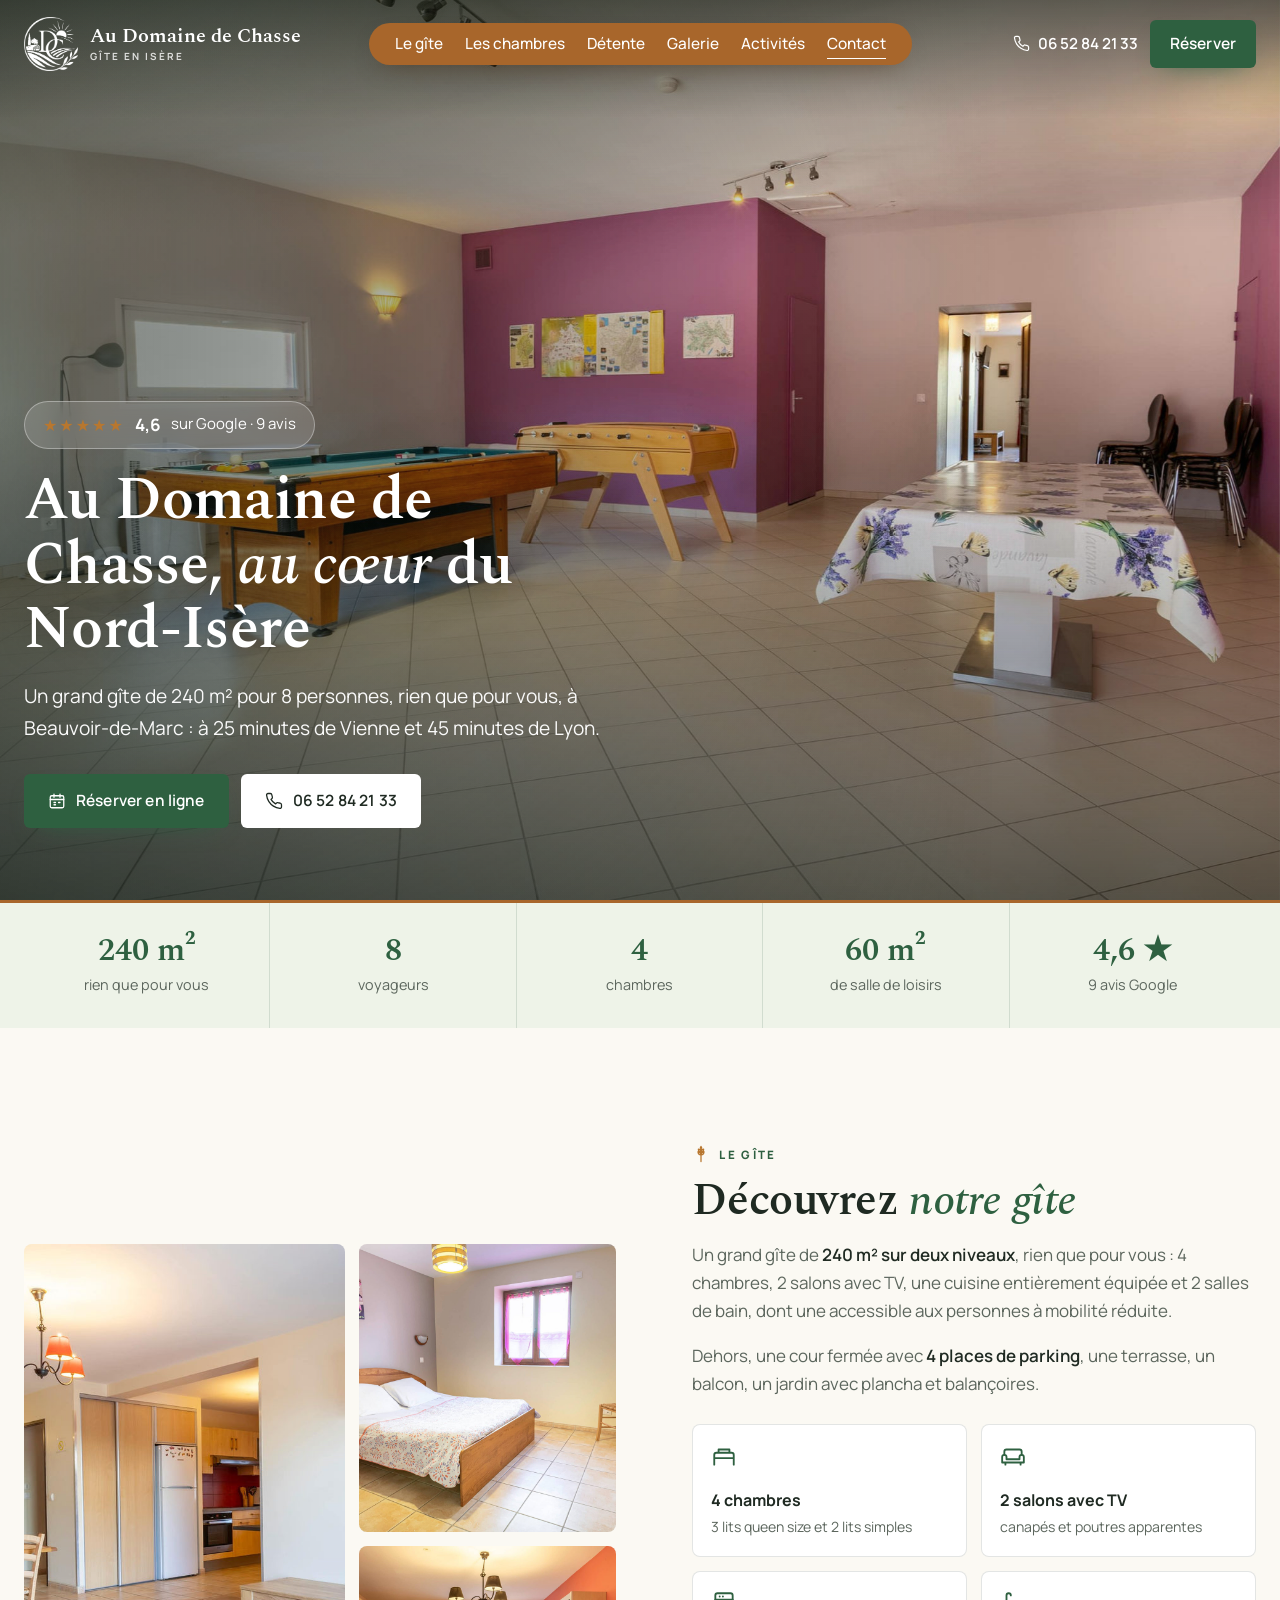
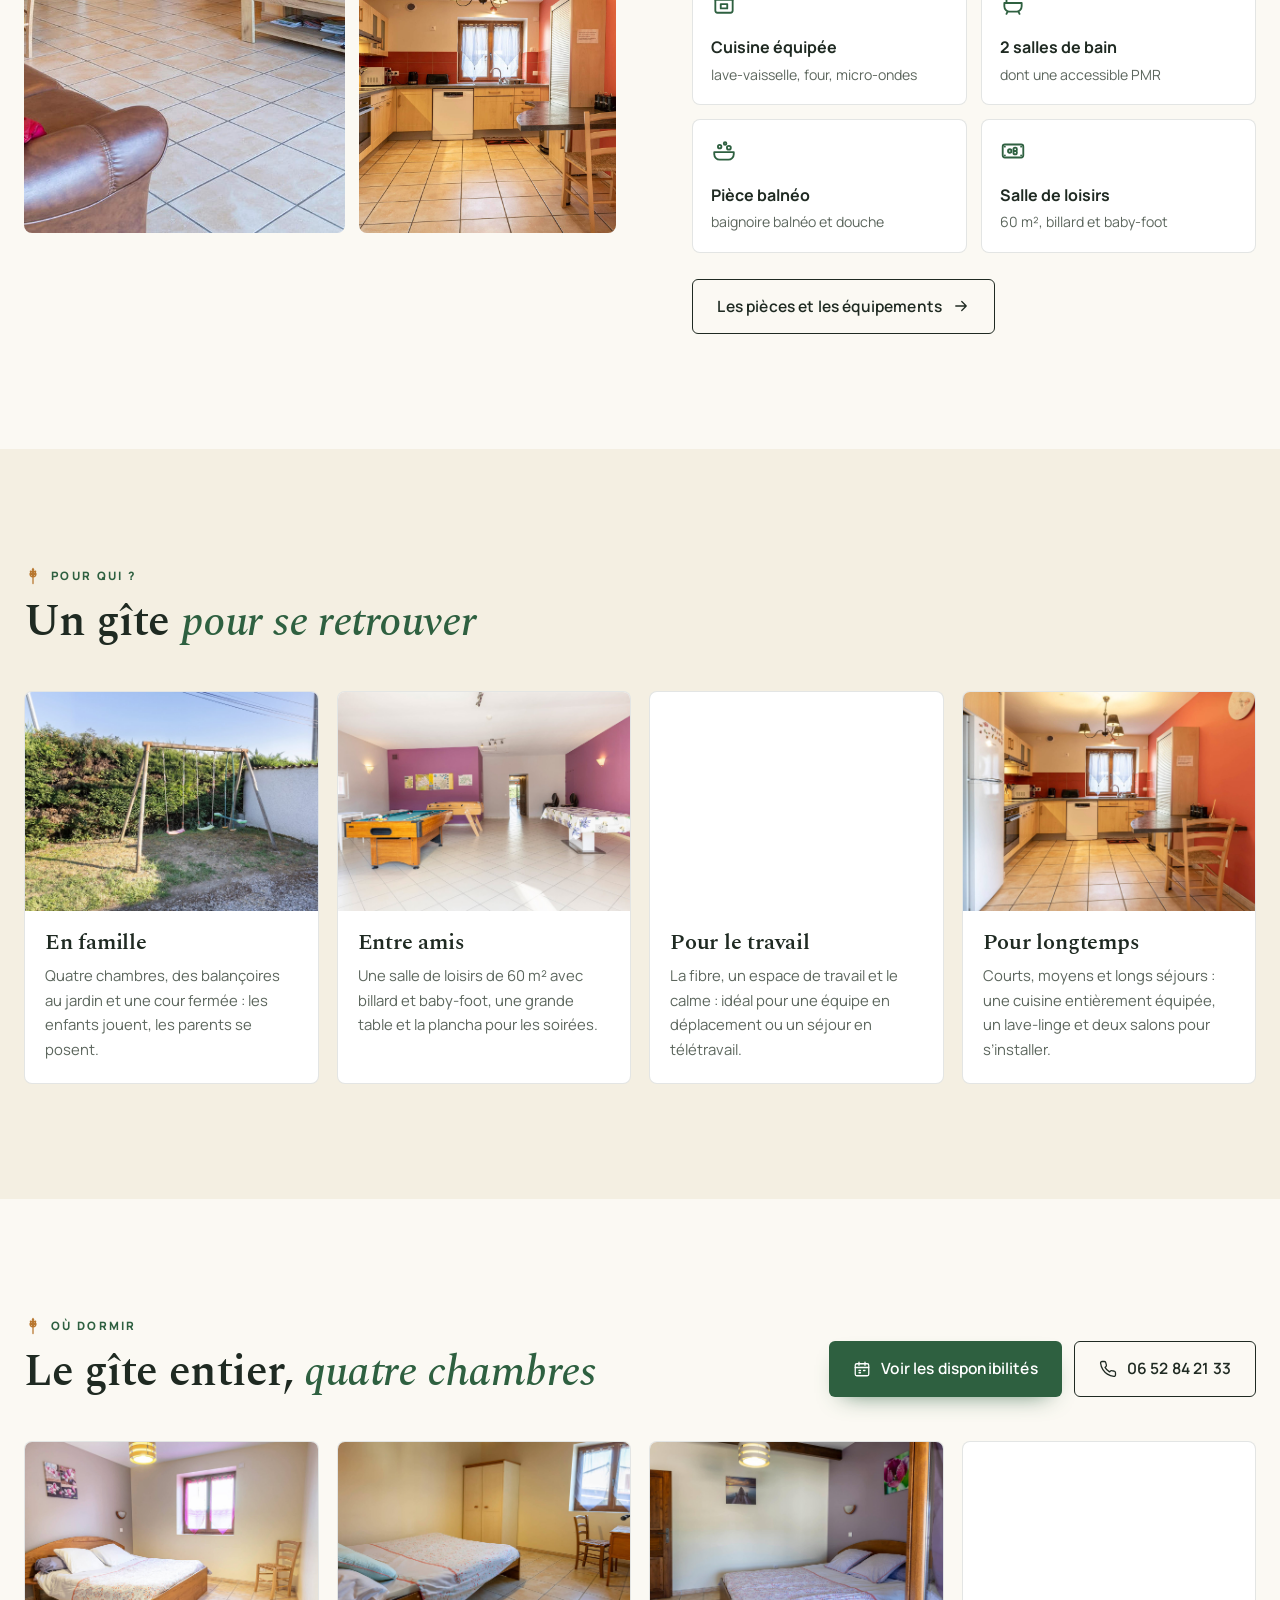
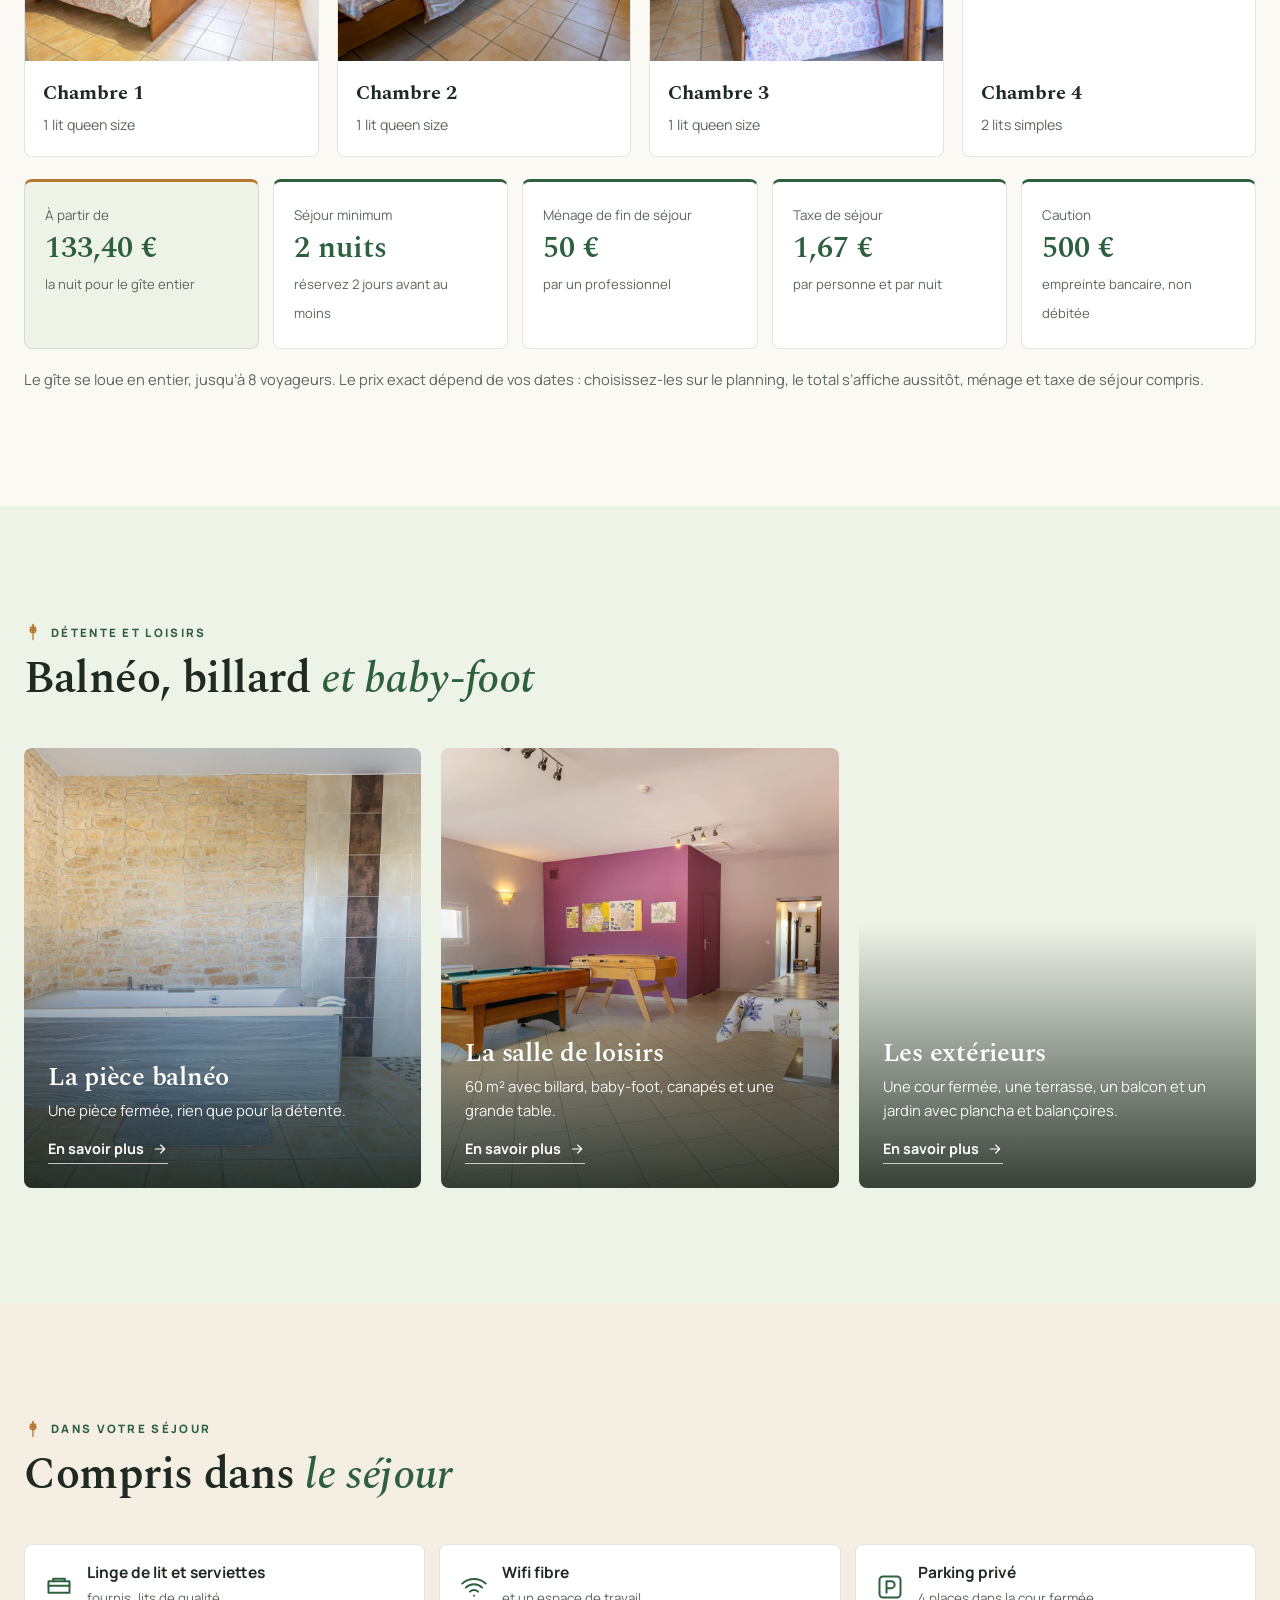
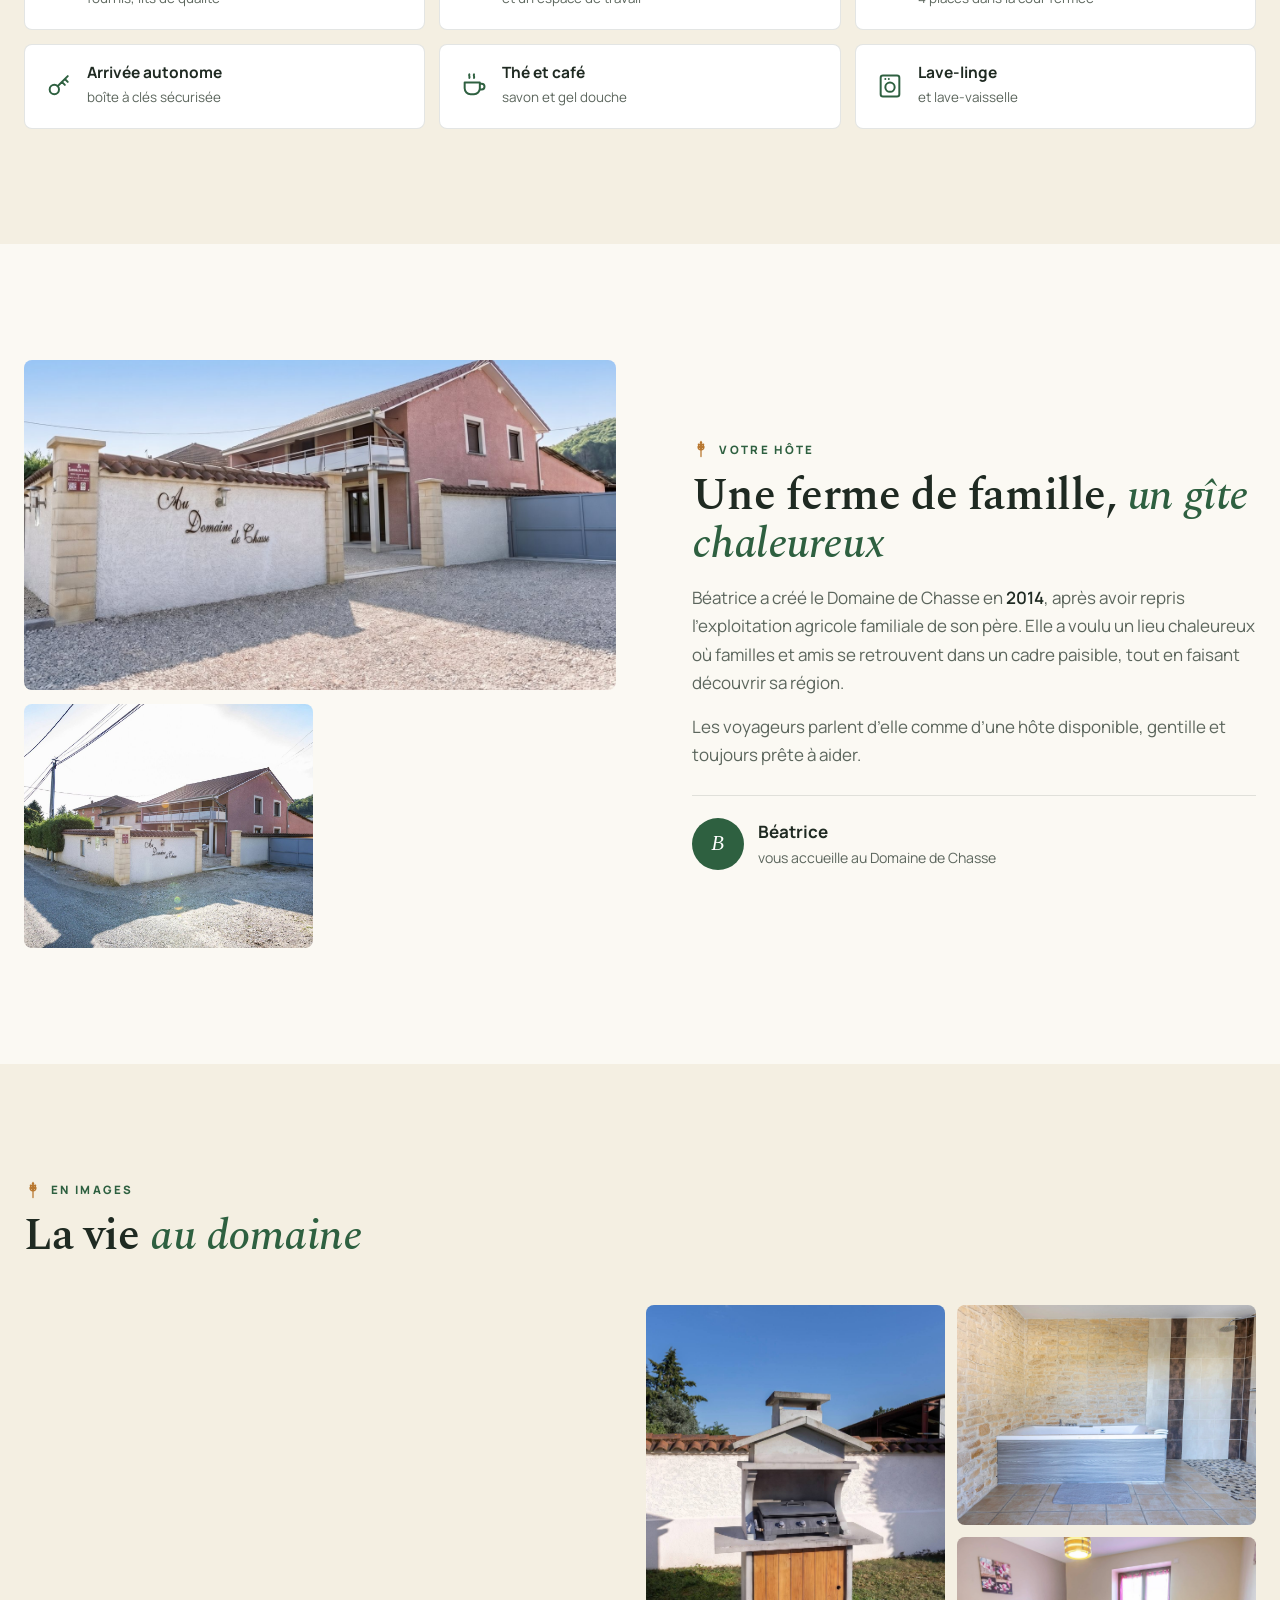
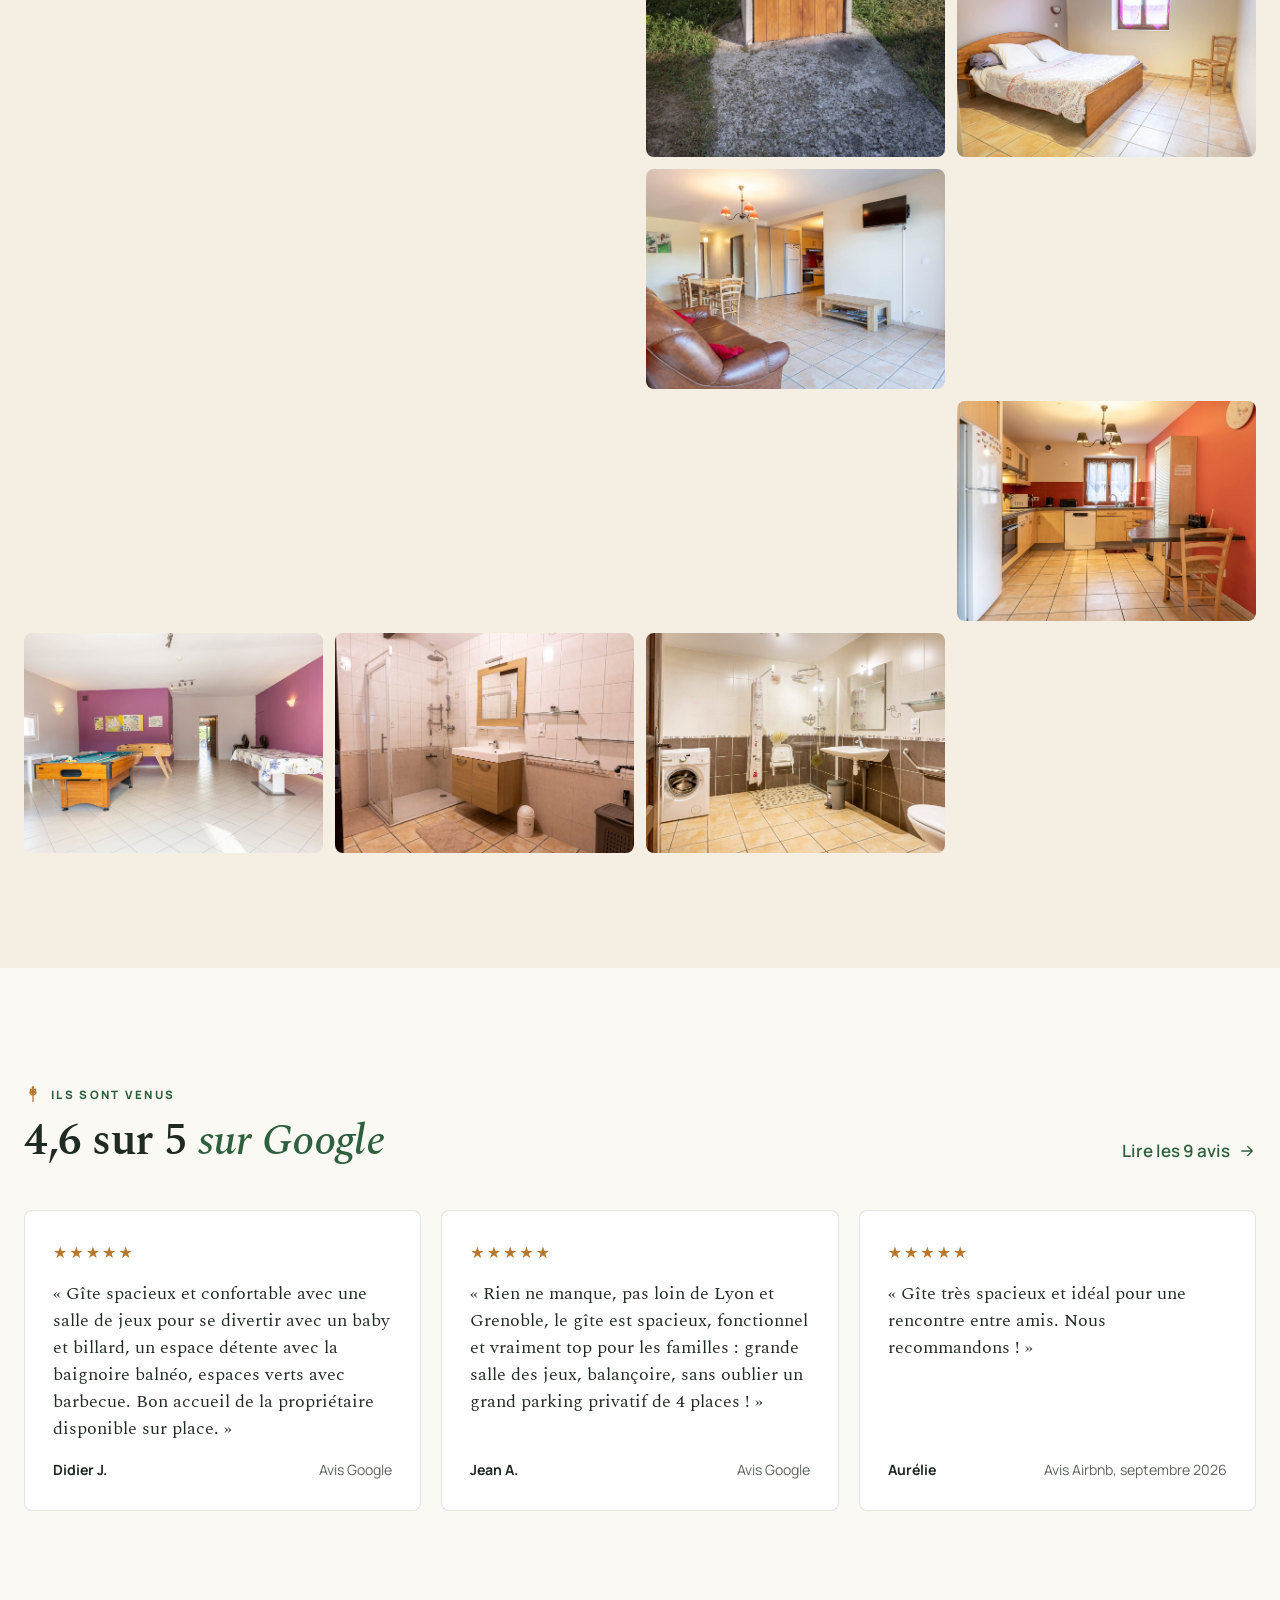
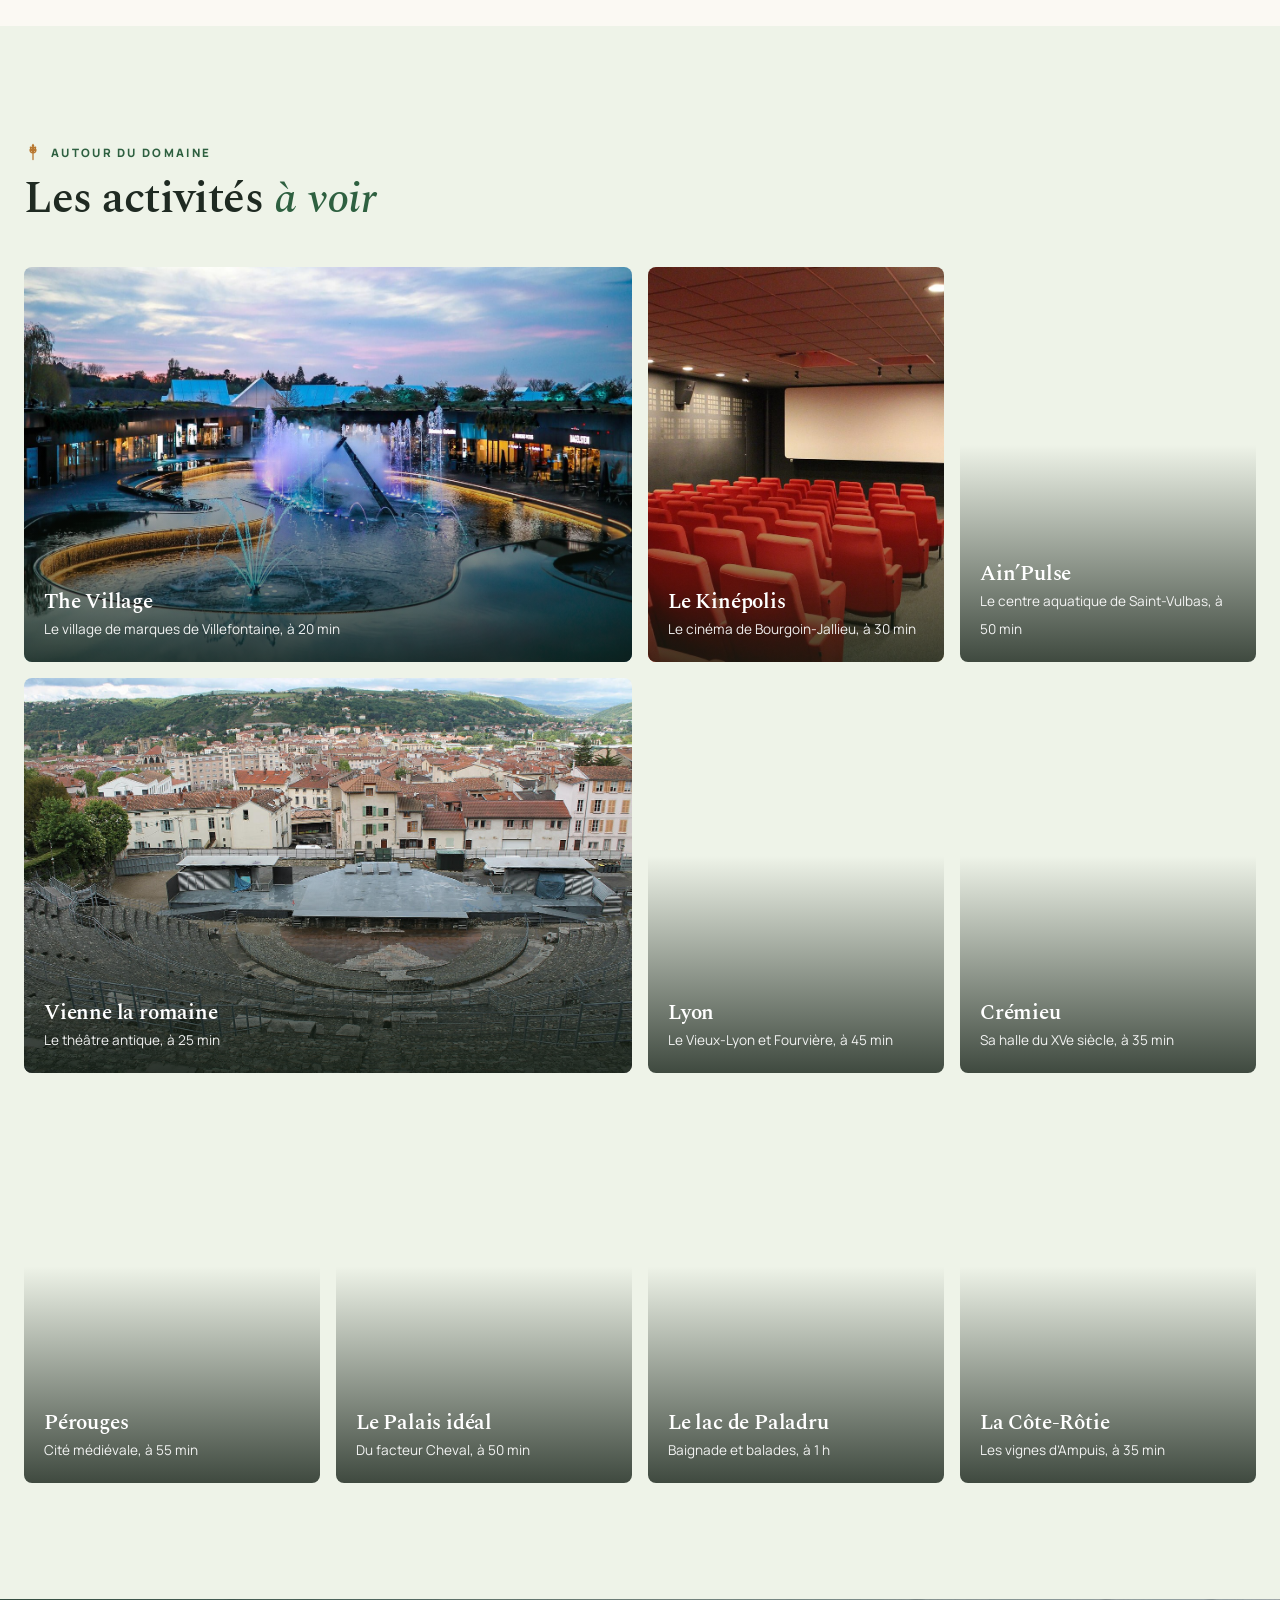
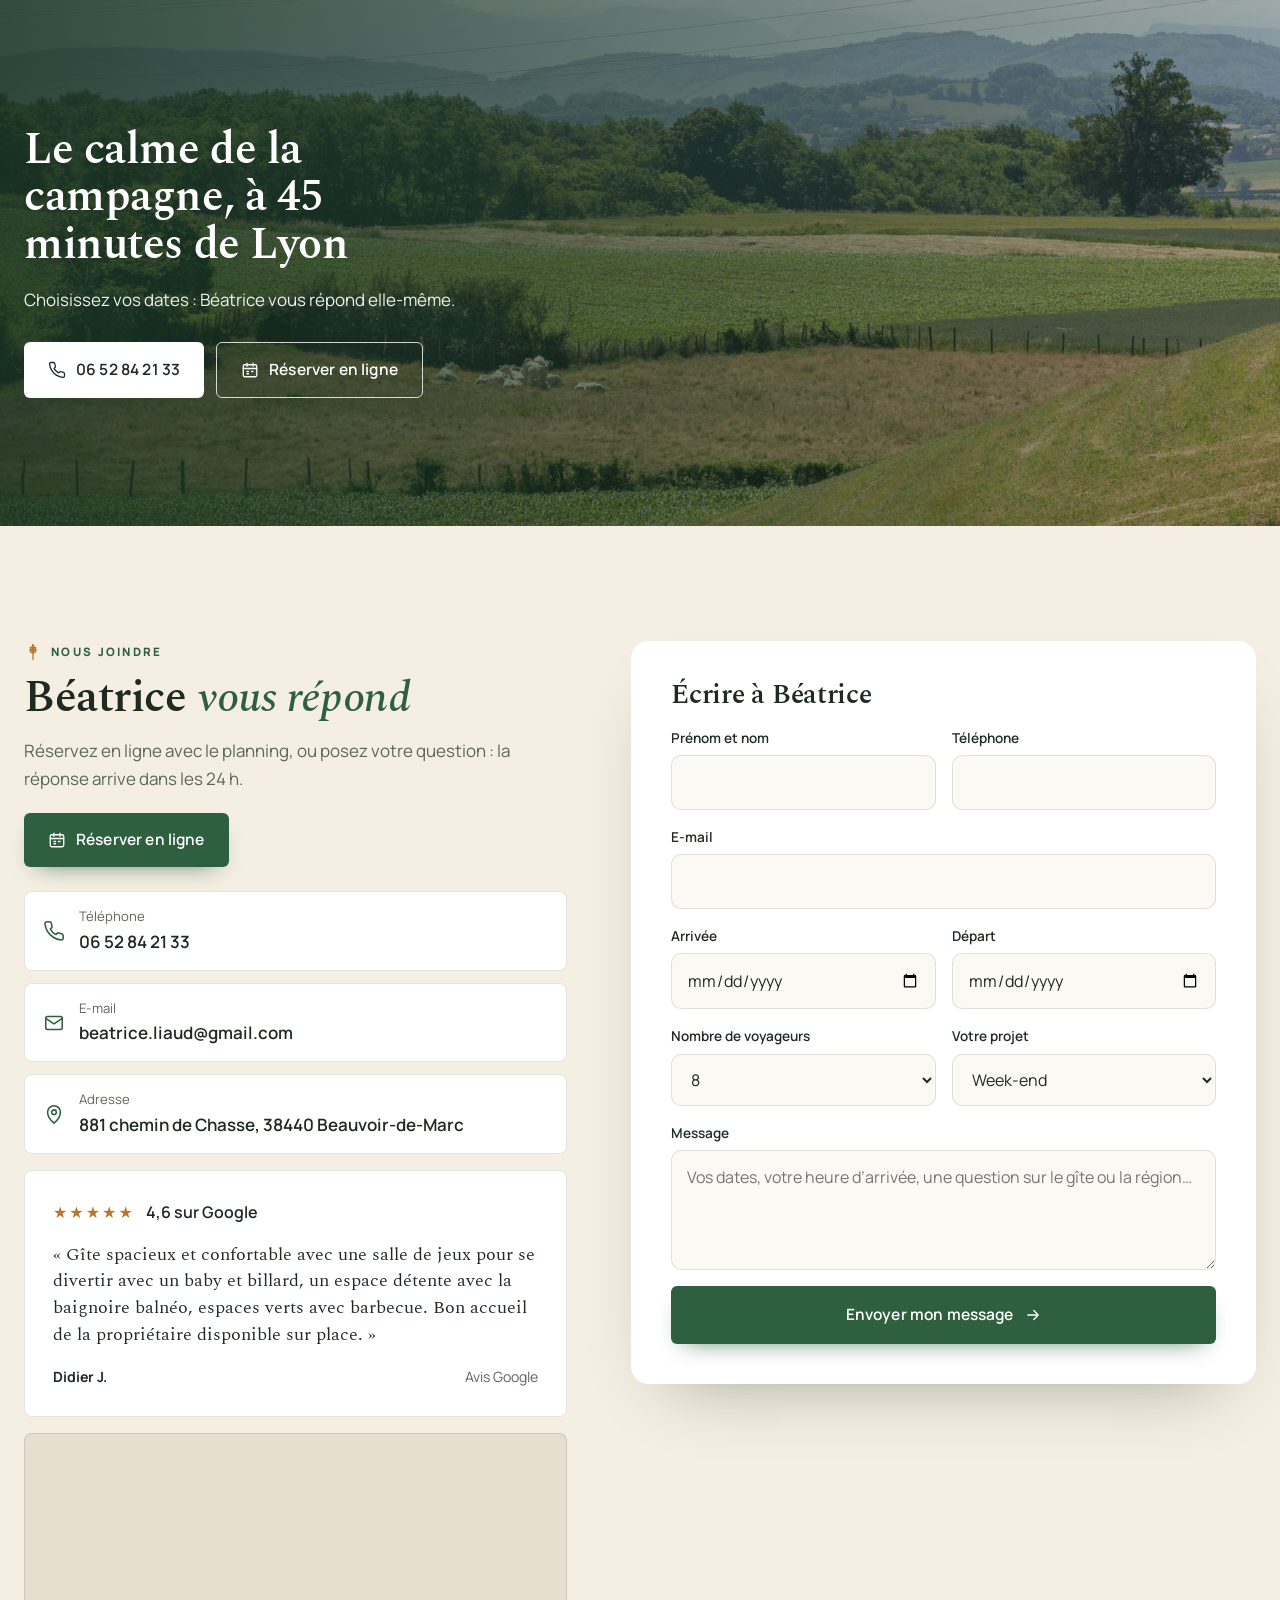
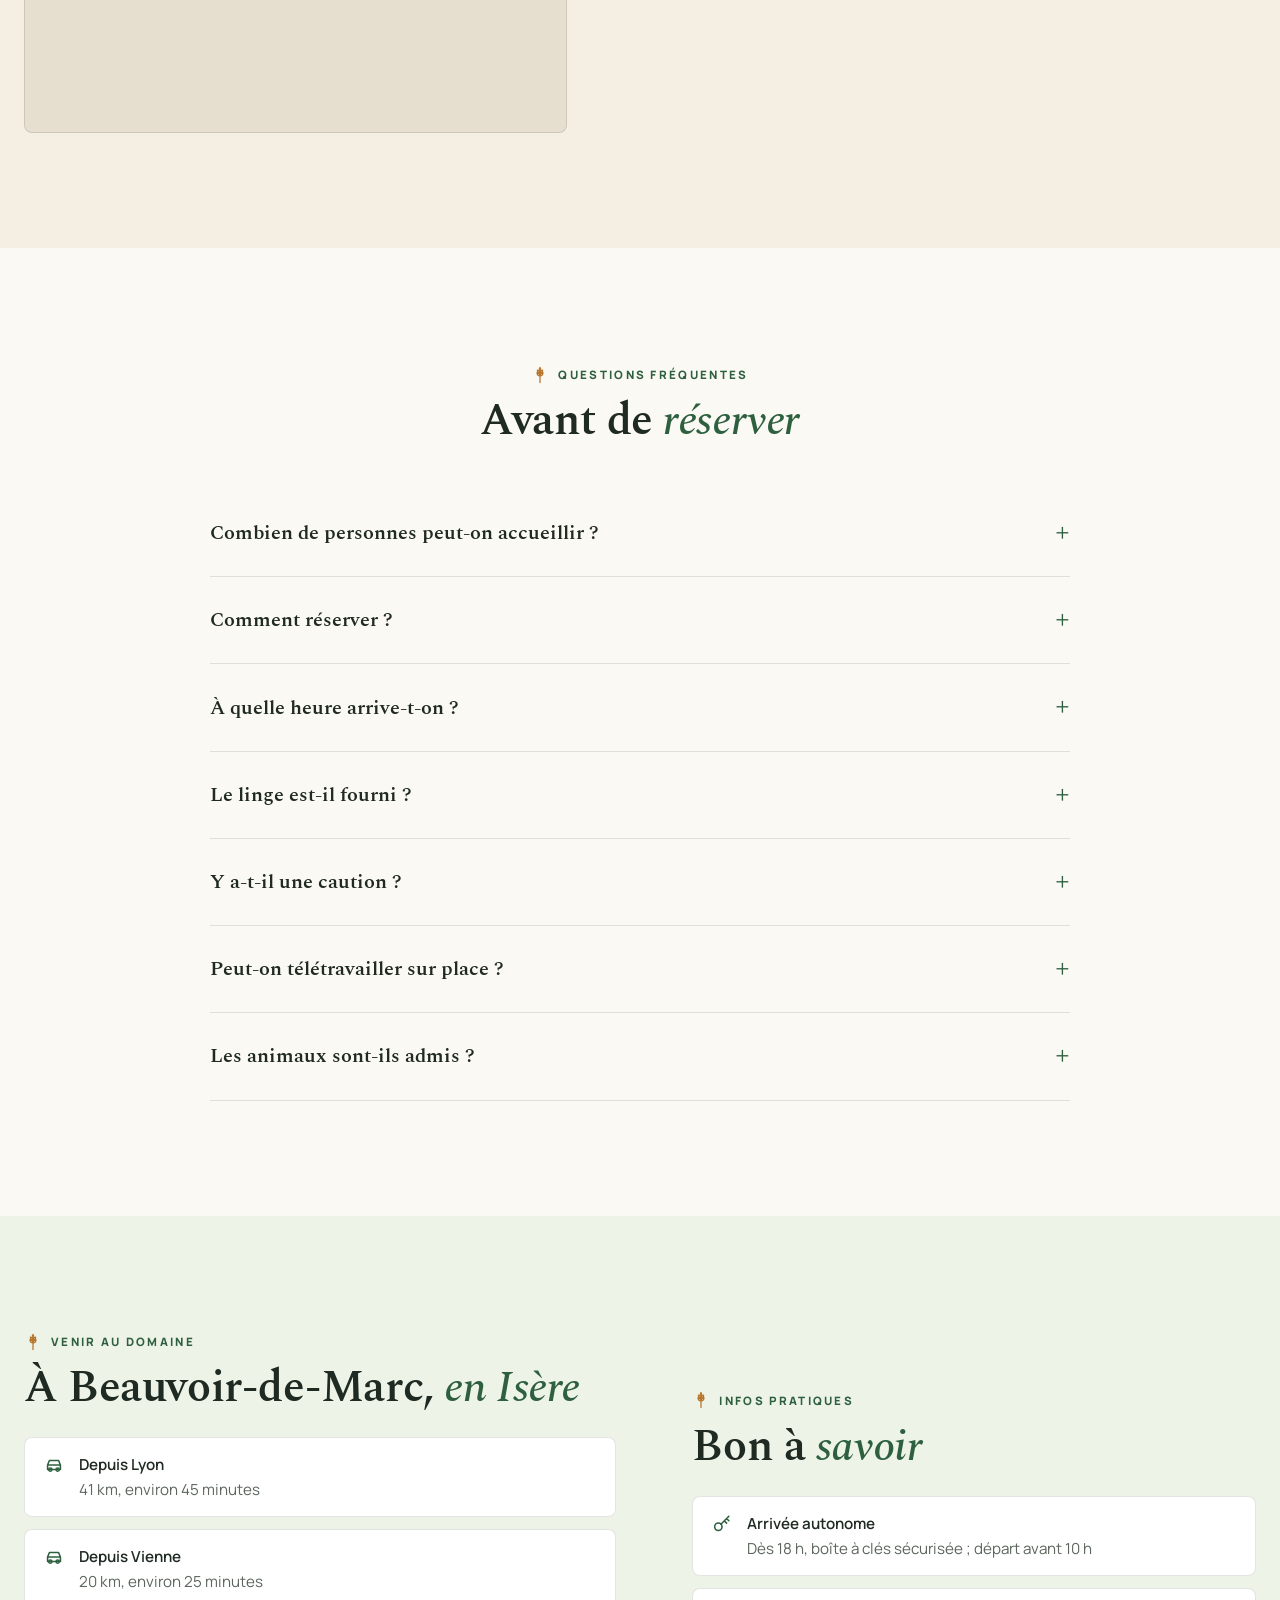
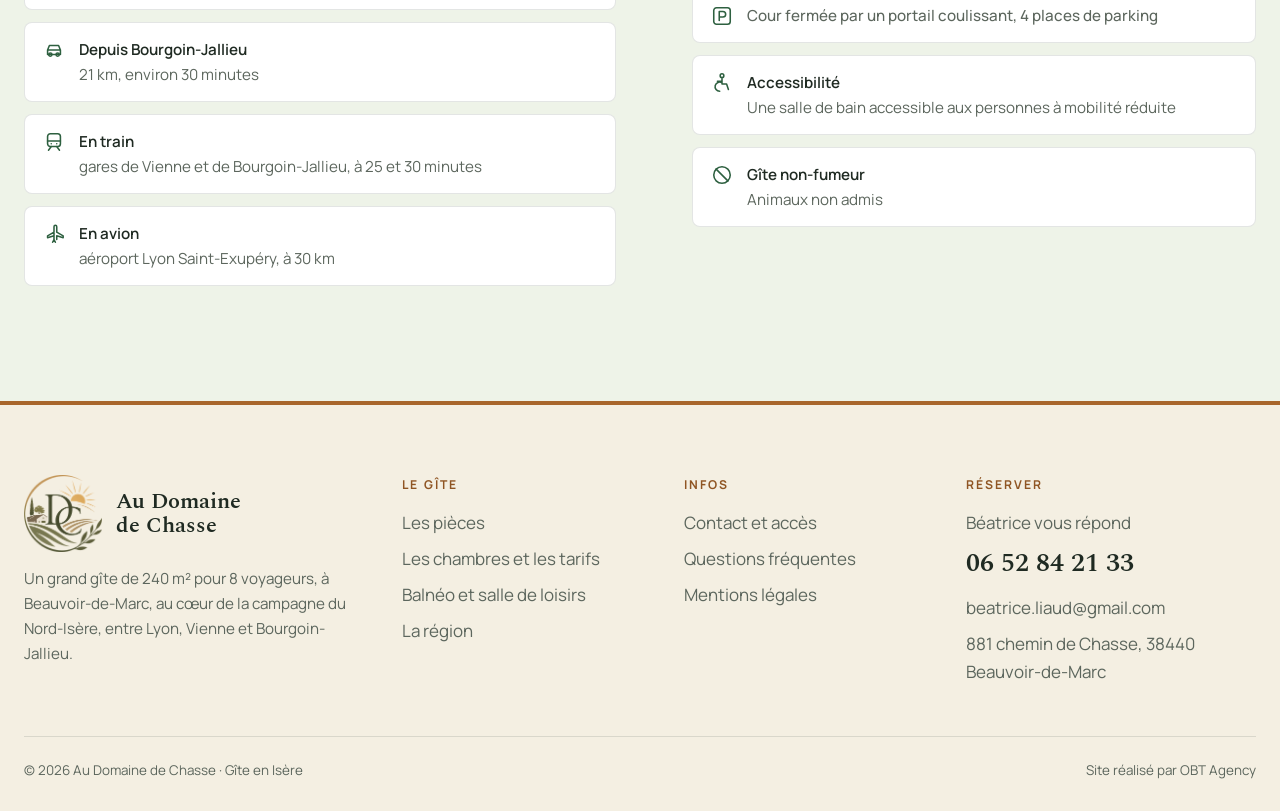
<file: index.html>
<!doctype html>
<html lang="fr">
<head>
<meta charset="utf-8">
<meta name="viewport" content="width=device-width, initial-scale=1">
<meta name="robots" content="noindex, nofollow">
<title>Au Domaine de Chasse · Grand gîte pour 8 en Isère</title>
<meta name="description" content="Au Domaine de Chasse : grand gîte de 240 m² pour 8 voyageurs à Beauvoir-de-Marc, avec balnéo, billard et baby-foot, entre Lyon, Vienne et Bourgoin-Jallieu.">
<link rel="icon" href="images/logo-couleur.png">
<link rel="preconnect" href="https://fonts.googleapis.com">
<link rel="preconnect" href="https://fonts.gstatic.com" crossorigin>
<link href="https://fonts.googleapis.com/css2?family=Manrope:wght@400;500;600;700;800&family=Spectral:ital,wght@0,500;0,600;1,500&display=swap" rel="stylesheet">
<link rel="stylesheet" href="css/style.css">
</head>
<body data-page="accueil">
<div class="loader" aria-hidden="true">
  <img class="fond" src="images/region/campagne.jpg" alt="">
  <img class="logo-entree" src="images/logo-blanc.png" alt="">
</div>
<header class="entete">
  <div class="conteneur barre">
    <a class="logo" href="#top" aria-label="Au Domaine de Chasse, accueil"><span class="monogramme"><img class="blanc" src="images/logo-blanc.png" alt="" width="640" height="629"><img class="sombre" src="images/logo-couleur.png" alt="" width="640" height="629"></span><span class="nom">Au Domaine de Chasse<small>Gîte en Isère</small></span></a>
    <ul class="menu">
      <li><a href="#gite">Le gîte</a></li><li><a href="#chambres">Les chambres</a></li><li><a href="#detente">Détente</a></li><li><a href="#galerie">Galerie</a></li><li><a href="#activites">Activités</a></li><li><a href="#contact">Contact</a></li>
    </ul>
    <div class="actions">
      <a class="tel-entete" href="tel:+33652842133"><svg viewBox="0 0 24 24" fill="none" stroke="currentColor" stroke-width="1.7" stroke-linecap="round" stroke-linejoin="round" aria-hidden="true"><path d="M22 16.9v3a2 2 0 0 1-2.2 2 19.8 19.8 0 0 1-8.6-3.1 19.5 19.5 0 0 1-6-6A19.8 19.8 0 0 1 2.1 4.2 2 2 0 0 1 4.1 2h3a2 2 0 0 1 2 1.7c.1 1 .4 1.9.7 2.8a2 2 0 0 1-.5 2.1L8 9.9a16 16 0 0 0 6 6l1.3-1.3a2 2 0 0 1 2.1-.4c.9.3 1.8.6 2.8.7a2 2 0 0 1 1.7 2z"/></svg><span>06 52 84 21 33</span></a>
      <a class="btn btn-plein" href="#contact" data-obt-reserve>Réserver</a>
      <button class="burger" aria-label="Menu" aria-expanded="false"><span></span></button>
    </div>
  </div>
</header>
<main>
<section class="hero" id="top">
  <div class="diapos">
    <img class="fond actif" src="images/gite/salle-loisirs.jpg" alt="La salle de loisirs avec billard et baby-foot">
    <img class="fond" src="images/gite/balneo.jpg" alt="La pièce balnéo et sa baignoire">
    <img class="fond" src="images/gite/salon.jpg" alt="Le salon aux poutres apparentes">
  </div>
  <div class="contenu">
    <a class="note-heros" href="https://www.google.com/maps/place/Au+Domaine+de+Chasse/@45.5311019,5.0796868,15z/data=!4m6!3m5!1s0x47f4d68433895723:0x71ac029676679ae7!8m2!3d45.5311019!4d5.0796868" target="_blank" rel="noopener"><span class="etoiles" role="img" aria-label="4,6 étoiles sur 5">★★★★★</span><strong>4,6</strong><span>sur Google · 9 avis</span></a>
    <h1>Au Domaine de Chasse, <em>au cœur</em> du Nord-Isère</h1>
    <p class="sous">Un grand gîte de 240 m² pour 8 personnes, rien que pour vous, à Beauvoir-de-Marc : à 25 minutes de Vienne et 45 minutes de Lyon.</p>
    <div class="boutons">
      <a class="btn btn-plein" href="#contact" data-obt-reserve="le-domaine"><svg viewBox="0 0 24 24" fill="none" stroke="currentColor" stroke-width="1.7" stroke-linecap="round" stroke-linejoin="round" aria-hidden="true"><rect x="3" y="5" width="18" height="16" rx="2"/><path d="M3 10h18M8 3v4M16 3v4M8 14h2M14 14h2M8 17h2"/></svg> Réserver en ligne</a>
      <a class="btn btn-blanc" href="tel:+33652842133"><svg viewBox="0 0 24 24" fill="none" stroke="currentColor" stroke-width="1.7" stroke-linecap="round" stroke-linejoin="round" aria-hidden="true"><path d="M22 16.9v3a2 2 0 0 1-2.2 2 19.8 19.8 0 0 1-8.6-3.1 19.5 19.5 0 0 1-6-6A19.8 19.8 0 0 1 2.1 4.2 2 2 0 0 1 4.1 2h3a2 2 0 0 1 2 1.7c.1 1 .4 1.9.7 2.8a2 2 0 0 1-.5 2.1L8 9.9a16 16 0 0 0 6 6l1.3-1.3a2 2 0 0 1 2.1-.4c.9.3 1.8.6 2.8.7a2 2 0 0 1 1.7 2z"/></svg> 06 52 84 21 33</a>
    </div>
  </div>
</section>

<section class="chiffres">
  <div class="conteneur grille">
    <div class="item"><strong>240 m²</strong><span>rien que pour vous</span></div>
    <div class="item"><strong>8</strong><span>voyageurs</span></div>
    <div class="item"><strong>4</strong><span>chambres</span></div>
    <div class="item"><strong>60 m²</strong><span>de salle de loisirs</span></div>
    <div class="item"><strong>4,6 ★</strong><span>9 avis Google</span></div>
  </div>
</section>

<section class="section" id="gite">
  <div class="conteneur duo">
    <div class="duo-photos" data-reveal><img src="images/gite/sejour.jpg" alt="Le séjour et la cuisine" loading="lazy" decoding="async"><img src="images/gite/chambre-1.jpg" alt="Une chambre avec lit queen size" loading="lazy" decoding="async"><img src="images/gite/cuisine.jpg" alt="La cuisine équipée" loading="lazy" decoding="async"></div>
    <div class="duo-texte" data-reveal>
      <span class="surtitre"><svg viewBox="0 0 24 24" fill="none" stroke="currentColor" stroke-width="1.7" stroke-linecap="round" stroke-linejoin="round" aria-hidden="true"><path d="M12 22V9"/><path d="M12 13c-2.5 0-4-1.6-4-4 2.5 0 4 1.6 4 4zM12 13c2.5 0 4-1.6 4-4-2.5 0-4 1.6-4 4zM12 9c-2.2 0-3.5-1.4-3.5-3.5C10.7 5.5 12 6.9 12 9zM12 9c2.2 0 3.5-1.4 3.5-3.5C13.3 5.5 12 6.9 12 9zM12 5.5c-1-1-1-2.5 0-3.5 1 1 1 2.5 0 3.5z"/></svg>Le gîte</span>
      <h2>Découvrez <em class="it">notre gîte</em></h2>
      <p>Un grand gîte de <strong>240 m² sur deux niveaux</strong>, rien que pour vous : 4 chambres, 2 salons avec TV, une cuisine entièrement équipée et 2 salles de bain, dont une accessible aux personnes à mobilité réduite.</p>
      <p>Dehors, une cour fermée avec <strong>4 places de parking</strong>, une terrasse, un balcon, un jardin avec plancha et balançoires.</p>
      <div class="pieces"><div class="piece"><svg viewBox="0 0 24 24" fill="none" stroke="currentColor" stroke-width="1.7" stroke-linecap="round" stroke-linejoin="round" aria-hidden="true"><path d="M3 18v-7a2 2 0 0 1 2-2h14a2 2 0 0 1 2 2v7M3 14h18M3 18v2M21 18v2M7 9V6h10v3"/></svg><strong>4 chambres</strong><small>3 lits queen size et 2 lits simples</small></div><div class="piece"><svg viewBox="0 0 24 24" fill="none" stroke="currentColor" stroke-width="1.7" stroke-linecap="round" stroke-linejoin="round" aria-hidden="true"><path d="M4 11V8a2 2 0 0 1 2-2h12a2 2 0 0 1 2 2v3"/><path d="M2 13a2 2 0 0 1 4 0v2h12v-2a2 2 0 0 1 4 0v5H2zM5 18v2M19 18v2"/></svg><strong>2 salons avec TV</strong><small>canapés et poutres apparentes</small></div><div class="piece"><svg viewBox="0 0 24 24" fill="none" stroke="currentColor" stroke-width="1.7" stroke-linecap="round" stroke-linejoin="round" aria-hidden="true"><rect x="4" y="3" width="16" height="18" rx="2"/><path d="M4 9h16M8 6h.01M11 6h.01M9 13h6v4H9z"/></svg><strong>Cuisine équipée</strong><small>lave-vaisselle, four, micro-ondes</small></div><div class="piece"><svg viewBox="0 0 24 24" fill="none" stroke="currentColor" stroke-width="1.7" stroke-linecap="round" stroke-linejoin="round" aria-hidden="true"><path d="M4 12h16v3a5 5 0 0 1-5 5H9a5 5 0 0 1-5-5zM6 12V5a2 2 0 0 1 4 0M7 20l-1 2M17 20l1 2"/></svg><strong>2 salles de bain</strong><small>dont une accessible PMR</small></div><div class="piece"><svg viewBox="0 0 24 24" fill="none" stroke="currentColor" stroke-width="1.7" stroke-linecap="round" stroke-linejoin="round" aria-hidden="true"><path d="M3 13h18v2a5 5 0 0 1-5 5H8a5 5 0 0 1-5-5z"/><circle cx="8" cy="8" r="1.6"/><circle cx="13" cy="5" r="1.2"/><circle cx="16.5" cy="9" r="1.8"/></svg><strong>Pièce balnéo</strong><small>baignoire balnéo et douche</small></div><div class="piece"><svg viewBox="0 0 24 24" fill="none" stroke="currentColor" stroke-width="1.7" stroke-linecap="round" stroke-linejoin="round" aria-hidden="true"><rect x="2.5" y="6" width="19" height="12" rx="2"/><circle cx="9" cy="12" r="1.6"/><circle cx="14" cy="10.5" r="1.6"/><circle cx="14" cy="13.5" r="1.6"/><path d="M4.5 8h.01M19.5 8h.01M4.5 16h.01M19.5 16h.01"/></svg><strong>Salle de loisirs</strong><small>60 m², billard et baby-foot</small></div></div>
      <button class="btn btn-contour" data-modale="m-equipements">Les pièces et les équipements <svg viewBox="0 0 24 24" fill="none" stroke="currentColor" stroke-width="1.7" stroke-linecap="round" stroke-linejoin="round" aria-hidden="true"><path d="M5 12h14M13 6l6 6-6 6"/></svg></button>
    </div>
  </div>
</section>

<section class="section creme">
  <div class="conteneur">
    <div class="entete-section"><div><span class="surtitre"><svg viewBox="0 0 24 24" fill="none" stroke="currentColor" stroke-width="1.7" stroke-linecap="round" stroke-linejoin="round" aria-hidden="true"><path d="M12 22V9"/><path d="M12 13c-2.5 0-4-1.6-4-4 2.5 0 4 1.6 4 4zM12 13c2.5 0 4-1.6 4-4-2.5 0-4 1.6-4 4zM12 9c-2.2 0-3.5-1.4-3.5-3.5C10.7 5.5 12 6.9 12 9zM12 9c2.2 0 3.5-1.4 3.5-3.5C13.3 5.5 12 6.9 12 9zM12 5.5c-1-1-1-2.5 0-3.5 1 1 1 2.5 0 3.5z"/></svg>Pour qui ?</span><h2>Un gîte <em class="it">pour se retrouver</em></h2></div></div>
    <div class="pour-qui"><article data-reveal><img src="images/gite/balancoires.jpg" alt="En famille" loading="lazy" decoding="async"><div class="corps"><h3>En famille</h3><p>Quatre chambres, des balançoires au jardin et une cour fermée : les enfants jouent, les parents se posent.</p></div></article><article data-reveal><img src="images/gite/billard-baby.jpg" alt="Entre amis" loading="lazy" decoding="async"><div class="corps"><h3>Entre amis</h3><p>Une salle de loisirs de 60 m² avec billard et baby-foot, une grande table et la plancha pour les soirées.</p></div></article><article data-reveal><img src="images/gite/bureau.jpg" alt="Pour le travail" loading="lazy" decoding="async"><div class="corps"><h3>Pour le travail</h3><p>La fibre, un espace de travail et le calme : idéal pour une équipe en déplacement ou un séjour en télétravail.</p></div></article><article data-reveal><img src="images/gite/cuisine.jpg" alt="Pour longtemps" loading="lazy" decoding="async"><div class="corps"><h3>Pour longtemps</h3><p>Courts, moyens et longs séjours : une cuisine entièrement équipée, un lave-linge et deux salons pour s’installer.</p></div></article></div>
  </div>
</section>

<section class="section" id="chambres">
  <div class="conteneur">
    <div class="entete-section"><div><span class="surtitre"><svg viewBox="0 0 24 24" fill="none" stroke="currentColor" stroke-width="1.7" stroke-linecap="round" stroke-linejoin="round" aria-hidden="true"><path d="M12 22V9"/><path d="M12 13c-2.5 0-4-1.6-4-4 2.5 0 4 1.6 4 4zM12 13c2.5 0 4-1.6 4-4-2.5 0-4 1.6-4 4zM12 9c-2.2 0-3.5-1.4-3.5-3.5C10.7 5.5 12 6.9 12 9zM12 9c2.2 0 3.5-1.4 3.5-3.5C13.3 5.5 12 6.9 12 9zM12 5.5c-1-1-1-2.5 0-3.5 1 1 1 2.5 0 3.5z"/></svg>Où dormir</span><h2>Le gîte entier, <em class="it">quatre chambres</em></h2></div><div class="boutons"><a class="btn btn-plein" href="#contact" data-obt-reserve="le-domaine"><svg viewBox="0 0 24 24" fill="none" stroke="currentColor" stroke-width="1.7" stroke-linecap="round" stroke-linejoin="round" aria-hidden="true"><rect x="3" y="5" width="18" height="16" rx="2"/><path d="M3 10h18M8 3v4M16 3v4M8 14h2M14 14h2M8 17h2"/></svg> Voir les disponibilités</a><a class="btn btn-contour" href="tel:+33652842133"><svg viewBox="0 0 24 24" fill="none" stroke="currentColor" stroke-width="1.7" stroke-linecap="round" stroke-linejoin="round" aria-hidden="true"><path d="M22 16.9v3a2 2 0 0 1-2.2 2 19.8 19.8 0 0 1-8.6-3.1 19.5 19.5 0 0 1-6-6A19.8 19.8 0 0 1 2.1 4.2 2 2 0 0 1 4.1 2h3a2 2 0 0 1 2 1.7c.1 1 .4 1.9.7 2.8a2 2 0 0 1-.5 2.1L8 9.9a16 16 0 0 0 6 6l1.3-1.3a2 2 0 0 1 2.1-.4c.9.3 1.8.6 2.8.7a2 2 0 0 1 1.7 2z"/></svg> 06 52 84 21 33</a></div></div>
    <div class="chambres"><article class="chambre" data-reveal><button data-galerie="images/gite/chambre-1.jpg" data-legende="Chambre 1, 1 lit queen size" aria-label="Agrandir : Chambre 1"><img src="images/gite/chambre-1.jpg" alt="Chambre 1, 1 lit queen size" loading="lazy" decoding="async"></button><div class="corps"><strong>Chambre 1</strong><small>1 lit queen size</small></div></article><article class="chambre" data-reveal><button data-galerie="images/gite/chambre-2.jpg" data-legende="Chambre 2, 1 lit queen size" aria-label="Agrandir : Chambre 2"><img src="images/gite/chambre-2.jpg" alt="Chambre 2, 1 lit queen size" loading="lazy" decoding="async"></button><div class="corps"><strong>Chambre 2</strong><small>1 lit queen size</small></div></article><article class="chambre" data-reveal><button data-galerie="images/gite/chambre-3.jpg" data-legende="Chambre 3, 1 lit queen size" aria-label="Agrandir : Chambre 3"><img src="images/gite/chambre-3.jpg" alt="Chambre 3, 1 lit queen size" loading="lazy" decoding="async"></button><div class="corps"><strong>Chambre 3</strong><small>1 lit queen size</small></div></article><article class="chambre" data-reveal><button data-galerie="images/gite/chambre-4.jpg" data-legende="Chambre 4, 2 lits simples" aria-label="Agrandir : Chambre 4"><img src="images/gite/chambre-4.jpg" alt="Chambre 4, 2 lits simples" loading="lazy" decoding="async"></button><div class="corps"><strong>Chambre 4</strong><small>2 lits simples</small></div></article></div>
    <div class="reperes" data-reveal><div class="cle"><span>À partir de</span><strong>133,40 €</strong><small>la nuit pour le gîte entier</small></div><div><span>Séjour minimum</span><strong>2 nuits</strong><small>réservez 2 jours avant au moins</small></div><div><span>Ménage de fin de séjour</span><strong>50 €</strong><small>par un professionnel</small></div><div><span>Taxe de séjour</span><strong>1,67 €</strong><small>par personne et par nuit</small></div><div><span>Caution</span><strong>500 €</strong><small>empreinte bancaire, non débitée</small></div></div>
    <p class="note-prix">Le gîte se loue en entier, jusqu’à 8 voyageurs. Le prix exact dépend de vos dates : choisissez-les sur le planning, le total s’affiche aussitôt, ménage et taxe de séjour compris.</p>
  </div>
</section>

<section class="section glacier" id="detente">
  <div class="conteneur">
    <div class="entete-section"><div><span class="surtitre"><svg viewBox="0 0 24 24" fill="none" stroke="currentColor" stroke-width="1.7" stroke-linecap="round" stroke-linejoin="round" aria-hidden="true"><path d="M12 22V9"/><path d="M12 13c-2.5 0-4-1.6-4-4 2.5 0 4 1.6 4 4zM12 13c2.5 0 4-1.6 4-4-2.5 0-4 1.6-4 4zM12 9c-2.2 0-3.5-1.4-3.5-3.5C10.7 5.5 12 6.9 12 9zM12 9c2.2 0 3.5-1.4 3.5-3.5C13.3 5.5 12 6.9 12 9zM12 5.5c-1-1-1-2.5 0-3.5 1 1 1 2.5 0 3.5z"/></svg>Détente et loisirs</span><h2>Balnéo, billard <em class="it">et baby-foot</em></h2></div></div>
    <div class="espaces"><button class="espace carte-cliquable" data-modale="m-balneo" data-reveal><img src="images/gite/balneo.jpg" alt="La pièce balnéo" loading="lazy" decoding="async"><div class="txt"><h3>La pièce balnéo</h3><p>Une pièce fermée, rien que pour la détente.</p><span class="voir">En savoir plus <svg viewBox="0 0 24 24" fill="none" stroke="currentColor" stroke-width="1.7" stroke-linecap="round" stroke-linejoin="round" aria-hidden="true"><path d="M5 12h14M13 6l6 6-6 6"/></svg></span></div></button><button class="espace carte-cliquable" data-modale="m-loisirs" data-reveal><img src="images/gite/salle-loisirs.jpg" alt="La salle de loisirs" loading="lazy" decoding="async"><div class="txt"><h3>La salle de loisirs</h3><p>60 m² avec billard, baby-foot, canapés et une grande table.</p><span class="voir">En savoir plus <svg viewBox="0 0 24 24" fill="none" stroke="currentColor" stroke-width="1.7" stroke-linecap="round" stroke-linejoin="round" aria-hidden="true"><path d="M5 12h14M13 6l6 6-6 6"/></svg></span></div></button><button class="espace carte-cliquable" data-modale="m-dehors" data-reveal><img src="images/gite/jardin-barbecue.jpg" alt="Les extérieurs" loading="lazy" decoding="async"><div class="txt"><h3>Les extérieurs</h3><p>Une cour fermée, une terrasse, un balcon et un jardin avec plancha et balançoires.</p><span class="voir">En savoir plus <svg viewBox="0 0 24 24" fill="none" stroke="currentColor" stroke-width="1.7" stroke-linecap="round" stroke-linejoin="round" aria-hidden="true"><path d="M5 12h14M13 6l6 6-6 6"/></svg></span></div></button></div>
  </div>
</section>

<section class="section creme">
  <div class="conteneur">
    <div class="entete-section"><div><span class="surtitre"><svg viewBox="0 0 24 24" fill="none" stroke="currentColor" stroke-width="1.7" stroke-linecap="round" stroke-linejoin="round" aria-hidden="true"><path d="M12 22V9"/><path d="M12 13c-2.5 0-4-1.6-4-4 2.5 0 4 1.6 4 4zM12 13c2.5 0 4-1.6 4-4-2.5 0-4 1.6-4 4zM12 9c-2.2 0-3.5-1.4-3.5-3.5C10.7 5.5 12 6.9 12 9zM12 9c2.2 0 3.5-1.4 3.5-3.5C13.3 5.5 12 6.9 12 9zM12 5.5c-1-1-1-2.5 0-3.5 1 1 1 2.5 0 3.5z"/></svg>Dans votre séjour</span><h2>Compris dans <em class="it">le séjour</em></h2></div></div>
    <div class="compris"><div class="bloc" data-reveal><svg viewBox="0 0 24 24" fill="none" stroke="currentColor" stroke-width="1.7" stroke-linecap="round" stroke-linejoin="round" aria-hidden="true"><path d="M3 7h18v10H3z"/><path d="M3 11h18M7 7V5h10v2"/></svg><div><strong>Linge de lit et serviettes</strong><small>fournis, lits de qualité</small></div></div><div class="bloc" data-reveal><svg viewBox="0 0 24 24" fill="none" stroke="currentColor" stroke-width="1.7" stroke-linecap="round" stroke-linejoin="round" aria-hidden="true"><path d="M5 12.5a10 10 0 0 1 14 0M8.5 16a5 5 0 0 1 7 0M2 9a15 15 0 0 1 20 0M12 19.5h.01"/></svg><div><strong>Wifi fibre</strong><small>et un espace de travail</small></div></div><div class="bloc" data-reveal><svg viewBox="0 0 24 24" fill="none" stroke="currentColor" stroke-width="1.7" stroke-linecap="round" stroke-linejoin="round" aria-hidden="true"><rect x="3" y="3" width="18" height="18" rx="3"/><path d="M9 17V7h4a3 3 0 0 1 0 6H9"/></svg><div><strong>Parking privé</strong><small>4 places dans la cour fermée</small></div></div><div class="bloc" data-reveal><svg viewBox="0 0 24 24" fill="none" stroke="currentColor" stroke-width="1.7" stroke-linecap="round" stroke-linejoin="round" aria-hidden="true"><circle cx="8" cy="15" r="4"/><path d="m10.8 12.2 8.7-8.7M17 6l2.5 2.5M14.5 8.5 17 11"/></svg><div><strong>Arrivée autonome</strong><small>boîte à clés sécurisée</small></div></div><div class="bloc" data-reveal><svg viewBox="0 0 24 24" fill="none" stroke="currentColor" stroke-width="1.7" stroke-linecap="round" stroke-linejoin="round" aria-hidden="true"><path d="M4 9h13v5a5 5 0 0 1-5 5H9a5 5 0 0 1-5-5zM17 10h1.5a2.5 2.5 0 0 1 0 5H17M8 2c-.7 1 .7 2 0 3M12 2c-.7 1 .7 2 0 3"/></svg><div><strong>Thé et café</strong><small>savon et gel douche</small></div></div><div class="bloc" data-reveal><svg viewBox="0 0 24 24" fill="none" stroke="currentColor" stroke-width="1.7" stroke-linecap="round" stroke-linejoin="round" aria-hidden="true"><rect x="4" y="3" width="16" height="18" rx="2"/><circle cx="12" cy="13" r="4"/><path d="M8 6h.01M11 6h.01"/></svg><div><strong>Lave-linge</strong><small>et lave-vaisselle</small></div></div></div>
  </div>
</section>

<section class="section">
  <div class="conteneur duo">
    <div class="duo-photos paysage" data-reveal><img src="images/gite/entree-cour.jpg" alt="L’entrée du Domaine de Chasse" loading="lazy" decoding="async"><img src="images/gite/arrivee.jpg" alt="L’arrivée par le chemin de Chasse" loading="lazy" decoding="async"><img src="images/gite/entree-mur.jpg" alt="Le mur d’entrée et sa plaque Gîtes de France" loading="lazy" decoding="async"></div>
    <div class="duo-texte" data-reveal>
      <span class="surtitre"><svg viewBox="0 0 24 24" fill="none" stroke="currentColor" stroke-width="1.7" stroke-linecap="round" stroke-linejoin="round" aria-hidden="true"><path d="M12 22V9"/><path d="M12 13c-2.5 0-4-1.6-4-4 2.5 0 4 1.6 4 4zM12 13c2.5 0 4-1.6 4-4-2.5 0-4 1.6-4 4zM12 9c-2.2 0-3.5-1.4-3.5-3.5C10.7 5.5 12 6.9 12 9zM12 9c2.2 0 3.5-1.4 3.5-3.5C13.3 5.5 12 6.9 12 9zM12 5.5c-1-1-1-2.5 0-3.5 1 1 1 2.5 0 3.5z"/></svg>Votre hôte</span>
      <h2>Une ferme de famille, <em class="it">un gîte chaleureux</em></h2>
      <p>Béatrice a créé le Domaine de Chasse en <strong>2014</strong>, après avoir repris l’exploitation agricole familiale de son père. Elle a voulu un lieu chaleureux où familles et amis se retrouvent dans un cadre paisible, tout en faisant découvrir sa région.</p>
      <p>Les voyageurs parlent d’elle comme d’une hôte disponible, gentille et toujours prête à aider.</p>
      <div class="signature"><span class="rond">B</span><div><strong>Béatrice</strong><small>vous accueille au Domaine de Chasse</small></div></div>
    </div>
  </div>
</section>

<section class="section creme" id="galerie">
  <div class="conteneur">
    <div class="entete-section"><div><span class="surtitre"><svg viewBox="0 0 24 24" fill="none" stroke="currentColor" stroke-width="1.7" stroke-linecap="round" stroke-linejoin="round" aria-hidden="true"><path d="M12 22V9"/><path d="M12 13c-2.5 0-4-1.6-4-4 2.5 0 4 1.6 4 4zM12 13c2.5 0 4-1.6 4-4-2.5 0-4 1.6-4 4zM12 9c-2.2 0-3.5-1.4-3.5-3.5C10.7 5.5 12 6.9 12 9zM12 9c2.2 0 3.5-1.4 3.5-3.5C13.3 5.5 12 6.9 12 9zM12 5.5c-1-1-1-2.5 0-3.5 1 1 1 2.5 0 3.5z"/></svg>En images</span><h2>La vie <em class="it">au domaine</em></h2></div></div>
    <div class="mosaique" data-reveal><button class="grand" data-galerie="images/gite/grande-table.jpg" data-legende="La grande table de la salle de loisirs" aria-label="Agrandir : La grande table de la salle de loisirs"><img src="images/gite/grande-table.jpg" alt="La grande table de la salle de loisirs" loading="lazy" decoding="async"><span>La grande table de la salle de loisirs</span></button><button class="haut" data-galerie="images/gite/plancha.jpg" data-legende="La plancha au jardin" aria-label="Agrandir : La plancha au jardin"><img src="images/gite/plancha.jpg" alt="La plancha au jardin" loading="lazy" decoding="async"><span>La plancha au jardin</span></button><button class="" data-galerie="images/gite/balneo.jpg" data-legende="La baignoire balnéo" aria-label="Agrandir : La baignoire balnéo"><img src="images/gite/balneo.jpg" alt="La baignoire balnéo" loading="lazy" decoding="async"><span>La baignoire balnéo</span></button><button class="" data-galerie="images/gite/chambre-1.jpg" data-legende="Une chambre avec lit queen size" aria-label="Agrandir : Une chambre avec lit queen size"><img src="images/gite/chambre-1.jpg" alt="Une chambre avec lit queen size" loading="lazy" decoding="async"><span>Une chambre avec lit queen size</span></button><button class="haut" data-galerie="images/gite/bureau.jpg" data-legende="Le bureau" aria-label="Agrandir : Le bureau"><img src="images/gite/bureau.jpg" alt="Le bureau" loading="lazy" decoding="async"><span>Le bureau</span></button><button class="" data-galerie="images/gite/terrasse.jpg" data-legende="La terrasse et la cour" aria-label="Agrandir : La terrasse et la cour"><img src="images/gite/terrasse.jpg" alt="La terrasse et la cour" loading="lazy" decoding="async"><span>La terrasse et la cour</span></button><button class="" data-galerie="images/gite/sejour.jpg" data-legende="Le séjour" aria-label="Agrandir : Le séjour"><img src="images/gite/sejour.jpg" alt="Le séjour" loading="lazy" decoding="async"><span>Le séjour</span></button><button class="" data-galerie="images/gite/salon.jpg" data-legende="Le salon de l’étage" aria-label="Agrandir : Le salon de l’étage"><img src="images/gite/salon.jpg" alt="Le salon de l’étage" loading="lazy" decoding="async"><span>Le salon de l’étage</span></button><button class="" data-galerie="images/gite/balcon.jpg" data-legende="Le balcon" aria-label="Agrandir : Le balcon"><img src="images/gite/balcon.jpg" alt="Le balcon" loading="lazy" decoding="async"><span>Le balcon</span></button><button class="" data-galerie="images/gite/salle-a-manger.jpg" data-legende="La salle à manger" aria-label="Agrandir : La salle à manger"><img src="images/gite/salle-a-manger.jpg" alt="La salle à manger" loading="lazy" decoding="async"><span>La salle à manger</span></button><button class="" data-galerie="images/gite/cuisine.jpg" data-legende="La cuisine équipée" aria-label="Agrandir : La cuisine équipée"><img src="images/gite/cuisine.jpg" alt="La cuisine équipée" loading="lazy" decoding="async"><span>La cuisine équipée</span></button><button class="" data-galerie="images/gite/billard-baby.jpg" data-legende="Le billard et le baby-foot" aria-label="Agrandir : Le billard et le baby-foot"><img src="images/gite/billard-baby.jpg" alt="Le billard et le baby-foot" loading="lazy" decoding="async"><span>Le billard et le baby-foot</span></button><button class="" data-galerie="images/gite/salle-de-bain.jpg" data-legende="La salle de bain" aria-label="Agrandir : La salle de bain"><img src="images/gite/salle-de-bain.jpg" alt="La salle de bain" loading="lazy" decoding="async"><span>La salle de bain</span></button><button class="" data-galerie="images/gite/salle-de-bain-pmr.jpg" data-legende="La salle de bain du rez-de-chaussée" aria-label="Agrandir : La salle de bain du rez-de-chaussée"><img src="images/gite/salle-de-bain-pmr.jpg" alt="La salle de bain du rez-de-chaussée" loading="lazy" decoding="async"><span>La salle de bain du rez-de-chaussée</span></button><button class="" data-galerie="images/gite/entree-cour.jpg" data-legende="L’entrée du domaine" aria-label="Agrandir : L’entrée du domaine"><img src="images/gite/entree-cour.jpg" alt="L’entrée du domaine" loading="lazy" decoding="async"><span>L’entrée du domaine</span></button></div>
  </div>
</section>

<section class="section">
  <div class="conteneur">
    <div class="entete-section">
      <div><span class="surtitre"><svg viewBox="0 0 24 24" fill="none" stroke="currentColor" stroke-width="1.7" stroke-linecap="round" stroke-linejoin="round" aria-hidden="true"><path d="M12 22V9"/><path d="M12 13c-2.5 0-4-1.6-4-4 2.5 0 4 1.6 4 4zM12 13c2.5 0 4-1.6 4-4-2.5 0-4 1.6-4 4zM12 9c-2.2 0-3.5-1.4-3.5-3.5C10.7 5.5 12 6.9 12 9zM12 9c2.2 0 3.5-1.4 3.5-3.5C13.3 5.5 12 6.9 12 9zM12 5.5c-1-1-1-2.5 0-3.5 1 1 1 2.5 0 3.5z"/></svg>Ils sont venus</span><h2>4,6 sur 5 <em class="it">sur Google</em></h2></div>
      <a class="lien-fleche" href="https://www.google.com/maps/place/Au+Domaine+de+Chasse/@45.5311019,5.0796868,15z/data=!4m6!3m5!1s0x47f4d68433895723:0x71ac029676679ae7!8m2!3d45.5311019!4d5.0796868" target="_blank" rel="noopener">Lire les 9 avis <svg viewBox="0 0 24 24" fill="none" stroke="currentColor" stroke-width="1.7" stroke-linecap="round" stroke-linejoin="round" aria-hidden="true"><path d="M5 12h14M13 6l6 6-6 6"/></svg></a>
    </div>
    <div class="avis-grille"><figure class="avis" data-reveal><div class="etoiles">★★★★★</div><blockquote>« Gîte spacieux et confortable avec une salle de jeux pour se divertir avec un baby et billard, un espace détente avec la baignoire balnéo, espaces verts avec barbecue. Bon accueil de la propriétaire disponible sur place. »</blockquote><footer><strong>Didier J.</strong><span>Avis Google</span></footer></figure><figure class="avis" data-reveal><div class="etoiles">★★★★★</div><blockquote>« Rien ne manque, pas loin de Lyon et Grenoble, le gîte est spacieux, fonctionnel et vraiment top pour les familles : grande salle des jeux, balançoire, sans oublier un grand parking privatif de 4 places ! »</blockquote><footer><strong>Jean A.</strong><span>Avis Google</span></footer></figure><figure class="avis" data-reveal><div class="etoiles">★★★★★</div><blockquote>« Gîte très spacieux et idéal pour une rencontre entre amis. Nous recommandons ! »</blockquote><footer><strong>Aurélie</strong><span>Avis Airbnb, septembre 2026</span></footer></figure></div>
  </div>
</section>

<section class="section glacier" id="activites">
  <div class="conteneur">
    <div class="entete-section"><div><span class="surtitre"><svg viewBox="0 0 24 24" fill="none" stroke="currentColor" stroke-width="1.7" stroke-linecap="round" stroke-linejoin="round" aria-hidden="true"><path d="M12 22V9"/><path d="M12 13c-2.5 0-4-1.6-4-4 2.5 0 4 1.6 4 4zM12 13c2.5 0 4-1.6 4-4-2.5 0-4 1.6-4 4zM12 9c-2.2 0-3.5-1.4-3.5-3.5C10.7 5.5 12 6.9 12 9zM12 9c2.2 0 3.5-1.4 3.5-3.5C13.3 5.5 12 6.9 12 9zM12 5.5c-1-1-1-2.5 0-3.5 1 1 1 2.5 0 3.5z"/></svg>Autour du domaine</span><h2>Les activités <em class="it">à voir</em></h2></div></div>
    <div class="activites"><button class="activite carte-cliquable large" data-modale="m-the-village" data-reveal><img src="images/region/the-village.jpg" alt="The Village" loading="lazy" decoding="async"><div class="txt"><h3>The Village</h3><small>Le village de marques de Villefontaine, à 20 min</small></div></button><button class="activite carte-cliquable" data-modale="m-kinepolis" data-reveal><img src="images/region/cinema.jpg" alt="Le Kinépolis" loading="lazy" decoding="async"><div class="txt"><h3>Le Kinépolis</h3><small>Le cinéma de Bourgoin-Jallieu, à 30 min</small></div></button><button class="activite carte-cliquable" data-modale="m-ainpulse" data-reveal><img src="images/region/toboggan.jpg" alt="Ain’Pulse" loading="lazy" decoding="async"><div class="txt"><h3>Ain’Pulse</h3><small>Le centre aquatique de Saint-Vulbas, à 50 min</small></div></button><button class="activite carte-cliquable large" data-modale="m-vienne" data-reveal><img src="images/region/theatre.jpg" alt="Vienne la romaine" loading="lazy" decoding="async"><div class="txt"><h3>Vienne la romaine</h3><small>Le théâtre antique, à 25 min</small></div></button><button class="activite carte-cliquable" data-modale="m-lyon" data-reveal><img src="images/region/lyon.jpg" alt="Lyon" loading="lazy" decoding="async"><div class="txt"><h3>Lyon</h3><small>Le Vieux-Lyon et Fourvière, à 45 min</small></div></button><button class="activite carte-cliquable" data-modale="m-cremieu" data-reveal><img src="images/region/cremieu.jpg" alt="Crémieu" loading="lazy" decoding="async"><div class="txt"><h3>Crémieu</h3><small>Sa halle du XVe siècle, à 35 min</small></div></button><button class="activite carte-cliquable" data-modale="m-perouges" data-reveal><img src="images/region/perouges.jpg" alt="Pérouges" loading="lazy" decoding="async"><div class="txt"><h3>Pérouges</h3><small>Cité médiévale, à 55 min</small></div></button><button class="activite carte-cliquable" data-modale="m-cheval" data-reveal><img src="images/region/cheval.jpg" alt="Le Palais idéal" loading="lazy" decoding="async"><div class="txt"><h3>Le Palais idéal</h3><small>Du facteur Cheval, à 50 min</small></div></button><button class="activite carte-cliquable" data-modale="m-paladru" data-reveal><img src="images/region/paladru.jpg" alt="Le lac de Paladru" loading="lazy" decoding="async"><div class="txt"><h3>Le lac de Paladru</h3><small>Baignade et balades, à 1 h</small></div></button><button class="activite carte-cliquable" data-modale="m-cote-rotie" data-reveal><img src="images/region/cote-rotie.jpg" alt="La Côte-Rôtie" loading="lazy" decoding="async"><div class="txt"><h3>La Côte-Rôtie</h3><small>Les vignes d’Ampuis, à 35 min</small></div></button></div>
  </div>
</section>

<section class="appel">
  <img src="images/region/campagne.jpg" alt="" loading="lazy" decoding="async">
  <div class="conteneur">
    <h2>Le calme de la campagne, à 45 minutes de Lyon</h2>
    <p>Choisissez vos dates : Béatrice vous répond elle-même.</p>
    <div class="boutons"><a class="btn btn-blanc" href="tel:+33652842133"><svg viewBox="0 0 24 24" fill="none" stroke="currentColor" stroke-width="1.7" stroke-linecap="round" stroke-linejoin="round" aria-hidden="true"><path d="M22 16.9v3a2 2 0 0 1-2.2 2 19.8 19.8 0 0 1-8.6-3.1 19.5 19.5 0 0 1-6-6A19.8 19.8 0 0 1 2.1 4.2 2 2 0 0 1 4.1 2h3a2 2 0 0 1 2 1.7c.1 1 .4 1.9.7 2.8a2 2 0 0 1-.5 2.1L8 9.9a16 16 0 0 0 6 6l1.3-1.3a2 2 0 0 1 2.1-.4c.9.3 1.8.6 2.8.7a2 2 0 0 1 1.7 2z"/></svg> 06 52 84 21 33</a><a class="btn btn-contour-blanc" href="#contact" data-obt-reserve="le-domaine"><svg viewBox="0 0 24 24" fill="none" stroke="currentColor" stroke-width="1.7" stroke-linecap="round" stroke-linejoin="round" aria-hidden="true"><rect x="3" y="5" width="18" height="16" rx="2"/><path d="M3 10h18M8 3v4M16 3v4M8 14h2M14 14h2M8 17h2"/></svg> Réserver en ligne</a></div>
  </div>
</section>

<section class="section creme" id="contact">
  <div class="conteneur contact-grille">
    <div data-reveal>
      <span class="surtitre"><svg viewBox="0 0 24 24" fill="none" stroke="currentColor" stroke-width="1.7" stroke-linecap="round" stroke-linejoin="round" aria-hidden="true"><path d="M12 22V9"/><path d="M12 13c-2.5 0-4-1.6-4-4 2.5 0 4 1.6 4 4zM12 13c2.5 0 4-1.6 4-4-2.5 0-4 1.6-4 4zM12 9c-2.2 0-3.5-1.4-3.5-3.5C10.7 5.5 12 6.9 12 9zM12 9c2.2 0 3.5-1.4 3.5-3.5C13.3 5.5 12 6.9 12 9zM12 5.5c-1-1-1-2.5 0-3.5 1 1 1 2.5 0 3.5z"/></svg>Nous joindre</span>
      <h2>Béatrice <em class="it">vous répond</em></h2>
      <p class="intro-contact">Réservez en ligne avec le planning, ou posez votre question : la réponse arrive dans les 24 h.</p>
      <div class="boutons-contact"><a class="btn btn-plein" href="#contact" data-obt-reserve="le-domaine"><svg viewBox="0 0 24 24" fill="none" stroke="currentColor" stroke-width="1.7" stroke-linecap="round" stroke-linejoin="round" aria-hidden="true"><rect x="3" y="5" width="18" height="16" rx="2"/><path d="M3 10h18M8 3v4M16 3v4M8 14h2M14 14h2M8 17h2"/></svg> Réserver en ligne</a></div>
      <div class="coordonnees">
  <a href="tel:+33652842133"><svg viewBox="0 0 24 24" fill="none" stroke="currentColor" stroke-width="1.7" stroke-linecap="round" stroke-linejoin="round" aria-hidden="true"><path d="M22 16.9v3a2 2 0 0 1-2.2 2 19.8 19.8 0 0 1-8.6-3.1 19.5 19.5 0 0 1-6-6A19.8 19.8 0 0 1 2.1 4.2 2 2 0 0 1 4.1 2h3a2 2 0 0 1 2 1.7c.1 1 .4 1.9.7 2.8a2 2 0 0 1-.5 2.1L8 9.9a16 16 0 0 0 6 6l1.3-1.3a2 2 0 0 1 2.1-.4c.9.3 1.8.6 2.8.7a2 2 0 0 1 1.7 2z"/></svg><span><small>Téléphone</small><strong>06 52 84 21 33</strong></span></a>
  <a href="mailto:beatrice.liaud@gmail.com"><svg viewBox="0 0 24 24" fill="none" stroke="currentColor" stroke-width="1.7" stroke-linecap="round" stroke-linejoin="round" aria-hidden="true"><rect x="3" y="5" width="18" height="14" rx="2"/><path d="m3 7 9 6 9-6"/></svg><span><small>E-mail</small><strong>beatrice.liaud@gmail.com</strong></span></a>
  <a href="https://www.google.com/maps/place/Au+Domaine+de+Chasse/@45.5311019,5.0796868,15z/data=!4m6!3m5!1s0x47f4d68433895723:0x71ac029676679ae7!8m2!3d45.5311019!4d5.0796868" target="_blank" rel="noopener"><svg viewBox="0 0 24 24" fill="none" stroke="currentColor" stroke-width="1.7" stroke-linecap="round" stroke-linejoin="round" aria-hidden="true"><path d="M12 22s7-6.1 7-12a7 7 0 0 0-14 0c0 5.9 7 12 7 12z"/><circle cx="12" cy="10" r="2.5"/></svg><span><small>Adresse</small><strong>881 chemin de Chasse, 38440 Beauvoir-de-Marc</strong></span></a>
</div>
      <figure class="avis avis-seul"><div class="etoiles">★★★★★ <span>4,6 sur Google</span></div><blockquote>« Gîte spacieux et confortable avec une salle de jeux pour se divertir avec un baby et billard, un espace détente avec la baignoire balnéo, espaces verts avec barbecue. Bon accueil de la propriétaire disponible sur place. »</blockquote><footer><strong>Didier J.</strong><span>Avis Google</span></footer></figure>
      <div class="carte-maps"><iframe src="https://maps.google.com/maps?q=45.5311019,5.0796868&z=11&output=embed" title="Au Domaine de Chasse sur Google Maps" loading="lazy" referrerpolicy="no-referrer-when-downgrade"></iframe></div>
    </div>
    <div data-reveal><form class="formulaire" id="ecrire" novalidate>
  <h3>Écrire à Béatrice</h3>
  <label>Prénom et nom<input type="text" name="nom" autocomplete="name" required></label>
  <label>Téléphone<input type="tel" name="tel" autocomplete="tel"></label>
  <label class="plein-l">E-mail<input type="email" name="email" autocomplete="email" required></label>
  <label>Arrivée<input type="date" name="arrivee"></label>
  <label>Départ<input type="date" name="depart"></label>
  <label>Nombre de voyageurs<select name="voyageurs"><option>1</option><option>2</option><option>3</option><option>4</option><option>5</option><option>6</option><option>7</option><option selected>8</option></select></label>
  <label>Votre projet<select name="projet"><option>Week-end</option><option>Séjour en famille ou entre amis</option><option>Déplacement professionnel</option><option>Mariage ou événement</option><option>Autre</option></select></label>
  <label class="plein-l">Message<textarea name="message" placeholder="Vos dates, votre heure d’arrivée, une question sur le gîte ou la région…"></textarea></label>
  <button class="btn btn-plein envoyer" type="submit">Envoyer mon message <svg viewBox="0 0 24 24" fill="none" stroke="currentColor" stroke-width="1.7" stroke-linecap="round" stroke-linejoin="round" aria-hidden="true"><path d="M5 12h14M13 6l6 6-6 6"/></svg></button>
  <p class="merci">Merci ! Béatrice vous répond dans les 24 h.</p>
</form></div>
  </div>
</section>

<section class="section" id="questions">
  <div class="conteneur">
    <div class="entete-section centre"><div><span class="surtitre"><svg viewBox="0 0 24 24" fill="none" stroke="currentColor" stroke-width="1.7" stroke-linecap="round" stroke-linejoin="round" aria-hidden="true"><path d="M12 22V9"/><path d="M12 13c-2.5 0-4-1.6-4-4 2.5 0 4 1.6 4 4zM12 13c2.5 0 4-1.6 4-4-2.5 0-4 1.6-4 4zM12 9c-2.2 0-3.5-1.4-3.5-3.5C10.7 5.5 12 6.9 12 9zM12 9c2.2 0 3.5-1.4 3.5-3.5C13.3 5.5 12 6.9 12 9zM12 5.5c-1-1-1-2.5 0-3.5 1 1 1 2.5 0 3.5z"/></svg>Questions fréquentes</span><h2>Avant de <em class="it">réserver</em></h2></div></div>
    <div class="faq"><details><summary>Combien de personnes peut-on accueillir ?</summary><p>Jusqu’à 8 voyageurs, dans 4 chambres : trois chambres avec un grand lit queen size et une chambre avec deux lits simples. Le gîte de 240 m² vous est entièrement réservé : aucun espace n’est partagé avec d’autres voyageurs.</p></details><details><summary>Comment réserver ?</summary><p>En ligne, avec le bouton « Réserver » : vous choisissez vos dates sur le planning, le prix du séjour s’affiche aussitôt, ménage et taxe de séjour compris. Vous pouvez aussi appeler Béatrice au 06 52 84 21 33. Le séjour minimum est de 2 nuits.</p></details><details><summary>À quelle heure arrive-t-on ?</summary><p>L’arrivée est autonome à partir de 18 h, grâce à une boîte à clés sécurisée. Le départ se fait avant 10 h. Un autre horaire ? Demandez-le, on s’arrange souvent.</p></details><details><summary>Le linge est-il fourni ?</summary><p>Oui : le linge de lit et les serviettes sont fournis, ainsi que le savon, le gel douche, le thé et le café. Le ménage de fin de séjour est fait par un professionnel (50 €).</p></details><details><summary>Y a-t-il une caution ?</summary><p>Oui, 500 € par empreinte bancaire avant l’arrivée. Elle n’est pas débitée et elle est libérée dans les 7 jours qui suivent votre départ si aucun dommage n’est constaté.</p></details><details><summary>Peut-on télétravailler sur place ?</summary><p>Oui : le gîte a la fibre, un wifi stable et un espace de travail. Il accueille souvent des personnes en déplacement professionnel, pour quelques nuits ou plusieurs semaines.</p></details><details><summary>Les animaux sont-ils admis ?</summary><p>Non, les animaux ne sont pas admis et le gîte est entièrement non-fumeur.</p></details></div>
  </div>
</section>

<section class="section glacier">
  <div class="conteneur duo">
    <div class="duo-texte" data-reveal>
      <span class="surtitre"><svg viewBox="0 0 24 24" fill="none" stroke="currentColor" stroke-width="1.7" stroke-linecap="round" stroke-linejoin="round" aria-hidden="true"><path d="M12 22V9"/><path d="M12 13c-2.5 0-4-1.6-4-4 2.5 0 4 1.6 4 4zM12 13c2.5 0 4-1.6 4-4-2.5 0-4 1.6-4 4zM12 9c-2.2 0-3.5-1.4-3.5-3.5C10.7 5.5 12 6.9 12 9zM12 9c2.2 0 3.5-1.4 3.5-3.5C13.3 5.5 12 6.9 12 9zM12 5.5c-1-1-1-2.5 0-3.5 1 1 1 2.5 0 3.5z"/></svg>Venir au domaine</span>
      <h2>À Beauvoir-de-Marc, <em class="it">en Isère</em></h2>
      <ul class="acces"><li><svg viewBox="0 0 24 24" fill="none" stroke="currentColor" stroke-width="1.7" stroke-linecap="round" stroke-linejoin="round" aria-hidden="true"><path d="M5 17h14v-5l-2-5H7l-2 5zM5 12h14"/><circle cx="8" cy="17" r="1.8"/><circle cx="16" cy="17" r="1.8"/></svg><span><strong>Depuis Lyon</strong>41 km, environ 45 minutes</span></li><li><svg viewBox="0 0 24 24" fill="none" stroke="currentColor" stroke-width="1.7" stroke-linecap="round" stroke-linejoin="round" aria-hidden="true"><path d="M5 17h14v-5l-2-5H7l-2 5zM5 12h14"/><circle cx="8" cy="17" r="1.8"/><circle cx="16" cy="17" r="1.8"/></svg><span><strong>Depuis Vienne</strong>20 km, environ 25 minutes</span></li><li><svg viewBox="0 0 24 24" fill="none" stroke="currentColor" stroke-width="1.7" stroke-linecap="round" stroke-linejoin="round" aria-hidden="true"><path d="M5 17h14v-5l-2-5H7l-2 5zM5 12h14"/><circle cx="8" cy="17" r="1.8"/><circle cx="16" cy="17" r="1.8"/></svg><span><strong>Depuis Bourgoin-Jallieu</strong>21 km, environ 30 minutes</span></li><li><svg viewBox="0 0 24 24" fill="none" stroke="currentColor" stroke-width="1.7" stroke-linecap="round" stroke-linejoin="round" aria-hidden="true"><rect x="5" y="3" width="14" height="14" rx="3"/><path d="M5 11h14M9 17l-3 4M15 17l3 4M9 14h.01M15 14h.01"/></svg><span><strong>En train</strong>gares de Vienne et de Bourgoin-Jallieu, à 25 et 30 minutes</span></li><li><svg viewBox="0 0 24 24" fill="none" stroke="currentColor" stroke-width="1.7" stroke-linecap="round" stroke-linejoin="round" aria-hidden="true"><path d="M10.5 21 12 18l1.5 3M12 18V4a1.5 1.5 0 0 1 3 0v6l7 4v2l-7-2v4M12 10 5 14v2l7-2"/></svg><span><strong>En avion</strong>aéroport Lyon Saint-Exupéry, à 30 km</span></li></ul>
    </div>
    <div class="duo-texte" data-reveal>
      <span class="surtitre"><svg viewBox="0 0 24 24" fill="none" stroke="currentColor" stroke-width="1.7" stroke-linecap="round" stroke-linejoin="round" aria-hidden="true"><path d="M12 22V9"/><path d="M12 13c-2.5 0-4-1.6-4-4 2.5 0 4 1.6 4 4zM12 13c2.5 0 4-1.6 4-4-2.5 0-4 1.6-4 4zM12 9c-2.2 0-3.5-1.4-3.5-3.5C10.7 5.5 12 6.9 12 9zM12 9c2.2 0 3.5-1.4 3.5-3.5C13.3 5.5 12 6.9 12 9zM12 5.5c-1-1-1-2.5 0-3.5 1 1 1 2.5 0 3.5z"/></svg>Infos pratiques</span>
      <h2>Bon à <em class="it">savoir</em></h2>
      <ul class="acces infos">
        <li><svg viewBox="0 0 24 24" fill="none" stroke="currentColor" stroke-width="1.7" stroke-linecap="round" stroke-linejoin="round" aria-hidden="true"><circle cx="8" cy="15" r="4"/><path d="m10.8 12.2 8.7-8.7M17 6l2.5 2.5M14.5 8.5 17 11"/></svg><span><strong>Arrivée autonome</strong>Dès 18 h, boîte à clés sécurisée ; départ avant 10 h</span></li>
        <li><svg viewBox="0 0 24 24" fill="none" stroke="currentColor" stroke-width="1.7" stroke-linecap="round" stroke-linejoin="round" aria-hidden="true"><rect x="3" y="3" width="18" height="18" rx="3"/><path d="M9 17V7h4a3 3 0 0 1 0 6H9"/></svg><strong class="seul">Cour fermée par un portail coulissant, 4 places de parking</strong></li>
        <li><svg viewBox="0 0 24 24" fill="none" stroke="currentColor" stroke-width="1.7" stroke-linecap="round" stroke-linejoin="round" aria-hidden="true"><circle cx="12" cy="4" r="2"/><path d="M12 7v6h5l2 6M12 10H7M9.5 21a5 5 0 1 1 2.5-9.3"/></svg><span><strong>Accessibilité</strong>Une salle de bain accessible aux personnes à mobilité réduite</span></li>
        <li><svg viewBox="0 0 24 24" fill="none" stroke="currentColor" stroke-width="1.7" stroke-linecap="round" stroke-linejoin="round" aria-hidden="true"><circle cx="12" cy="12" r="9"/><path d="m5.6 5.6 12.8 12.8"/></svg><span><strong>Gîte non-fumeur</strong>Animaux non admis</span></li>
      </ul>
    </div>
  </div>
</section>
</main>
<dialog class="modale" id="m-equipements" aria-labelledby="m-equipements-titre">
  <div class="modale-boite">
    <button class="modale-fermer" aria-label="Fermer"><svg viewBox="0 0 24 24" fill="none" stroke="currentColor" stroke-width="1.7" stroke-linecap="round" stroke-linejoin="round" aria-hidden="true"><path d="M6 6l12 12M18 6 6 18"/></svg></button>
    <div class="modale-photos n3"><img src="images/gite/sejour.jpg" alt="Le séjour" loading="lazy" decoding="async"><img src="images/gite/salon.jpg" alt="Le second salon" loading="lazy" decoding="async"><img src="images/gite/coin-repas.jpg" alt="Le coin repas" loading="lazy" decoding="async"></div>
    <div class="modale-texte">
      <span class="surtitre"><svg viewBox="0 0 24 24" fill="none" stroke="currentColor" stroke-width="1.7" stroke-linecap="round" stroke-linejoin="round" aria-hidden="true"><path d="M12 22V9"/><path d="M12 13c-2.5 0-4-1.6-4-4 2.5 0 4 1.6 4 4zM12 13c2.5 0 4-1.6 4-4-2.5 0-4 1.6-4 4zM12 9c-2.2 0-3.5-1.4-3.5-3.5C10.7 5.5 12 6.9 12 9zM12 9c2.2 0 3.5-1.4 3.5-3.5C13.3 5.5 12 6.9 12 9zM12 5.5c-1-1-1-2.5 0-3.5 1 1 1 2.5 0 3.5z"/></svg>Le logement</span>
      <h3 id="m-equipements-titre">Les pièces et les équipements</h3>
      <p>Un grand gîte familial de 240 m², réparti sur deux niveaux et entièrement privatisé : aucun espace n’est partagé avec d’autres voyageurs.</p><p>Il accueille jusqu’à 8 voyageurs dans 4 chambres. On y trouve deux salons avec TV, une cuisine entièrement équipée, deux salles de bain dont une accessible aux personnes à mobilité réduite. Une pièce fermée est dédiée à la détente, avec sa baignoire balnéo.</p><p>On entre par un portail coulissant dans une cour fermée, où 4 places de parking vous attendent juste devant le gîte.</p><h4 class="titre-equip">Équipements et services</h4><div class="equipements"><span>Wifi fibre</span><span>Espace de travail</span><span>Linge de lit fourni</span><span>Serviettes fournies</span><span>Lave-linge</span><span>Lave-vaisselle</span><span>Congélateur</span><span>Fer à repasser</span><span>Sèche-cheveux</span><span>Volets occultants</span><span>Chauffage</span><span>Entrée privée</span><span>Cour fermée, portail coulissant</span><span>Terrasse et balcon</span><span>Plancha et barbecue</span><span>Balançoires</span></div>
      <div class="boutons"><a class="btn btn-plein" href="#contact" data-obt-reserve="le-domaine"><svg viewBox="0 0 24 24" fill="none" stroke="currentColor" stroke-width="1.7" stroke-linecap="round" stroke-linejoin="round" aria-hidden="true"><rect x="3" y="5" width="18" height="16" rx="2"/><path d="M3 10h18M8 3v4M16 3v4M8 14h2M14 14h2M8 17h2"/></svg> Voir les disponibilités</a><a class="btn btn-contour" href="tel:+33652842133"><svg viewBox="0 0 24 24" fill="none" stroke="currentColor" stroke-width="1.7" stroke-linecap="round" stroke-linejoin="round" aria-hidden="true"><path d="M22 16.9v3a2 2 0 0 1-2.2 2 19.8 19.8 0 0 1-8.6-3.1 19.5 19.5 0 0 1-6-6A19.8 19.8 0 0 1 2.1 4.2 2 2 0 0 1 4.1 2h3a2 2 0 0 1 2 1.7c.1 1 .4 1.9.7 2.8a2 2 0 0 1-.5 2.1L8 9.9a16 16 0 0 0 6 6l1.3-1.3a2 2 0 0 1 2.1-.4c.9.3 1.8.6 2.8.7a2 2 0 0 1 1.7 2z"/></svg> 06 52 84 21 33</a></div>
    </div>
  </div>
</dialog>
<dialog class="modale" id="m-balneo" aria-labelledby="m-balneo-titre">
  <div class="modale-boite">
    <button class="modale-fermer" aria-label="Fermer"><svg viewBox="0 0 24 24" fill="none" stroke="currentColor" stroke-width="1.7" stroke-linecap="round" stroke-linejoin="round" aria-hidden="true"><path d="M6 6l12 12M18 6 6 18"/></svg></button>
    <div class="modale-photos n3"><img src="images/gite/balneo.jpg" alt="La baignoire balnéo" loading="lazy" decoding="async"><img src="images/gite/salle-de-bain.jpg" alt="La salle de bain et sa douche" loading="lazy" decoding="async"><img src="images/gite/salle-de-bain-pmr.jpg" alt="La salle de bain accessible" loading="lazy" decoding="async"></div>
    <div class="modale-texte">
      <span class="surtitre"><svg viewBox="0 0 24 24" fill="none" stroke="currentColor" stroke-width="1.7" stroke-linecap="round" stroke-linejoin="round" aria-hidden="true"><path d="M12 22V9"/><path d="M12 13c-2.5 0-4-1.6-4-4 2.5 0 4 1.6 4 4zM12 13c2.5 0 4-1.6 4-4-2.5 0-4 1.6-4 4zM12 9c-2.2 0-3.5-1.4-3.5-3.5C10.7 5.5 12 6.9 12 9zM12 9c2.2 0 3.5-1.4 3.5-3.5C13.3 5.5 12 6.9 12 9zM12 5.5c-1-1-1-2.5 0-3.5 1 1 1 2.5 0 3.5z"/></svg>Détente et loisirs</span>
      <h3 id="m-balneo-titre">Un moment rien qu’à vous</h3>
      <p>Au calme dans sa propre pièce, la <strong>baignoire balnéo</strong> attend ceux qui rentrent de balade ou d’une journée de travail. Les murs de pierre et la grande douche lui donnent un air de petit spa.</p><p>Les voyageurs la citent souvent dans leurs avis.</p>
      <div class="boutons"><a class="btn btn-plein" href="#contact" data-obt-reserve="le-domaine"><svg viewBox="0 0 24 24" fill="none" stroke="currentColor" stroke-width="1.7" stroke-linecap="round" stroke-linejoin="round" aria-hidden="true"><rect x="3" y="5" width="18" height="16" rx="2"/><path d="M3 10h18M8 3v4M16 3v4M8 14h2M14 14h2M8 17h2"/></svg> Voir les disponibilités</a><a class="btn btn-contour" href="tel:+33652842133"><svg viewBox="0 0 24 24" fill="none" stroke="currentColor" stroke-width="1.7" stroke-linecap="round" stroke-linejoin="round" aria-hidden="true"><path d="M22 16.9v3a2 2 0 0 1-2.2 2 19.8 19.8 0 0 1-8.6-3.1 19.5 19.5 0 0 1-6-6A19.8 19.8 0 0 1 2.1 4.2 2 2 0 0 1 4.1 2h3a2 2 0 0 1 2 1.7c.1 1 .4 1.9.7 2.8a2 2 0 0 1-.5 2.1L8 9.9a16 16 0 0 0 6 6l1.3-1.3a2 2 0 0 1 2.1-.4c.9.3 1.8.6 2.8.7a2 2 0 0 1 1.7 2z"/></svg> 06 52 84 21 33</a></div>
    </div>
  </div>
</dialog><dialog class="modale" id="m-loisirs" aria-labelledby="m-loisirs-titre">
  <div class="modale-boite">
    <button class="modale-fermer" aria-label="Fermer"><svg viewBox="0 0 24 24" fill="none" stroke="currentColor" stroke-width="1.7" stroke-linecap="round" stroke-linejoin="round" aria-hidden="true"><path d="M6 6l12 12M18 6 6 18"/></svg></button>
    <div class="modale-photos n3"><img src="images/gite/grande-table.jpg" alt="La grande table" loading="lazy" decoding="async"><img src="images/gite/salle-loisirs.jpg" alt="Le billard, le baby-foot et la table" loading="lazy" decoding="async"><img src="images/gite/billard-baby.jpg" alt="La salle de loisirs côté jardin" loading="lazy" decoding="async"></div>
    <div class="modale-texte">
      <span class="surtitre"><svg viewBox="0 0 24 24" fill="none" stroke="currentColor" stroke-width="1.7" stroke-linecap="round" stroke-linejoin="round" aria-hidden="true"><path d="M12 22V9"/><path d="M12 13c-2.5 0-4-1.6-4-4 2.5 0 4 1.6 4 4zM12 13c2.5 0 4-1.6 4-4-2.5 0-4 1.6-4 4zM12 9c-2.2 0-3.5-1.4-3.5-3.5C10.7 5.5 12 6.9 12 9zM12 9c2.2 0 3.5-1.4 3.5-3.5C13.3 5.5 12 6.9 12 9zM12 5.5c-1-1-1-2.5 0-3.5 1 1 1 2.5 0 3.5z"/></svg>Détente et loisirs</span>
      <h3 id="m-loisirs-titre">60 m² pour jouer ensemble</h3>
      <p>Une grande salle lumineuse avec un <strong>billard</strong>, un <strong>baby-foot</strong>, des canapés et une grande table : pour les tournois, les jeux de société et les longs repas entre amis.</p><p>« Si vous voulez vous retrouver entre amis ou en famille, autour d’un bon repas […] le gîte est l’idéal ! » écrit Jean A. sur Google.</p>
      <div class="boutons"><a class="btn btn-plein" href="#contact" data-obt-reserve="le-domaine"><svg viewBox="0 0 24 24" fill="none" stroke="currentColor" stroke-width="1.7" stroke-linecap="round" stroke-linejoin="round" aria-hidden="true"><rect x="3" y="5" width="18" height="16" rx="2"/><path d="M3 10h18M8 3v4M16 3v4M8 14h2M14 14h2M8 17h2"/></svg> Voir les disponibilités</a><a class="btn btn-contour" href="tel:+33652842133"><svg viewBox="0 0 24 24" fill="none" stroke="currentColor" stroke-width="1.7" stroke-linecap="round" stroke-linejoin="round" aria-hidden="true"><path d="M22 16.9v3a2 2 0 0 1-2.2 2 19.8 19.8 0 0 1-8.6-3.1 19.5 19.5 0 0 1-6-6A19.8 19.8 0 0 1 2.1 4.2 2 2 0 0 1 4.1 2h3a2 2 0 0 1 2 1.7c.1 1 .4 1.9.7 2.8a2 2 0 0 1-.5 2.1L8 9.9a16 16 0 0 0 6 6l1.3-1.3a2 2 0 0 1 2.1-.4c.9.3 1.8.6 2.8.7a2 2 0 0 1 1.7 2z"/></svg> 06 52 84 21 33</a></div>
    </div>
  </div>
</dialog><dialog class="modale" id="m-dehors" aria-labelledby="m-dehors-titre">
  <div class="modale-boite">
    <button class="modale-fermer" aria-label="Fermer"><svg viewBox="0 0 24 24" fill="none" stroke="currentColor" stroke-width="1.7" stroke-linecap="round" stroke-linejoin="round" aria-hidden="true"><path d="M6 6l12 12M18 6 6 18"/></svg></button>
    <div class="modale-photos n3"><img src="images/gite/jardin-barbecue.jpg" alt="Le jardin et le barbecue" loading="lazy" decoding="async"><img src="images/gite/balancoires.jpg" alt="Les balançoires" loading="lazy" decoding="async"><img src="images/gite/balcon.jpg" alt="Le balcon" loading="lazy" decoding="async"></div>
    <div class="modale-texte">
      <span class="surtitre"><svg viewBox="0 0 24 24" fill="none" stroke="currentColor" stroke-width="1.7" stroke-linecap="round" stroke-linejoin="round" aria-hidden="true"><path d="M12 22V9"/><path d="M12 13c-2.5 0-4-1.6-4-4 2.5 0 4 1.6 4 4zM12 13c2.5 0 4-1.6 4-4-2.5 0-4 1.6-4 4zM12 9c-2.2 0-3.5-1.4-3.5-3.5C10.7 5.5 12 6.9 12 9zM12 9c2.2 0 3.5-1.4 3.5-3.5C13.3 5.5 12 6.9 12 9zM12 5.5c-1-1-1-2.5 0-3.5 1 1 1 2.5 0 3.5z"/></svg>Détente et loisirs</span>
      <h3 id="m-dehors-titre">Le jardin, la plancha et la cour</h3>
      <p>Une <strong>terrasse</strong> et un <strong>balcon</strong> meublés, un jardin avec <strong>plancha</strong>, barbecue et <strong>balançoires</strong>. La cour est fermée par un portail : les enfants jouent en sécurité.</p><p>Autour, c’est la campagne du Nord-Isère et ses chemins, pour de jolies balades au départ du gîte.</p>
      <div class="boutons"><a class="btn btn-plein" href="#contact" data-obt-reserve="le-domaine"><svg viewBox="0 0 24 24" fill="none" stroke="currentColor" stroke-width="1.7" stroke-linecap="round" stroke-linejoin="round" aria-hidden="true"><rect x="3" y="5" width="18" height="16" rx="2"/><path d="M3 10h18M8 3v4M16 3v4M8 14h2M14 14h2M8 17h2"/></svg> Voir les disponibilités</a><a class="btn btn-contour" href="tel:+33652842133"><svg viewBox="0 0 24 24" fill="none" stroke="currentColor" stroke-width="1.7" stroke-linecap="round" stroke-linejoin="round" aria-hidden="true"><path d="M22 16.9v3a2 2 0 0 1-2.2 2 19.8 19.8 0 0 1-8.6-3.1 19.5 19.5 0 0 1-6-6A19.8 19.8 0 0 1 2.1 4.2 2 2 0 0 1 4.1 2h3a2 2 0 0 1 2 1.7c.1 1 .4 1.9.7 2.8a2 2 0 0 1-.5 2.1L8 9.9a16 16 0 0 0 6 6l1.3-1.3a2 2 0 0 1 2.1-.4c.9.3 1.8.6 2.8.7a2 2 0 0 1 1.7 2z"/></svg> 06 52 84 21 33</a></div>
    </div>
  </div>
</dialog>
<dialog class="modale" id="m-the-village" aria-labelledby="m-the-village-titre">
  <div class="modale-boite">
    <button class="modale-fermer" aria-label="Fermer"><svg viewBox="0 0 24 24" fill="none" stroke="currentColor" stroke-width="1.7" stroke-linecap="round" stroke-linejoin="round" aria-hidden="true"><path d="M6 6l12 12M18 6 6 18"/></svg></button>
    <div class="modale-photos n1"><img src="images/region/the-village.jpg" alt="The Village" loading="lazy" decoding="async"></div>
    <div class="modale-texte">
      <span class="surtitre"><svg viewBox="0 0 24 24" fill="none" stroke="currentColor" stroke-width="1.7" stroke-linecap="round" stroke-linejoin="round" aria-hidden="true"><path d="M12 22V9"/><path d="M12 13c-2.5 0-4-1.6-4-4 2.5 0 4 1.6 4 4zM12 13c2.5 0 4-1.6 4-4-2.5 0-4 1.6-4 4zM12 9c-2.2 0-3.5-1.4-3.5-3.5C10.7 5.5 12 6.9 12 9zM12 9c2.2 0 3.5-1.4 3.5-3.5C13.3 5.5 12 6.9 12 9zM12 5.5c-1-1-1-2.5 0-3.5 1 1 1 2.5 0 3.5z"/></svg>À voir, à 20 min</span>
      <h3 id="m-the-village-titre">The Village</h3>
      <p>Un village de marques à ciel ouvert, l’un des plus grands outlets de France : mode, accessoires et maison de grandes marques, de 30 à 70 % moins cher toute l’année, avec restaurants et terrasses pour faire une pause.</p>
      <div class="boutons"><a class="btn btn-plein" href="#contact" data-obt-reserve="le-domaine"><svg viewBox="0 0 24 24" fill="none" stroke="currentColor" stroke-width="1.7" stroke-linecap="round" stroke-linejoin="round" aria-hidden="true"><rect x="3" y="5" width="18" height="16" rx="2"/><path d="M3 10h18M8 3v4M16 3v4M8 14h2M14 14h2M8 17h2"/></svg> Voir les disponibilités</a><a class="btn btn-contour" href="tel:+33652842133"><svg viewBox="0 0 24 24" fill="none" stroke="currentColor" stroke-width="1.7" stroke-linecap="round" stroke-linejoin="round" aria-hidden="true"><path d="M22 16.9v3a2 2 0 0 1-2.2 2 19.8 19.8 0 0 1-8.6-3.1 19.5 19.5 0 0 1-6-6A19.8 19.8 0 0 1 2.1 4.2 2 2 0 0 1 4.1 2h3a2 2 0 0 1 2 1.7c.1 1 .4 1.9.7 2.8a2 2 0 0 1-.5 2.1L8 9.9a16 16 0 0 0 6 6l1.3-1.3a2 2 0 0 1 2.1-.4c.9.3 1.8.6 2.8.7a2 2 0 0 1 1.7 2z"/></svg> 06 52 84 21 33</a></div>
    </div>
  </div>
</dialog><dialog class="modale" id="m-kinepolis" aria-labelledby="m-kinepolis-titre">
  <div class="modale-boite">
    <button class="modale-fermer" aria-label="Fermer"><svg viewBox="0 0 24 24" fill="none" stroke="currentColor" stroke-width="1.7" stroke-linecap="round" stroke-linejoin="round" aria-hidden="true"><path d="M6 6l12 12M18 6 6 18"/></svg></button>
    <div class="modale-photos n1"><img src="images/region/cinema.jpg" alt="Le Kinépolis" loading="lazy" decoding="async"></div>
    <div class="modale-texte">
      <span class="surtitre"><svg viewBox="0 0 24 24" fill="none" stroke="currentColor" stroke-width="1.7" stroke-linecap="round" stroke-linejoin="round" aria-hidden="true"><path d="M12 22V9"/><path d="M12 13c-2.5 0-4-1.6-4-4 2.5 0 4 1.6 4 4zM12 13c2.5 0 4-1.6 4-4-2.5 0-4 1.6-4 4zM12 9c-2.2 0-3.5-1.4-3.5-3.5C10.7 5.5 12 6.9 12 9zM12 9c2.2 0 3.5-1.4 3.5-3.5C13.3 5.5 12 6.9 12 9zM12 5.5c-1-1-1-2.5 0-3.5 1 1 1 2.5 0 3.5z"/></svg>À voir, à 30 min</span>
      <h3 id="m-kinepolis-titre">Le Kinépolis</h3>
      <p>Le cinéma de Bourgoin-Jallieu, place Jean-Jacques Rousseau : les dernières sorties sur grand écran, pour une soirée en famille ou un jour de pluie.</p>
      <div class="boutons"><a class="btn btn-plein" href="#contact" data-obt-reserve="le-domaine"><svg viewBox="0 0 24 24" fill="none" stroke="currentColor" stroke-width="1.7" stroke-linecap="round" stroke-linejoin="round" aria-hidden="true"><rect x="3" y="5" width="18" height="16" rx="2"/><path d="M3 10h18M8 3v4M16 3v4M8 14h2M14 14h2M8 17h2"/></svg> Voir les disponibilités</a><a class="btn btn-contour" href="tel:+33652842133"><svg viewBox="0 0 24 24" fill="none" stroke="currentColor" stroke-width="1.7" stroke-linecap="round" stroke-linejoin="round" aria-hidden="true"><path d="M22 16.9v3a2 2 0 0 1-2.2 2 19.8 19.8 0 0 1-8.6-3.1 19.5 19.5 0 0 1-6-6A19.8 19.8 0 0 1 2.1 4.2 2 2 0 0 1 4.1 2h3a2 2 0 0 1 2 1.7c.1 1 .4 1.9.7 2.8a2 2 0 0 1-.5 2.1L8 9.9a16 16 0 0 0 6 6l1.3-1.3a2 2 0 0 1 2.1-.4c.9.3 1.8.6 2.8.7a2 2 0 0 1 1.7 2z"/></svg> 06 52 84 21 33</a></div>
    </div>
  </div>
</dialog><dialog class="modale" id="m-ainpulse" aria-labelledby="m-ainpulse-titre">
  <div class="modale-boite">
    <button class="modale-fermer" aria-label="Fermer"><svg viewBox="0 0 24 24" fill="none" stroke="currentColor" stroke-width="1.7" stroke-linecap="round" stroke-linejoin="round" aria-hidden="true"><path d="M6 6l12 12M18 6 6 18"/></svg></button>
    <div class="modale-photos n1"><img src="images/region/toboggan.jpg" alt="Ain’Pulse" loading="lazy" decoding="async"></div>
    <div class="modale-texte">
      <span class="surtitre"><svg viewBox="0 0 24 24" fill="none" stroke="currentColor" stroke-width="1.7" stroke-linecap="round" stroke-linejoin="round" aria-hidden="true"><path d="M12 22V9"/><path d="M12 13c-2.5 0-4-1.6-4-4 2.5 0 4 1.6 4 4zM12 13c2.5 0 4-1.6 4-4-2.5 0-4 1.6-4 4zM12 9c-2.2 0-3.5-1.4-3.5-3.5C10.7 5.5 12 6.9 12 9zM12 9c2.2 0 3.5-1.4 3.5-3.5C13.3 5.5 12 6.9 12 9zM12 5.5c-1-1-1-2.5 0-3.5 1 1 1 2.5 0 3.5z"/></svg>À voir, à 50 min</span>
      <h3 id="m-ainpulse-titre">Ain’Pulse</h3>
      <p>Un centre aquatique de loisirs : bassin sportif de 25 m, bassin ludique, toboggan de 75 m et rivière nordique, avec un espace forme avec sauna et hammam. Une sortie qui plaît aux enfants toute l’année.</p>
      <div class="boutons"><a class="btn btn-plein" href="#contact" data-obt-reserve="le-domaine"><svg viewBox="0 0 24 24" fill="none" stroke="currentColor" stroke-width="1.7" stroke-linecap="round" stroke-linejoin="round" aria-hidden="true"><rect x="3" y="5" width="18" height="16" rx="2"/><path d="M3 10h18M8 3v4M16 3v4M8 14h2M14 14h2M8 17h2"/></svg> Voir les disponibilités</a><a class="btn btn-contour" href="tel:+33652842133"><svg viewBox="0 0 24 24" fill="none" stroke="currentColor" stroke-width="1.7" stroke-linecap="round" stroke-linejoin="round" aria-hidden="true"><path d="M22 16.9v3a2 2 0 0 1-2.2 2 19.8 19.8 0 0 1-8.6-3.1 19.5 19.5 0 0 1-6-6A19.8 19.8 0 0 1 2.1 4.2 2 2 0 0 1 4.1 2h3a2 2 0 0 1 2 1.7c.1 1 .4 1.9.7 2.8a2 2 0 0 1-.5 2.1L8 9.9a16 16 0 0 0 6 6l1.3-1.3a2 2 0 0 1 2.1-.4c.9.3 1.8.6 2.8.7a2 2 0 0 1 1.7 2z"/></svg> 06 52 84 21 33</a></div>
    </div>
  </div>
</dialog><dialog class="modale" id="m-vienne" aria-labelledby="m-vienne-titre">
  <div class="modale-boite">
    <button class="modale-fermer" aria-label="Fermer"><svg viewBox="0 0 24 24" fill="none" stroke="currentColor" stroke-width="1.7" stroke-linecap="round" stroke-linejoin="round" aria-hidden="true"><path d="M6 6l12 12M18 6 6 18"/></svg></button>
    <div class="modale-photos n2"><img src="images/region/theatre.jpg" alt="Vienne la romaine" loading="lazy" decoding="async"><img src="images/region/temple.jpg" alt="Le temple d’Auguste et de Livie" loading="lazy" decoding="async"></div>
    <div class="modale-texte">
      <span class="surtitre"><svg viewBox="0 0 24 24" fill="none" stroke="currentColor" stroke-width="1.7" stroke-linecap="round" stroke-linejoin="round" aria-hidden="true"><path d="M12 22V9"/><path d="M12 13c-2.5 0-4-1.6-4-4 2.5 0 4 1.6 4 4zM12 13c2.5 0 4-1.6 4-4-2.5 0-4 1.6-4 4zM12 9c-2.2 0-3.5-1.4-3.5-3.5C10.7 5.5 12 6.9 12 9zM12 9c2.2 0 3.5-1.4 3.5-3.5C13.3 5.5 12 6.9 12 9zM12 5.5c-1-1-1-2.5 0-3.5 1 1 1 2.5 0 3.5z"/></svg>À voir, à 25 min</span>
      <h3 id="m-vienne-titre">Vienne la romaine</h3>
      <p>La ville romaine au bord du Rhône : le théâtre antique, le temple d’Auguste et de Livie, la cathédrale Saint-Maurice et, chaque été, le festival Jazz à Vienne dans le théâtre antique.</p>
      <div class="boutons"><a class="btn btn-plein" href="#contact" data-obt-reserve="le-domaine"><svg viewBox="0 0 24 24" fill="none" stroke="currentColor" stroke-width="1.7" stroke-linecap="round" stroke-linejoin="round" aria-hidden="true"><rect x="3" y="5" width="18" height="16" rx="2"/><path d="M3 10h18M8 3v4M16 3v4M8 14h2M14 14h2M8 17h2"/></svg> Voir les disponibilités</a><a class="btn btn-contour" href="tel:+33652842133"><svg viewBox="0 0 24 24" fill="none" stroke="currentColor" stroke-width="1.7" stroke-linecap="round" stroke-linejoin="round" aria-hidden="true"><path d="M22 16.9v3a2 2 0 0 1-2.2 2 19.8 19.8 0 0 1-8.6-3.1 19.5 19.5 0 0 1-6-6A19.8 19.8 0 0 1 2.1 4.2 2 2 0 0 1 4.1 2h3a2 2 0 0 1 2 1.7c.1 1 .4 1.9.7 2.8a2 2 0 0 1-.5 2.1L8 9.9a16 16 0 0 0 6 6l1.3-1.3a2 2 0 0 1 2.1-.4c.9.3 1.8.6 2.8.7a2 2 0 0 1 1.7 2z"/></svg> 06 52 84 21 33</a></div>
    </div>
  </div>
</dialog><dialog class="modale" id="m-lyon" aria-labelledby="m-lyon-titre">
  <div class="modale-boite">
    <button class="modale-fermer" aria-label="Fermer"><svg viewBox="0 0 24 24" fill="none" stroke="currentColor" stroke-width="1.7" stroke-linecap="round" stroke-linejoin="round" aria-hidden="true"><path d="M6 6l12 12M18 6 6 18"/></svg></button>
    <div class="modale-photos n1"><img src="images/region/lyon.jpg" alt="Lyon" loading="lazy" decoding="async"></div>
    <div class="modale-texte">
      <span class="surtitre"><svg viewBox="0 0 24 24" fill="none" stroke="currentColor" stroke-width="1.7" stroke-linecap="round" stroke-linejoin="round" aria-hidden="true"><path d="M12 22V9"/><path d="M12 13c-2.5 0-4-1.6-4-4 2.5 0 4 1.6 4 4zM12 13c2.5 0 4-1.6 4-4-2.5 0-4 1.6-4 4zM12 9c-2.2 0-3.5-1.4-3.5-3.5C10.7 5.5 12 6.9 12 9zM12 9c2.2 0 3.5-1.4 3.5-3.5C13.3 5.5 12 6.9 12 9zM12 5.5c-1-1-1-2.5 0-3.5 1 1 1 2.5 0 3.5z"/></svg>À voir, à 45 min</span>
      <h3 id="m-lyon-titre">Lyon</h3>
      <p>Le Vieux-Lyon, la colline de Fourvière, les traboules et les bouchons : une journée en ville, puis le retour au calme du gîte le soir.</p>
      <div class="boutons"><a class="btn btn-plein" href="#contact" data-obt-reserve="le-domaine"><svg viewBox="0 0 24 24" fill="none" stroke="currentColor" stroke-width="1.7" stroke-linecap="round" stroke-linejoin="round" aria-hidden="true"><rect x="3" y="5" width="18" height="16" rx="2"/><path d="M3 10h18M8 3v4M16 3v4M8 14h2M14 14h2M8 17h2"/></svg> Voir les disponibilités</a><a class="btn btn-contour" href="tel:+33652842133"><svg viewBox="0 0 24 24" fill="none" stroke="currentColor" stroke-width="1.7" stroke-linecap="round" stroke-linejoin="round" aria-hidden="true"><path d="M22 16.9v3a2 2 0 0 1-2.2 2 19.8 19.8 0 0 1-8.6-3.1 19.5 19.5 0 0 1-6-6A19.8 19.8 0 0 1 2.1 4.2 2 2 0 0 1 4.1 2h3a2 2 0 0 1 2 1.7c.1 1 .4 1.9.7 2.8a2 2 0 0 1-.5 2.1L8 9.9a16 16 0 0 0 6 6l1.3-1.3a2 2 0 0 1 2.1-.4c.9.3 1.8.6 2.8.7a2 2 0 0 1 1.7 2z"/></svg> 06 52 84 21 33</a></div>
    </div>
  </div>
</dialog><dialog class="modale" id="m-cremieu" aria-labelledby="m-cremieu-titre">
  <div class="modale-boite">
    <button class="modale-fermer" aria-label="Fermer"><svg viewBox="0 0 24 24" fill="none" stroke="currentColor" stroke-width="1.7" stroke-linecap="round" stroke-linejoin="round" aria-hidden="true"><path d="M6 6l12 12M18 6 6 18"/></svg></button>
    <div class="modale-photos n1"><img src="images/region/cremieu.jpg" alt="Crémieu" loading="lazy" decoding="async"></div>
    <div class="modale-texte">
      <span class="surtitre"><svg viewBox="0 0 24 24" fill="none" stroke="currentColor" stroke-width="1.7" stroke-linecap="round" stroke-linejoin="round" aria-hidden="true"><path d="M12 22V9"/><path d="M12 13c-2.5 0-4-1.6-4-4 2.5 0 4 1.6 4 4zM12 13c2.5 0 4-1.6 4-4-2.5 0-4 1.6-4 4zM12 9c-2.2 0-3.5-1.4-3.5-3.5C10.7 5.5 12 6.9 12 9zM12 9c2.2 0 3.5-1.4 3.5-3.5C13.3 5.5 12 6.9 12 9zM12 5.5c-1-1-1-2.5 0-3.5 1 1 1 2.5 0 3.5z"/></svg>À voir, à 35 min</span>
      <h3 id="m-cremieu-titre">Crémieu</h3>
      <p>Une petite cité médiévale et sa grande halle en bois du XVe siècle, l’une des plus belles de la région.</p>
      <div class="boutons"><a class="btn btn-plein" href="#contact" data-obt-reserve="le-domaine"><svg viewBox="0 0 24 24" fill="none" stroke="currentColor" stroke-width="1.7" stroke-linecap="round" stroke-linejoin="round" aria-hidden="true"><rect x="3" y="5" width="18" height="16" rx="2"/><path d="M3 10h18M8 3v4M16 3v4M8 14h2M14 14h2M8 17h2"/></svg> Voir les disponibilités</a><a class="btn btn-contour" href="tel:+33652842133"><svg viewBox="0 0 24 24" fill="none" stroke="currentColor" stroke-width="1.7" stroke-linecap="round" stroke-linejoin="round" aria-hidden="true"><path d="M22 16.9v3a2 2 0 0 1-2.2 2 19.8 19.8 0 0 1-8.6-3.1 19.5 19.5 0 0 1-6-6A19.8 19.8 0 0 1 2.1 4.2 2 2 0 0 1 4.1 2h3a2 2 0 0 1 2 1.7c.1 1 .4 1.9.7 2.8a2 2 0 0 1-.5 2.1L8 9.9a16 16 0 0 0 6 6l1.3-1.3a2 2 0 0 1 2.1-.4c.9.3 1.8.6 2.8.7a2 2 0 0 1 1.7 2z"/></svg> 06 52 84 21 33</a></div>
    </div>
  </div>
</dialog><dialog class="modale" id="m-perouges" aria-labelledby="m-perouges-titre">
  <div class="modale-boite">
    <button class="modale-fermer" aria-label="Fermer"><svg viewBox="0 0 24 24" fill="none" stroke="currentColor" stroke-width="1.7" stroke-linecap="round" stroke-linejoin="round" aria-hidden="true"><path d="M6 6l12 12M18 6 6 18"/></svg></button>
    <div class="modale-photos n1"><img src="images/region/perouges.jpg" alt="Pérouges" loading="lazy" decoding="async"></div>
    <div class="modale-texte">
      <span class="surtitre"><svg viewBox="0 0 24 24" fill="none" stroke="currentColor" stroke-width="1.7" stroke-linecap="round" stroke-linejoin="round" aria-hidden="true"><path d="M12 22V9"/><path d="M12 13c-2.5 0-4-1.6-4-4 2.5 0 4 1.6 4 4zM12 13c2.5 0 4-1.6 4-4-2.5 0-4 1.6-4 4zM12 9c-2.2 0-3.5-1.4-3.5-3.5C10.7 5.5 12 6.9 12 9zM12 9c2.2 0 3.5-1.4 3.5-3.5C13.3 5.5 12 6.9 12 9zM12 5.5c-1-1-1-2.5 0-3.5 1 1 1 2.5 0 3.5z"/></svg>À voir, à 55 min</span>
      <h3 id="m-perouges-titre">Pérouges</h3>
      <p>Des ruelles pavées et des maisons de pierre : l’un des plus beaux villages de France, à goûter avec sa galette au sucre.</p>
      <div class="boutons"><a class="btn btn-plein" href="#contact" data-obt-reserve="le-domaine"><svg viewBox="0 0 24 24" fill="none" stroke="currentColor" stroke-width="1.7" stroke-linecap="round" stroke-linejoin="round" aria-hidden="true"><rect x="3" y="5" width="18" height="16" rx="2"/><path d="M3 10h18M8 3v4M16 3v4M8 14h2M14 14h2M8 17h2"/></svg> Voir les disponibilités</a><a class="btn btn-contour" href="tel:+33652842133"><svg viewBox="0 0 24 24" fill="none" stroke="currentColor" stroke-width="1.7" stroke-linecap="round" stroke-linejoin="round" aria-hidden="true"><path d="M22 16.9v3a2 2 0 0 1-2.2 2 19.8 19.8 0 0 1-8.6-3.1 19.5 19.5 0 0 1-6-6A19.8 19.8 0 0 1 2.1 4.2 2 2 0 0 1 4.1 2h3a2 2 0 0 1 2 1.7c.1 1 .4 1.9.7 2.8a2 2 0 0 1-.5 2.1L8 9.9a16 16 0 0 0 6 6l1.3-1.3a2 2 0 0 1 2.1-.4c.9.3 1.8.6 2.8.7a2 2 0 0 1 1.7 2z"/></svg> 06 52 84 21 33</a></div>
    </div>
  </div>
</dialog><dialog class="modale" id="m-cheval" aria-labelledby="m-cheval-titre">
  <div class="modale-boite">
    <button class="modale-fermer" aria-label="Fermer"><svg viewBox="0 0 24 24" fill="none" stroke="currentColor" stroke-width="1.7" stroke-linecap="round" stroke-linejoin="round" aria-hidden="true"><path d="M6 6l12 12M18 6 6 18"/></svg></button>
    <div class="modale-photos n1"><img src="images/region/cheval.jpg" alt="Le Palais idéal" loading="lazy" decoding="async"></div>
    <div class="modale-texte">
      <span class="surtitre"><svg viewBox="0 0 24 24" fill="none" stroke="currentColor" stroke-width="1.7" stroke-linecap="round" stroke-linejoin="round" aria-hidden="true"><path d="M12 22V9"/><path d="M12 13c-2.5 0-4-1.6-4-4 2.5 0 4 1.6 4 4zM12 13c2.5 0 4-1.6 4-4-2.5 0-4 1.6-4 4zM12 9c-2.2 0-3.5-1.4-3.5-3.5C10.7 5.5 12 6.9 12 9zM12 9c2.2 0 3.5-1.4 3.5-3.5C13.3 5.5 12 6.9 12 9zM12 5.5c-1-1-1-2.5 0-3.5 1 1 1 2.5 0 3.5z"/></svg>À voir, à 50 min</span>
      <h3 id="m-cheval-titre">Le Palais idéal</h3>
      <p>À Hauterives : le palais qu’un facteur a bâti seul, pierre par pierre, pendant 33 ans. Une visite qui plaît aux petits comme aux grands.</p>
      <div class="boutons"><a class="btn btn-plein" href="#contact" data-obt-reserve="le-domaine"><svg viewBox="0 0 24 24" fill="none" stroke="currentColor" stroke-width="1.7" stroke-linecap="round" stroke-linejoin="round" aria-hidden="true"><rect x="3" y="5" width="18" height="16" rx="2"/><path d="M3 10h18M8 3v4M16 3v4M8 14h2M14 14h2M8 17h2"/></svg> Voir les disponibilités</a><a class="btn btn-contour" href="tel:+33652842133"><svg viewBox="0 0 24 24" fill="none" stroke="currentColor" stroke-width="1.7" stroke-linecap="round" stroke-linejoin="round" aria-hidden="true"><path d="M22 16.9v3a2 2 0 0 1-2.2 2 19.8 19.8 0 0 1-8.6-3.1 19.5 19.5 0 0 1-6-6A19.8 19.8 0 0 1 2.1 4.2 2 2 0 0 1 4.1 2h3a2 2 0 0 1 2 1.7c.1 1 .4 1.9.7 2.8a2 2 0 0 1-.5 2.1L8 9.9a16 16 0 0 0 6 6l1.3-1.3a2 2 0 0 1 2.1-.4c.9.3 1.8.6 2.8.7a2 2 0 0 1 1.7 2z"/></svg> 06 52 84 21 33</a></div>
    </div>
  </div>
</dialog><dialog class="modale" id="m-paladru" aria-labelledby="m-paladru-titre">
  <div class="modale-boite">
    <button class="modale-fermer" aria-label="Fermer"><svg viewBox="0 0 24 24" fill="none" stroke="currentColor" stroke-width="1.7" stroke-linecap="round" stroke-linejoin="round" aria-hidden="true"><path d="M6 6l12 12M18 6 6 18"/></svg></button>
    <div class="modale-photos n1"><img src="images/region/paladru.jpg" alt="Le lac de Paladru" loading="lazy" decoding="async"></div>
    <div class="modale-texte">
      <span class="surtitre"><svg viewBox="0 0 24 24" fill="none" stroke="currentColor" stroke-width="1.7" stroke-linecap="round" stroke-linejoin="round" aria-hidden="true"><path d="M12 22V9"/><path d="M12 13c-2.5 0-4-1.6-4-4 2.5 0 4 1.6 4 4zM12 13c2.5 0 4-1.6 4-4-2.5 0-4 1.6-4 4zM12 9c-2.2 0-3.5-1.4-3.5-3.5C10.7 5.5 12 6.9 12 9zM12 9c2.2 0 3.5-1.4 3.5-3.5C13.3 5.5 12 6.9 12 9zM12 5.5c-1-1-1-2.5 0-3.5 1 1 1 2.5 0 3.5z"/></svg>À voir, à 1 h</span>
      <h3 id="m-paladru-titre">Le lac de Paladru</h3>
      <p>Un lac aux eaux turquoise avec ses plages, pour la baignade et les balades d’été.</p>
      <div class="boutons"><a class="btn btn-plein" href="#contact" data-obt-reserve="le-domaine"><svg viewBox="0 0 24 24" fill="none" stroke="currentColor" stroke-width="1.7" stroke-linecap="round" stroke-linejoin="round" aria-hidden="true"><rect x="3" y="5" width="18" height="16" rx="2"/><path d="M3 10h18M8 3v4M16 3v4M8 14h2M14 14h2M8 17h2"/></svg> Voir les disponibilités</a><a class="btn btn-contour" href="tel:+33652842133"><svg viewBox="0 0 24 24" fill="none" stroke="currentColor" stroke-width="1.7" stroke-linecap="round" stroke-linejoin="round" aria-hidden="true"><path d="M22 16.9v3a2 2 0 0 1-2.2 2 19.8 19.8 0 0 1-8.6-3.1 19.5 19.5 0 0 1-6-6A19.8 19.8 0 0 1 2.1 4.2 2 2 0 0 1 4.1 2h3a2 2 0 0 1 2 1.7c.1 1 .4 1.9.7 2.8a2 2 0 0 1-.5 2.1L8 9.9a16 16 0 0 0 6 6l1.3-1.3a2 2 0 0 1 2.1-.4c.9.3 1.8.6 2.8.7a2 2 0 0 1 1.7 2z"/></svg> 06 52 84 21 33</a></div>
    </div>
  </div>
</dialog><dialog class="modale" id="m-cote-rotie" aria-labelledby="m-cote-rotie-titre">
  <div class="modale-boite">
    <button class="modale-fermer" aria-label="Fermer"><svg viewBox="0 0 24 24" fill="none" stroke="currentColor" stroke-width="1.7" stroke-linecap="round" stroke-linejoin="round" aria-hidden="true"><path d="M6 6l12 12M18 6 6 18"/></svg></button>
    <div class="modale-photos n1"><img src="images/region/cote-rotie.jpg" alt="La Côte-Rôtie" loading="lazy" decoding="async"></div>
    <div class="modale-texte">
      <span class="surtitre"><svg viewBox="0 0 24 24" fill="none" stroke="currentColor" stroke-width="1.7" stroke-linecap="round" stroke-linejoin="round" aria-hidden="true"><path d="M12 22V9"/><path d="M12 13c-2.5 0-4-1.6-4-4 2.5 0 4 1.6 4 4zM12 13c2.5 0 4-1.6 4-4-2.5 0-4 1.6-4 4zM12 9c-2.2 0-3.5-1.4-3.5-3.5C10.7 5.5 12 6.9 12 9zM12 9c2.2 0 3.5-1.4 3.5-3.5C13.3 5.5 12 6.9 12 9zM12 5.5c-1-1-1-2.5 0-3.5 1 1 1 2.5 0 3.5z"/></svg>À voir, à 35 min</span>
      <h3 id="m-cote-rotie-titre">La Côte-Rôtie</h3>
      <p>À Ampuis, les vignes en terrasses dominent le Rhône : caves et domaines ouvrent leurs portes pour une dégustation.</p>
      <div class="boutons"><a class="btn btn-plein" href="#contact" data-obt-reserve="le-domaine"><svg viewBox="0 0 24 24" fill="none" stroke="currentColor" stroke-width="1.7" stroke-linecap="round" stroke-linejoin="round" aria-hidden="true"><rect x="3" y="5" width="18" height="16" rx="2"/><path d="M3 10h18M8 3v4M16 3v4M8 14h2M14 14h2M8 17h2"/></svg> Voir les disponibilités</a><a class="btn btn-contour" href="tel:+33652842133"><svg viewBox="0 0 24 24" fill="none" stroke="currentColor" stroke-width="1.7" stroke-linecap="round" stroke-linejoin="round" aria-hidden="true"><path d="M22 16.9v3a2 2 0 0 1-2.2 2 19.8 19.8 0 0 1-8.6-3.1 19.5 19.5 0 0 1-6-6A19.8 19.8 0 0 1 2.1 4.2 2 2 0 0 1 4.1 2h3a2 2 0 0 1 2 1.7c.1 1 .4 1.9.7 2.8a2 2 0 0 1-.5 2.1L8 9.9a16 16 0 0 0 6 6l1.3-1.3a2 2 0 0 1 2.1-.4c.9.3 1.8.6 2.8.7a2 2 0 0 1 1.7 2z"/></svg> 06 52 84 21 33</a></div>
    </div>
  </div>
</dialog>
<footer class="pied">
  <div class="conteneur">
    <div class="grille">
      <div>
        <a class="logo-pied" href="#top"><img src="images/logo-couleur.png" alt="Au Domaine de Chasse" width="640" height="629"><span>Au Domaine<br>de Chasse</span></a>
        <p>Un grand gîte de 240 m² pour 8 voyageurs, à Beauvoir-de-Marc, au cœur de la campagne du Nord-Isère, entre Lyon, Vienne et Bourgoin-Jallieu.</p>
      </div>
      <div><h4>Le gîte</h4><ul><li><a href="#gite">Les pièces</a></li><li><a href="#chambres">Les chambres et les tarifs</a></li><li><a href="#detente">Balnéo et salle de loisirs</a></li><li><a href="#activites">La région</a></li></ul></div>
      <div><h4>Infos</h4><ul><li><a href="#contact">Contact et accès</a></li><li><a href="#questions">Questions fréquentes</a></li><li><a href="mentions-legales.html">Mentions légales</a></li></ul></div>
      <div><h4>Réserver</h4><ul><li>Béatrice vous répond<a class="tel-pied" href="tel:+33652842133">06 52 84 21 33</a></li><li><a href="mailto:beatrice.liaud@gmail.com">beatrice.liaud@gmail.com</a></li><li>881 chemin de Chasse, 38440 Beauvoir-de-Marc</li></ul></div>
    </div>
    <div class="bas"><span>© 2026 Au Domaine de Chasse · Gîte en Isère</span><span>Site réalisé par OBT Agency</span></div>
  </div>
</footer>
<nav class="barre-mobile" aria-label="Contact rapide">
  <a class="appeler" href="tel:+33652842133"><svg viewBox="0 0 24 24" fill="none" stroke="currentColor" stroke-width="1.7" stroke-linecap="round" stroke-linejoin="round" aria-hidden="true"><path d="M22 16.9v3a2 2 0 0 1-2.2 2 19.8 19.8 0 0 1-8.6-3.1 19.5 19.5 0 0 1-6-6A19.8 19.8 0 0 1 2.1 4.2 2 2 0 0 1 4.1 2h3a2 2 0 0 1 2 1.7c.1 1 .4 1.9.7 2.8a2 2 0 0 1-.5 2.1L8 9.9a16 16 0 0 0 6 6l1.3-1.3a2 2 0 0 1 2.1-.4c.9.3 1.8.6 2.8.7a2 2 0 0 1 1.7 2z"/></svg> Appeler</a>
  <a href="#contact" data-obt-reserve><svg viewBox="0 0 24 24" fill="none" stroke="currentColor" stroke-width="1.7" stroke-linecap="round" stroke-linejoin="round" aria-hidden="true"><rect x="3" y="5" width="18" height="16" rx="2"/><path d="M3 10h18M8 3v4M16 3v4M8 14h2M14 14h2M8 17h2"/></svg> Réserver</a>
</nav>
<script src="js/site.js"></script>
<div data-obt-booking data-obt-key="demo-domaine-de-chasse" data-obt-api="https://demo-domaine-de-chasse.obt.invalid" data-obt-form-key="demo" data-obt-form-endpoint="https://demo-domaine-de-chasse.obt.invalid/envoi" data-obt-subject="Demande de réservation au Domaine de Chasse"></div>
<script src="js/obt-demo.js"></script>
<script src="https://obt-gestion.com/blocks/obt-booking.js" defer></script>
</body>
</html>
</file>
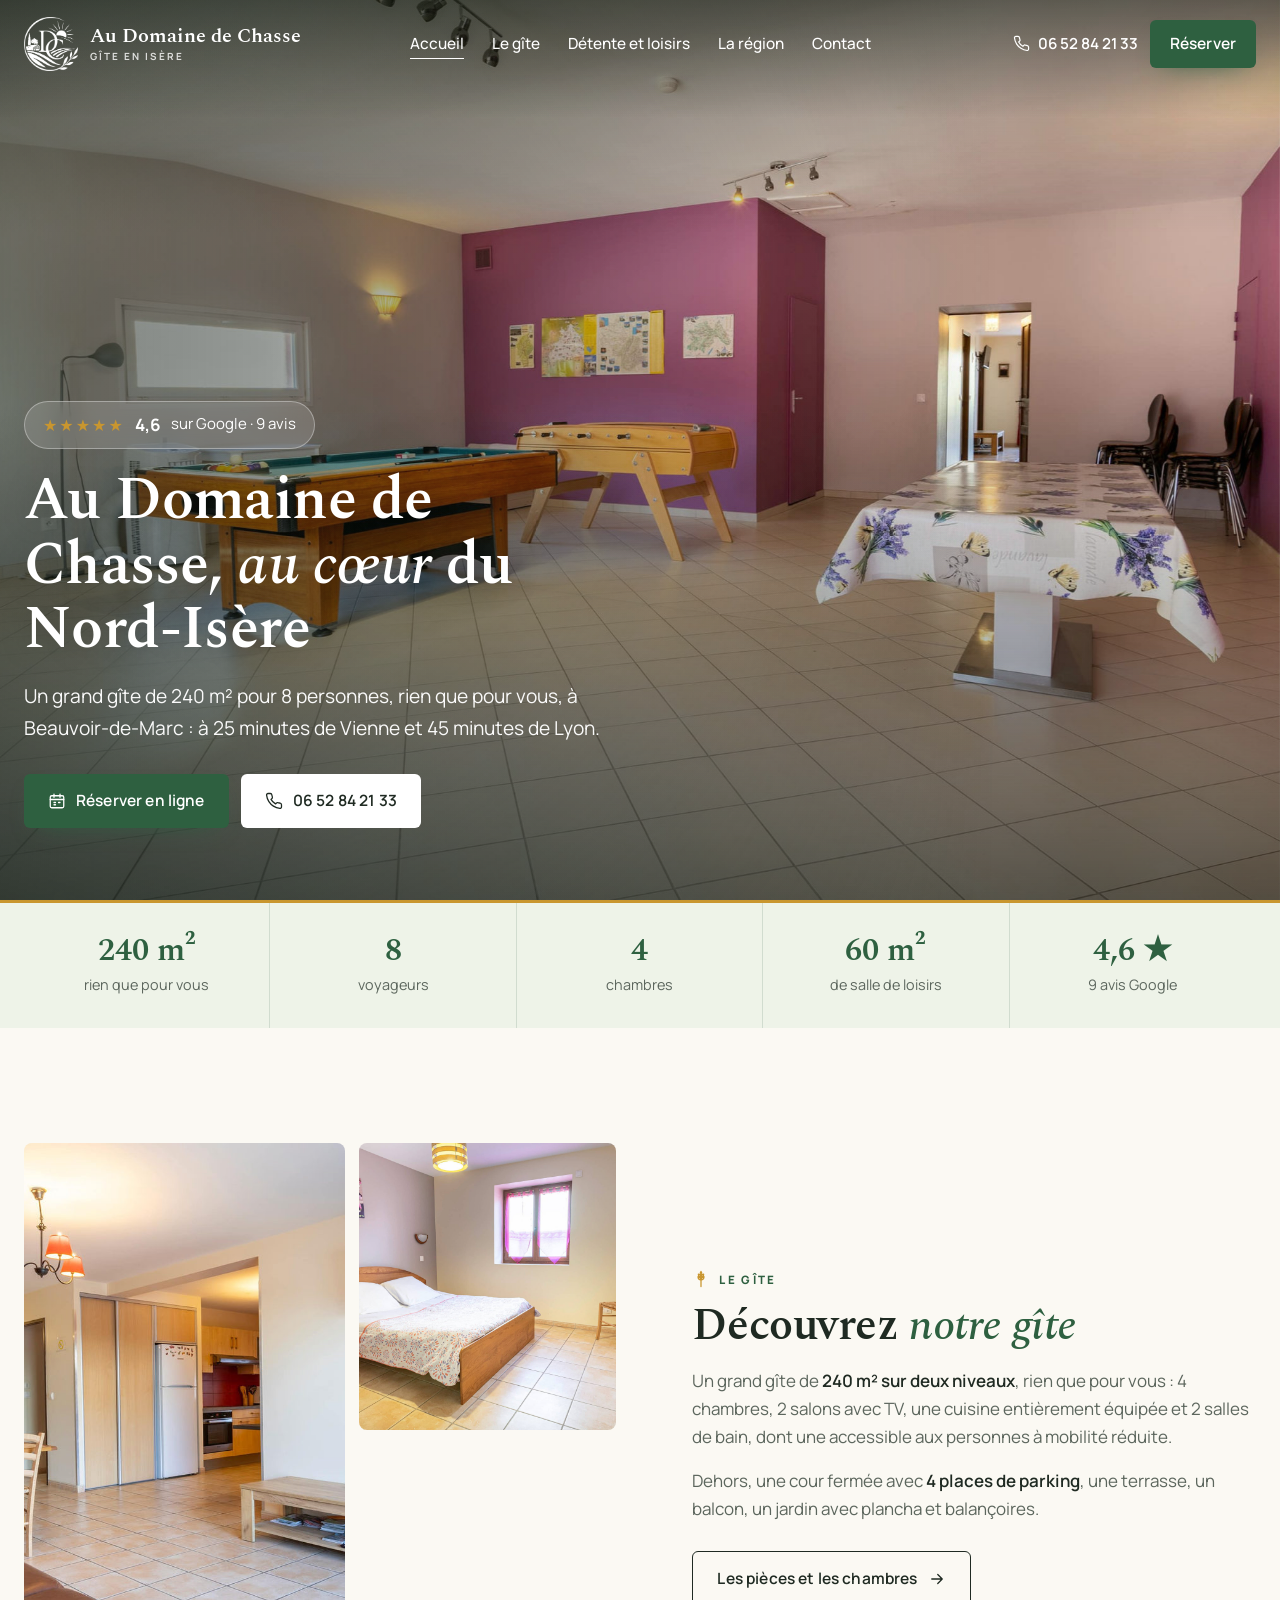
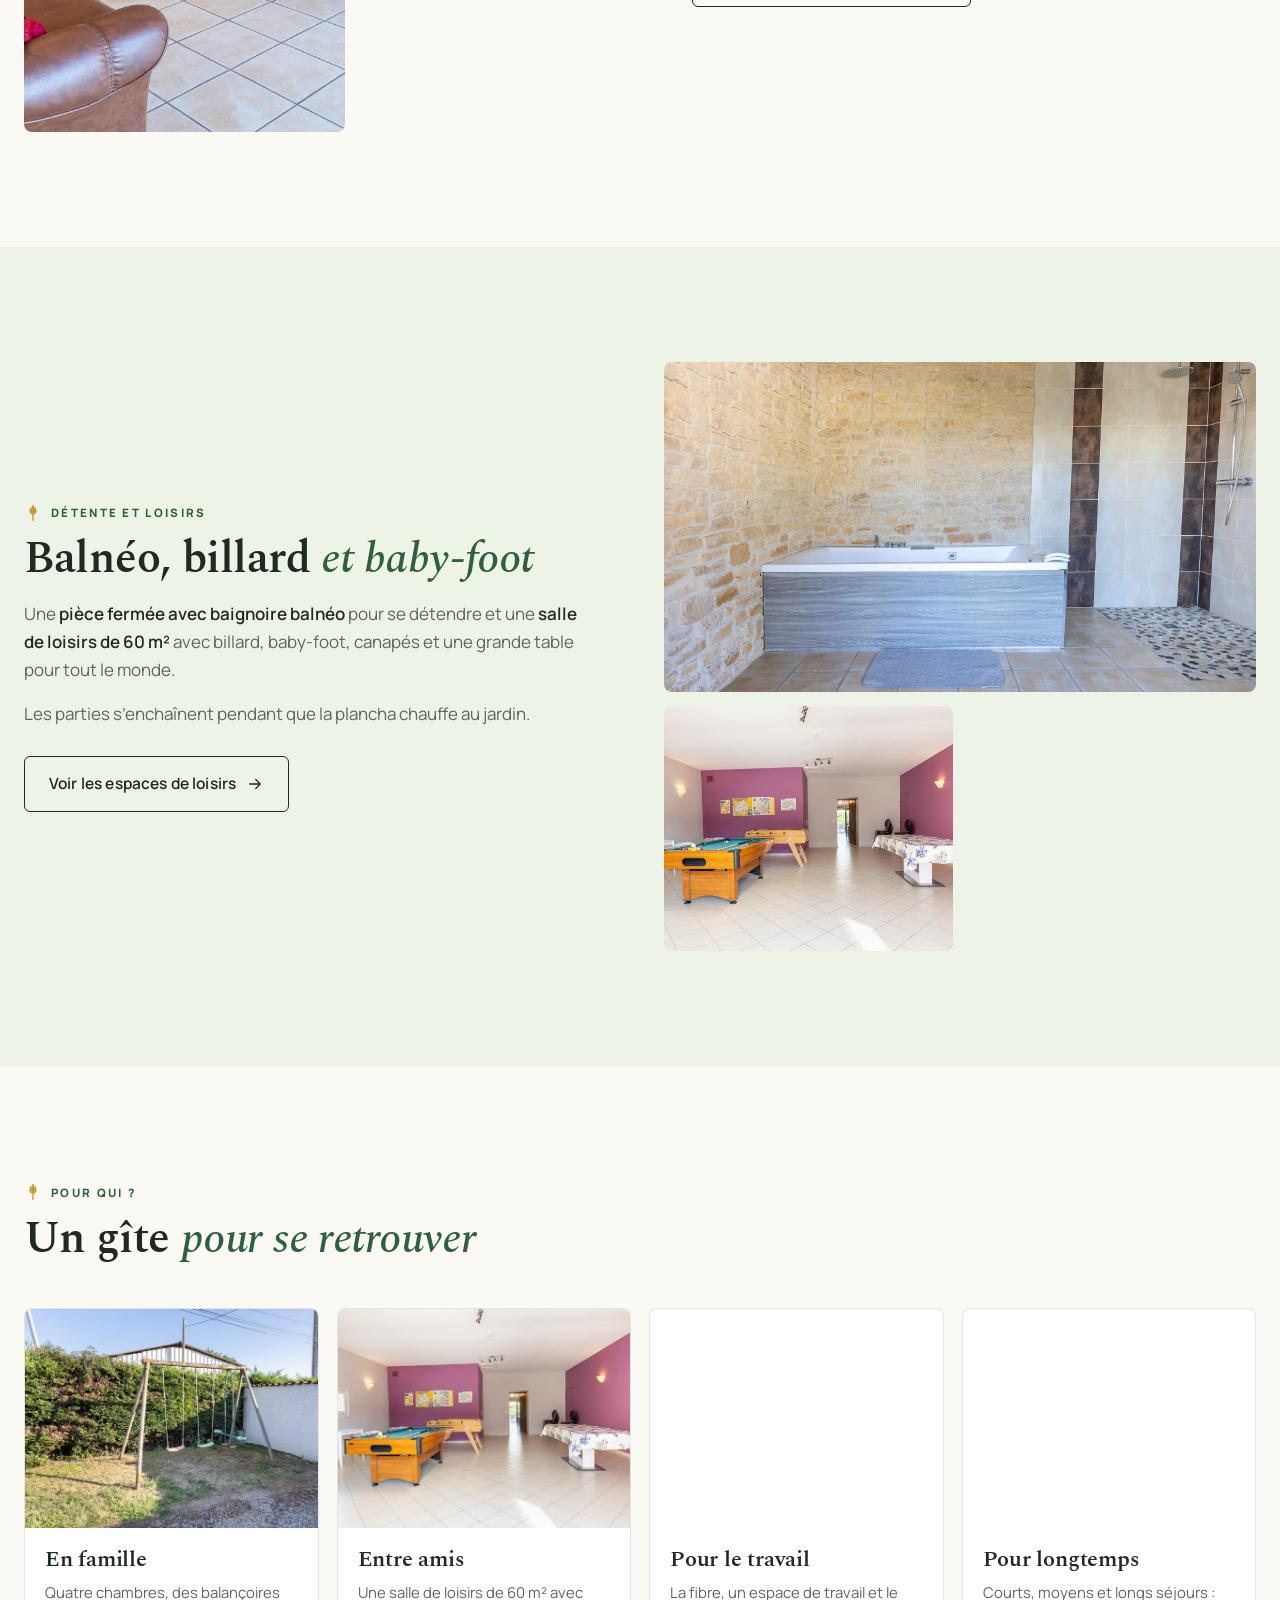
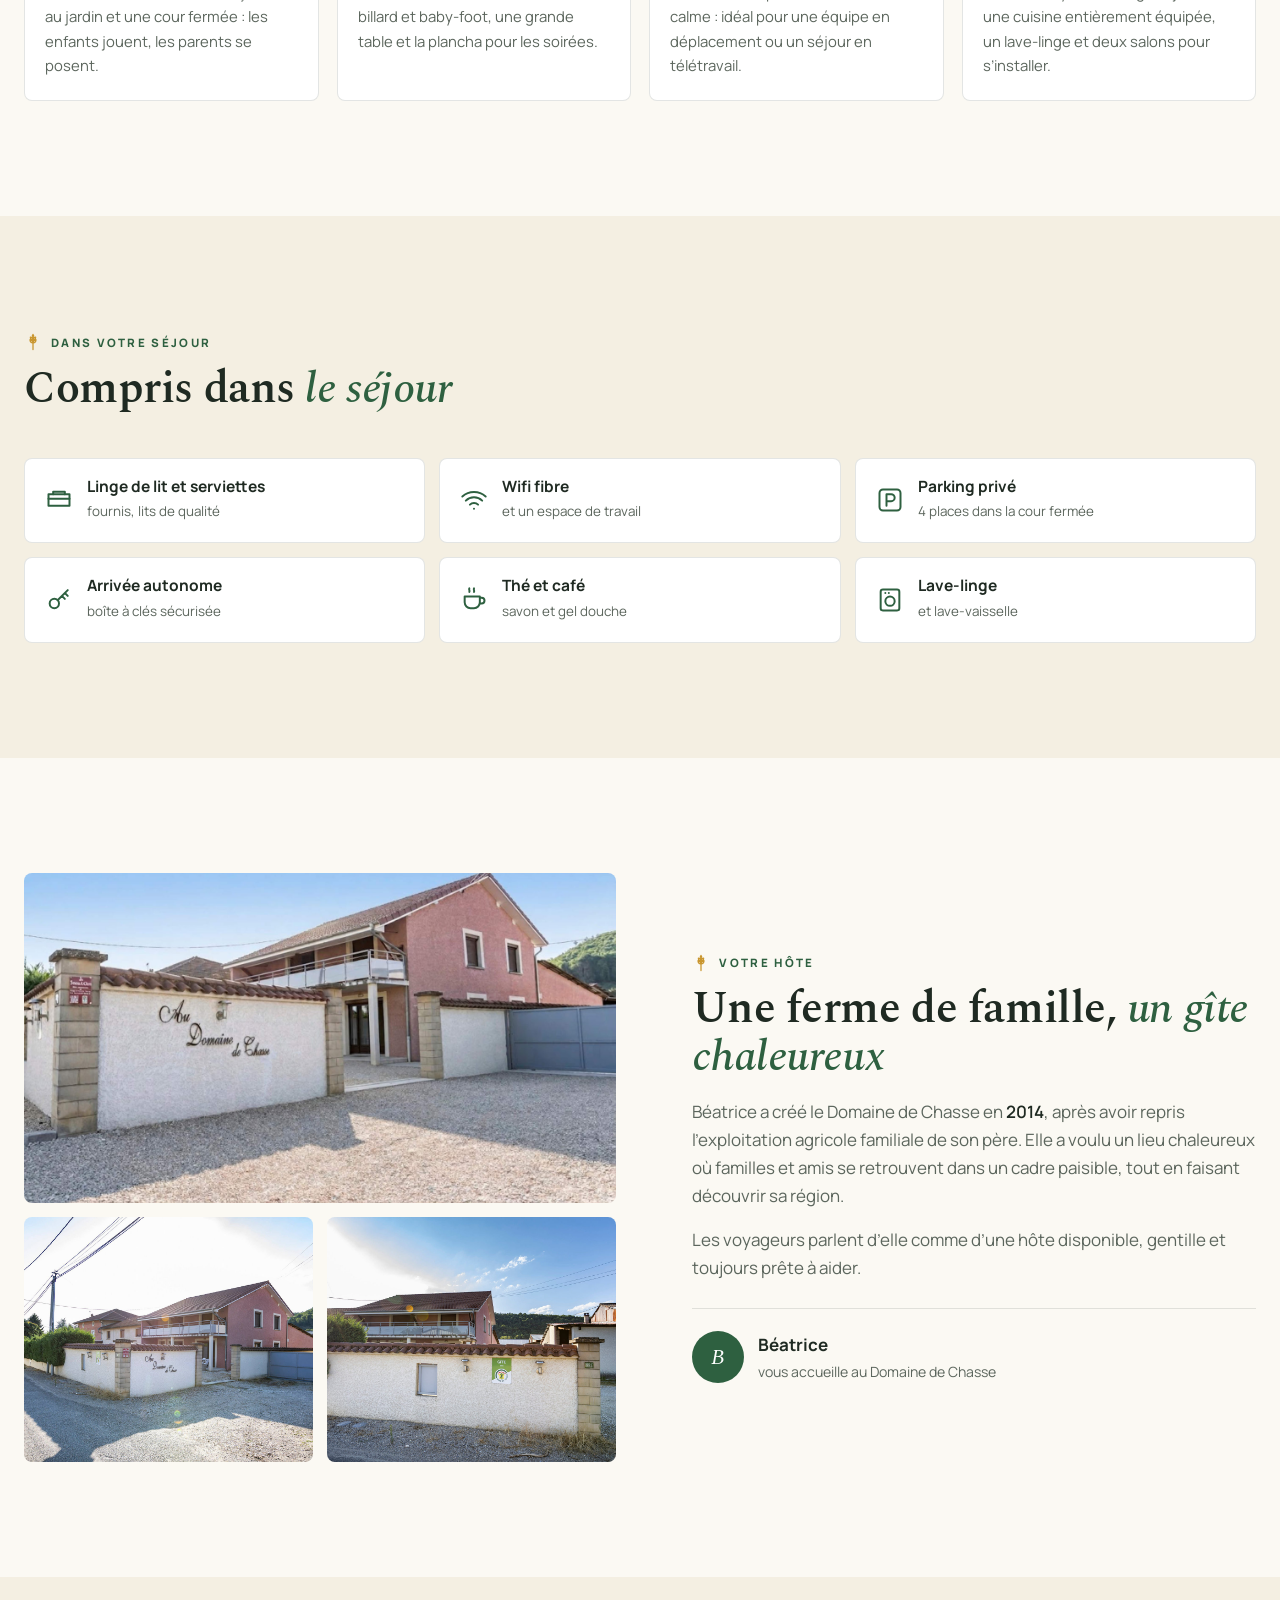
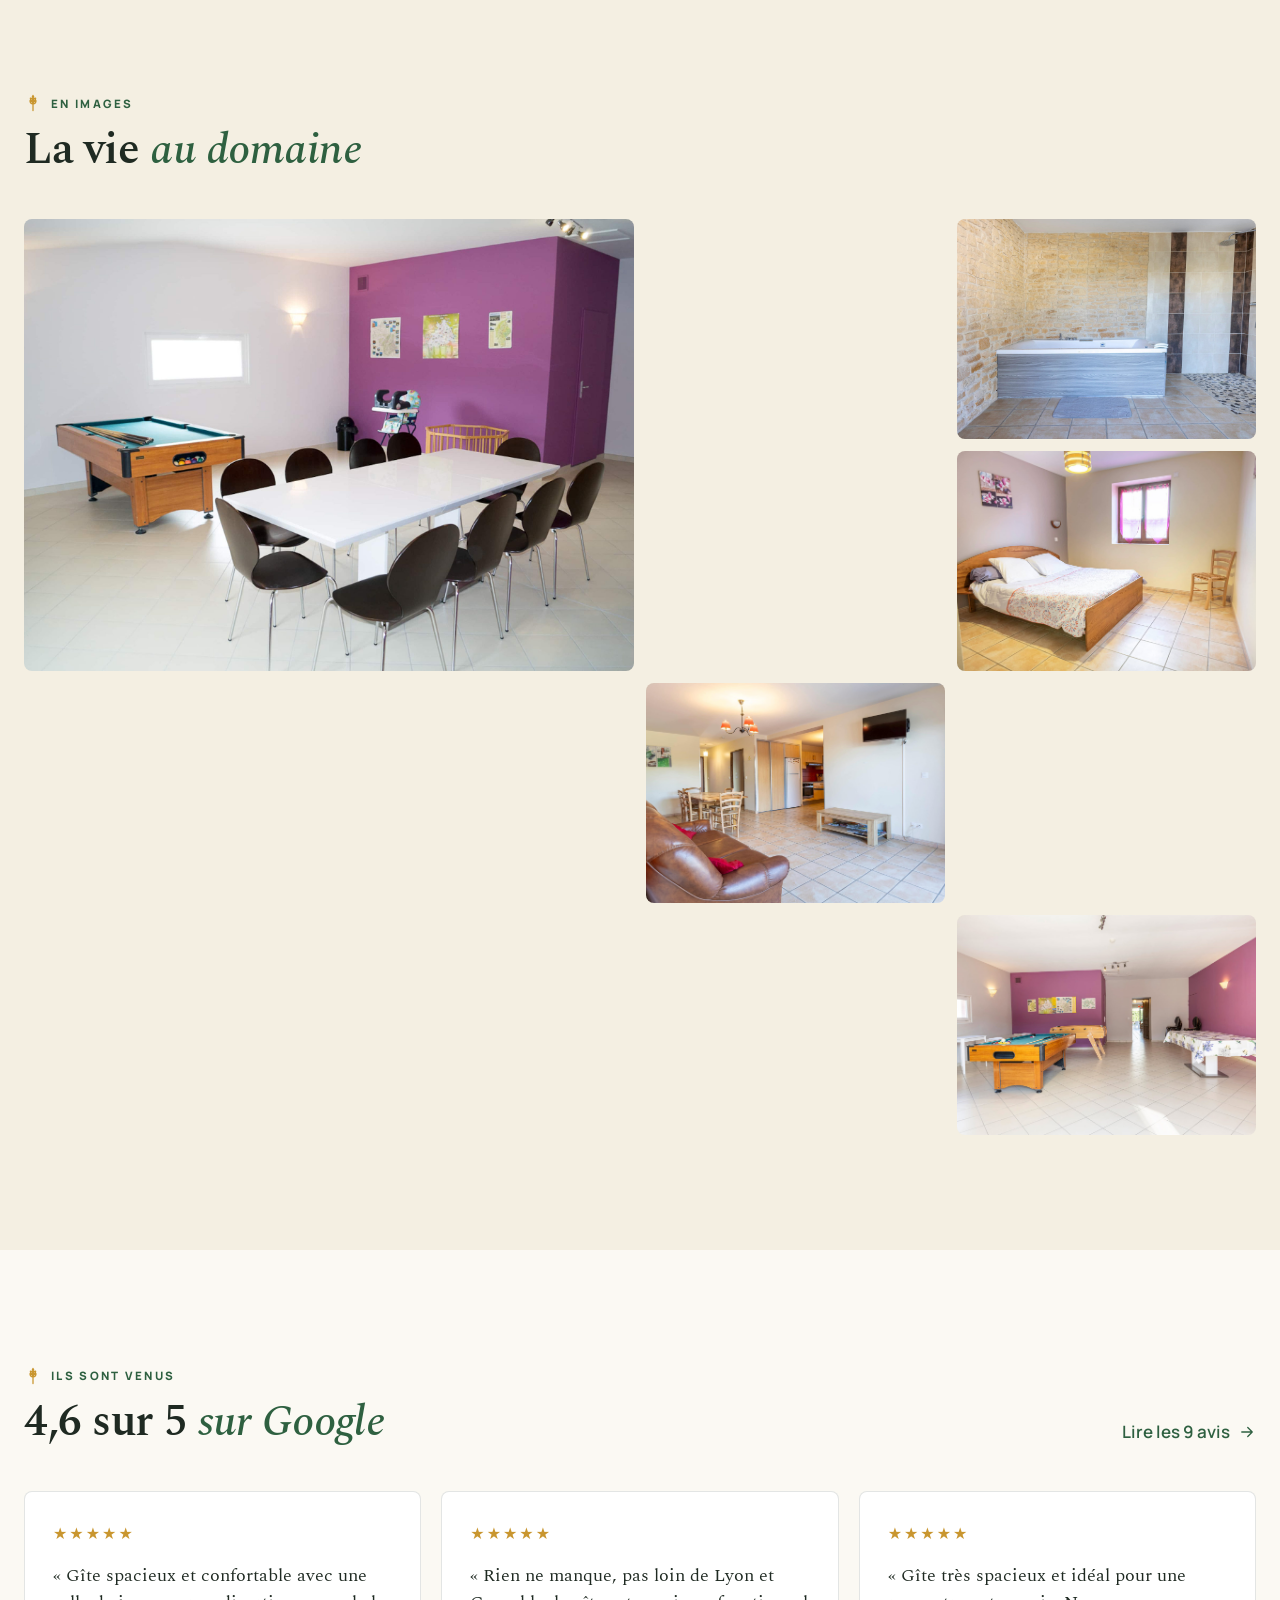
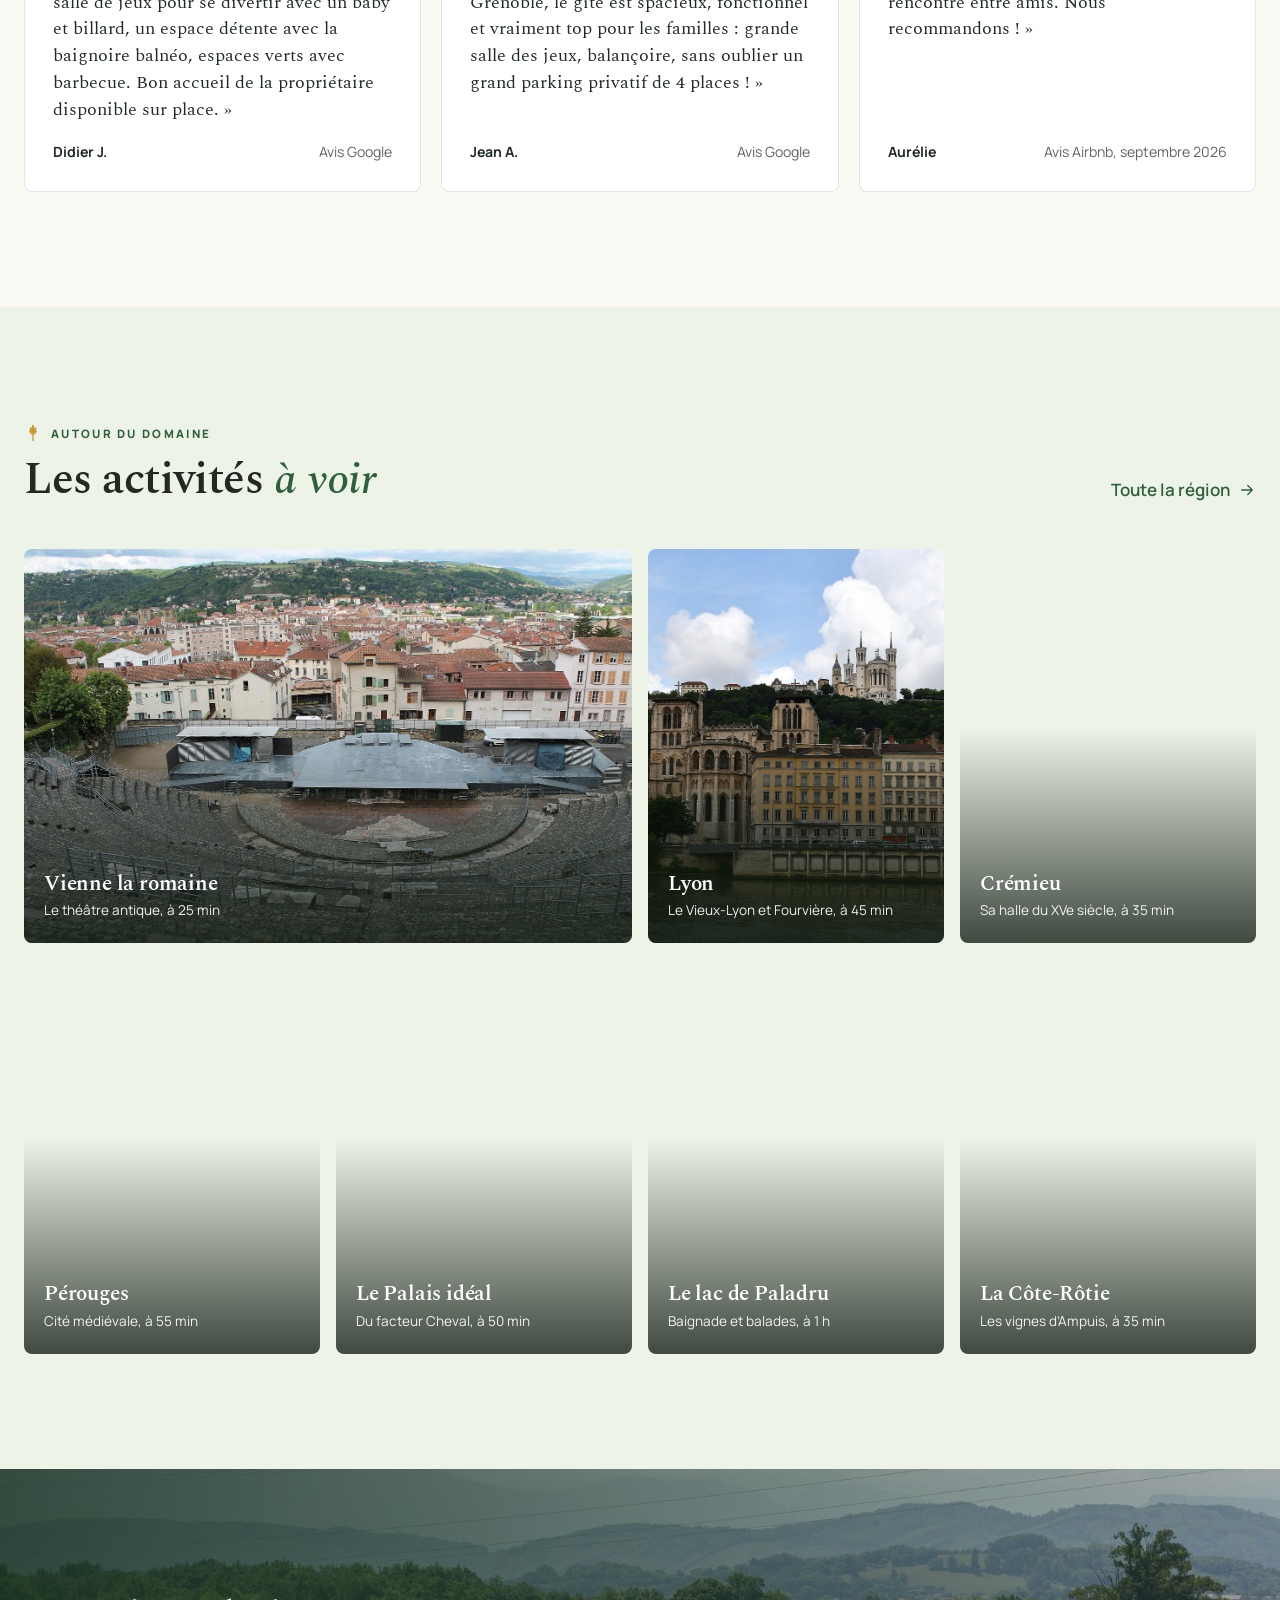
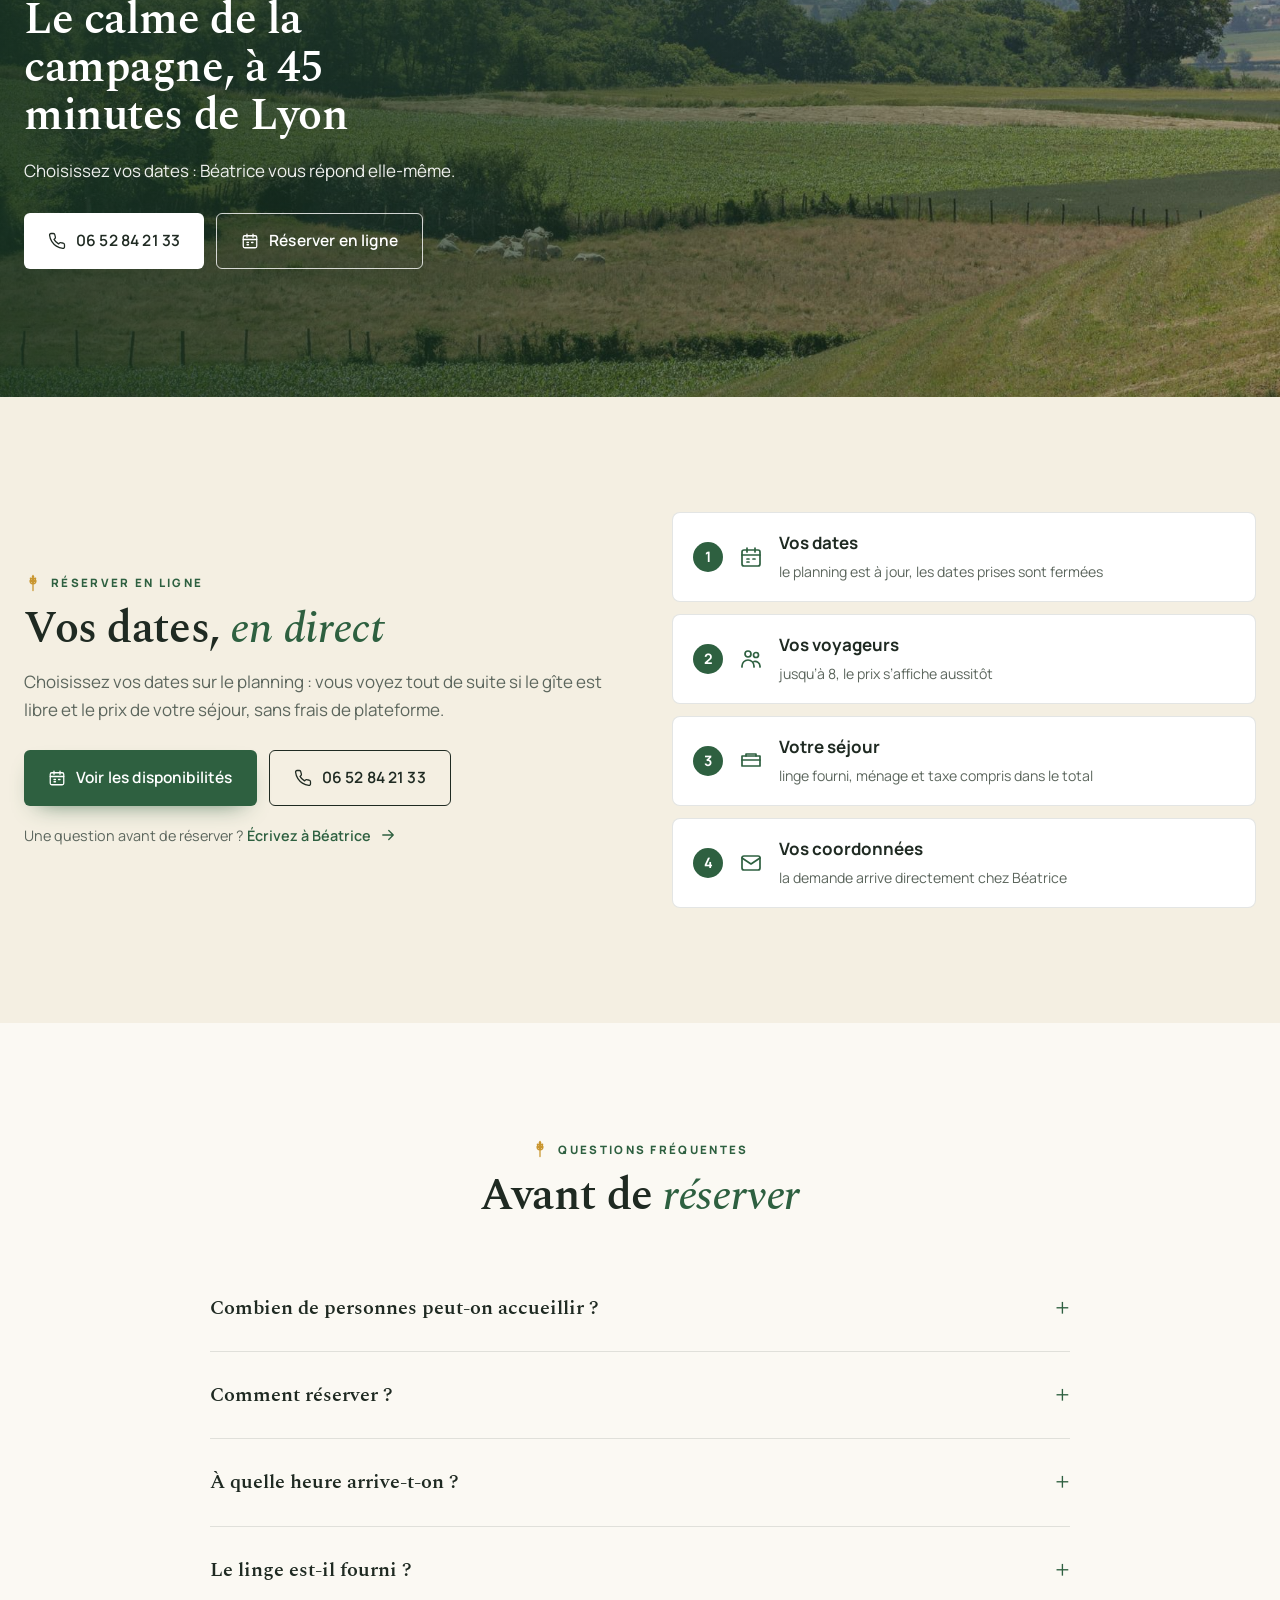
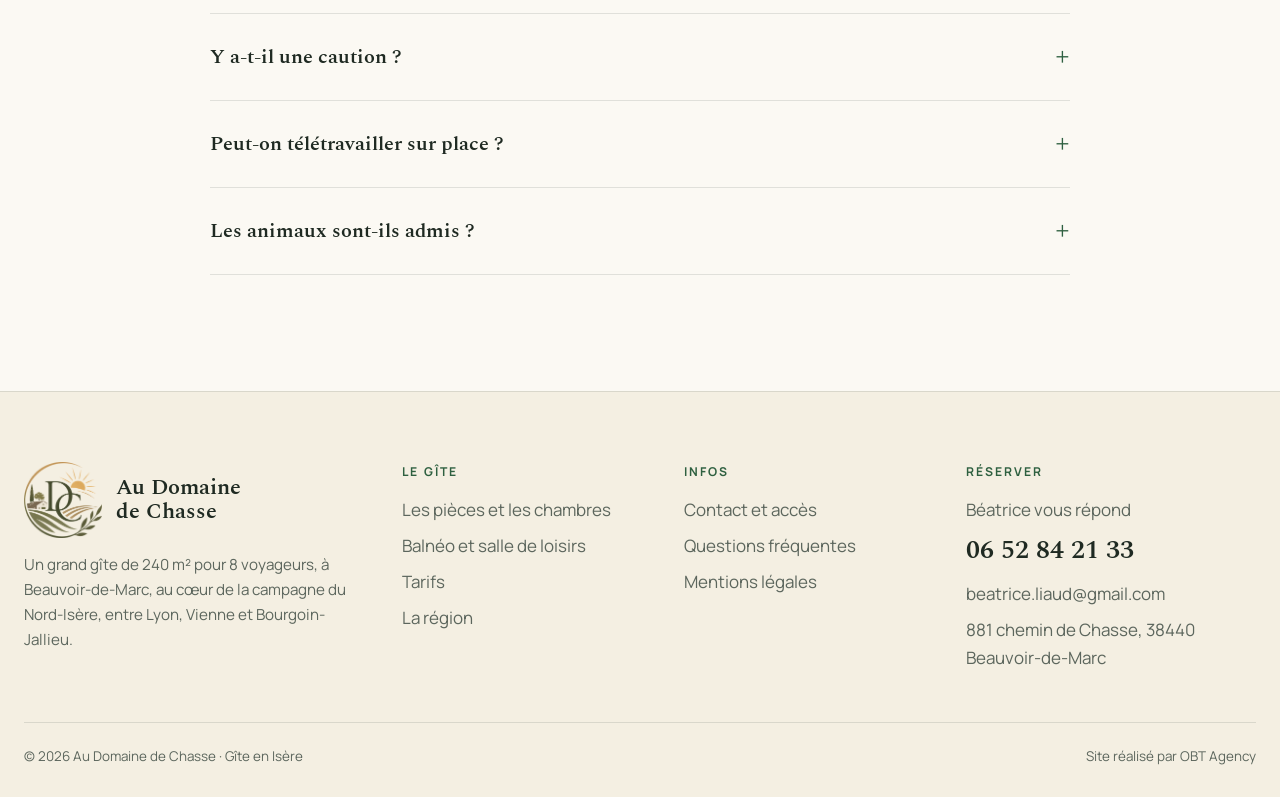
<file: v1/index.html>
<!doctype html>
<html lang="fr">
<head>
<meta charset="utf-8">
<meta name="viewport" content="width=device-width, initial-scale=1">
<meta name="robots" content="noindex, nofollow">
<title>Au Domaine de Chasse · Grand gîte pour 8 en Isère</title>
<meta name="description" content="Au Domaine de Chasse : grand gîte de 240 m² pour 8 voyageurs à Beauvoir-de-Marc, avec balnéo, billard et baby-foot, entre Lyon, Vienne et Bourgoin-Jallieu.">
<link rel="icon" href="images/logo-couleur.png">
<link rel="preconnect" href="https://fonts.googleapis.com">
<link rel="preconnect" href="https://fonts.gstatic.com" crossorigin>
<link href="https://fonts.googleapis.com/css2?family=Manrope:wght@400;500;600;700;800&family=Spectral:ital,wght@0,500;0,600;1,500&display=swap" rel="stylesheet">
<link rel="stylesheet" href="css/style.css">
</head>
<body data-page="accueil">
<div class="loader" aria-hidden="true">
  <img class="fond" src="images/region/campagne.jpg" alt="">
  <img class="logo-entree" src="images/logo-blanc.png" alt="">
</div>
<header class="entete">
  <div class="conteneur barre">
    <a class="logo" href="index.html" aria-label="Au Domaine de Chasse, accueil"><span class="monogramme"><img class="blanc" src="images/logo-blanc.png" alt="" width="640" height="629"><img class="sombre" src="images/logo-couleur.png" alt="" width="640" height="629"></span><span class="nom">Au Domaine de Chasse<small>Gîte en Isère</small></span></a>
    <ul class="menu">
      <li><a href="index.html" class="actif">Accueil</a></li>
      <li><a href="le-gite.html">Le gîte</a></li>
      <li><a href="detente-et-loisirs.html">Détente et loisirs</a></li>
      <li><a href="la-region.html">La région</a></li>
      <li><a href="contact.html">Contact</a></li>
    </ul>
    <div class="actions">
      <a class="tel-entete" href="tel:+33652842133"><svg viewBox="0 0 24 24" fill="none" stroke="currentColor" stroke-width="1.7" stroke-linecap="round" stroke-linejoin="round" aria-hidden="true"><path d="M22 16.9v3a2 2 0 0 1-2.2 2 19.8 19.8 0 0 1-8.6-3.1 19.5 19.5 0 0 1-6-6A19.8 19.8 0 0 1 2.1 4.2 2 2 0 0 1 4.1 2h3a2 2 0 0 1 2 1.7c.1 1 .4 1.9.7 2.8a2 2 0 0 1-.5 2.1L8 9.9a16 16 0 0 0 6 6l1.3-1.3a2 2 0 0 1 2.1-.4c.9.3 1.8.6 2.8.7a2 2 0 0 1 1.7 2z"/></svg><span>06 52 84 21 33</span></a>
      <a class="btn btn-plein" href="contact.html#reserver" data-obt-reserve>Réserver</a>
      <button class="burger" aria-label="Menu" aria-expanded="false"><span></span></button>
    </div>
  </div>
</header>
<main>
<section class="hero">
  <div class="diapos">
    <img class="fond actif" src="images/gite/salle-loisirs.jpg" alt="La salle de loisirs avec billard et baby-foot">
    <img class="fond" src="images/gite/balneo.jpg" alt="La pièce balnéo et sa baignoire">
    <img class="fond" src="images/gite/salon.jpg" alt="Le salon aux poutres apparentes">
  </div>
  <div class="contenu">
    <a class="note-heros" href="https://www.google.com/maps/place/Au+Domaine+de+Chasse/@45.5311019,5.0796868,15z/data=!4m6!3m5!1s0x47f4d68433895723:0x71ac029676679ae7!8m2!3d45.5311019!4d5.0796868" target="_blank" rel="noopener"><span class="etoiles" role="img" aria-label="4,6 étoiles sur 5">★★★★★</span><strong>4,6</strong><span>sur Google · 9 avis</span></a>
    <h1>Au Domaine de Chasse, <em>au cœur</em> du Nord-Isère</h1>
    <p class="sous">Un grand gîte de 240 m² pour 8 personnes, rien que pour vous, à Beauvoir-de-Marc : à 25 minutes de Vienne et 45 minutes de Lyon.</p>
    <div class="boutons">
      <a class="btn btn-plein" href="contact.html#reserver" data-obt-reserve="le-domaine"><svg viewBox="0 0 24 24" fill="none" stroke="currentColor" stroke-width="1.7" stroke-linecap="round" stroke-linejoin="round" aria-hidden="true"><rect x="3" y="5" width="18" height="16" rx="2"/><path d="M3 10h18M8 3v4M16 3v4M8 14h2M14 14h2M8 17h2"/></svg> Réserver en ligne</a>
      <a class="btn btn-blanc" href="tel:+33652842133"><svg viewBox="0 0 24 24" fill="none" stroke="currentColor" stroke-width="1.7" stroke-linecap="round" stroke-linejoin="round" aria-hidden="true"><path d="M22 16.9v3a2 2 0 0 1-2.2 2 19.8 19.8 0 0 1-8.6-3.1 19.5 19.5 0 0 1-6-6A19.8 19.8 0 0 1 2.1 4.2 2 2 0 0 1 4.1 2h3a2 2 0 0 1 2 1.7c.1 1 .4 1.9.7 2.8a2 2 0 0 1-.5 2.1L8 9.9a16 16 0 0 0 6 6l1.3-1.3a2 2 0 0 1 2.1-.4c.9.3 1.8.6 2.8.7a2 2 0 0 1 1.7 2z"/></svg> 06 52 84 21 33</a>
    </div>
  </div>
</section>

<section class="chiffres">
  <div class="conteneur grille">
    <div class="item"><strong>240 m²</strong><span>rien que pour vous</span></div>
    <div class="item"><strong>8</strong><span>voyageurs</span></div>
    <div class="item"><strong>4</strong><span>chambres</span></div>
    <div class="item"><strong>60 m²</strong><span>de salle de loisirs</span></div>
    <div class="item"><strong>4,6 ★</strong><span>9 avis Google</span></div>
  </div>
</section>

<section class="section">
  <div class="conteneur duo">
    <div class="duo-photos" data-reveal><img src="images/gite/sejour.jpg" alt="Le séjour et la cuisine" loading="lazy" decoding="async"><img src="images/gite/chambre-1.jpg" alt="Une chambre avec lit queen size" loading="lazy" decoding="async"><img src="images/gite/cuisine.jpg" alt="La cuisine équipée" loading="lazy" decoding="async"></div>
    <div class="duo-texte" data-reveal>
      <span class="surtitre"><svg viewBox="0 0 24 24" fill="none" stroke="currentColor" stroke-width="1.7" stroke-linecap="round" stroke-linejoin="round" aria-hidden="true"><path d="M12 22V9"/><path d="M12 13c-2.5 0-4-1.6-4-4 2.5 0 4 1.6 4 4zM12 13c2.5 0 4-1.6 4-4-2.5 0-4 1.6-4 4zM12 9c-2.2 0-3.5-1.4-3.5-3.5C10.7 5.5 12 6.9 12 9zM12 9c2.2 0 3.5-1.4 3.5-3.5C13.3 5.5 12 6.9 12 9zM12 5.5c-1-1-1-2.5 0-3.5 1 1 1 2.5 0 3.5z"/></svg>Le gîte</span>
      <h2>Découvrez <em class="it">notre gîte</em></h2>
      <p>Un grand gîte de <strong>240 m² sur deux niveaux</strong>, rien que pour vous : 4 chambres, 2 salons avec TV, une cuisine entièrement équipée et 2 salles de bain, dont une accessible aux personnes à mobilité réduite.</p>
      <p>Dehors, une cour fermée avec <strong>4 places de parking</strong>, une terrasse, un balcon, un jardin avec plancha et balançoires.</p>
      <a class="btn btn-contour" href="le-gite.html">Les pièces et les chambres <svg viewBox="0 0 24 24" fill="none" stroke="currentColor" stroke-width="1.7" stroke-linecap="round" stroke-linejoin="round" aria-hidden="true"><path d="M5 12h14M13 6l6 6-6 6"/></svg></a>
    </div>
  </div>
</section>

<section class="section glacier">
  <div class="conteneur duo inverse">
    <div class="duo-photos paysage" data-reveal><img src="images/gite/balneo.jpg" alt="La baignoire balnéo" loading="lazy" decoding="async"><img src="images/gite/billard-baby.jpg" alt="Le billard et le baby-foot" loading="lazy" decoding="async"><img src="images/gite/jardin-barbecue.jpg" alt="Le jardin et le barbecue" loading="lazy" decoding="async"></div>
    <div class="duo-texte" data-reveal>
      <span class="surtitre"><svg viewBox="0 0 24 24" fill="none" stroke="currentColor" stroke-width="1.7" stroke-linecap="round" stroke-linejoin="round" aria-hidden="true"><path d="M12 22V9"/><path d="M12 13c-2.5 0-4-1.6-4-4 2.5 0 4 1.6 4 4zM12 13c2.5 0 4-1.6 4-4-2.5 0-4 1.6-4 4zM12 9c-2.2 0-3.5-1.4-3.5-3.5C10.7 5.5 12 6.9 12 9zM12 9c2.2 0 3.5-1.4 3.5-3.5C13.3 5.5 12 6.9 12 9zM12 5.5c-1-1-1-2.5 0-3.5 1 1 1 2.5 0 3.5z"/></svg>Détente et loisirs</span>
      <h2>Balnéo, billard <em class="it">et baby-foot</em></h2>
      <p>Une <strong>pièce fermée avec baignoire balnéo</strong> pour se détendre et une <strong>salle de loisirs de 60 m²</strong> avec billard, baby-foot, canapés et une grande table pour tout le monde.</p>
      <p>Les parties s’enchaînent pendant que la plancha chauffe au jardin.</p>
      <a class="btn btn-contour" href="detente-et-loisirs.html">Voir les espaces de loisirs <svg viewBox="0 0 24 24" fill="none" stroke="currentColor" stroke-width="1.7" stroke-linecap="round" stroke-linejoin="round" aria-hidden="true"><path d="M5 12h14M13 6l6 6-6 6"/></svg></a>
    </div>
  </div>
</section>

<section class="section">
  <div class="conteneur">
    <div class="entete-section"><div><span class="surtitre"><svg viewBox="0 0 24 24" fill="none" stroke="currentColor" stroke-width="1.7" stroke-linecap="round" stroke-linejoin="round" aria-hidden="true"><path d="M12 22V9"/><path d="M12 13c-2.5 0-4-1.6-4-4 2.5 0 4 1.6 4 4zM12 13c2.5 0 4-1.6 4-4-2.5 0-4 1.6-4 4zM12 9c-2.2 0-3.5-1.4-3.5-3.5C10.7 5.5 12 6.9 12 9zM12 9c2.2 0 3.5-1.4 3.5-3.5C13.3 5.5 12 6.9 12 9zM12 5.5c-1-1-1-2.5 0-3.5 1 1 1 2.5 0 3.5z"/></svg>Pour qui ?</span><h2>Un gîte <em class="it">pour se retrouver</em></h2></div></div>
    <div class="pour-qui"><article data-reveal><img src="images/gite/balancoires.jpg" alt="En famille" loading="lazy" decoding="async"><div class="corps"><h3>En famille</h3><p>Quatre chambres, des balançoires au jardin et une cour fermée : les enfants jouent, les parents se posent.</p></div></article><article data-reveal><img src="images/gite/billard-baby.jpg" alt="Entre amis" loading="lazy" decoding="async"><div class="corps"><h3>Entre amis</h3><p>Une salle de loisirs de 60 m² avec billard et baby-foot, une grande table et la plancha pour les soirées.</p></div></article><article data-reveal><img src="images/gite/bureau.jpg" alt="Pour le travail" loading="lazy" decoding="async"><div class="corps"><h3>Pour le travail</h3><p>La fibre, un espace de travail et le calme : idéal pour une équipe en déplacement ou un séjour en télétravail.</p></div></article><article data-reveal><img src="images/gite/cuisine.jpg" alt="Pour longtemps" loading="lazy" decoding="async"><div class="corps"><h3>Pour longtemps</h3><p>Courts, moyens et longs séjours : une cuisine entièrement équipée, un lave-linge et deux salons pour s’installer.</p></div></article></div>
  </div>
</section>

<section class="section creme">
  <div class="conteneur">
    <div class="entete-section"><div><span class="surtitre"><svg viewBox="0 0 24 24" fill="none" stroke="currentColor" stroke-width="1.7" stroke-linecap="round" stroke-linejoin="round" aria-hidden="true"><path d="M12 22V9"/><path d="M12 13c-2.5 0-4-1.6-4-4 2.5 0 4 1.6 4 4zM12 13c2.5 0 4-1.6 4-4-2.5 0-4 1.6-4 4zM12 9c-2.2 0-3.5-1.4-3.5-3.5C10.7 5.5 12 6.9 12 9zM12 9c2.2 0 3.5-1.4 3.5-3.5C13.3 5.5 12 6.9 12 9zM12 5.5c-1-1-1-2.5 0-3.5 1 1 1 2.5 0 3.5z"/></svg>Dans votre séjour</span><h2>Compris dans <em class="it">le séjour</em></h2></div></div>
    <div class="compris"><div class="bloc" data-reveal><svg viewBox="0 0 24 24" fill="none" stroke="currentColor" stroke-width="1.7" stroke-linecap="round" stroke-linejoin="round" aria-hidden="true"><path d="M3 7h18v10H3z"/><path d="M3 11h18M7 7V5h10v2"/></svg><div><strong>Linge de lit et serviettes</strong><small>fournis, lits de qualité</small></div></div><div class="bloc" data-reveal><svg viewBox="0 0 24 24" fill="none" stroke="currentColor" stroke-width="1.7" stroke-linecap="round" stroke-linejoin="round" aria-hidden="true"><path d="M5 12.5a10 10 0 0 1 14 0M8.5 16a5 5 0 0 1 7 0M2 9a15 15 0 0 1 20 0M12 19.5h.01"/></svg><div><strong>Wifi fibre</strong><small>et un espace de travail</small></div></div><div class="bloc" data-reveal><svg viewBox="0 0 24 24" fill="none" stroke="currentColor" stroke-width="1.7" stroke-linecap="round" stroke-linejoin="round" aria-hidden="true"><rect x="3" y="3" width="18" height="18" rx="3"/><path d="M9 17V7h4a3 3 0 0 1 0 6H9"/></svg><div><strong>Parking privé</strong><small>4 places dans la cour fermée</small></div></div><div class="bloc" data-reveal><svg viewBox="0 0 24 24" fill="none" stroke="currentColor" stroke-width="1.7" stroke-linecap="round" stroke-linejoin="round" aria-hidden="true"><circle cx="8" cy="15" r="4"/><path d="m10.8 12.2 8.7-8.7M17 6l2.5 2.5M14.5 8.5 17 11"/></svg><div><strong>Arrivée autonome</strong><small>boîte à clés sécurisée</small></div></div><div class="bloc" data-reveal><svg viewBox="0 0 24 24" fill="none" stroke="currentColor" stroke-width="1.7" stroke-linecap="round" stroke-linejoin="round" aria-hidden="true"><path d="M4 9h13v5a5 5 0 0 1-5 5H9a5 5 0 0 1-5-5zM17 10h1.5a2.5 2.5 0 0 1 0 5H17M8 2c-.7 1 .7 2 0 3M12 2c-.7 1 .7 2 0 3"/></svg><div><strong>Thé et café</strong><small>savon et gel douche</small></div></div><div class="bloc" data-reveal><svg viewBox="0 0 24 24" fill="none" stroke="currentColor" stroke-width="1.7" stroke-linecap="round" stroke-linejoin="round" aria-hidden="true"><rect x="4" y="3" width="16" height="18" rx="2"/><circle cx="12" cy="13" r="4"/><path d="M8 6h.01M11 6h.01"/></svg><div><strong>Lave-linge</strong><small>et lave-vaisselle</small></div></div></div>
  </div>
</section>

<section class="section">
  <div class="conteneur duo">
    <div class="duo-photos paysage" data-reveal><img src="images/gite/entree-cour.jpg" alt="L’entrée du Domaine de Chasse" loading="lazy" decoding="async"><img src="images/gite/arrivee.jpg" alt="L’arrivée par le chemin de Chasse" loading="lazy" decoding="async"><img src="images/gite/entree-mur.jpg" alt="Le mur d’entrée et sa plaque Gîtes de France" loading="lazy" decoding="async"></div>
    <div class="duo-texte" data-reveal>
      <span class="surtitre"><svg viewBox="0 0 24 24" fill="none" stroke="currentColor" stroke-width="1.7" stroke-linecap="round" stroke-linejoin="round" aria-hidden="true"><path d="M12 22V9"/><path d="M12 13c-2.5 0-4-1.6-4-4 2.5 0 4 1.6 4 4zM12 13c2.5 0 4-1.6 4-4-2.5 0-4 1.6-4 4zM12 9c-2.2 0-3.5-1.4-3.5-3.5C10.7 5.5 12 6.9 12 9zM12 9c2.2 0 3.5-1.4 3.5-3.5C13.3 5.5 12 6.9 12 9zM12 5.5c-1-1-1-2.5 0-3.5 1 1 1 2.5 0 3.5z"/></svg>Votre hôte</span>
      <h2>Une ferme de famille, <em class="it">un gîte chaleureux</em></h2>
      <p>Béatrice a créé le Domaine de Chasse en <strong>2014</strong>, après avoir repris l’exploitation agricole familiale de son père. Elle a voulu un lieu chaleureux où familles et amis se retrouvent dans un cadre paisible, tout en faisant découvrir sa région.</p>
      <p>Les voyageurs parlent d’elle comme d’une hôte disponible, gentille et toujours prête à aider.</p>
      <div class="signature"><span class="rond">B</span><div><strong>Béatrice</strong><small>vous accueille au Domaine de Chasse</small></div></div>
    </div>
  </div>
</section>

<section class="section creme">
  <div class="conteneur">
    <div class="entete-section"><div><span class="surtitre"><svg viewBox="0 0 24 24" fill="none" stroke="currentColor" stroke-width="1.7" stroke-linecap="round" stroke-linejoin="round" aria-hidden="true"><path d="M12 22V9"/><path d="M12 13c-2.5 0-4-1.6-4-4 2.5 0 4 1.6 4 4zM12 13c2.5 0 4-1.6 4-4-2.5 0-4 1.6-4 4zM12 9c-2.2 0-3.5-1.4-3.5-3.5C10.7 5.5 12 6.9 12 9zM12 9c2.2 0 3.5-1.4 3.5-3.5C13.3 5.5 12 6.9 12 9zM12 5.5c-1-1-1-2.5 0-3.5 1 1 1 2.5 0 3.5z"/></svg>En images</span><h2>La vie <em class="it">au domaine</em></h2></div></div>
    <div class="mosaique" data-reveal><button class="grand" data-galerie="images/gite/grande-table.jpg" data-legende="La grande table de la salle de loisirs" aria-label="Agrandir : La grande table de la salle de loisirs"><img src="images/gite/grande-table.jpg" alt="La grande table de la salle de loisirs" loading="lazy" decoding="async"><span>La grande table de la salle de loisirs</span></button><button class="haut" data-galerie="images/gite/plancha.jpg" data-legende="La plancha au jardin" aria-label="Agrandir : La plancha au jardin"><img src="images/gite/plancha.jpg" alt="La plancha au jardin" loading="lazy" decoding="async"><span>La plancha au jardin</span></button><button class="" data-galerie="images/gite/balneo.jpg" data-legende="La baignoire balnéo" aria-label="Agrandir : La baignoire balnéo"><img src="images/gite/balneo.jpg" alt="La baignoire balnéo" loading="lazy" decoding="async"><span>La baignoire balnéo</span></button><button class="" data-galerie="images/gite/chambre-1.jpg" data-legende="Une chambre avec lit queen size" aria-label="Agrandir : Une chambre avec lit queen size"><img src="images/gite/chambre-1.jpg" alt="Une chambre avec lit queen size" loading="lazy" decoding="async"><span>Une chambre avec lit queen size</span></button><button class="large" data-galerie="images/gite/terrasse.jpg" data-legende="La terrasse et la cour" aria-label="Agrandir : La terrasse et la cour"><img src="images/gite/terrasse.jpg" alt="La terrasse et la cour" loading="lazy" decoding="async"><span>La terrasse et la cour</span></button><button class="" data-galerie="images/gite/sejour.jpg" data-legende="Le séjour" aria-label="Agrandir : Le séjour"><img src="images/gite/sejour.jpg" alt="Le séjour" loading="lazy" decoding="async"><span>Le séjour</span></button><button class="" data-galerie="images/gite/balcon.jpg" data-legende="Le balcon" aria-label="Agrandir : Le balcon"><img src="images/gite/balcon.jpg" alt="Le balcon" loading="lazy" decoding="async"><span>Le balcon</span></button><button class="large" data-galerie="images/gite/salle-a-manger.jpg" data-legende="La salle à manger" aria-label="Agrandir : La salle à manger"><img src="images/gite/salle-a-manger.jpg" alt="La salle à manger" loading="lazy" decoding="async"><span>La salle à manger</span></button><button class="" data-galerie="images/gite/cuisine.jpg" data-legende="La cuisine équipée" aria-label="Agrandir : La cuisine équipée"><img src="images/gite/cuisine.jpg" alt="La cuisine équipée" loading="lazy" decoding="async"><span>La cuisine équipée</span></button><button class="" data-galerie="images/gite/billard-baby.jpg" data-legende="Le billard et le baby-foot" aria-label="Agrandir : Le billard et le baby-foot"><img src="images/gite/billard-baby.jpg" alt="Le billard et le baby-foot" loading="lazy" decoding="async"><span>Le billard et le baby-foot</span></button></div>
  </div>
</section>

<section class="section">
  <div class="conteneur">
    <div class="entete-section">
      <div><span class="surtitre"><svg viewBox="0 0 24 24" fill="none" stroke="currentColor" stroke-width="1.7" stroke-linecap="round" stroke-linejoin="round" aria-hidden="true"><path d="M12 22V9"/><path d="M12 13c-2.5 0-4-1.6-4-4 2.5 0 4 1.6 4 4zM12 13c2.5 0 4-1.6 4-4-2.5 0-4 1.6-4 4zM12 9c-2.2 0-3.5-1.4-3.5-3.5C10.7 5.5 12 6.9 12 9zM12 9c2.2 0 3.5-1.4 3.5-3.5C13.3 5.5 12 6.9 12 9zM12 5.5c-1-1-1-2.5 0-3.5 1 1 1 2.5 0 3.5z"/></svg>Ils sont venus</span><h2>4,6 sur 5 <em class="it">sur Google</em></h2></div>
      <a class="lien-fleche" href="https://www.google.com/maps/place/Au+Domaine+de+Chasse/@45.5311019,5.0796868,15z/data=!4m6!3m5!1s0x47f4d68433895723:0x71ac029676679ae7!8m2!3d45.5311019!4d5.0796868" target="_blank" rel="noopener">Lire les 9 avis <svg viewBox="0 0 24 24" fill="none" stroke="currentColor" stroke-width="1.7" stroke-linecap="round" stroke-linejoin="round" aria-hidden="true"><path d="M5 12h14M13 6l6 6-6 6"/></svg></a>
    </div>
    <div class="avis-grille"><figure class="avis" data-reveal><div class="etoiles">★★★★★</div><blockquote>« Gîte spacieux et confortable avec une salle de jeux pour se divertir avec un baby et billard, un espace détente avec la baignoire balnéo, espaces verts avec barbecue. Bon accueil de la propriétaire disponible sur place. »</blockquote><footer><strong>Didier J.</strong><span>Avis Google</span></footer></figure><figure class="avis" data-reveal><div class="etoiles">★★★★★</div><blockquote>« Rien ne manque, pas loin de Lyon et Grenoble, le gîte est spacieux, fonctionnel et vraiment top pour les familles : grande salle des jeux, balançoire, sans oublier un grand parking privatif de 4 places ! »</blockquote><footer><strong>Jean A.</strong><span>Avis Google</span></footer></figure><figure class="avis" data-reveal><div class="etoiles">★★★★★</div><blockquote>« Gîte très spacieux et idéal pour une rencontre entre amis. Nous recommandons ! »</blockquote><footer><strong>Aurélie</strong><span>Avis Airbnb, septembre 2026</span></footer></figure></div>
  </div>
</section>

<section class="section glacier">
  <div class="conteneur">
    <div class="entete-section">
      <div><span class="surtitre"><svg viewBox="0 0 24 24" fill="none" stroke="currentColor" stroke-width="1.7" stroke-linecap="round" stroke-linejoin="round" aria-hidden="true"><path d="M12 22V9"/><path d="M12 13c-2.5 0-4-1.6-4-4 2.5 0 4 1.6 4 4zM12 13c2.5 0 4-1.6 4-4-2.5 0-4 1.6-4 4zM12 9c-2.2 0-3.5-1.4-3.5-3.5C10.7 5.5 12 6.9 12 9zM12 9c2.2 0 3.5-1.4 3.5-3.5C13.3 5.5 12 6.9 12 9zM12 5.5c-1-1-1-2.5 0-3.5 1 1 1 2.5 0 3.5z"/></svg>Autour du domaine</span><h2>Les activités <em class="it">à voir</em></h2></div>
      <a class="lien-fleche" href="la-region.html">Toute la région <svg viewBox="0 0 24 24" fill="none" stroke="currentColor" stroke-width="1.7" stroke-linecap="round" stroke-linejoin="round" aria-hidden="true"><path d="M5 12h14M13 6l6 6-6 6"/></svg></a>
    </div>
    <div class="activites"><div class="activite large" data-reveal><img src="images/region/theatre.jpg" alt="Vienne la romaine" loading="lazy" decoding="async"><div class="txt"><h3>Vienne la romaine</h3><small>Le théâtre antique, à 25 min</small></div></div><div class="activite" data-reveal><img src="images/region/lyon.jpg" alt="Lyon" loading="lazy" decoding="async"><div class="txt"><h3>Lyon</h3><small>Le Vieux-Lyon et Fourvière, à 45 min</small></div></div><div class="activite" data-reveal><img src="images/region/cremieu.jpg" alt="Crémieu" loading="lazy" decoding="async"><div class="txt"><h3>Crémieu</h3><small>Sa halle du XVe siècle, à 35 min</small></div></div><div class="activite" data-reveal><img src="images/region/perouges.jpg" alt="Pérouges" loading="lazy" decoding="async"><div class="txt"><h3>Pérouges</h3><small>Cité médiévale, à 55 min</small></div></div><div class="activite" data-reveal><img src="images/region/cheval.jpg" alt="Le Palais idéal" loading="lazy" decoding="async"><div class="txt"><h3>Le Palais idéal</h3><small>Du facteur Cheval, à 50 min</small></div></div><div class="activite" data-reveal><img src="images/region/paladru.jpg" alt="Le lac de Paladru" loading="lazy" decoding="async"><div class="txt"><h3>Le lac de Paladru</h3><small>Baignade et balades, à 1 h</small></div></div><div class="activite" data-reveal><img src="images/region/cote-rotie.jpg" alt="La Côte-Rôtie" loading="lazy" decoding="async"><div class="txt"><h3>La Côte-Rôtie</h3><small>Les vignes d’Ampuis, à 35 min</small></div></div></div>
  </div>
</section>

<section class="appel">
  <img src="images/region/campagne.jpg" alt="" loading="lazy" decoding="async">
  <div class="conteneur">
    <h2>Le calme de la campagne, à 45 minutes de Lyon</h2>
    <p>Choisissez vos dates : Béatrice vous répond elle-même.</p>
    <div class="boutons"><a class="btn btn-blanc" href="tel:+33652842133"><svg viewBox="0 0 24 24" fill="none" stroke="currentColor" stroke-width="1.7" stroke-linecap="round" stroke-linejoin="round" aria-hidden="true"><path d="M22 16.9v3a2 2 0 0 1-2.2 2 19.8 19.8 0 0 1-8.6-3.1 19.5 19.5 0 0 1-6-6A19.8 19.8 0 0 1 2.1 4.2 2 2 0 0 1 4.1 2h3a2 2 0 0 1 2 1.7c.1 1 .4 1.9.7 2.8a2 2 0 0 1-.5 2.1L8 9.9a16 16 0 0 0 6 6l1.3-1.3a2 2 0 0 1 2.1-.4c.9.3 1.8.6 2.8.7a2 2 0 0 1 1.7 2z"/></svg> 06 52 84 21 33</a><a class="btn btn-contour-blanc" href="contact.html#reserver" data-obt-reserve="le-domaine"><svg viewBox="0 0 24 24" fill="none" stroke="currentColor" stroke-width="1.7" stroke-linecap="round" stroke-linejoin="round" aria-hidden="true"><rect x="3" y="5" width="18" height="16" rx="2"/><path d="M3 10h18M8 3v4M16 3v4M8 14h2M14 14h2M8 17h2"/></svg> Réserver en ligne</a></div>
  </div>
</section>

<section class="section creme" id="reservation">
  <div class="conteneur bloc-resa">
    <div data-reveal>
      <span class="surtitre"><svg viewBox="0 0 24 24" fill="none" stroke="currentColor" stroke-width="1.7" stroke-linecap="round" stroke-linejoin="round" aria-hidden="true"><path d="M12 22V9"/><path d="M12 13c-2.5 0-4-1.6-4-4 2.5 0 4 1.6 4 4zM12 13c2.5 0 4-1.6 4-4-2.5 0-4 1.6-4 4zM12 9c-2.2 0-3.5-1.4-3.5-3.5C10.7 5.5 12 6.9 12 9zM12 9c2.2 0 3.5-1.4 3.5-3.5C13.3 5.5 12 6.9 12 9zM12 5.5c-1-1-1-2.5 0-3.5 1 1 1 2.5 0 3.5z"/></svg>Réserver en ligne</span>
      <h2>Vos dates, <em class="it">en direct</em></h2>
      <p class="intro-contact">Choisissez vos dates sur le planning : vous voyez tout de suite si le gîte est libre et le prix de votre séjour, sans frais de plateforme.</p>
      <div class="boutons"><a class="btn btn-plein" href="contact.html#reserver" data-obt-reserve="le-domaine"><svg viewBox="0 0 24 24" fill="none" stroke="currentColor" stroke-width="1.7" stroke-linecap="round" stroke-linejoin="round" aria-hidden="true"><rect x="3" y="5" width="18" height="16" rx="2"/><path d="M3 10h18M8 3v4M16 3v4M8 14h2M14 14h2M8 17h2"/></svg> Voir les disponibilités</a><a class="btn btn-contour" href="tel:+33652842133"><svg viewBox="0 0 24 24" fill="none" stroke="currentColor" stroke-width="1.7" stroke-linecap="round" stroke-linejoin="round" aria-hidden="true"><path d="M22 16.9v3a2 2 0 0 1-2.2 2 19.8 19.8 0 0 1-8.6-3.1 19.5 19.5 0 0 1-6-6A19.8 19.8 0 0 1 2.1 4.2 2 2 0 0 1 4.1 2h3a2 2 0 0 1 2 1.7c.1 1 .4 1.9.7 2.8a2 2 0 0 1-.5 2.1L8 9.9a16 16 0 0 0 6 6l1.3-1.3a2 2 0 0 1 2.1-.4c.9.3 1.8.6 2.8.7a2 2 0 0 1 1.7 2z"/></svg> 06 52 84 21 33</a></div>
      <p class="petit">Une question avant de réserver ? <a class="lien-fleche" href="contact.html">Écrivez à Béatrice <svg viewBox="0 0 24 24" fill="none" stroke="currentColor" stroke-width="1.7" stroke-linecap="round" stroke-linejoin="round" aria-hidden="true"><path d="M5 12h14M13 6l6 6-6 6"/></svg></a></p>
    </div>
    <ol class="etapes-resa" data-reveal><li><span class="num">1</span><svg viewBox="0 0 24 24" fill="none" stroke="currentColor" stroke-width="1.7" stroke-linecap="round" stroke-linejoin="round" aria-hidden="true"><rect x="3" y="5" width="18" height="16" rx="2"/><path d="M3 10h18M8 3v4M16 3v4M8 14h2M14 14h2M8 17h2"/></svg><div><strong>Vos dates</strong><small>le planning est à jour, les dates prises sont fermées</small></div></li><li><span class="num">2</span><svg viewBox="0 0 24 24" fill="none" stroke="currentColor" stroke-width="1.7" stroke-linecap="round" stroke-linejoin="round" aria-hidden="true"><circle cx="9" cy="7" r="3"/><circle cx="17" cy="8" r="2.5"/><path d="M3 20v-1a6 6 0 0 1 12 0v1M15 14.5a5 5 0 0 1 6 4.5v1"/></svg><div><strong>Vos voyageurs</strong><small>jusqu’à 8, le prix s’affiche aussitôt</small></div></li><li><span class="num">3</span><svg viewBox="0 0 24 24" fill="none" stroke="currentColor" stroke-width="1.7" stroke-linecap="round" stroke-linejoin="round" aria-hidden="true"><path d="M3 7h18v10H3z"/><path d="M3 11h18M7 7V5h10v2"/></svg><div><strong>Votre séjour</strong><small>linge fourni, ménage et taxe compris dans le total</small></div></li><li><span class="num">4</span><svg viewBox="0 0 24 24" fill="none" stroke="currentColor" stroke-width="1.7" stroke-linecap="round" stroke-linejoin="round" aria-hidden="true"><rect x="3" y="5" width="18" height="14" rx="2"/><path d="m3 7 9 6 9-6"/></svg><div><strong>Vos coordonnées</strong><small>la demande arrive directement chez Béatrice</small></div></li></ol>
  </div>
</section>
<section class="section" id="questions">
  <div class="conteneur">
    <div class="entete-section centre"><div><span class="surtitre"><svg viewBox="0 0 24 24" fill="none" stroke="currentColor" stroke-width="1.7" stroke-linecap="round" stroke-linejoin="round" aria-hidden="true"><path d="M12 22V9"/><path d="M12 13c-2.5 0-4-1.6-4-4 2.5 0 4 1.6 4 4zM12 13c2.5 0 4-1.6 4-4-2.5 0-4 1.6-4 4zM12 9c-2.2 0-3.5-1.4-3.5-3.5C10.7 5.5 12 6.9 12 9zM12 9c2.2 0 3.5-1.4 3.5-3.5C13.3 5.5 12 6.9 12 9zM12 5.5c-1-1-1-2.5 0-3.5 1 1 1 2.5 0 3.5z"/></svg>Questions fréquentes</span><h2>Avant de <em class="it">réserver</em></h2></div></div>
    <div class="faq"><details><summary>Combien de personnes peut-on accueillir ?</summary><p>Jusqu’à 8 voyageurs, dans 4 chambres : trois chambres avec un grand lit queen size et une chambre avec deux lits simples. Le gîte de 240 m² vous est entièrement réservé : aucun espace n’est partagé avec d’autres voyageurs.</p></details><details><summary>Comment réserver ?</summary><p>En ligne, avec le bouton « Réserver » : vous choisissez vos dates sur le planning, le prix du séjour s’affiche aussitôt, ménage et taxe de séjour compris. Vous pouvez aussi appeler Béatrice au 06 52 84 21 33. Le séjour minimum est de 2 nuits.</p></details><details><summary>À quelle heure arrive-t-on ?</summary><p>L’arrivée est autonome à partir de 18 h, grâce à une boîte à clés sécurisée. Le départ se fait avant 10 h. Un autre horaire ? Demandez-le, on s’arrange souvent.</p></details><details><summary>Le linge est-il fourni ?</summary><p>Oui : le linge de lit et les serviettes sont fournis, ainsi que le savon, le gel douche, le thé et le café. Le ménage de fin de séjour est fait par un professionnel (50 €).</p></details><details><summary>Y a-t-il une caution ?</summary><p>Oui, 500 € par empreinte bancaire avant l’arrivée. Elle n’est pas débitée et elle est libérée dans les 7 jours qui suivent votre départ si aucun dommage n’est constaté.</p></details><details><summary>Peut-on télétravailler sur place ?</summary><p>Oui : le gîte a la fibre, un wifi stable et un espace de travail. Il accueille souvent des personnes en déplacement professionnel, pour quelques nuits ou plusieurs semaines.</p></details><details><summary>Les animaux sont-ils admis ?</summary><p>Non, les animaux ne sont pas admis et le gîte est entièrement non-fumeur.</p></details></div>
  </div>
</section>
</main>
<footer class="pied">
  <div class="conteneur">
    <div class="grille">
      <div>
        <a class="logo-pied" href="index.html"><img src="images/logo-couleur.png" alt="Au Domaine de Chasse" width="640" height="629"><span>Au Domaine<br>de Chasse</span></a>
        <p>Un grand gîte de 240 m² pour 8 voyageurs, à Beauvoir-de-Marc, au cœur de la campagne du Nord-Isère, entre Lyon, Vienne et Bourgoin-Jallieu.</p>
      </div>
      <div><h4>Le gîte</h4><ul><li><a href="le-gite.html">Les pièces et les chambres</a></li><li><a href="detente-et-loisirs.html">Balnéo et salle de loisirs</a></li><li><a href="le-gite.html#tarifs">Tarifs</a></li><li><a href="la-region.html">La région</a></li></ul></div>
      <div><h4>Infos</h4><ul><li><a href="contact.html">Contact et accès</a></li><li><a href="contact.html#questions">Questions fréquentes</a></li><li><a href="mentions-legales.html">Mentions légales</a></li></ul></div>
      <div><h4>Réserver</h4><ul><li>Béatrice vous répond<a class="tel-pied" href="tel:+33652842133">06 52 84 21 33</a></li><li><a href="mailto:beatrice.liaud@gmail.com">beatrice.liaud@gmail.com</a></li><li>881 chemin de Chasse, 38440 Beauvoir-de-Marc</li></ul></div>
    </div>
    <div class="bas"><span>© 2026 Au Domaine de Chasse · Gîte en Isère</span><span>Site réalisé par OBT Agency</span></div>
  </div>
</footer>
<nav class="barre-mobile" aria-label="Contact rapide">
  <a class="appeler" href="tel:+33652842133"><svg viewBox="0 0 24 24" fill="none" stroke="currentColor" stroke-width="1.7" stroke-linecap="round" stroke-linejoin="round" aria-hidden="true"><path d="M22 16.9v3a2 2 0 0 1-2.2 2 19.8 19.8 0 0 1-8.6-3.1 19.5 19.5 0 0 1-6-6A19.8 19.8 0 0 1 2.1 4.2 2 2 0 0 1 4.1 2h3a2 2 0 0 1 2 1.7c.1 1 .4 1.9.7 2.8a2 2 0 0 1-.5 2.1L8 9.9a16 16 0 0 0 6 6l1.3-1.3a2 2 0 0 1 2.1-.4c.9.3 1.8.6 2.8.7a2 2 0 0 1 1.7 2z"/></svg> Appeler</a>
  <a href="contact.html#reserver" data-obt-reserve><svg viewBox="0 0 24 24" fill="none" stroke="currentColor" stroke-width="1.7" stroke-linecap="round" stroke-linejoin="round" aria-hidden="true"><rect x="3" y="5" width="18" height="16" rx="2"/><path d="M3 10h18M8 3v4M16 3v4M8 14h2M14 14h2M8 17h2"/></svg> Réserver</a>
</nav>
<script src="js/site.js"></script>
<div data-obt-booking data-obt-key="demo-domaine-de-chasse" data-obt-api="https://demo-domaine-de-chasse.obt.invalid" data-obt-form-key="demo" data-obt-form-endpoint="https://demo-domaine-de-chasse.obt.invalid/envoi" data-obt-subject="Demande de réservation au Domaine de Chasse"></div>
<script src="js/obt-demo.js"></script>
<script src="https://obt-gestion.com/blocks/obt-booking.js" defer></script>
</body>
</html>
</file>
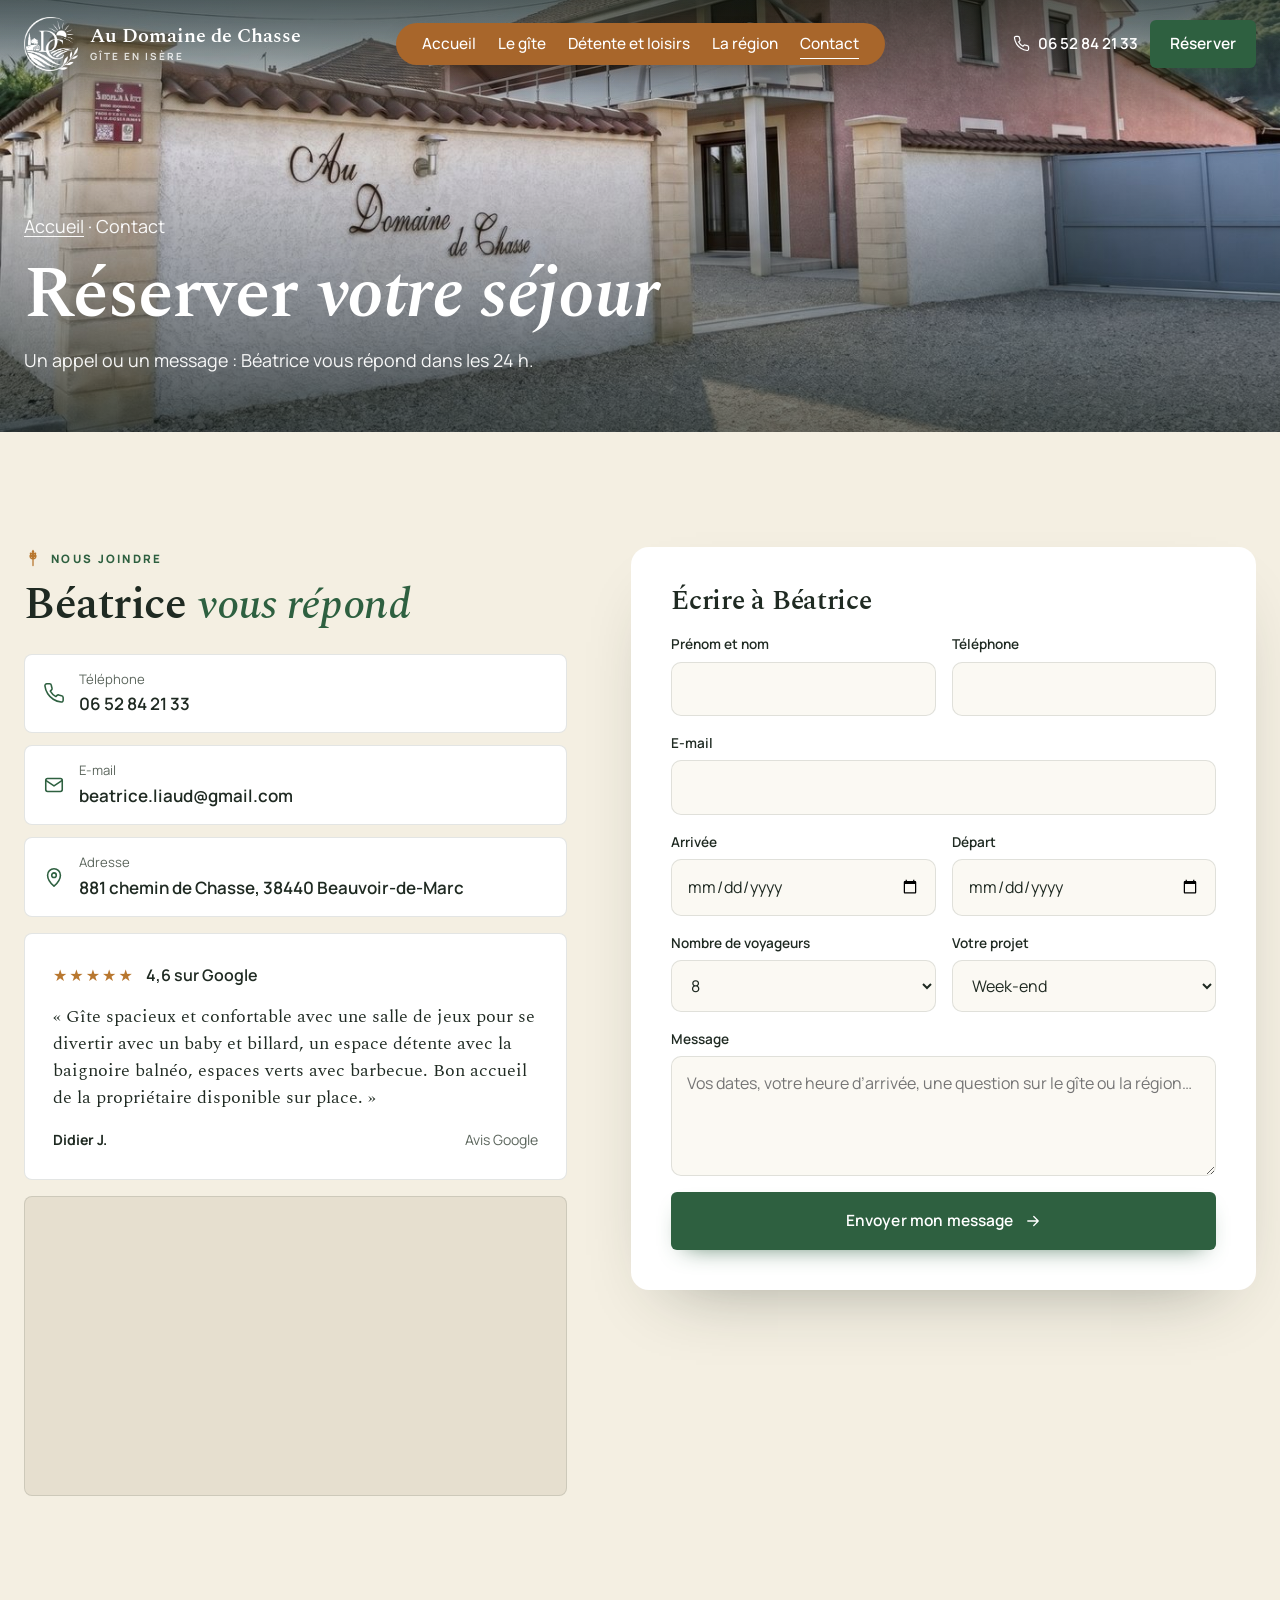
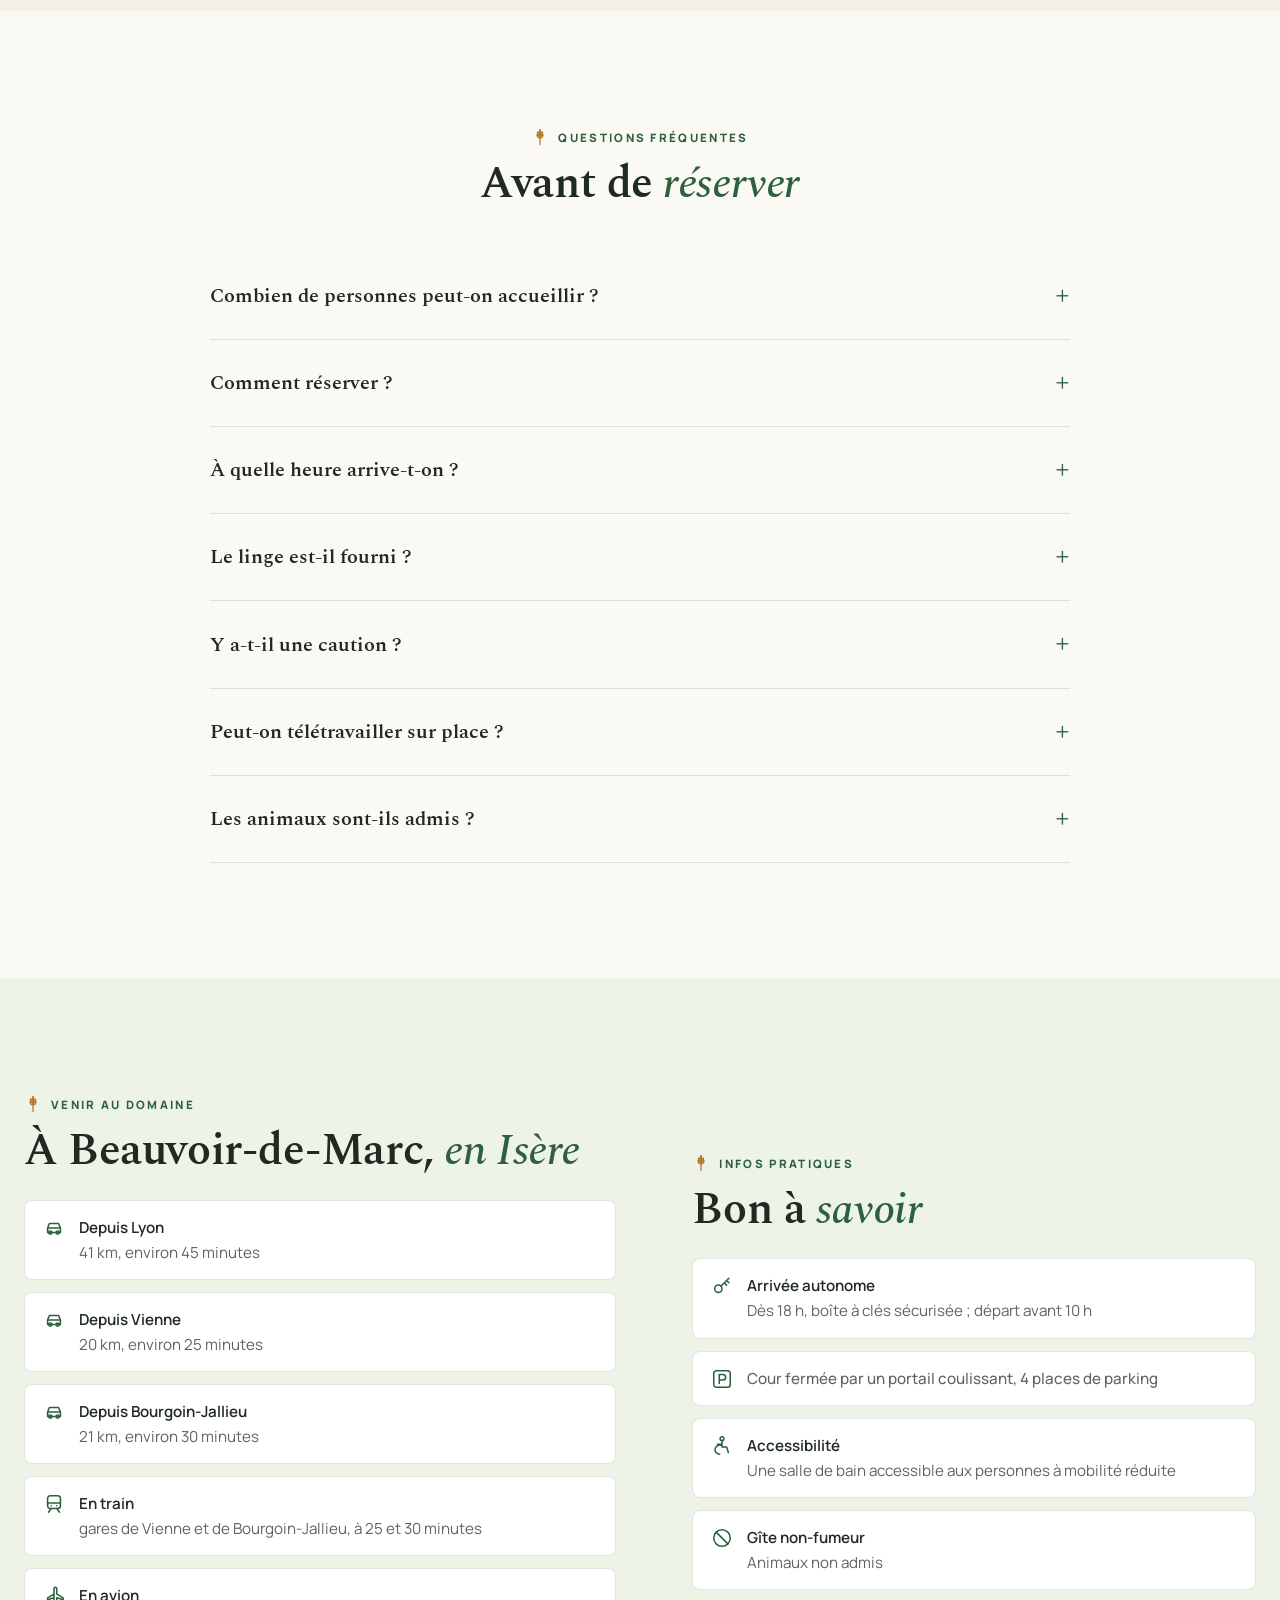
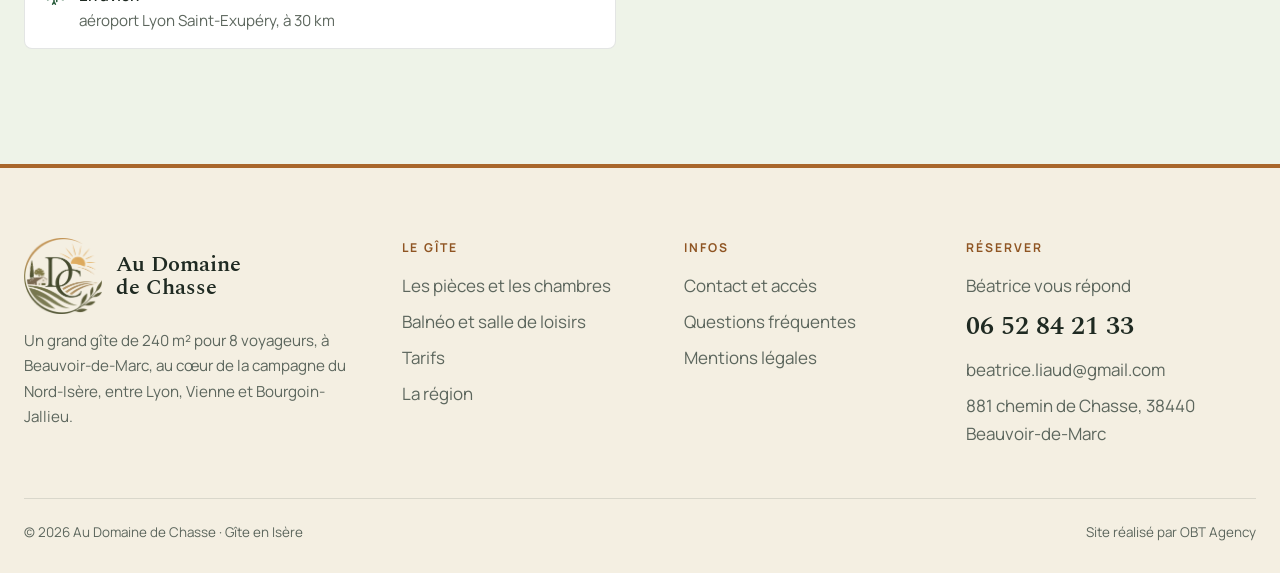
<file: contact.html>
<!doctype html>
<html lang="fr">
<head>
<meta charset="utf-8">
<meta name="viewport" content="width=device-width, initial-scale=1">
<meta name="robots" content="noindex, nofollow">
<title>Contact et réservation · Au Domaine de Chasse</title>
<meta name="description" content="Réservez votre séjour au Domaine de Chasse : 06 52 84 21 33, 881 chemin de Chasse à Beauvoir-de-Marc (Isère).">
<link rel="icon" href="images/logo-couleur.png">
<link rel="preconnect" href="https://fonts.googleapis.com">
<link rel="preconnect" href="https://fonts.gstatic.com" crossorigin>
<link href="https://fonts.googleapis.com/css2?family=Manrope:wght@400;500;600;700;800&family=Spectral:ital,wght@0,500;0,600;1,500&display=swap" rel="stylesheet">
<link rel="stylesheet" href="css/style.css">
</head>
<body data-page="contact">
<header class="entete">
  <div class="conteneur barre">
    <a class="logo" href="index.html" aria-label="Au Domaine de Chasse, accueil"><span class="monogramme"><img class="blanc" src="images/logo-blanc.png" alt="" width="640" height="629"><img class="sombre" src="images/logo-couleur.png" alt="" width="640" height="629"></span><span class="nom">Au Domaine de Chasse<small>Gîte en Isère</small></span></a>
    <ul class="menu">
      <li><a href="index.html">Accueil</a></li>
      <li><a href="le-gite.html">Le gîte</a></li>
      <li><a href="detente-et-loisirs.html">Détente et loisirs</a></li>
      <li><a href="la-region.html">La région</a></li>
      <li><a href="contact.html" class="actif">Contact</a></li>
    </ul>
    <div class="actions">
      <a class="tel-entete" href="tel:+33652842133"><svg viewBox="0 0 24 24" fill="none" stroke="currentColor" stroke-width="1.7" stroke-linecap="round" stroke-linejoin="round" aria-hidden="true"><path d="M22 16.9v3a2 2 0 0 1-2.2 2 19.8 19.8 0 0 1-8.6-3.1 19.5 19.5 0 0 1-6-6A19.8 19.8 0 0 1 2.1 4.2 2 2 0 0 1 4.1 2h3a2 2 0 0 1 2 1.7c.1 1 .4 1.9.7 2.8a2 2 0 0 1-.5 2.1L8 9.9a16 16 0 0 0 6 6l1.3-1.3a2 2 0 0 1 2.1-.4c.9.3 1.8.6 2.8.7a2 2 0 0 1 1.7 2z"/></svg><span>06 52 84 21 33</span></a>
      <a class="btn btn-plein" href="contact.html#reserver" data-obt-reserve>Réserver</a>
      <button class="burger" aria-label="Menu" aria-expanded="false"><span></span></button>
    </div>
  </div>
</header>
<main>
<section class="bandeau court">
  <img src="images/gite/entree-cour.jpg" alt="L’entrée du Domaine de Chasse">
  <div class="conteneur">
    <p class="fil"><a href="index.html">Accueil</a> · Contact</p>
    <h1>Réserver <em>votre séjour</em></h1>
    <p>Un appel ou un message : Béatrice vous répond dans les 24 h.</p>
  </div>
</section>
<section class="section creme">
  <div class="conteneur contact-grille">
    <div data-reveal>
      <span class="surtitre"><svg viewBox="0 0 24 24" fill="none" stroke="currentColor" stroke-width="1.7" stroke-linecap="round" stroke-linejoin="round" aria-hidden="true"><path d="M12 22V9"/><path d="M12 13c-2.5 0-4-1.6-4-4 2.5 0 4 1.6 4 4zM12 13c2.5 0 4-1.6 4-4-2.5 0-4 1.6-4 4zM12 9c-2.2 0-3.5-1.4-3.5-3.5C10.7 5.5 12 6.9 12 9zM12 9c2.2 0 3.5-1.4 3.5-3.5C13.3 5.5 12 6.9 12 9zM12 5.5c-1-1-1-2.5 0-3.5 1 1 1 2.5 0 3.5z"/></svg>Nous joindre</span>
      <h2>Béatrice <em class="it">vous répond</em></h2>
      <div class="coordonnees">
  <a href="tel:+33652842133"><svg viewBox="0 0 24 24" fill="none" stroke="currentColor" stroke-width="1.7" stroke-linecap="round" stroke-linejoin="round" aria-hidden="true"><path d="M22 16.9v3a2 2 0 0 1-2.2 2 19.8 19.8 0 0 1-8.6-3.1 19.5 19.5 0 0 1-6-6A19.8 19.8 0 0 1 2.1 4.2 2 2 0 0 1 4.1 2h3a2 2 0 0 1 2 1.7c.1 1 .4 1.9.7 2.8a2 2 0 0 1-.5 2.1L8 9.9a16 16 0 0 0 6 6l1.3-1.3a2 2 0 0 1 2.1-.4c.9.3 1.8.6 2.8.7a2 2 0 0 1 1.7 2z"/></svg><span><small>Téléphone</small><strong>06 52 84 21 33</strong></span></a>
  <a href="mailto:beatrice.liaud@gmail.com"><svg viewBox="0 0 24 24" fill="none" stroke="currentColor" stroke-width="1.7" stroke-linecap="round" stroke-linejoin="round" aria-hidden="true"><rect x="3" y="5" width="18" height="14" rx="2"/><path d="m3 7 9 6 9-6"/></svg><span><small>E-mail</small><strong>beatrice.liaud@gmail.com</strong></span></a>
  <a href="https://www.google.com/maps/place/Au+Domaine+de+Chasse/@45.5311019,5.0796868,15z/data=!4m6!3m5!1s0x47f4d68433895723:0x71ac029676679ae7!8m2!3d45.5311019!4d5.0796868" target="_blank" rel="noopener"><svg viewBox="0 0 24 24" fill="none" stroke="currentColor" stroke-width="1.7" stroke-linecap="round" stroke-linejoin="round" aria-hidden="true"><path d="M12 22s7-6.1 7-12a7 7 0 0 0-14 0c0 5.9 7 12 7 12z"/><circle cx="12" cy="10" r="2.5"/></svg><span><small>Adresse</small><strong>881 chemin de Chasse, 38440 Beauvoir-de-Marc</strong></span></a>
</div>
      <figure class="avis avis-seul"><div class="etoiles">★★★★★ <span>4,6 sur Google</span></div><blockquote>« Gîte spacieux et confortable avec une salle de jeux pour se divertir avec un baby et billard, un espace détente avec la baignoire balnéo, espaces verts avec barbecue. Bon accueil de la propriétaire disponible sur place. »</blockquote><footer><strong>Didier J.</strong><span>Avis Google</span></footer></figure>
      <div class="carte-maps"><iframe src="https://maps.google.com/maps?q=45.5311019,5.0796868&z=11&output=embed" title="Au Domaine de Chasse sur Google Maps" loading="lazy" referrerpolicy="no-referrer-when-downgrade"></iframe></div>
    </div>
    <div data-reveal><form class="formulaire" id="reserver" novalidate>
  <h3>Écrire à Béatrice</h3>
  <label>Prénom et nom<input type="text" name="nom" autocomplete="name" required></label>
  <label>Téléphone<input type="tel" name="tel" autocomplete="tel"></label>
  <label class="plein-l">E-mail<input type="email" name="email" autocomplete="email" required></label>
  <label>Arrivée<input type="date" name="arrivee"></label>
  <label>Départ<input type="date" name="depart"></label>
  <label>Nombre de voyageurs<select name="voyageurs"><option>1</option><option>2</option><option>3</option><option>4</option><option>5</option><option>6</option><option>7</option><option selected>8</option></select></label>
  <label>Votre projet<select name="projet"><option>Week-end</option><option>Séjour en famille ou entre amis</option><option>Déplacement professionnel</option><option>Mariage ou événement</option><option>Autre</option></select></label>
  <label class="plein-l">Message<textarea name="message" placeholder="Vos dates, votre heure d’arrivée, une question sur le gîte ou la région…"></textarea></label>
  <button class="btn btn-plein envoyer" type="submit">Envoyer mon message <svg viewBox="0 0 24 24" fill="none" stroke="currentColor" stroke-width="1.7" stroke-linecap="round" stroke-linejoin="round" aria-hidden="true"><path d="M5 12h14M13 6l6 6-6 6"/></svg></button>
  <p class="merci">Merci ! Béatrice vous répond dans les 24 h.</p>
</form></div>
  </div>
</section>
<section class="section" id="questions">
  <div class="conteneur">
    <div class="entete-section centre"><div><span class="surtitre"><svg viewBox="0 0 24 24" fill="none" stroke="currentColor" stroke-width="1.7" stroke-linecap="round" stroke-linejoin="round" aria-hidden="true"><path d="M12 22V9"/><path d="M12 13c-2.5 0-4-1.6-4-4 2.5 0 4 1.6 4 4zM12 13c2.5 0 4-1.6 4-4-2.5 0-4 1.6-4 4zM12 9c-2.2 0-3.5-1.4-3.5-3.5C10.7 5.5 12 6.9 12 9zM12 9c2.2 0 3.5-1.4 3.5-3.5C13.3 5.5 12 6.9 12 9zM12 5.5c-1-1-1-2.5 0-3.5 1 1 1 2.5 0 3.5z"/></svg>Questions fréquentes</span><h2>Avant de <em class="it">réserver</em></h2></div></div>
    <div class="faq"><details><summary>Combien de personnes peut-on accueillir ?</summary><p>Jusqu’à 8 voyageurs, dans 4 chambres : trois chambres avec un grand lit queen size et une chambre avec deux lits simples. Le gîte de 240 m² vous est entièrement réservé : aucun espace n’est partagé avec d’autres voyageurs.</p></details><details><summary>Comment réserver ?</summary><p>En ligne, avec le bouton « Réserver » : vous choisissez vos dates sur le planning, le prix du séjour s’affiche aussitôt, ménage et taxe de séjour compris. Vous pouvez aussi appeler Béatrice au 06 52 84 21 33. Le séjour minimum est de 2 nuits.</p></details><details><summary>À quelle heure arrive-t-on ?</summary><p>L’arrivée est autonome à partir de 18 h, grâce à une boîte à clés sécurisée. Le départ se fait avant 10 h. Un autre horaire ? Demandez-le, on s’arrange souvent.</p></details><details><summary>Le linge est-il fourni ?</summary><p>Oui : le linge de lit et les serviettes sont fournis, ainsi que le savon, le gel douche, le thé et le café. Le ménage de fin de séjour est fait par un professionnel (50 €).</p></details><details><summary>Y a-t-il une caution ?</summary><p>Oui, 500 € par empreinte bancaire avant l’arrivée. Elle n’est pas débitée et elle est libérée dans les 7 jours qui suivent votre départ si aucun dommage n’est constaté.</p></details><details><summary>Peut-on télétravailler sur place ?</summary><p>Oui : le gîte a la fibre, un wifi stable et un espace de travail. Il accueille souvent des personnes en déplacement professionnel, pour quelques nuits ou plusieurs semaines.</p></details><details><summary>Les animaux sont-ils admis ?</summary><p>Non, les animaux ne sont pas admis et le gîte est entièrement non-fumeur.</p></details></div>
  </div>
</section>
<section class="section glacier">
  <div class="conteneur duo">
    <div class="duo-texte" data-reveal>
      <span class="surtitre"><svg viewBox="0 0 24 24" fill="none" stroke="currentColor" stroke-width="1.7" stroke-linecap="round" stroke-linejoin="round" aria-hidden="true"><path d="M12 22V9"/><path d="M12 13c-2.5 0-4-1.6-4-4 2.5 0 4 1.6 4 4zM12 13c2.5 0 4-1.6 4-4-2.5 0-4 1.6-4 4zM12 9c-2.2 0-3.5-1.4-3.5-3.5C10.7 5.5 12 6.9 12 9zM12 9c2.2 0 3.5-1.4 3.5-3.5C13.3 5.5 12 6.9 12 9zM12 5.5c-1-1-1-2.5 0-3.5 1 1 1 2.5 0 3.5z"/></svg>Venir au domaine</span>
      <h2>À Beauvoir-de-Marc, <em class="it">en Isère</em></h2>
      <ul class="acces"><li><svg viewBox="0 0 24 24" fill="none" stroke="currentColor" stroke-width="1.7" stroke-linecap="round" stroke-linejoin="round" aria-hidden="true"><path d="M5 17h14v-5l-2-5H7l-2 5zM5 12h14"/><circle cx="8" cy="17" r="1.8"/><circle cx="16" cy="17" r="1.8"/></svg><span><strong>Depuis Lyon</strong>41 km, environ 45 minutes</span></li><li><svg viewBox="0 0 24 24" fill="none" stroke="currentColor" stroke-width="1.7" stroke-linecap="round" stroke-linejoin="round" aria-hidden="true"><path d="M5 17h14v-5l-2-5H7l-2 5zM5 12h14"/><circle cx="8" cy="17" r="1.8"/><circle cx="16" cy="17" r="1.8"/></svg><span><strong>Depuis Vienne</strong>20 km, environ 25 minutes</span></li><li><svg viewBox="0 0 24 24" fill="none" stroke="currentColor" stroke-width="1.7" stroke-linecap="round" stroke-linejoin="round" aria-hidden="true"><path d="M5 17h14v-5l-2-5H7l-2 5zM5 12h14"/><circle cx="8" cy="17" r="1.8"/><circle cx="16" cy="17" r="1.8"/></svg><span><strong>Depuis Bourgoin-Jallieu</strong>21 km, environ 30 minutes</span></li><li><svg viewBox="0 0 24 24" fill="none" stroke="currentColor" stroke-width="1.7" stroke-linecap="round" stroke-linejoin="round" aria-hidden="true"><rect x="5" y="3" width="14" height="14" rx="3"/><path d="M5 11h14M9 17l-3 4M15 17l3 4M9 14h.01M15 14h.01"/></svg><span><strong>En train</strong>gares de Vienne et de Bourgoin-Jallieu, à 25 et 30 minutes</span></li><li><svg viewBox="0 0 24 24" fill="none" stroke="currentColor" stroke-width="1.7" stroke-linecap="round" stroke-linejoin="round" aria-hidden="true"><path d="M10.5 21 12 18l1.5 3M12 18V4a1.5 1.5 0 0 1 3 0v6l7 4v2l-7-2v4M12 10 5 14v2l7-2"/></svg><span><strong>En avion</strong>aéroport Lyon Saint-Exupéry, à 30 km</span></li></ul>
    </div>
    <div class="duo-texte" data-reveal>
      <span class="surtitre"><svg viewBox="0 0 24 24" fill="none" stroke="currentColor" stroke-width="1.7" stroke-linecap="round" stroke-linejoin="round" aria-hidden="true"><path d="M12 22V9"/><path d="M12 13c-2.5 0-4-1.6-4-4 2.5 0 4 1.6 4 4zM12 13c2.5 0 4-1.6 4-4-2.5 0-4 1.6-4 4zM12 9c-2.2 0-3.5-1.4-3.5-3.5C10.7 5.5 12 6.9 12 9zM12 9c2.2 0 3.5-1.4 3.5-3.5C13.3 5.5 12 6.9 12 9zM12 5.5c-1-1-1-2.5 0-3.5 1 1 1 2.5 0 3.5z"/></svg>Infos pratiques</span>
      <h2>Bon à <em class="it">savoir</em></h2>
      <ul class="acces infos">
        <li><svg viewBox="0 0 24 24" fill="none" stroke="currentColor" stroke-width="1.7" stroke-linecap="round" stroke-linejoin="round" aria-hidden="true"><circle cx="8" cy="15" r="4"/><path d="m10.8 12.2 8.7-8.7M17 6l2.5 2.5M14.5 8.5 17 11"/></svg><span><strong>Arrivée autonome</strong>Dès 18 h, boîte à clés sécurisée ; départ avant 10 h</span></li>
        <li><svg viewBox="0 0 24 24" fill="none" stroke="currentColor" stroke-width="1.7" stroke-linecap="round" stroke-linejoin="round" aria-hidden="true"><rect x="3" y="3" width="18" height="18" rx="3"/><path d="M9 17V7h4a3 3 0 0 1 0 6H9"/></svg><strong class="seul">Cour fermée par un portail coulissant, 4 places de parking</strong></li>
        <li><svg viewBox="0 0 24 24" fill="none" stroke="currentColor" stroke-width="1.7" stroke-linecap="round" stroke-linejoin="round" aria-hidden="true"><circle cx="12" cy="4" r="2"/><path d="M12 7v6h5l2 6M12 10H7M9.5 21a5 5 0 1 1 2.5-9.3"/></svg><span><strong>Accessibilité</strong>Une salle de bain accessible aux personnes à mobilité réduite</span></li>
        <li><svg viewBox="0 0 24 24" fill="none" stroke="currentColor" stroke-width="1.7" stroke-linecap="round" stroke-linejoin="round" aria-hidden="true"><circle cx="12" cy="12" r="9"/><path d="m5.6 5.6 12.8 12.8"/></svg><span><strong>Gîte non-fumeur</strong>Animaux non admis</span></li>
      </ul>
    </div>
  </div>
</section>
</main>
<footer class="pied">
  <div class="conteneur">
    <div class="grille">
      <div>
        <a class="logo-pied" href="index.html"><img src="images/logo-couleur.png" alt="Au Domaine de Chasse" width="640" height="629"><span>Au Domaine<br>de Chasse</span></a>
        <p>Un grand gîte de 240 m² pour 8 voyageurs, à Beauvoir-de-Marc, au cœur de la campagne du Nord-Isère, entre Lyon, Vienne et Bourgoin-Jallieu.</p>
      </div>
      <div><h4>Le gîte</h4><ul><li><a href="le-gite.html">Les pièces et les chambres</a></li><li><a href="detente-et-loisirs.html">Balnéo et salle de loisirs</a></li><li><a href="le-gite.html#tarifs">Tarifs</a></li><li><a href="la-region.html">La région</a></li></ul></div>
      <div><h4>Infos</h4><ul><li><a href="contact.html">Contact et accès</a></li><li><a href="contact.html#questions">Questions fréquentes</a></li><li><a href="mentions-legales.html">Mentions légales</a></li></ul></div>
      <div><h4>Réserver</h4><ul><li>Béatrice vous répond<a class="tel-pied" href="tel:+33652842133">06 52 84 21 33</a></li><li><a href="mailto:beatrice.liaud@gmail.com">beatrice.liaud@gmail.com</a></li><li>881 chemin de Chasse, 38440 Beauvoir-de-Marc</li></ul></div>
    </div>
    <div class="bas"><span>© 2026 Au Domaine de Chasse · Gîte en Isère</span><span>Site réalisé par OBT Agency</span></div>
  </div>
</footer>
<nav class="barre-mobile" aria-label="Contact rapide">
  <a class="appeler" href="tel:+33652842133"><svg viewBox="0 0 24 24" fill="none" stroke="currentColor" stroke-width="1.7" stroke-linecap="round" stroke-linejoin="round" aria-hidden="true"><path d="M22 16.9v3a2 2 0 0 1-2.2 2 19.8 19.8 0 0 1-8.6-3.1 19.5 19.5 0 0 1-6-6A19.8 19.8 0 0 1 2.1 4.2 2 2 0 0 1 4.1 2h3a2 2 0 0 1 2 1.7c.1 1 .4 1.9.7 2.8a2 2 0 0 1-.5 2.1L8 9.9a16 16 0 0 0 6 6l1.3-1.3a2 2 0 0 1 2.1-.4c.9.3 1.8.6 2.8.7a2 2 0 0 1 1.7 2z"/></svg> Appeler</a>
  <a href="contact.html#reserver" data-obt-reserve><svg viewBox="0 0 24 24" fill="none" stroke="currentColor" stroke-width="1.7" stroke-linecap="round" stroke-linejoin="round" aria-hidden="true"><rect x="3" y="5" width="18" height="16" rx="2"/><path d="M3 10h18M8 3v4M16 3v4M8 14h2M14 14h2M8 17h2"/></svg> Réserver</a>
</nav>
<script src="js/site.js"></script>
<div data-obt-booking data-obt-key="demo-domaine-de-chasse" data-obt-api="https://demo-domaine-de-chasse.obt.invalid" data-obt-form-key="demo" data-obt-form-endpoint="https://demo-domaine-de-chasse.obt.invalid/envoi" data-obt-subject="Demande de réservation au Domaine de Chasse"></div>
<script src="js/obt-demo.js"></script>
<script src="https://obt-gestion.com/blocks/obt-booking.js" defer></script>
</body>
</html>
</file>
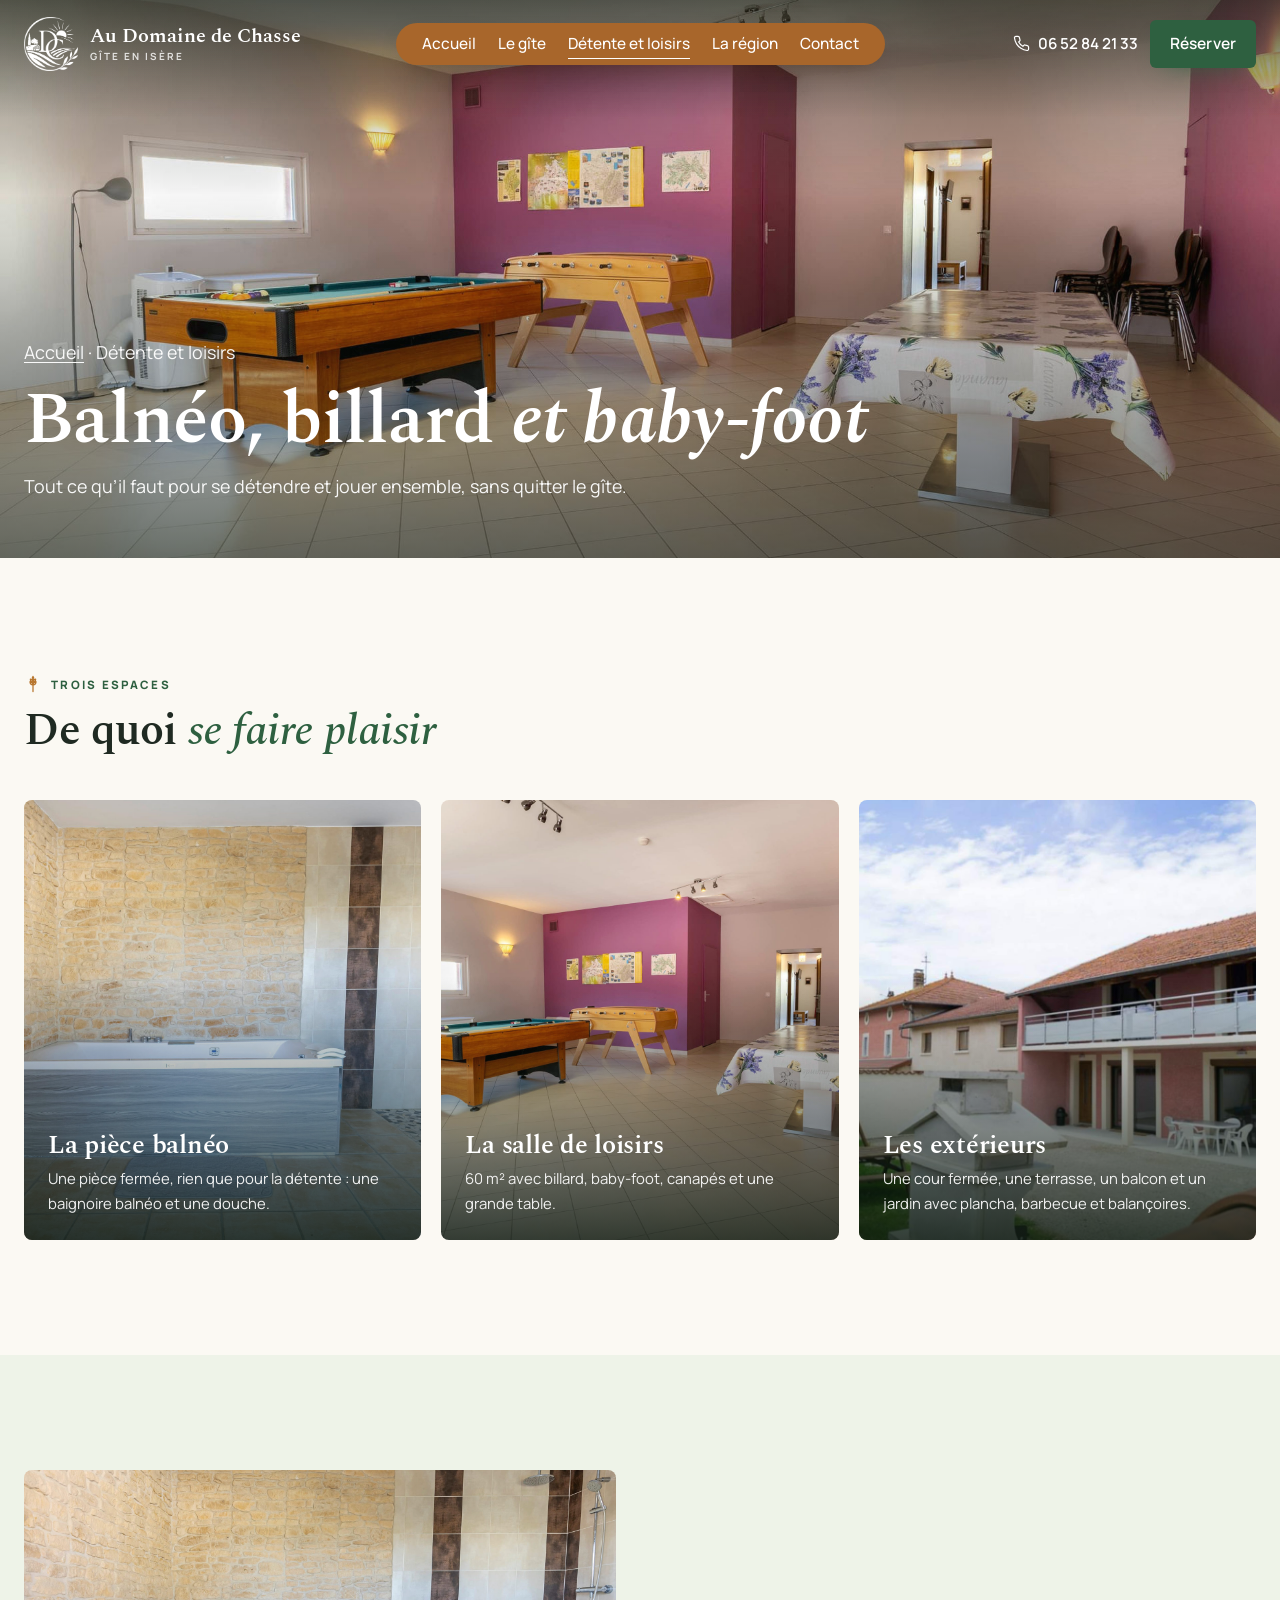
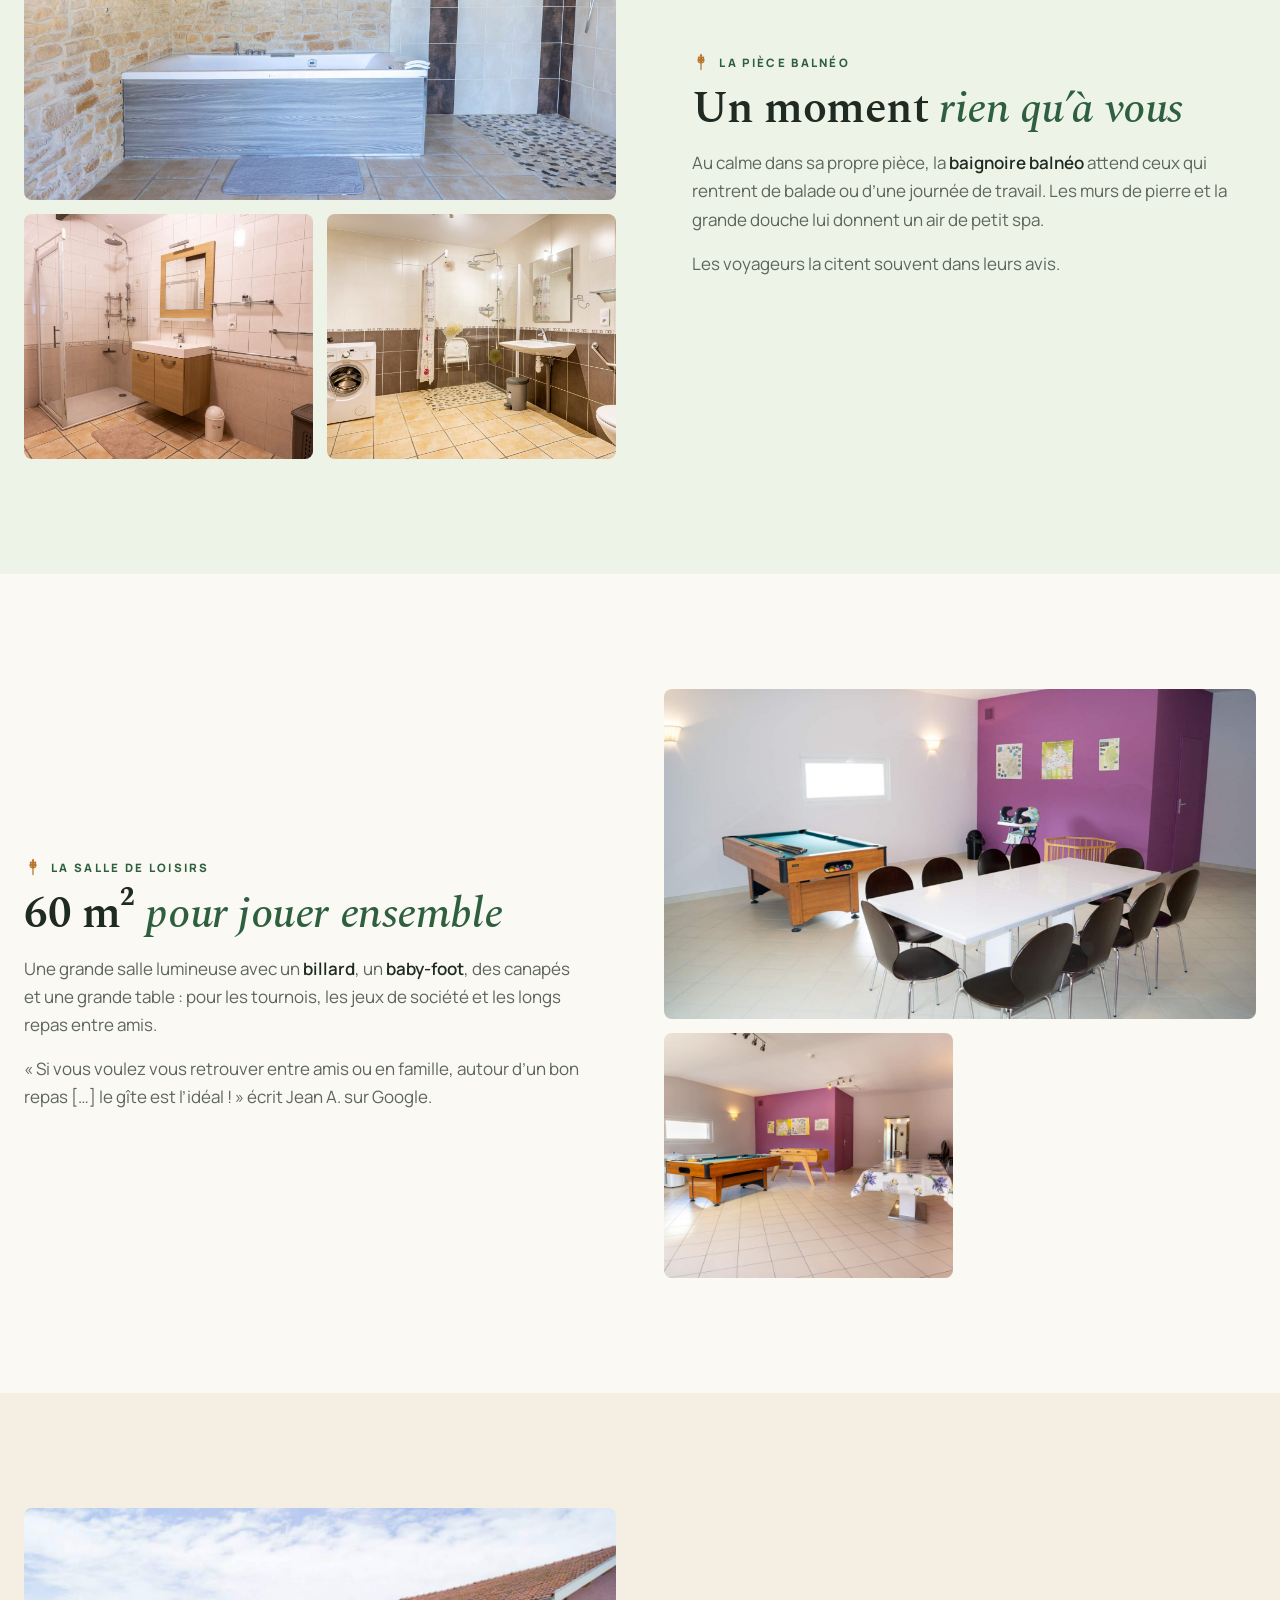
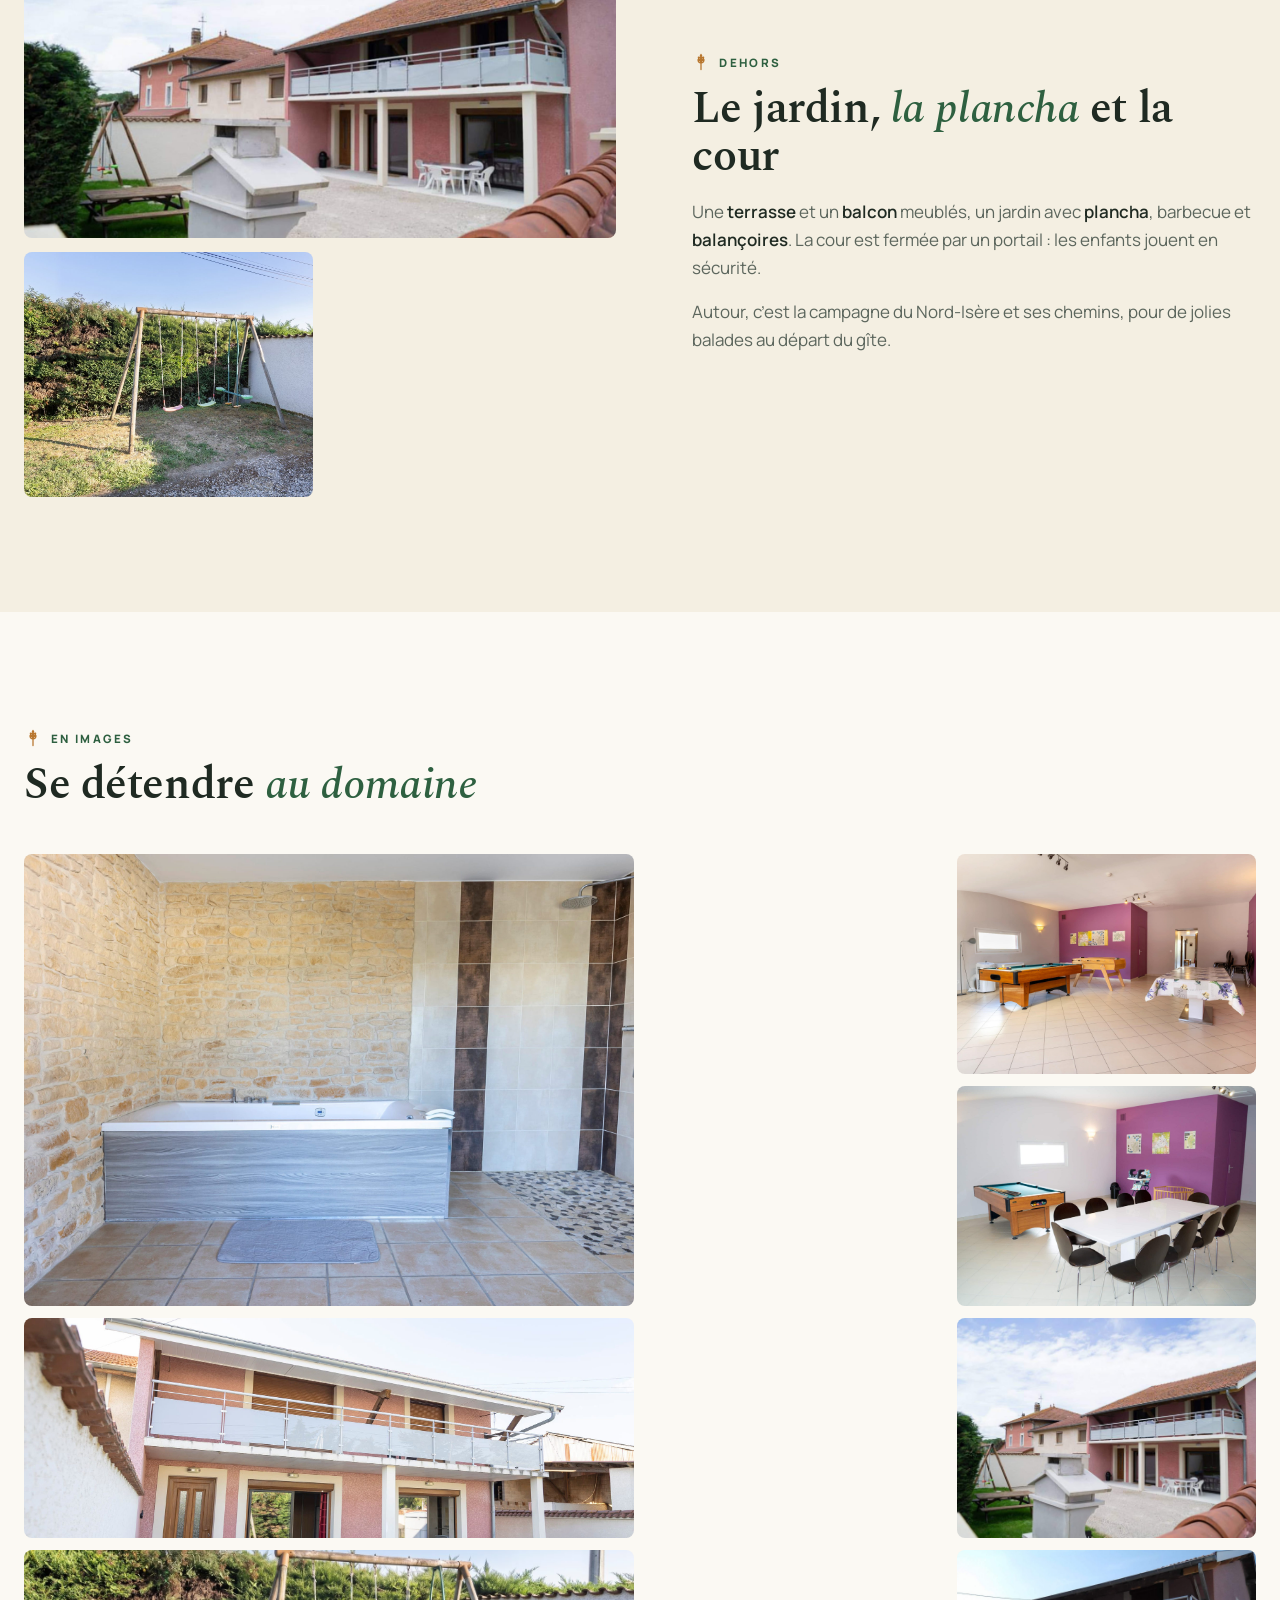
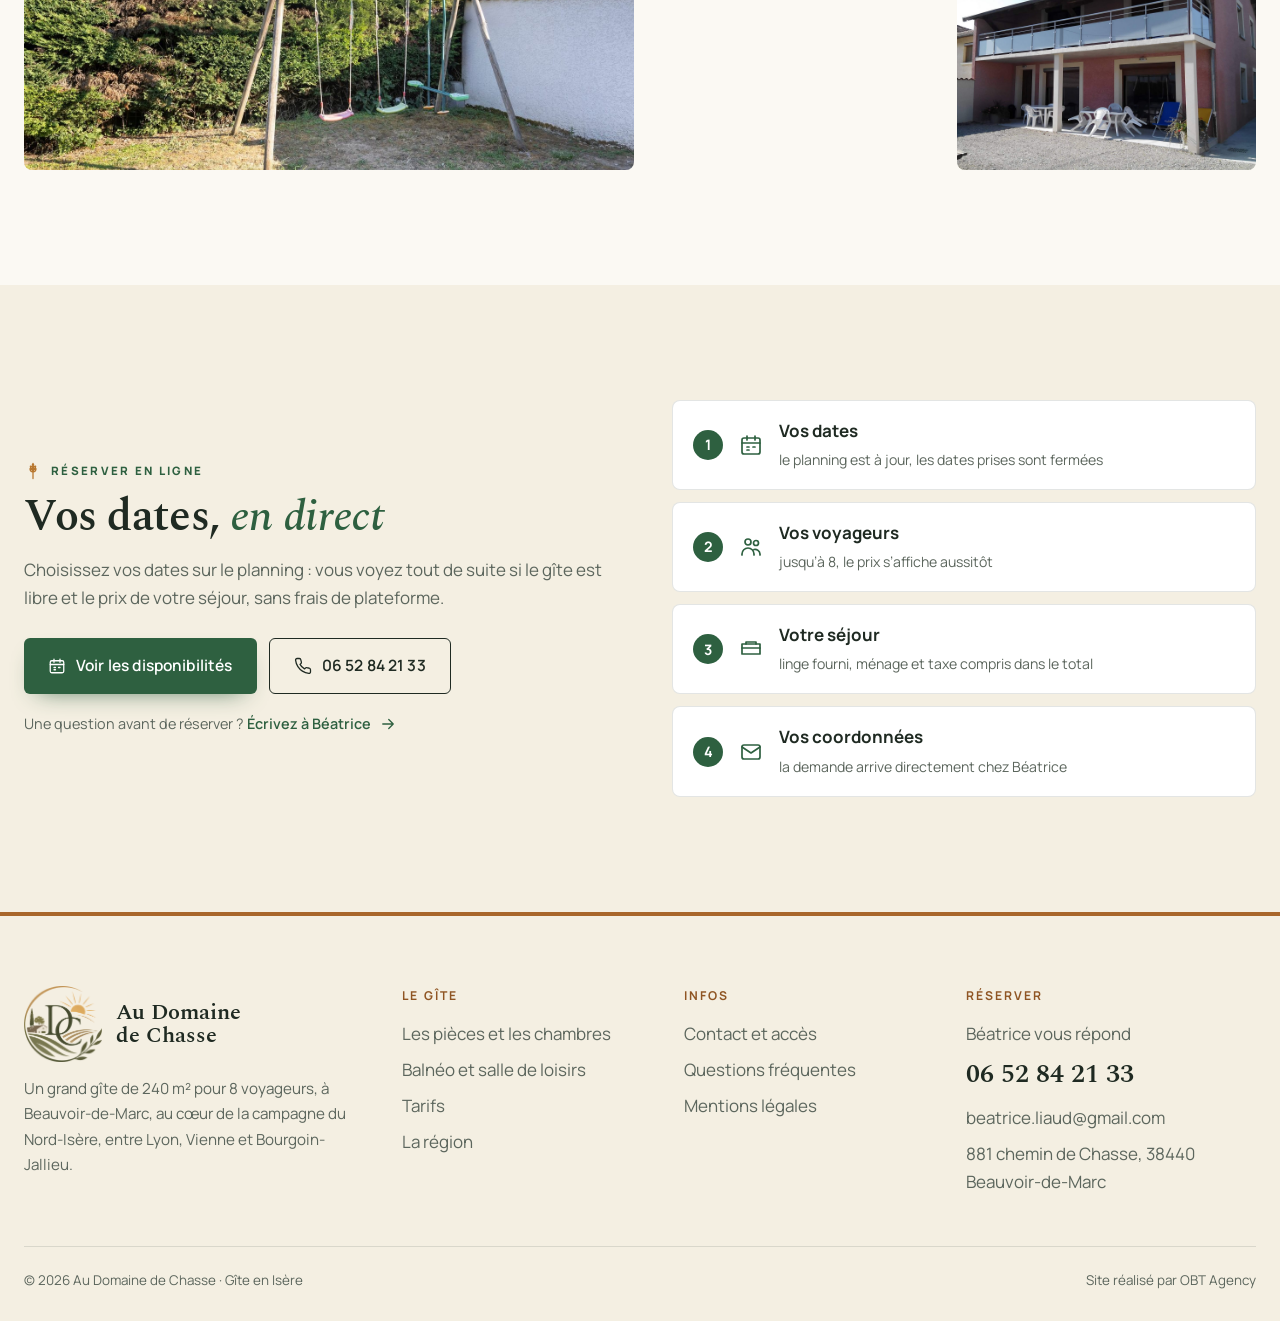
<file: detente-et-loisirs.html>
<!doctype html>
<html lang="fr">
<head>
<meta charset="utf-8">
<meta name="viewport" content="width=device-width, initial-scale=1">
<meta name="robots" content="noindex, nofollow">
<title>Détente et loisirs · Au Domaine de Chasse</title>
<meta name="description" content="Balnéo, salle de loisirs de 60 m² avec billard et baby-foot, jardin avec plancha et balançoires : les loisirs du Domaine de Chasse en Isère.">
<link rel="icon" href="images/logo-couleur.png">
<link rel="preconnect" href="https://fonts.googleapis.com">
<link rel="preconnect" href="https://fonts.gstatic.com" crossorigin>
<link href="https://fonts.googleapis.com/css2?family=Manrope:wght@400;500;600;700;800&family=Spectral:ital,wght@0,500;0,600;1,500&display=swap" rel="stylesheet">
<link rel="stylesheet" href="css/style.css">
</head>
<body data-page="detente">
<header class="entete">
  <div class="conteneur barre">
    <a class="logo" href="index.html" aria-label="Au Domaine de Chasse, accueil"><span class="monogramme"><img class="blanc" src="images/logo-blanc.png" alt="" width="640" height="629"><img class="sombre" src="images/logo-couleur.png" alt="" width="640" height="629"></span><span class="nom">Au Domaine de Chasse<small>Gîte en Isère</small></span></a>
    <ul class="menu">
      <li><a href="index.html">Accueil</a></li>
      <li><a href="le-gite.html">Le gîte</a></li>
      <li><a href="detente-et-loisirs.html" class="actif">Détente et loisirs</a></li>
      <li><a href="la-region.html">La région</a></li>
      <li><a href="contact.html">Contact</a></li>
    </ul>
    <div class="actions">
      <a class="tel-entete" href="tel:+33652842133"><svg viewBox="0 0 24 24" fill="none" stroke="currentColor" stroke-width="1.7" stroke-linecap="round" stroke-linejoin="round" aria-hidden="true"><path d="M22 16.9v3a2 2 0 0 1-2.2 2 19.8 19.8 0 0 1-8.6-3.1 19.5 19.5 0 0 1-6-6A19.8 19.8 0 0 1 2.1 4.2 2 2 0 0 1 4.1 2h3a2 2 0 0 1 2 1.7c.1 1 .4 1.9.7 2.8a2 2 0 0 1-.5 2.1L8 9.9a16 16 0 0 0 6 6l1.3-1.3a2 2 0 0 1 2.1-.4c.9.3 1.8.6 2.8.7a2 2 0 0 1 1.7 2z"/></svg><span>06 52 84 21 33</span></a>
      <a class="btn btn-plein" href="contact.html#reserver" data-obt-reserve>Réserver</a>
      <button class="burger" aria-label="Menu" aria-expanded="false"><span></span></button>
    </div>
  </div>
</header>
<main>
<section class="bandeau">
  <img src="images/gite/salle-loisirs.jpg" alt="La salle de loisirs avec billard et baby-foot">
  <div class="conteneur">
    <p class="fil"><a href="index.html">Accueil</a> · Détente et loisirs</p>
    <h1>Balnéo, billard <em>et baby-foot</em></h1>
    <p>Tout ce qu’il faut pour se détendre et jouer ensemble, sans quitter le gîte.</p>
  </div>
</section>

<section class="section">
  <div class="conteneur">
    <div class="entete-section"><div><span class="surtitre"><svg viewBox="0 0 24 24" fill="none" stroke="currentColor" stroke-width="1.7" stroke-linecap="round" stroke-linejoin="round" aria-hidden="true"><path d="M12 22V9"/><path d="M12 13c-2.5 0-4-1.6-4-4 2.5 0 4 1.6 4 4zM12 13c2.5 0 4-1.6 4-4-2.5 0-4 1.6-4 4zM12 9c-2.2 0-3.5-1.4-3.5-3.5C10.7 5.5 12 6.9 12 9zM12 9c2.2 0 3.5-1.4 3.5-3.5C13.3 5.5 12 6.9 12 9zM12 5.5c-1-1-1-2.5 0-3.5 1 1 1 2.5 0 3.5z"/></svg>Trois espaces</span><h2>De quoi <em class="it">se faire plaisir</em></h2></div></div>
    <div class="espaces"><div class="espace" data-reveal><img src="images/gite/balneo.jpg" alt="La pièce balnéo" loading="lazy" decoding="async"><div class="txt"><h3>La pièce balnéo</h3><p>Une pièce fermée, rien que pour la détente : une baignoire balnéo et une douche.</p></div></div><div class="espace" data-reveal><img src="images/gite/salle-loisirs.jpg" alt="La salle de loisirs" loading="lazy" decoding="async"><div class="txt"><h3>La salle de loisirs</h3><p>60 m² avec billard, baby-foot, canapés et une grande table.</p></div></div><div class="espace" data-reveal><img src="images/gite/jardin-barbecue.jpg" alt="Les extérieurs" loading="lazy" decoding="async"><div class="txt"><h3>Les extérieurs</h3><p>Une cour fermée, une terrasse, un balcon et un jardin avec plancha, barbecue et balançoires.</p></div></div></div>
  </div>
</section>

<section class="section glacier">
  <div class="conteneur duo">
    <div class="duo-photos paysage" data-reveal><img src="images/gite/balneo.jpg" alt="La baignoire balnéo" loading="lazy" decoding="async"><img src="images/gite/salle-de-bain.jpg" alt="La salle de bain et sa douche" loading="lazy" decoding="async"><img src="images/gite/salle-de-bain-pmr.jpg" alt="La salle de bain accessible" loading="lazy" decoding="async"></div>
    <div class="duo-texte" data-reveal>
      <span class="surtitre"><svg viewBox="0 0 24 24" fill="none" stroke="currentColor" stroke-width="1.7" stroke-linecap="round" stroke-linejoin="round" aria-hidden="true"><path d="M12 22V9"/><path d="M12 13c-2.5 0-4-1.6-4-4 2.5 0 4 1.6 4 4zM12 13c2.5 0 4-1.6 4-4-2.5 0-4 1.6-4 4zM12 9c-2.2 0-3.5-1.4-3.5-3.5C10.7 5.5 12 6.9 12 9zM12 9c2.2 0 3.5-1.4 3.5-3.5C13.3 5.5 12 6.9 12 9zM12 5.5c-1-1-1-2.5 0-3.5 1 1 1 2.5 0 3.5z"/></svg>La pièce balnéo</span>
      <h2>Un moment <em class="it">rien qu’à vous</em></h2>
      <p>Au calme dans sa propre pièce, la <strong>baignoire balnéo</strong> attend ceux qui rentrent de balade ou d’une journée de travail. Les murs de pierre et la grande douche lui donnent un air de petit spa.</p>
      <p>Les voyageurs la citent souvent dans leurs avis.</p>
    </div>
  </div>
</section>

<section class="section">
  <div class="conteneur duo inverse">
    <div class="duo-photos paysage" data-reveal><img src="images/gite/grande-table.jpg" alt="La grande table" loading="lazy" decoding="async"><img src="images/gite/salle-loisirs.jpg" alt="Le billard, le baby-foot et la table" loading="lazy" decoding="async"><img src="images/gite/billard-baby.jpg" alt="La salle de loisirs côté jardin" loading="lazy" decoding="async"></div>
    <div class="duo-texte" data-reveal>
      <span class="surtitre"><svg viewBox="0 0 24 24" fill="none" stroke="currentColor" stroke-width="1.7" stroke-linecap="round" stroke-linejoin="round" aria-hidden="true"><path d="M12 22V9"/><path d="M12 13c-2.5 0-4-1.6-4-4 2.5 0 4 1.6 4 4zM12 13c2.5 0 4-1.6 4-4-2.5 0-4 1.6-4 4zM12 9c-2.2 0-3.5-1.4-3.5-3.5C10.7 5.5 12 6.9 12 9zM12 9c2.2 0 3.5-1.4 3.5-3.5C13.3 5.5 12 6.9 12 9zM12 5.5c-1-1-1-2.5 0-3.5 1 1 1 2.5 0 3.5z"/></svg>La salle de loisirs</span>
      <h2>60 m² <em class="it">pour jouer ensemble</em></h2>
      <p>Une grande salle lumineuse avec un <strong>billard</strong>, un <strong>baby-foot</strong>, des canapés et une grande table : pour les tournois, les jeux de société et les longs repas entre amis.</p>
      <p>« Si vous voulez vous retrouver entre amis ou en famille, autour d’un bon repas […] le gîte est l’idéal ! » écrit Jean A. sur Google.</p>
    </div>
  </div>
</section>

<section class="section creme">
  <div class="conteneur duo">
    <div class="duo-photos paysage" data-reveal><img src="images/gite/jardin-barbecue.jpg" alt="Le jardin et le barbecue" loading="lazy" decoding="async"><img src="images/gite/balancoires.jpg" alt="Les balançoires" loading="lazy" decoding="async"><img src="images/gite/plancha.jpg" alt="La plancha" loading="lazy" decoding="async"></div>
    <div class="duo-texte" data-reveal>
      <span class="surtitre"><svg viewBox="0 0 24 24" fill="none" stroke="currentColor" stroke-width="1.7" stroke-linecap="round" stroke-linejoin="round" aria-hidden="true"><path d="M12 22V9"/><path d="M12 13c-2.5 0-4-1.6-4-4 2.5 0 4 1.6 4 4zM12 13c2.5 0 4-1.6 4-4-2.5 0-4 1.6-4 4zM12 9c-2.2 0-3.5-1.4-3.5-3.5C10.7 5.5 12 6.9 12 9zM12 9c2.2 0 3.5-1.4 3.5-3.5C13.3 5.5 12 6.9 12 9zM12 5.5c-1-1-1-2.5 0-3.5 1 1 1 2.5 0 3.5z"/></svg>Dehors</span>
      <h2>Le jardin, <em class="it">la plancha</em> et la cour</h2>
      <p>Une <strong>terrasse</strong> et un <strong>balcon</strong> meublés, un jardin avec <strong>plancha</strong>, barbecue et <strong>balançoires</strong>. La cour est fermée par un portail : les enfants jouent en sécurité.</p>
      <p>Autour, c’est la campagne du Nord-Isère et ses chemins, pour de jolies balades au départ du gîte.</p>
    </div>
  </div>
</section>

<section class="section">
  <div class="conteneur">
    <div class="entete-section"><div><span class="surtitre"><svg viewBox="0 0 24 24" fill="none" stroke="currentColor" stroke-width="1.7" stroke-linecap="round" stroke-linejoin="round" aria-hidden="true"><path d="M12 22V9"/><path d="M12 13c-2.5 0-4-1.6-4-4 2.5 0 4 1.6 4 4zM12 13c2.5 0 4-1.6 4-4-2.5 0-4 1.6-4 4zM12 9c-2.2 0-3.5-1.4-3.5-3.5C10.7 5.5 12 6.9 12 9zM12 9c2.2 0 3.5-1.4 3.5-3.5C13.3 5.5 12 6.9 12 9zM12 5.5c-1-1-1-2.5 0-3.5 1 1 1 2.5 0 3.5z"/></svg>En images</span><h2>Se détendre <em class="it">au domaine</em></h2></div></div>
    <div class="mosaique" data-reveal><button class="grand" data-galerie="images/gite/balneo.jpg" data-legende="La baignoire balnéo" aria-label="Agrandir : La baignoire balnéo"><img src="images/gite/balneo.jpg" alt="La baignoire balnéo" loading="lazy" decoding="async"><span>La baignoire balnéo</span></button><button class="haut" data-galerie="images/gite/plancha.jpg" data-legende="La plancha" aria-label="Agrandir : La plancha"><img src="images/gite/plancha.jpg" alt="La plancha" loading="lazy" decoding="async"><span>La plancha</span></button><button class="" data-galerie="images/gite/salle-loisirs.jpg" data-legende="La salle de loisirs" aria-label="Agrandir : La salle de loisirs"><img src="images/gite/salle-loisirs.jpg" alt="La salle de loisirs" loading="lazy" decoding="async"><span>La salle de loisirs</span></button><button class="" data-galerie="images/gite/grande-table.jpg" data-legende="La grande table" aria-label="Agrandir : La grande table"><img src="images/gite/grande-table.jpg" alt="La grande table" loading="lazy" decoding="async"><span>La grande table</span></button><button class="large" data-galerie="images/gite/terrasse.jpg" data-legende="La terrasse" aria-label="Agrandir : La terrasse"><img src="images/gite/terrasse.jpg" alt="La terrasse" loading="lazy" decoding="async"><span>La terrasse</span></button><button class="" data-galerie="images/gite/billard-baby.jpg" data-legende="Le billard et le baby-foot" aria-label="Agrandir : Le billard et le baby-foot"><img src="images/gite/billard-baby.jpg" alt="Le billard et le baby-foot" loading="lazy" decoding="async"><span>Le billard et le baby-foot</span></button><button class="" data-galerie="images/gite/jardin-barbecue.jpg" data-legende="Le jardin et le barbecue" aria-label="Agrandir : Le jardin et le barbecue"><img src="images/gite/jardin-barbecue.jpg" alt="Le jardin et le barbecue" loading="lazy" decoding="async"><span>Le jardin et le barbecue</span></button><button class="large" data-galerie="images/gite/balancoires.jpg" data-legende="Les balançoires" aria-label="Agrandir : Les balançoires"><img src="images/gite/balancoires.jpg" alt="Les balançoires" loading="lazy" decoding="async"><span>Les balançoires</span></button><button class="" data-galerie="images/gite/balcon.jpg" data-legende="Le balcon" aria-label="Agrandir : Le balcon"><img src="images/gite/balcon.jpg" alt="Le balcon" loading="lazy" decoding="async"><span>Le balcon</span></button><button class="" data-galerie="images/gite/facade-cour.jpg" data-legende="Le gîte et sa cour" aria-label="Agrandir : Le gîte et sa cour"><img src="images/gite/facade-cour.jpg" alt="Le gîte et sa cour" loading="lazy" decoding="async"><span>Le gîte et sa cour</span></button></div>
  </div>
</section>

<section class="section creme" id="reservation">
  <div class="conteneur bloc-resa">
    <div data-reveal>
      <span class="surtitre"><svg viewBox="0 0 24 24" fill="none" stroke="currentColor" stroke-width="1.7" stroke-linecap="round" stroke-linejoin="round" aria-hidden="true"><path d="M12 22V9"/><path d="M12 13c-2.5 0-4-1.6-4-4 2.5 0 4 1.6 4 4zM12 13c2.5 0 4-1.6 4-4-2.5 0-4 1.6-4 4zM12 9c-2.2 0-3.5-1.4-3.5-3.5C10.7 5.5 12 6.9 12 9zM12 9c2.2 0 3.5-1.4 3.5-3.5C13.3 5.5 12 6.9 12 9zM12 5.5c-1-1-1-2.5 0-3.5 1 1 1 2.5 0 3.5z"/></svg>Réserver en ligne</span>
      <h2>Vos dates, <em class="it">en direct</em></h2>
      <p class="intro-contact">Choisissez vos dates sur le planning : vous voyez tout de suite si le gîte est libre et le prix de votre séjour, sans frais de plateforme.</p>
      <div class="boutons"><a class="btn btn-plein" href="contact.html#reserver" data-obt-reserve="le-domaine"><svg viewBox="0 0 24 24" fill="none" stroke="currentColor" stroke-width="1.7" stroke-linecap="round" stroke-linejoin="round" aria-hidden="true"><rect x="3" y="5" width="18" height="16" rx="2"/><path d="M3 10h18M8 3v4M16 3v4M8 14h2M14 14h2M8 17h2"/></svg> Voir les disponibilités</a><a class="btn btn-contour" href="tel:+33652842133"><svg viewBox="0 0 24 24" fill="none" stroke="currentColor" stroke-width="1.7" stroke-linecap="round" stroke-linejoin="round" aria-hidden="true"><path d="M22 16.9v3a2 2 0 0 1-2.2 2 19.8 19.8 0 0 1-8.6-3.1 19.5 19.5 0 0 1-6-6A19.8 19.8 0 0 1 2.1 4.2 2 2 0 0 1 4.1 2h3a2 2 0 0 1 2 1.7c.1 1 .4 1.9.7 2.8a2 2 0 0 1-.5 2.1L8 9.9a16 16 0 0 0 6 6l1.3-1.3a2 2 0 0 1 2.1-.4c.9.3 1.8.6 2.8.7a2 2 0 0 1 1.7 2z"/></svg> 06 52 84 21 33</a></div>
      <p class="petit">Une question avant de réserver ? <a class="lien-fleche" href="contact.html">Écrivez à Béatrice <svg viewBox="0 0 24 24" fill="none" stroke="currentColor" stroke-width="1.7" stroke-linecap="round" stroke-linejoin="round" aria-hidden="true"><path d="M5 12h14M13 6l6 6-6 6"/></svg></a></p>
    </div>
    <ol class="etapes-resa" data-reveal><li><span class="num">1</span><svg viewBox="0 0 24 24" fill="none" stroke="currentColor" stroke-width="1.7" stroke-linecap="round" stroke-linejoin="round" aria-hidden="true"><rect x="3" y="5" width="18" height="16" rx="2"/><path d="M3 10h18M8 3v4M16 3v4M8 14h2M14 14h2M8 17h2"/></svg><div><strong>Vos dates</strong><small>le planning est à jour, les dates prises sont fermées</small></div></li><li><span class="num">2</span><svg viewBox="0 0 24 24" fill="none" stroke="currentColor" stroke-width="1.7" stroke-linecap="round" stroke-linejoin="round" aria-hidden="true"><circle cx="9" cy="7" r="3"/><circle cx="17" cy="8" r="2.5"/><path d="M3 20v-1a6 6 0 0 1 12 0v1M15 14.5a5 5 0 0 1 6 4.5v1"/></svg><div><strong>Vos voyageurs</strong><small>jusqu’à 8, le prix s’affiche aussitôt</small></div></li><li><span class="num">3</span><svg viewBox="0 0 24 24" fill="none" stroke="currentColor" stroke-width="1.7" stroke-linecap="round" stroke-linejoin="round" aria-hidden="true"><path d="M3 7h18v10H3z"/><path d="M3 11h18M7 7V5h10v2"/></svg><div><strong>Votre séjour</strong><small>linge fourni, ménage et taxe compris dans le total</small></div></li><li><span class="num">4</span><svg viewBox="0 0 24 24" fill="none" stroke="currentColor" stroke-width="1.7" stroke-linecap="round" stroke-linejoin="round" aria-hidden="true"><rect x="3" y="5" width="18" height="14" rx="2"/><path d="m3 7 9 6 9-6"/></svg><div><strong>Vos coordonnées</strong><small>la demande arrive directement chez Béatrice</small></div></li></ol>
  </div>
</section>
</main>
<footer class="pied">
  <div class="conteneur">
    <div class="grille">
      <div>
        <a class="logo-pied" href="index.html"><img src="images/logo-couleur.png" alt="Au Domaine de Chasse" width="640" height="629"><span>Au Domaine<br>de Chasse</span></a>
        <p>Un grand gîte de 240 m² pour 8 voyageurs, à Beauvoir-de-Marc, au cœur de la campagne du Nord-Isère, entre Lyon, Vienne et Bourgoin-Jallieu.</p>
      </div>
      <div><h4>Le gîte</h4><ul><li><a href="le-gite.html">Les pièces et les chambres</a></li><li><a href="detente-et-loisirs.html">Balnéo et salle de loisirs</a></li><li><a href="le-gite.html#tarifs">Tarifs</a></li><li><a href="la-region.html">La région</a></li></ul></div>
      <div><h4>Infos</h4><ul><li><a href="contact.html">Contact et accès</a></li><li><a href="contact.html#questions">Questions fréquentes</a></li><li><a href="mentions-legales.html">Mentions légales</a></li></ul></div>
      <div><h4>Réserver</h4><ul><li>Béatrice vous répond<a class="tel-pied" href="tel:+33652842133">06 52 84 21 33</a></li><li><a href="mailto:beatrice.liaud@gmail.com">beatrice.liaud@gmail.com</a></li><li>881 chemin de Chasse, 38440 Beauvoir-de-Marc</li></ul></div>
    </div>
    <div class="bas"><span>© 2026 Au Domaine de Chasse · Gîte en Isère</span><span>Site réalisé par OBT Agency</span></div>
  </div>
</footer>
<nav class="barre-mobile" aria-label="Contact rapide">
  <a class="appeler" href="tel:+33652842133"><svg viewBox="0 0 24 24" fill="none" stroke="currentColor" stroke-width="1.7" stroke-linecap="round" stroke-linejoin="round" aria-hidden="true"><path d="M22 16.9v3a2 2 0 0 1-2.2 2 19.8 19.8 0 0 1-8.6-3.1 19.5 19.5 0 0 1-6-6A19.8 19.8 0 0 1 2.1 4.2 2 2 0 0 1 4.1 2h3a2 2 0 0 1 2 1.7c.1 1 .4 1.9.7 2.8a2 2 0 0 1-.5 2.1L8 9.9a16 16 0 0 0 6 6l1.3-1.3a2 2 0 0 1 2.1-.4c.9.3 1.8.6 2.8.7a2 2 0 0 1 1.7 2z"/></svg> Appeler</a>
  <a href="contact.html#reserver" data-obt-reserve><svg viewBox="0 0 24 24" fill="none" stroke="currentColor" stroke-width="1.7" stroke-linecap="round" stroke-linejoin="round" aria-hidden="true"><rect x="3" y="5" width="18" height="16" rx="2"/><path d="M3 10h18M8 3v4M16 3v4M8 14h2M14 14h2M8 17h2"/></svg> Réserver</a>
</nav>
<script src="js/site.js"></script>
<div data-obt-booking data-obt-key="demo-domaine-de-chasse" data-obt-api="https://demo-domaine-de-chasse.obt.invalid" data-obt-form-key="demo" data-obt-form-endpoint="https://demo-domaine-de-chasse.obt.invalid/envoi" data-obt-subject="Demande de réservation au Domaine de Chasse"></div>
<script src="js/obt-demo.js"></script>
<script src="https://obt-gestion.com/blocks/obt-booking.js" defer></script>
</body>
</html>
</file>
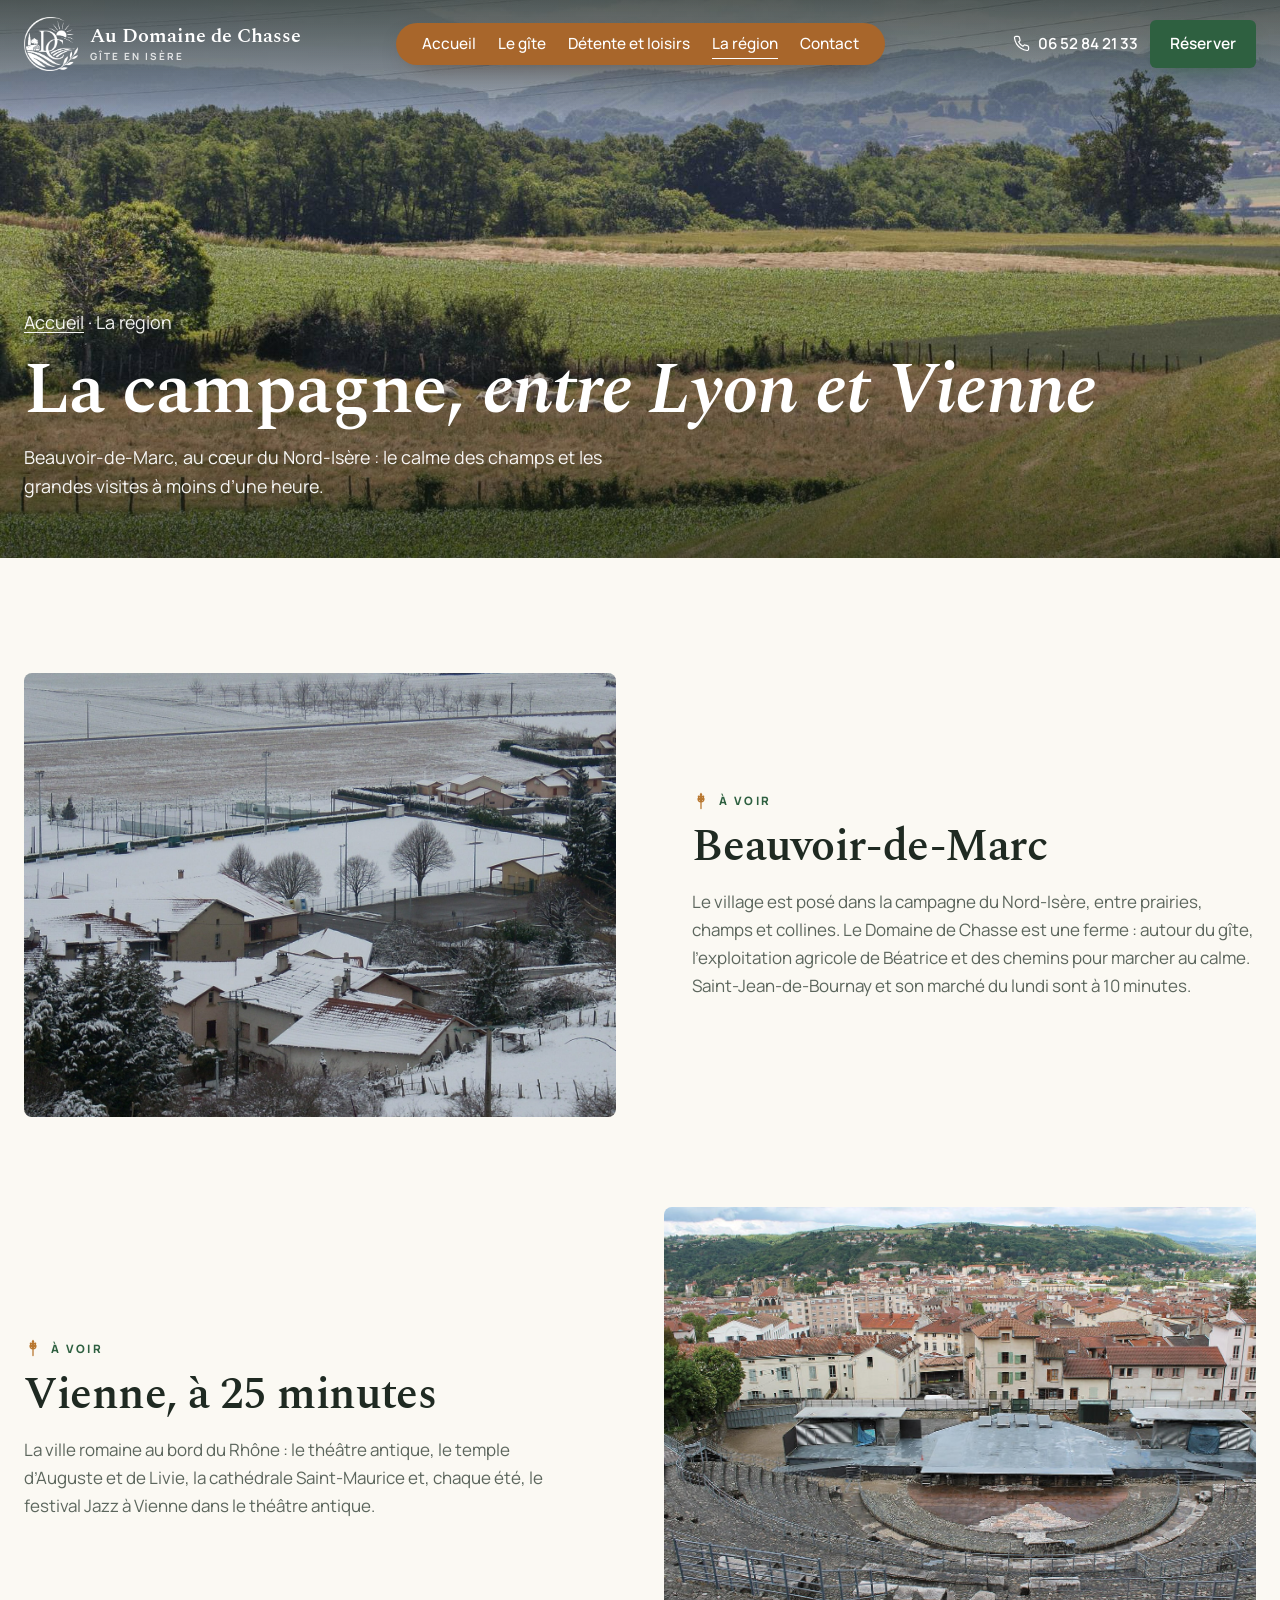
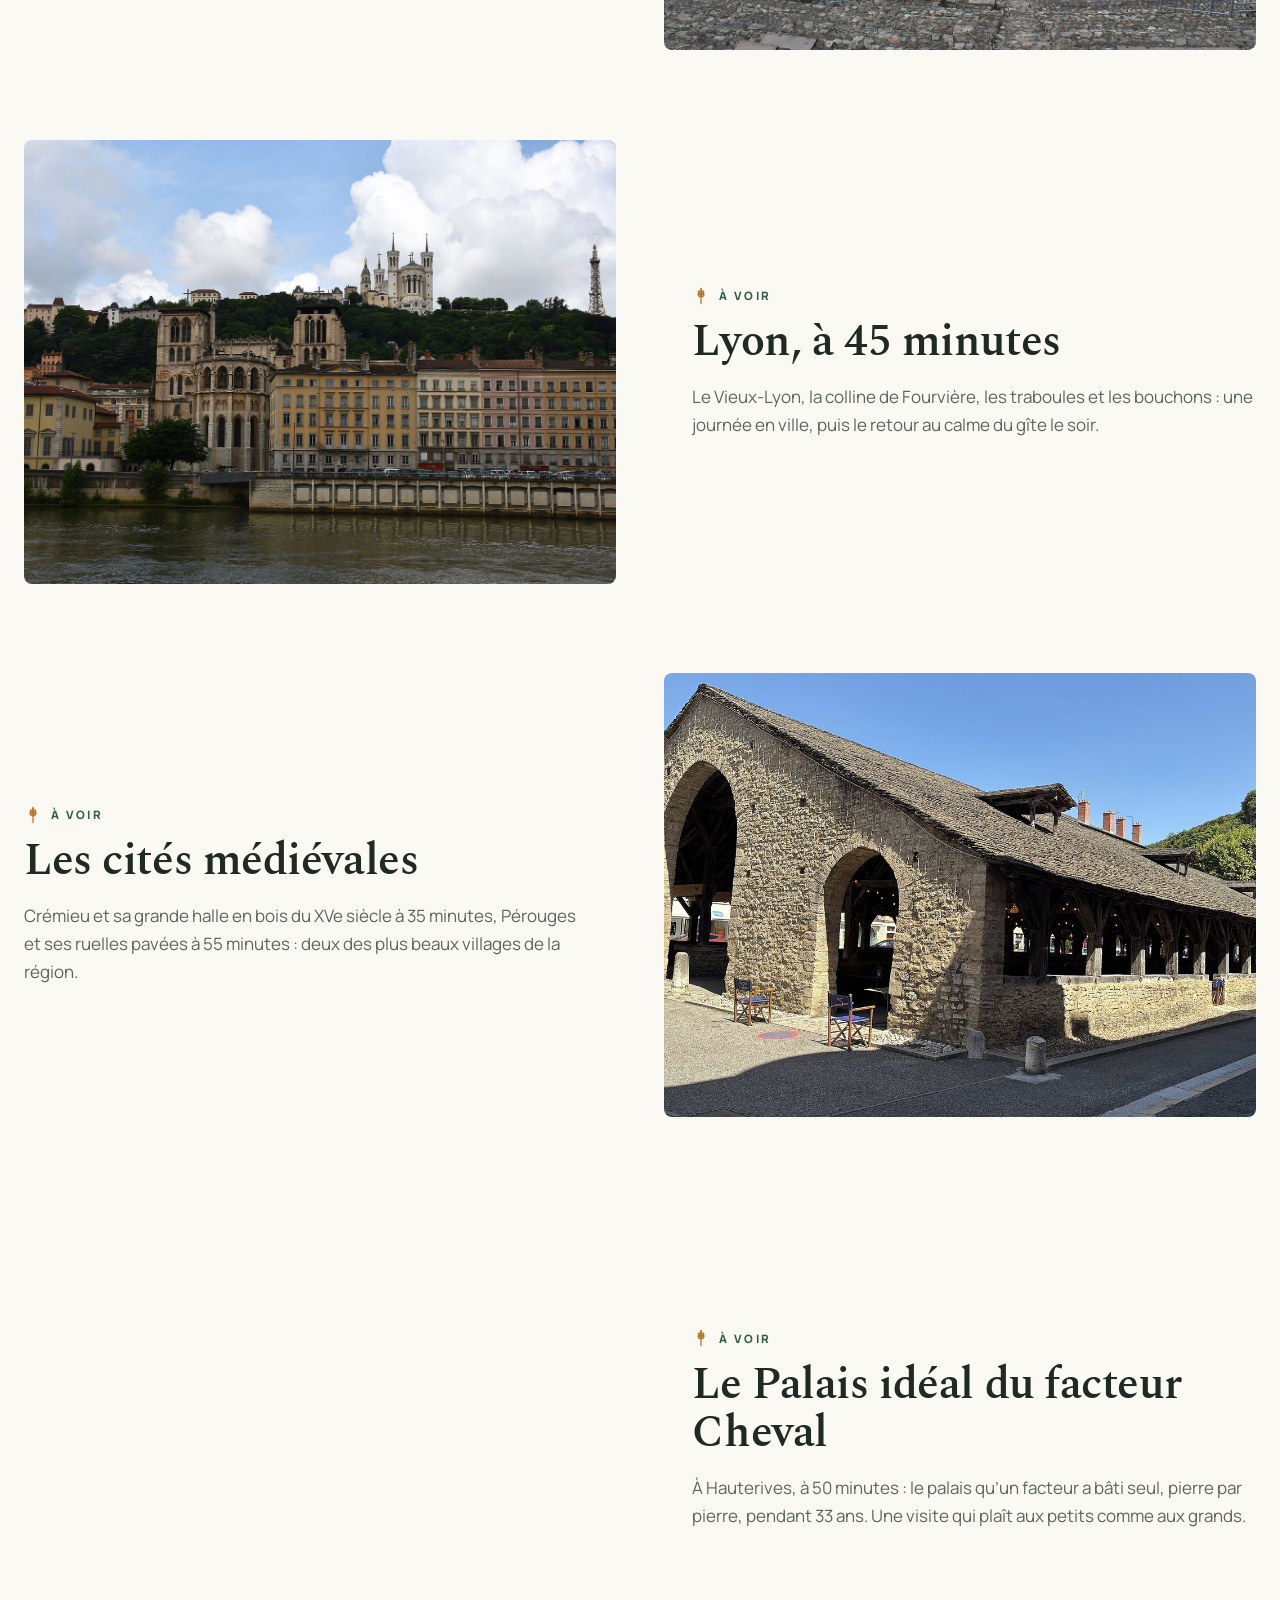
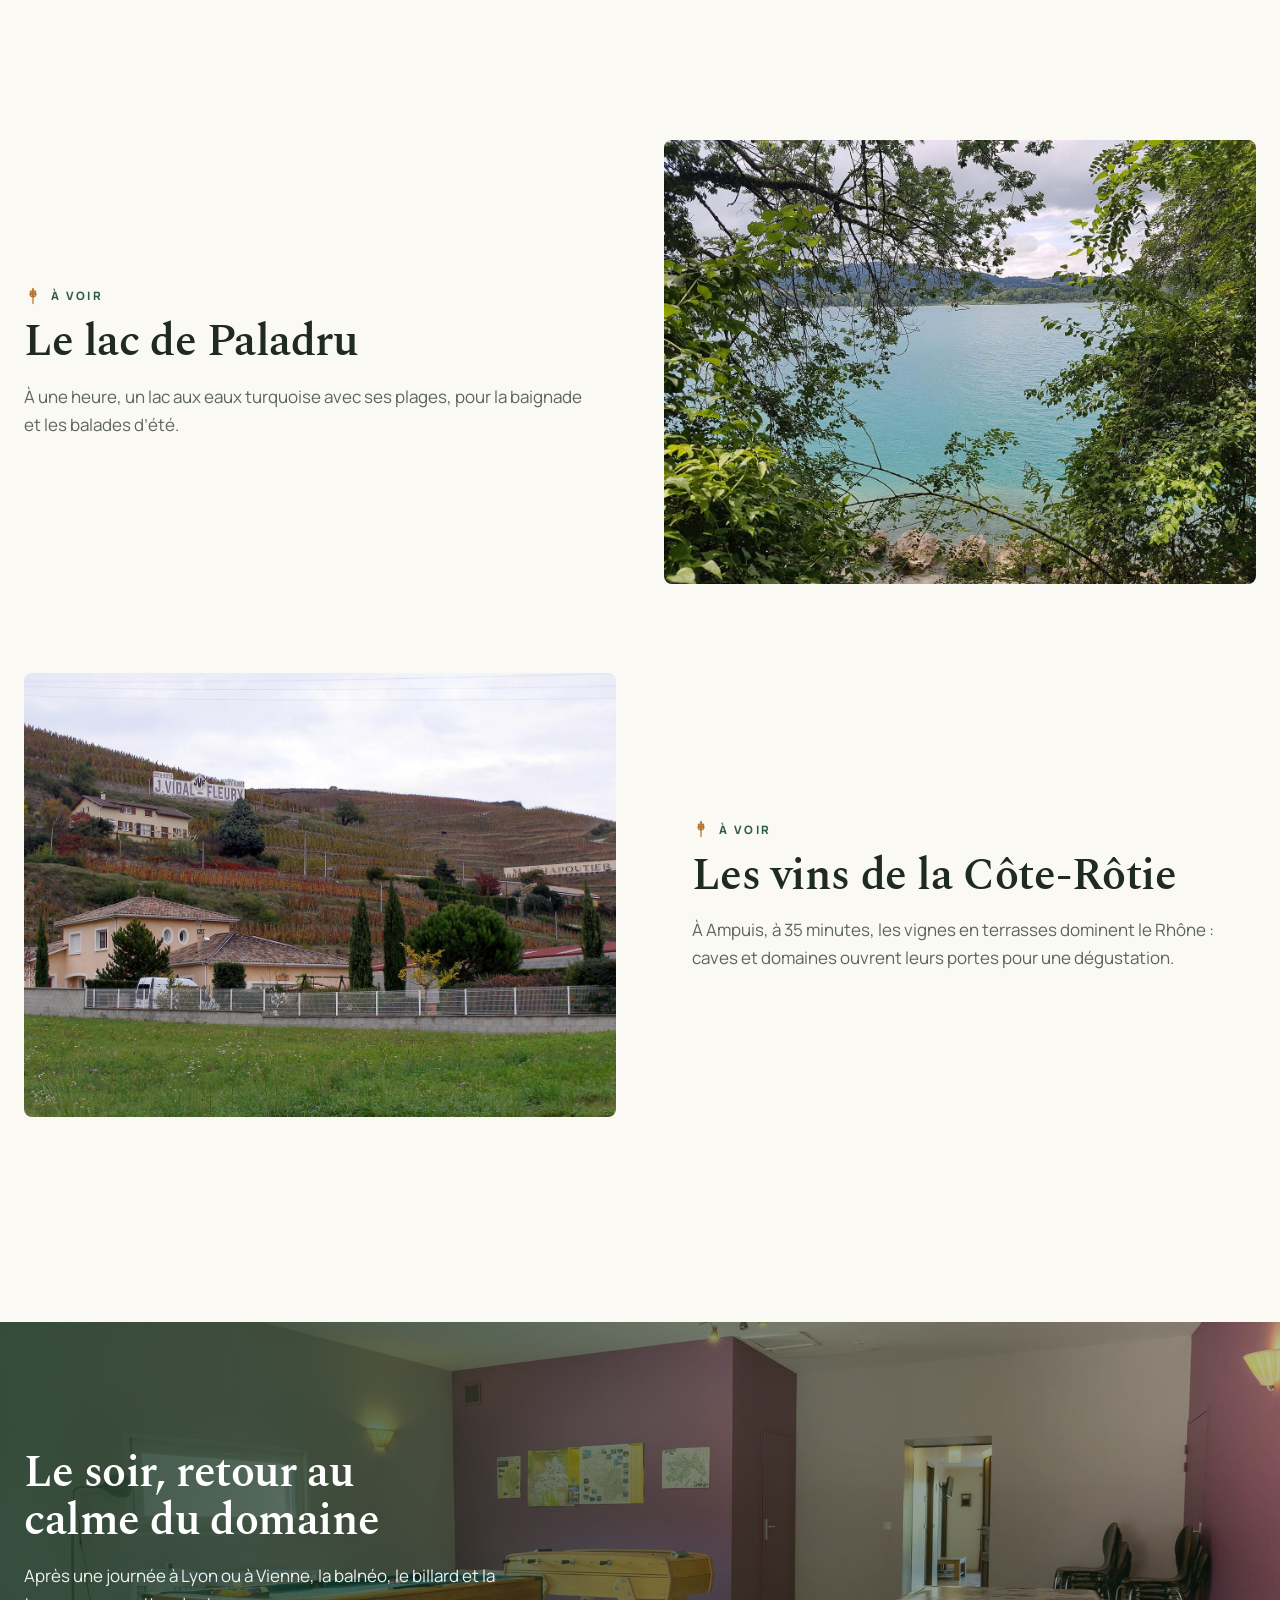
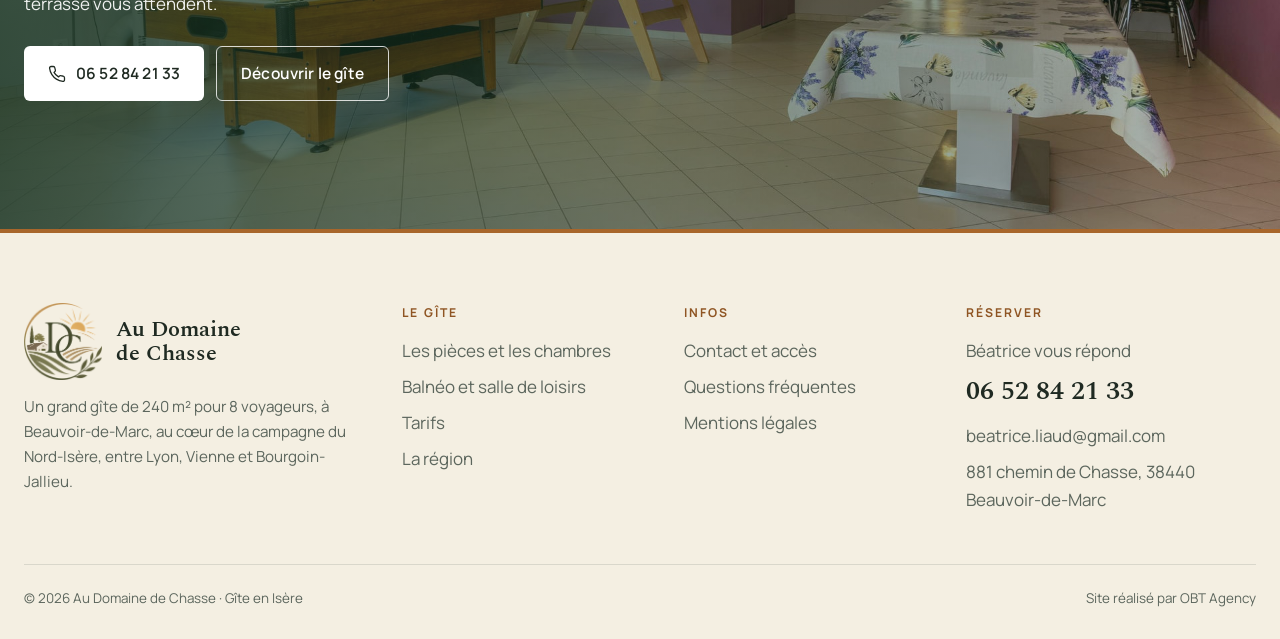
<file: la-region.html>
<!doctype html>
<html lang="fr">
<head>
<meta charset="utf-8">
<meta name="viewport" content="width=device-width, initial-scale=1">
<meta name="robots" content="noindex, nofollow">
<title>La région · Au Domaine de Chasse, Nord-Isère</title>
<meta name="description" content="Autour du Domaine de Chasse : Vienne la romaine, Lyon, Crémieu, Pérouges, le Palais idéal du facteur Cheval et le lac de Paladru.">
<link rel="icon" href="images/logo-couleur.png">
<link rel="preconnect" href="https://fonts.googleapis.com">
<link rel="preconnect" href="https://fonts.gstatic.com" crossorigin>
<link href="https://fonts.googleapis.com/css2?family=Manrope:wght@400;500;600;700;800&family=Spectral:ital,wght@0,500;0,600;1,500&display=swap" rel="stylesheet">
<link rel="stylesheet" href="css/style.css">
</head>
<body data-page="region">
<header class="entete">
  <div class="conteneur barre">
    <a class="logo" href="index.html" aria-label="Au Domaine de Chasse, accueil"><span class="monogramme"><img class="blanc" src="images/logo-blanc.png" alt="" width="640" height="629"><img class="sombre" src="images/logo-couleur.png" alt="" width="640" height="629"></span><span class="nom">Au Domaine de Chasse<small>Gîte en Isère</small></span></a>
    <ul class="menu">
      <li><a href="index.html">Accueil</a></li>
      <li><a href="le-gite.html">Le gîte</a></li>
      <li><a href="detente-et-loisirs.html">Détente et loisirs</a></li>
      <li><a href="la-region.html" class="actif">La région</a></li>
      <li><a href="contact.html">Contact</a></li>
    </ul>
    <div class="actions">
      <a class="tel-entete" href="tel:+33652842133"><svg viewBox="0 0 24 24" fill="none" stroke="currentColor" stroke-width="1.7" stroke-linecap="round" stroke-linejoin="round" aria-hidden="true"><path d="M22 16.9v3a2 2 0 0 1-2.2 2 19.8 19.8 0 0 1-8.6-3.1 19.5 19.5 0 0 1-6-6A19.8 19.8 0 0 1 2.1 4.2 2 2 0 0 1 4.1 2h3a2 2 0 0 1 2 1.7c.1 1 .4 1.9.7 2.8a2 2 0 0 1-.5 2.1L8 9.9a16 16 0 0 0 6 6l1.3-1.3a2 2 0 0 1 2.1-.4c.9.3 1.8.6 2.8.7a2 2 0 0 1 1.7 2z"/></svg><span>06 52 84 21 33</span></a>
      <a class="btn btn-plein" href="contact.html#reserver" data-obt-reserve>Réserver</a>
      <button class="burger" aria-label="Menu" aria-expanded="false"><span></span></button>
    </div>
  </div>
</header>
<main>
<section class="bandeau">
  <img src="images/region/campagne.jpg" alt="La campagne du Nord-Isère">
  <div class="conteneur">
    <p class="fil"><a href="index.html">Accueil</a> · La région</p>
    <h1>La campagne, <em>entre Lyon et Vienne</em></h1>
    <p>Beauvoir-de-Marc, au cœur du Nord-Isère : le calme des champs et les grandes visites à moins d’une heure.</p>
  </div>
</section>
<section class="section">
  <div class="conteneur">
    <div class="duo bloc-region">
  <div data-reveal><img class="photo-region" src="images/region/beauvoir.jpg" alt="Beauvoir-de-Marc" loading="lazy" decoding="async"></div>
  <div class="duo-texte" data-reveal><span class="surtitre"><svg viewBox="0 0 24 24" fill="none" stroke="currentColor" stroke-width="1.7" stroke-linecap="round" stroke-linejoin="round" aria-hidden="true"><path d="M12 22V9"/><path d="M12 13c-2.5 0-4-1.6-4-4 2.5 0 4 1.6 4 4zM12 13c2.5 0 4-1.6 4-4-2.5 0-4 1.6-4 4zM12 9c-2.2 0-3.5-1.4-3.5-3.5C10.7 5.5 12 6.9 12 9zM12 9c2.2 0 3.5-1.4 3.5-3.5C13.3 5.5 12 6.9 12 9zM12 5.5c-1-1-1-2.5 0-3.5 1 1 1 2.5 0 3.5z"/></svg>À voir</span><h2>Beauvoir-de-Marc</h2><p>Le village est posé dans la campagne du Nord-Isère, entre prairies, champs et collines. Le Domaine de Chasse est une ferme : autour du gîte, l’exploitation agricole de Béatrice et des chemins pour marcher au calme. Saint-Jean-de-Bournay et son marché du lundi sont à 10 minutes.</p></div>
</div><div class="duo inverse bloc-region">
  <div data-reveal><img class="photo-region" src="images/region/theatre.jpg" alt="Vienne, à 25 minutes" loading="lazy" decoding="async"></div>
  <div class="duo-texte" data-reveal><span class="surtitre"><svg viewBox="0 0 24 24" fill="none" stroke="currentColor" stroke-width="1.7" stroke-linecap="round" stroke-linejoin="round" aria-hidden="true"><path d="M12 22V9"/><path d="M12 13c-2.5 0-4-1.6-4-4 2.5 0 4 1.6 4 4zM12 13c2.5 0 4-1.6 4-4-2.5 0-4 1.6-4 4zM12 9c-2.2 0-3.5-1.4-3.5-3.5C10.7 5.5 12 6.9 12 9zM12 9c2.2 0 3.5-1.4 3.5-3.5C13.3 5.5 12 6.9 12 9zM12 5.5c-1-1-1-2.5 0-3.5 1 1 1 2.5 0 3.5z"/></svg>À voir</span><h2>Vienne, à 25 minutes</h2><p>La ville romaine au bord du Rhône : le théâtre antique, le temple d’Auguste et de Livie, la cathédrale Saint-Maurice et, chaque été, le festival Jazz à Vienne dans le théâtre antique.</p></div>
</div><div class="duo bloc-region">
  <div data-reveal><img class="photo-region" src="images/region/lyon.jpg" alt="Lyon, à 45 minutes" loading="lazy" decoding="async"></div>
  <div class="duo-texte" data-reveal><span class="surtitre"><svg viewBox="0 0 24 24" fill="none" stroke="currentColor" stroke-width="1.7" stroke-linecap="round" stroke-linejoin="round" aria-hidden="true"><path d="M12 22V9"/><path d="M12 13c-2.5 0-4-1.6-4-4 2.5 0 4 1.6 4 4zM12 13c2.5 0 4-1.6 4-4-2.5 0-4 1.6-4 4zM12 9c-2.2 0-3.5-1.4-3.5-3.5C10.7 5.5 12 6.9 12 9zM12 9c2.2 0 3.5-1.4 3.5-3.5C13.3 5.5 12 6.9 12 9zM12 5.5c-1-1-1-2.5 0-3.5 1 1 1 2.5 0 3.5z"/></svg>À voir</span><h2>Lyon, à 45 minutes</h2><p>Le Vieux-Lyon, la colline de Fourvière, les traboules et les bouchons : une journée en ville, puis le retour au calme du gîte le soir.</p></div>
</div><div class="duo inverse bloc-region">
  <div data-reveal><img class="photo-region" src="images/region/cremieu.jpg" alt="Les cités médiévales" loading="lazy" decoding="async"></div>
  <div class="duo-texte" data-reveal><span class="surtitre"><svg viewBox="0 0 24 24" fill="none" stroke="currentColor" stroke-width="1.7" stroke-linecap="round" stroke-linejoin="round" aria-hidden="true"><path d="M12 22V9"/><path d="M12 13c-2.5 0-4-1.6-4-4 2.5 0 4 1.6 4 4zM12 13c2.5 0 4-1.6 4-4-2.5 0-4 1.6-4 4zM12 9c-2.2 0-3.5-1.4-3.5-3.5C10.7 5.5 12 6.9 12 9zM12 9c2.2 0 3.5-1.4 3.5-3.5C13.3 5.5 12 6.9 12 9zM12 5.5c-1-1-1-2.5 0-3.5 1 1 1 2.5 0 3.5z"/></svg>À voir</span><h2>Les cités médiévales</h2><p>Crémieu et sa grande halle en bois du XVe siècle à 35 minutes, Pérouges et ses ruelles pavées à 55 minutes : deux des plus beaux villages de la région.</p></div>
</div><div class="duo bloc-region">
  <div data-reveal><img class="photo-region" src="images/region/cheval.jpg" alt="Le Palais idéal du facteur Cheval" loading="lazy" decoding="async"></div>
  <div class="duo-texte" data-reveal><span class="surtitre"><svg viewBox="0 0 24 24" fill="none" stroke="currentColor" stroke-width="1.7" stroke-linecap="round" stroke-linejoin="round" aria-hidden="true"><path d="M12 22V9"/><path d="M12 13c-2.5 0-4-1.6-4-4 2.5 0 4 1.6 4 4zM12 13c2.5 0 4-1.6 4-4-2.5 0-4 1.6-4 4zM12 9c-2.2 0-3.5-1.4-3.5-3.5C10.7 5.5 12 6.9 12 9zM12 9c2.2 0 3.5-1.4 3.5-3.5C13.3 5.5 12 6.9 12 9zM12 5.5c-1-1-1-2.5 0-3.5 1 1 1 2.5 0 3.5z"/></svg>À voir</span><h2>Le Palais idéal du facteur Cheval</h2><p>À Hauterives, à 50 minutes : le palais qu’un facteur a bâti seul, pierre par pierre, pendant 33 ans. Une visite qui plaît aux petits comme aux grands.</p></div>
</div><div class="duo inverse bloc-region">
  <div data-reveal><img class="photo-region" src="images/region/paladru.jpg" alt="Le lac de Paladru" loading="lazy" decoding="async"></div>
  <div class="duo-texte" data-reveal><span class="surtitre"><svg viewBox="0 0 24 24" fill="none" stroke="currentColor" stroke-width="1.7" stroke-linecap="round" stroke-linejoin="round" aria-hidden="true"><path d="M12 22V9"/><path d="M12 13c-2.5 0-4-1.6-4-4 2.5 0 4 1.6 4 4zM12 13c2.5 0 4-1.6 4-4-2.5 0-4 1.6-4 4zM12 9c-2.2 0-3.5-1.4-3.5-3.5C10.7 5.5 12 6.9 12 9zM12 9c2.2 0 3.5-1.4 3.5-3.5C13.3 5.5 12 6.9 12 9zM12 5.5c-1-1-1-2.5 0-3.5 1 1 1 2.5 0 3.5z"/></svg>À voir</span><h2>Le lac de Paladru</h2><p>À une heure, un lac aux eaux turquoise avec ses plages, pour la baignade et les balades d’été.</p></div>
</div><div class="duo bloc-region">
  <div data-reveal><img class="photo-region" src="images/region/cote-rotie.jpg" alt="Les vins de la Côte-Rôtie" loading="lazy" decoding="async"></div>
  <div class="duo-texte" data-reveal><span class="surtitre"><svg viewBox="0 0 24 24" fill="none" stroke="currentColor" stroke-width="1.7" stroke-linecap="round" stroke-linejoin="round" aria-hidden="true"><path d="M12 22V9"/><path d="M12 13c-2.5 0-4-1.6-4-4 2.5 0 4 1.6 4 4zM12 13c2.5 0 4-1.6 4-4-2.5 0-4 1.6-4 4zM12 9c-2.2 0-3.5-1.4-3.5-3.5C10.7 5.5 12 6.9 12 9zM12 9c2.2 0 3.5-1.4 3.5-3.5C13.3 5.5 12 6.9 12 9zM12 5.5c-1-1-1-2.5 0-3.5 1 1 1 2.5 0 3.5z"/></svg>À voir</span><h2>Les vins de la Côte-Rôtie</h2><p>À Ampuis, à 35 minutes, les vignes en terrasses dominent le Rhône : caves et domaines ouvrent leurs portes pour une dégustation.</p></div>
</div>
  </div>
</section>
<section class="appel">
  <img src="images/gite/salle-loisirs.jpg" alt="" loading="lazy" decoding="async">
  <div class="conteneur">
    <h2>Le soir, retour au calme du domaine</h2>
    <p>Après une journée à Lyon ou à Vienne, la balnéo, le billard et la terrasse vous attendent.</p>
    <div class="boutons"><a class="btn btn-blanc" href="tel:+33652842133"><svg viewBox="0 0 24 24" fill="none" stroke="currentColor" stroke-width="1.7" stroke-linecap="round" stroke-linejoin="round" aria-hidden="true"><path d="M22 16.9v3a2 2 0 0 1-2.2 2 19.8 19.8 0 0 1-8.6-3.1 19.5 19.5 0 0 1-6-6A19.8 19.8 0 0 1 2.1 4.2 2 2 0 0 1 4.1 2h3a2 2 0 0 1 2 1.7c.1 1 .4 1.9.7 2.8a2 2 0 0 1-.5 2.1L8 9.9a16 16 0 0 0 6 6l1.3-1.3a2 2 0 0 1 2.1-.4c.9.3 1.8.6 2.8.7a2 2 0 0 1 1.7 2z"/></svg> 06 52 84 21 33</a><a class="btn btn-contour-blanc" href="le-gite.html">Découvrir le gîte</a></div>
  </div>
</section>
</main>
<footer class="pied">
  <div class="conteneur">
    <div class="grille">
      <div>
        <a class="logo-pied" href="index.html"><img src="images/logo-couleur.png" alt="Au Domaine de Chasse" width="640" height="629"><span>Au Domaine<br>de Chasse</span></a>
        <p>Un grand gîte de 240 m² pour 8 voyageurs, à Beauvoir-de-Marc, au cœur de la campagne du Nord-Isère, entre Lyon, Vienne et Bourgoin-Jallieu.</p>
      </div>
      <div><h4>Le gîte</h4><ul><li><a href="le-gite.html">Les pièces et les chambres</a></li><li><a href="detente-et-loisirs.html">Balnéo et salle de loisirs</a></li><li><a href="le-gite.html#tarifs">Tarifs</a></li><li><a href="la-region.html">La région</a></li></ul></div>
      <div><h4>Infos</h4><ul><li><a href="contact.html">Contact et accès</a></li><li><a href="contact.html#questions">Questions fréquentes</a></li><li><a href="mentions-legales.html">Mentions légales</a></li></ul></div>
      <div><h4>Réserver</h4><ul><li>Béatrice vous répond<a class="tel-pied" href="tel:+33652842133">06 52 84 21 33</a></li><li><a href="mailto:beatrice.liaud@gmail.com">beatrice.liaud@gmail.com</a></li><li>881 chemin de Chasse, 38440 Beauvoir-de-Marc</li></ul></div>
    </div>
    <div class="bas"><span>© 2026 Au Domaine de Chasse · Gîte en Isère</span><span>Site réalisé par OBT Agency</span></div>
  </div>
</footer>
<nav class="barre-mobile" aria-label="Contact rapide">
  <a class="appeler" href="tel:+33652842133"><svg viewBox="0 0 24 24" fill="none" stroke="currentColor" stroke-width="1.7" stroke-linecap="round" stroke-linejoin="round" aria-hidden="true"><path d="M22 16.9v3a2 2 0 0 1-2.2 2 19.8 19.8 0 0 1-8.6-3.1 19.5 19.5 0 0 1-6-6A19.8 19.8 0 0 1 2.1 4.2 2 2 0 0 1 4.1 2h3a2 2 0 0 1 2 1.7c.1 1 .4 1.9.7 2.8a2 2 0 0 1-.5 2.1L8 9.9a16 16 0 0 0 6 6l1.3-1.3a2 2 0 0 1 2.1-.4c.9.3 1.8.6 2.8.7a2 2 0 0 1 1.7 2z"/></svg> Appeler</a>
  <a href="contact.html#reserver" data-obt-reserve><svg viewBox="0 0 24 24" fill="none" stroke="currentColor" stroke-width="1.7" stroke-linecap="round" stroke-linejoin="round" aria-hidden="true"><rect x="3" y="5" width="18" height="16" rx="2"/><path d="M3 10h18M8 3v4M16 3v4M8 14h2M14 14h2M8 17h2"/></svg> Réserver</a>
</nav>
<script src="js/site.js"></script>
<div data-obt-booking data-obt-key="demo-domaine-de-chasse" data-obt-api="https://demo-domaine-de-chasse.obt.invalid" data-obt-form-key="demo" data-obt-form-endpoint="https://demo-domaine-de-chasse.obt.invalid/envoi" data-obt-subject="Demande de réservation au Domaine de Chasse"></div>
<script src="js/obt-demo.js"></script>
<script src="https://obt-gestion.com/blocks/obt-booking.js" defer></script>
</body>
</html>
</file>
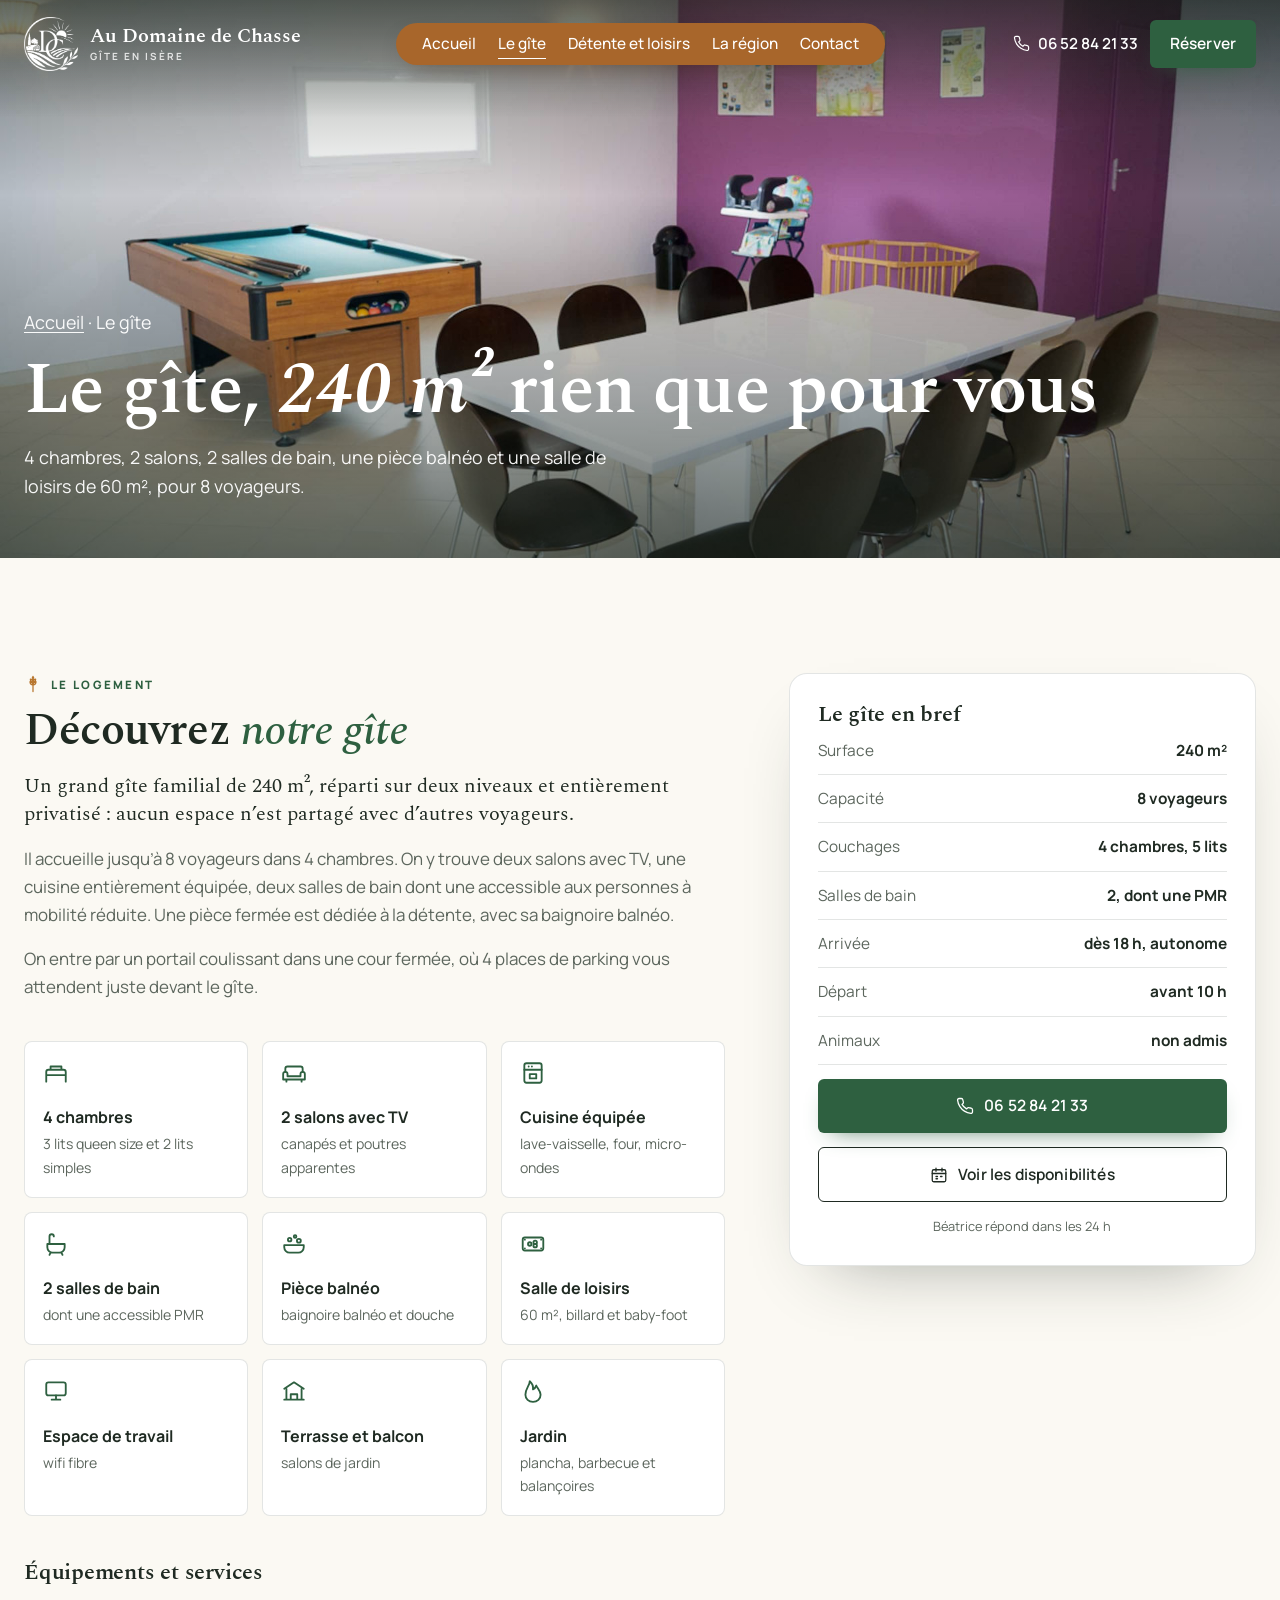
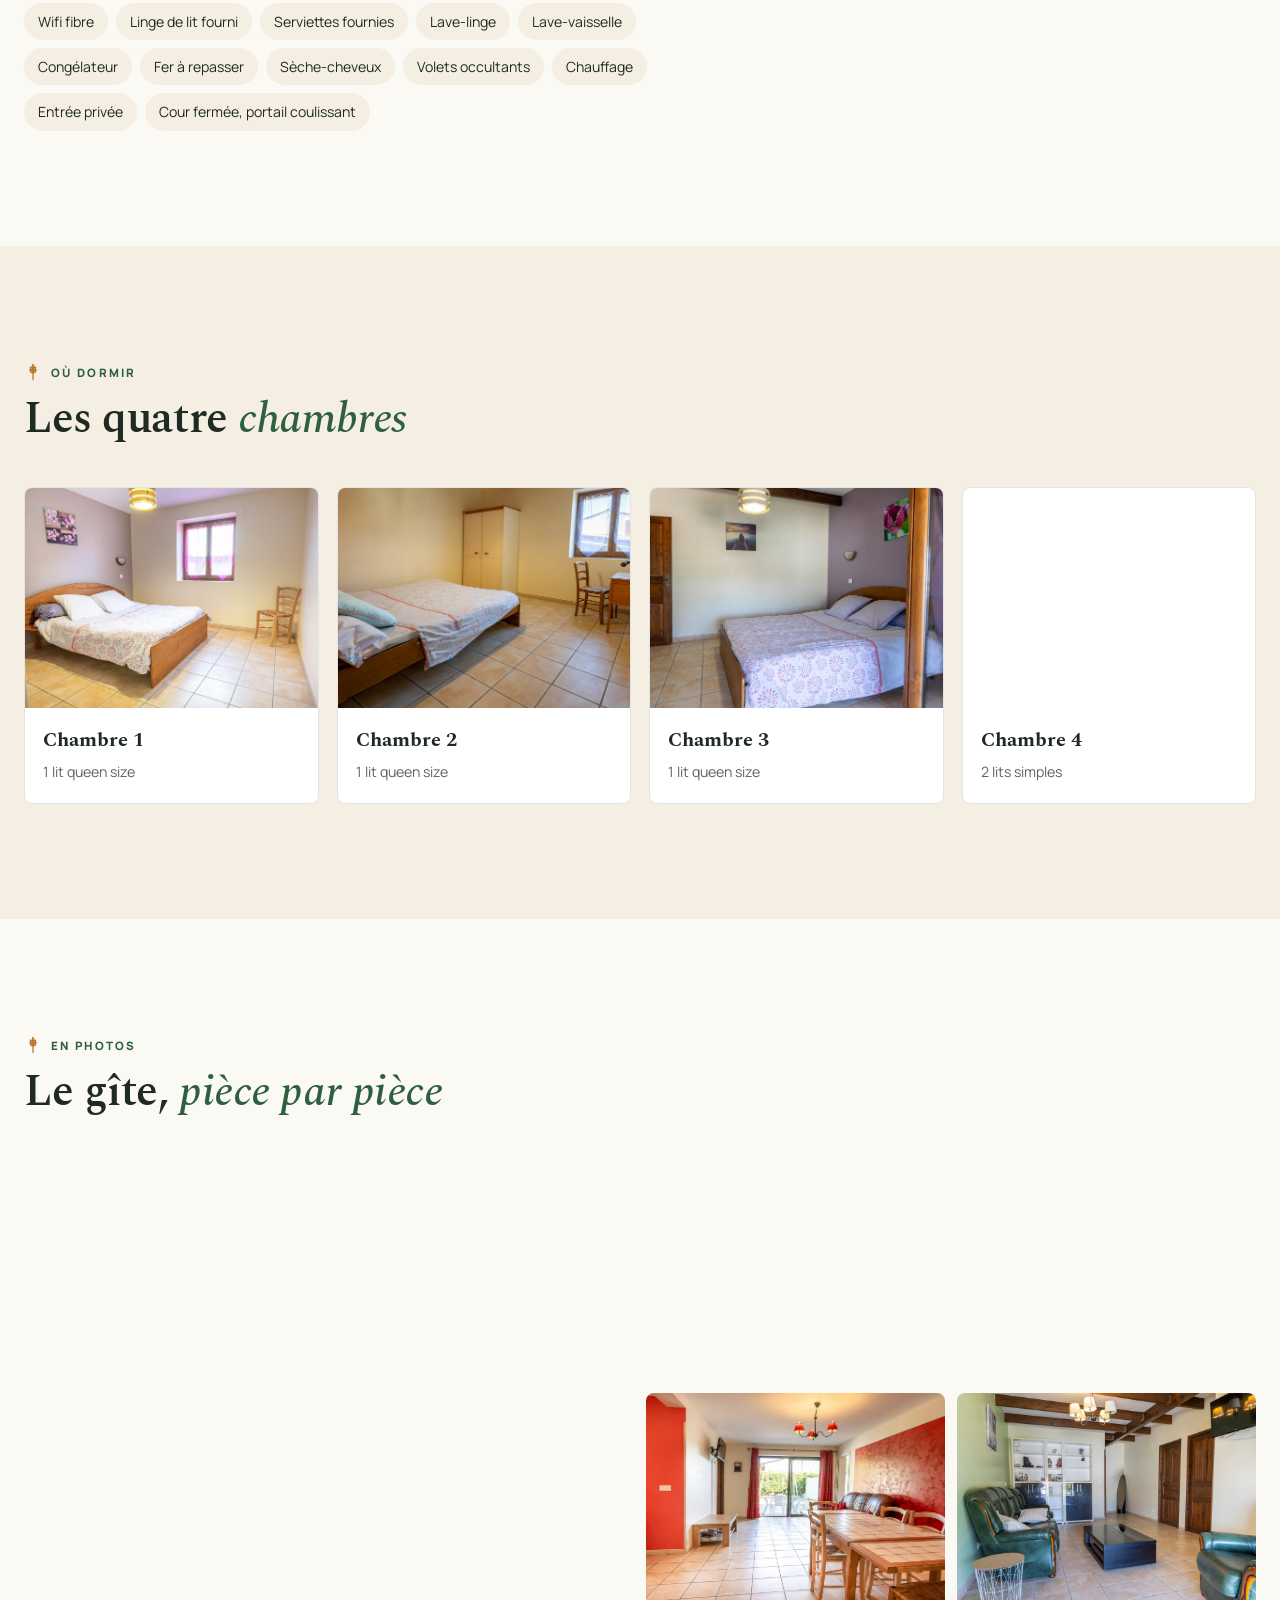
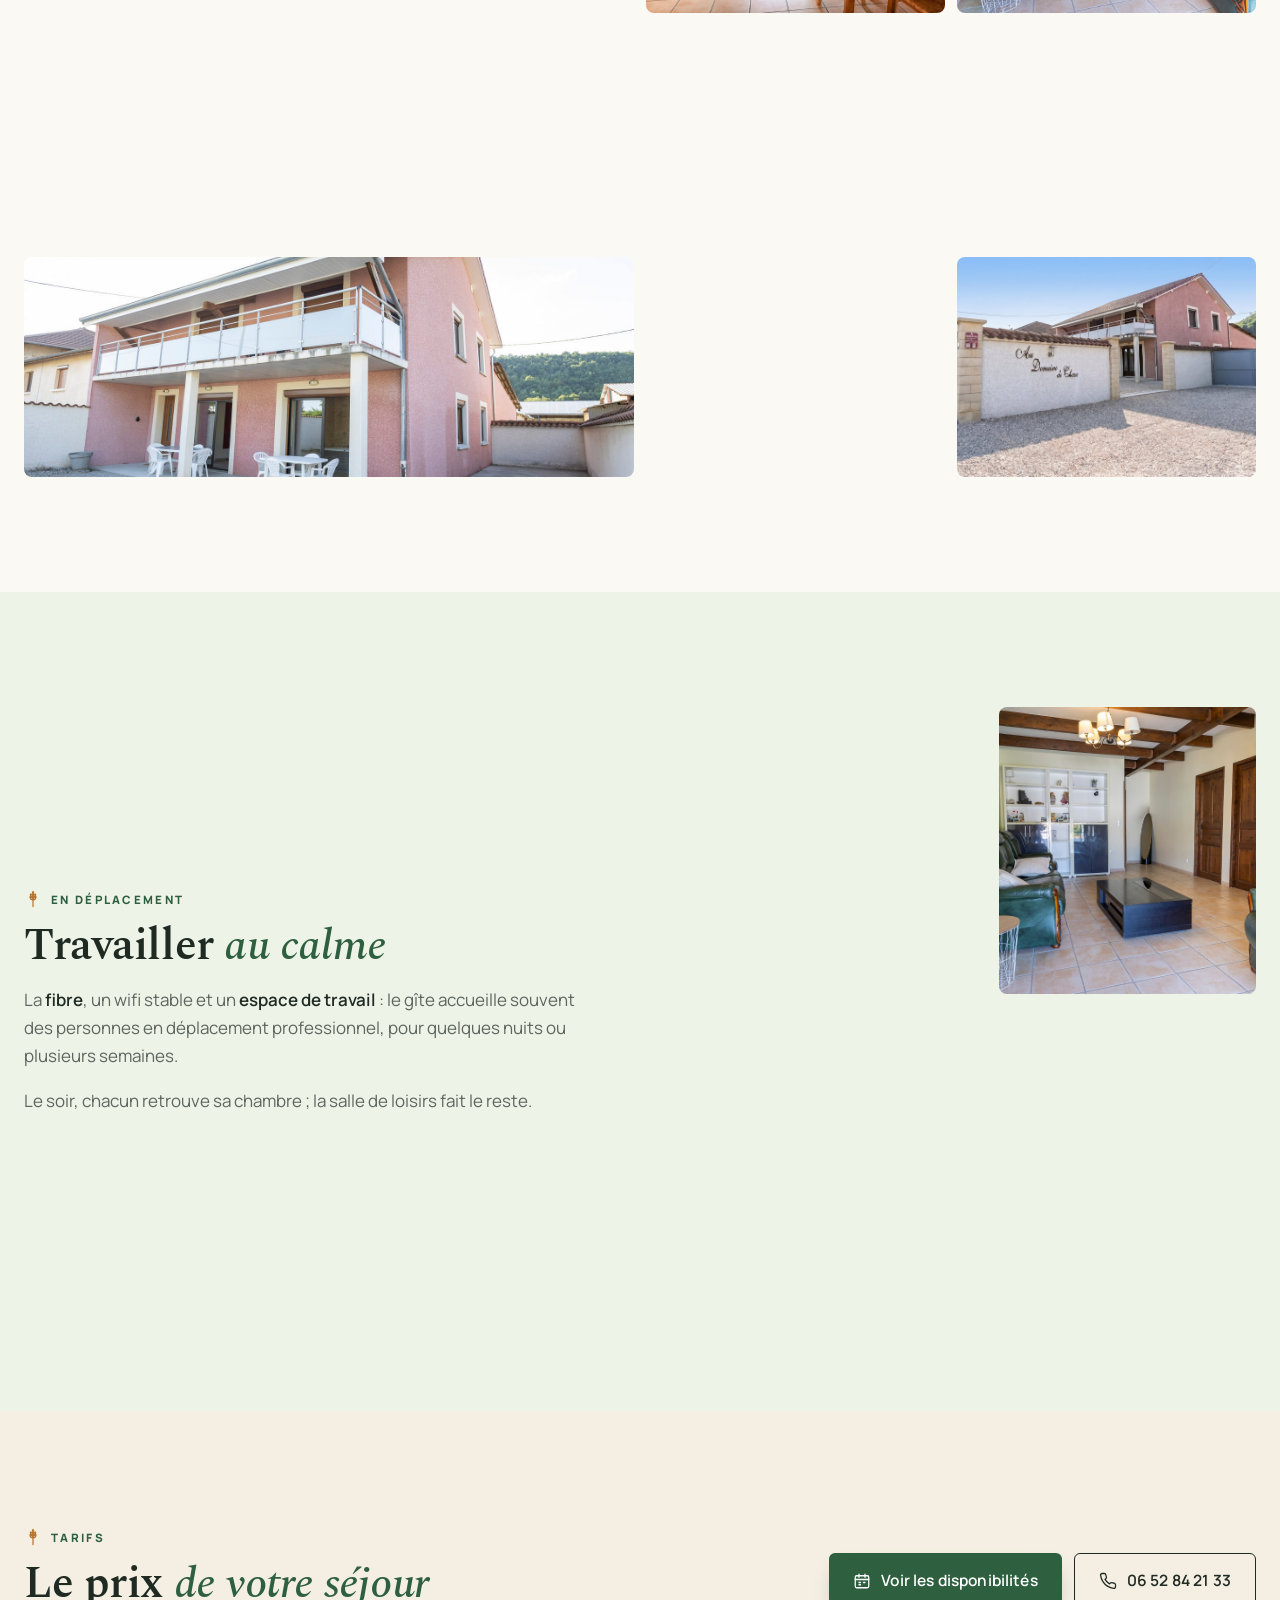
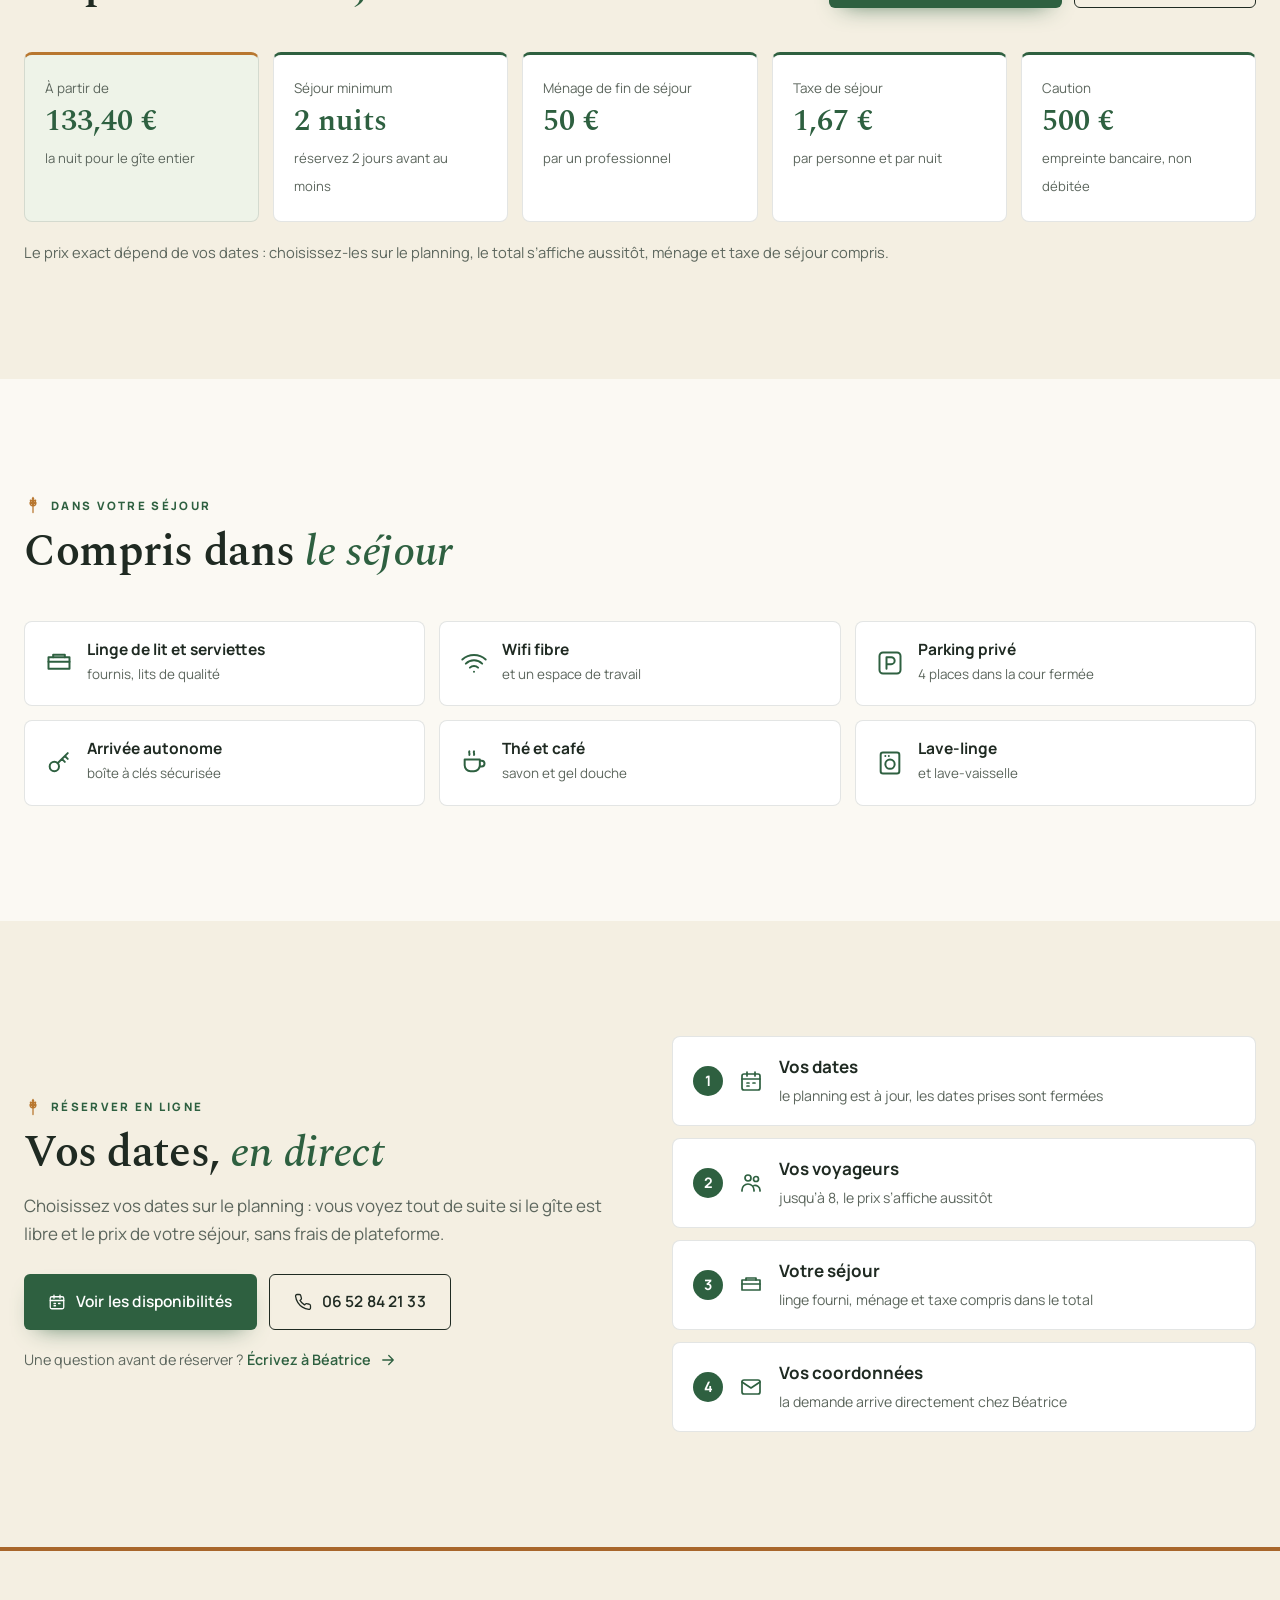
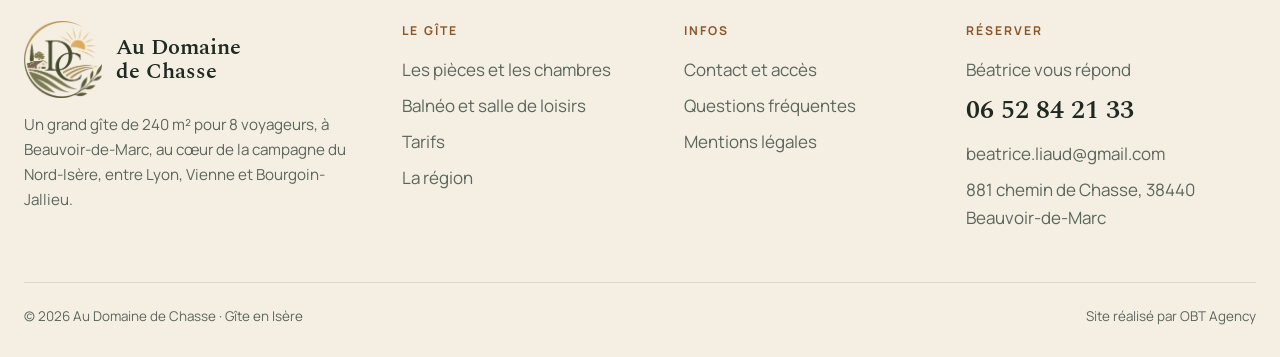
<file: le-gite.html>
<!doctype html>
<html lang="fr">
<head>
<meta charset="utf-8">
<meta name="viewport" content="width=device-width, initial-scale=1">
<meta name="robots" content="noindex, nofollow">
<title>Le gîte · Au Domaine de Chasse, Beauvoir-de-Marc</title>
<meta name="description" content="Le gîte du Domaine de Chasse : 240 m², 4 chambres, 5 lits, 2 salons, 2 salles de bain, balnéo et salle de loisirs, pour 8 voyageurs en Isère.">
<link rel="icon" href="images/logo-couleur.png">
<link rel="preconnect" href="https://fonts.googleapis.com">
<link rel="preconnect" href="https://fonts.gstatic.com" crossorigin>
<link href="https://fonts.googleapis.com/css2?family=Manrope:wght@400;500;600;700;800&family=Spectral:ital,wght@0,500;0,600;1,500&display=swap" rel="stylesheet">
<link rel="stylesheet" href="css/style.css">
</head>
<body data-page="gite">
<header class="entete">
  <div class="conteneur barre">
    <a class="logo" href="index.html" aria-label="Au Domaine de Chasse, accueil"><span class="monogramme"><img class="blanc" src="images/logo-blanc.png" alt="" width="640" height="629"><img class="sombre" src="images/logo-couleur.png" alt="" width="640" height="629"></span><span class="nom">Au Domaine de Chasse<small>Gîte en Isère</small></span></a>
    <ul class="menu">
      <li><a href="index.html">Accueil</a></li>
      <li><a href="le-gite.html" class="actif">Le gîte</a></li>
      <li><a href="detente-et-loisirs.html">Détente et loisirs</a></li>
      <li><a href="la-region.html">La région</a></li>
      <li><a href="contact.html">Contact</a></li>
    </ul>
    <div class="actions">
      <a class="tel-entete" href="tel:+33652842133"><svg viewBox="0 0 24 24" fill="none" stroke="currentColor" stroke-width="1.7" stroke-linecap="round" stroke-linejoin="round" aria-hidden="true"><path d="M22 16.9v3a2 2 0 0 1-2.2 2 19.8 19.8 0 0 1-8.6-3.1 19.5 19.5 0 0 1-6-6A19.8 19.8 0 0 1 2.1 4.2 2 2 0 0 1 4.1 2h3a2 2 0 0 1 2 1.7c.1 1 .4 1.9.7 2.8a2 2 0 0 1-.5 2.1L8 9.9a16 16 0 0 0 6 6l1.3-1.3a2 2 0 0 1 2.1-.4c.9.3 1.8.6 2.8.7a2 2 0 0 1 1.7 2z"/></svg><span>06 52 84 21 33</span></a>
      <a class="btn btn-plein" href="contact.html#reserver" data-obt-reserve>Réserver</a>
      <button class="burger" aria-label="Menu" aria-expanded="false"><span></span></button>
    </div>
  </div>
</header>
<main>
<section class="bandeau">
  <img src="images/gite/grande-table.jpg" alt="La grande salle de loisirs du gîte">
  <div class="conteneur">
    <p class="fil"><a href="index.html">Accueil</a> · Le gîte</p>
    <h1>Le gîte, <em>240 m²</em> rien que pour vous</h1>
    <p>4 chambres, 2 salons, 2 salles de bain, une pièce balnéo et une salle de loisirs de 60 m², pour 8 voyageurs.</p>
  </div>
</section>

<section class="section">
  <div class="conteneur fiche">
    <div class="intro" data-reveal>
      <span class="surtitre"><svg viewBox="0 0 24 24" fill="none" stroke="currentColor" stroke-width="1.7" stroke-linecap="round" stroke-linejoin="round" aria-hidden="true"><path d="M12 22V9"/><path d="M12 13c-2.5 0-4-1.6-4-4 2.5 0 4 1.6 4 4zM12 13c2.5 0 4-1.6 4-4-2.5 0-4 1.6-4 4zM12 9c-2.2 0-3.5-1.4-3.5-3.5C10.7 5.5 12 6.9 12 9zM12 9c2.2 0 3.5-1.4 3.5-3.5C13.3 5.5 12 6.9 12 9zM12 5.5c-1-1-1-2.5 0-3.5 1 1 1 2.5 0 3.5z"/></svg>Le logement</span>
      <h2>Découvrez <em class="it">notre gîte</em></h2>
      <p class="chapo">Un grand gîte familial de 240 m², réparti sur deux niveaux et entièrement privatisé : aucun espace n’est partagé avec d’autres voyageurs.</p>
      <p>Il accueille jusqu’à 8 voyageurs dans 4 chambres. On y trouve deux salons avec TV, une cuisine entièrement équipée, deux salles de bain dont une accessible aux personnes à mobilité réduite. Une pièce fermée est dédiée à la détente, avec sa baignoire balnéo.</p>
      <p>On entre par un portail coulissant dans une cour fermée, où 4 places de parking vous attendent juste devant le gîte.</p>
      <div class="pieces"><div class="piece"><svg viewBox="0 0 24 24" fill="none" stroke="currentColor" stroke-width="1.7" stroke-linecap="round" stroke-linejoin="round" aria-hidden="true"><path d="M3 18v-7a2 2 0 0 1 2-2h14a2 2 0 0 1 2 2v7M3 14h18M3 18v2M21 18v2M7 9V6h10v3"/></svg><strong>4 chambres</strong><small>3 lits queen size et 2 lits simples</small></div><div class="piece"><svg viewBox="0 0 24 24" fill="none" stroke="currentColor" stroke-width="1.7" stroke-linecap="round" stroke-linejoin="round" aria-hidden="true"><path d="M4 11V8a2 2 0 0 1 2-2h12a2 2 0 0 1 2 2v3"/><path d="M2 13a2 2 0 0 1 4 0v2h12v-2a2 2 0 0 1 4 0v5H2zM5 18v2M19 18v2"/></svg><strong>2 salons avec TV</strong><small>canapés et poutres apparentes</small></div><div class="piece"><svg viewBox="0 0 24 24" fill="none" stroke="currentColor" stroke-width="1.7" stroke-linecap="round" stroke-linejoin="round" aria-hidden="true"><rect x="4" y="3" width="16" height="18" rx="2"/><path d="M4 9h16M8 6h.01M11 6h.01M9 13h6v4H9z"/></svg><strong>Cuisine équipée</strong><small>lave-vaisselle, four, micro-ondes</small></div><div class="piece"><svg viewBox="0 0 24 24" fill="none" stroke="currentColor" stroke-width="1.7" stroke-linecap="round" stroke-linejoin="round" aria-hidden="true"><path d="M4 12h16v3a5 5 0 0 1-5 5H9a5 5 0 0 1-5-5zM6 12V5a2 2 0 0 1 4 0M7 20l-1 2M17 20l1 2"/></svg><strong>2 salles de bain</strong><small>dont une accessible PMR</small></div><div class="piece"><svg viewBox="0 0 24 24" fill="none" stroke="currentColor" stroke-width="1.7" stroke-linecap="round" stroke-linejoin="round" aria-hidden="true"><path d="M3 13h18v2a5 5 0 0 1-5 5H8a5 5 0 0 1-5-5z"/><circle cx="8" cy="8" r="1.6"/><circle cx="13" cy="5" r="1.2"/><circle cx="16.5" cy="9" r="1.8"/></svg><strong>Pièce balnéo</strong><small>baignoire balnéo et douche</small></div><div class="piece"><svg viewBox="0 0 24 24" fill="none" stroke="currentColor" stroke-width="1.7" stroke-linecap="round" stroke-linejoin="round" aria-hidden="true"><rect x="2.5" y="6" width="19" height="12" rx="2"/><circle cx="9" cy="12" r="1.6"/><circle cx="14" cy="10.5" r="1.6"/><circle cx="14" cy="13.5" r="1.6"/><path d="M4.5 8h.01M19.5 8h.01M4.5 16h.01M19.5 16h.01"/></svg><strong>Salle de loisirs</strong><small>60 m², billard et baby-foot</small></div><div class="piece"><svg viewBox="0 0 24 24" fill="none" stroke="currentColor" stroke-width="1.7" stroke-linecap="round" stroke-linejoin="round" aria-hidden="true"><rect x="3" y="4" width="18" height="12" rx="2"/><path d="M8 20h8M12 16v4"/></svg><strong>Espace de travail</strong><small>wifi fibre</small></div><div class="piece"><svg viewBox="0 0 24 24" fill="none" stroke="currentColor" stroke-width="1.7" stroke-linecap="round" stroke-linejoin="round" aria-hidden="true"><path d="M3 10 12 4l9 6"/><path d="M5 10v10M19 10v10M3 20h18M9 20v-5h6v5"/></svg><strong>Terrasse et balcon</strong><small>salons de jardin</small></div><div class="piece"><svg viewBox="0 0 24 24" fill="none" stroke="currentColor" stroke-width="1.7" stroke-linecap="round" stroke-linejoin="round" aria-hidden="true"><path d="M12 22c4 0 7-2.7 7-6.5 0-3.6-2.6-5.6-4-8.5-.6 2-1.6 3-3 3.5.3-2.8-.7-5.5-3-7.5.2 3.6-4 6.4-4 12.5C5 19.3 8 22 12 22z"/></svg><strong>Jardin</strong><small>plancha, barbecue et balançoires</small></div></div>
      <h3 class="titre-equip">Équipements et services</h3>
      <div class="equipements"><span>Wifi fibre</span><span>Linge de lit fourni</span><span>Serviettes fournies</span><span>Lave-linge</span><span>Lave-vaisselle</span><span>Congélateur</span><span>Fer à repasser</span><span>Sèche-cheveux</span><span>Volets occultants</span><span>Chauffage</span><span>Entrée privée</span><span>Cour fermée, portail coulissant</span></div>
    </div>
    <aside class="encart" data-reveal>
      <h3>Le gîte en bref</h3>
      <div class="ligne"><span>Surface</span><strong>240 m²</strong></div>
      <div class="ligne"><span>Capacité</span><strong>8 voyageurs</strong></div>
      <div class="ligne"><span>Couchages</span><strong>4 chambres, 5 lits</strong></div>
      <div class="ligne"><span>Salles de bain</span><strong>2, dont une PMR</strong></div>
      <div class="ligne"><span>Arrivée</span><strong>dès 18 h, autonome</strong></div>
      <div class="ligne"><span>Départ</span><strong>avant 10 h</strong></div>
      <div class="ligne"><span>Animaux</span><strong>non admis</strong></div>
      <a class="btn btn-plein" href="tel:+33652842133"><svg viewBox="0 0 24 24" fill="none" stroke="currentColor" stroke-width="1.7" stroke-linecap="round" stroke-linejoin="round" aria-hidden="true"><path d="M22 16.9v3a2 2 0 0 1-2.2 2 19.8 19.8 0 0 1-8.6-3.1 19.5 19.5 0 0 1-6-6A19.8 19.8 0 0 1 2.1 4.2 2 2 0 0 1 4.1 2h3a2 2 0 0 1 2 1.7c.1 1 .4 1.9.7 2.8a2 2 0 0 1-.5 2.1L8 9.9a16 16 0 0 0 6 6l1.3-1.3a2 2 0 0 1 2.1-.4c.9.3 1.8.6 2.8.7a2 2 0 0 1 1.7 2z"/></svg> 06 52 84 21 33</a>
      <a class="btn btn-contour" href="contact.html#reserver" data-obt-reserve="le-domaine"><svg viewBox="0 0 24 24" fill="none" stroke="currentColor" stroke-width="1.7" stroke-linecap="round" stroke-linejoin="round" aria-hidden="true"><rect x="3" y="5" width="18" height="16" rx="2"/><path d="M3 10h18M8 3v4M16 3v4M8 14h2M14 14h2M8 17h2"/></svg> Voir les disponibilités</a>
      <p class="petit-encart">Béatrice répond dans les 24 h</p>
    </aside>
  </div>
</section>

<section class="section creme">
  <div class="conteneur">
    <div class="entete-section"><div><span class="surtitre"><svg viewBox="0 0 24 24" fill="none" stroke="currentColor" stroke-width="1.7" stroke-linecap="round" stroke-linejoin="round" aria-hidden="true"><path d="M12 22V9"/><path d="M12 13c-2.5 0-4-1.6-4-4 2.5 0 4 1.6 4 4zM12 13c2.5 0 4-1.6 4-4-2.5 0-4 1.6-4 4zM12 9c-2.2 0-3.5-1.4-3.5-3.5C10.7 5.5 12 6.9 12 9zM12 9c2.2 0 3.5-1.4 3.5-3.5C13.3 5.5 12 6.9 12 9zM12 5.5c-1-1-1-2.5 0-3.5 1 1 1 2.5 0 3.5z"/></svg>Où dormir</span><h2>Les quatre <em class="it">chambres</em></h2></div></div>
    <div class="chambres"><article class="chambre" data-reveal><button data-galerie="images/gite/chambre-1.jpg" data-legende="Chambre 1, 1 lit queen size" aria-label="Agrandir : Chambre 1"><img src="images/gite/chambre-1.jpg" alt="Chambre 1, 1 lit queen size" loading="lazy" decoding="async"></button><div class="corps"><strong>Chambre 1</strong><small>1 lit queen size</small></div></article><article class="chambre" data-reveal><button data-galerie="images/gite/chambre-2.jpg" data-legende="Chambre 2, 1 lit queen size" aria-label="Agrandir : Chambre 2"><img src="images/gite/chambre-2.jpg" alt="Chambre 2, 1 lit queen size" loading="lazy" decoding="async"></button><div class="corps"><strong>Chambre 2</strong><small>1 lit queen size</small></div></article><article class="chambre" data-reveal><button data-galerie="images/gite/chambre-3.jpg" data-legende="Chambre 3, 1 lit queen size" aria-label="Agrandir : Chambre 3"><img src="images/gite/chambre-3.jpg" alt="Chambre 3, 1 lit queen size" loading="lazy" decoding="async"></button><div class="corps"><strong>Chambre 3</strong><small>1 lit queen size</small></div></article><article class="chambre" data-reveal><button data-galerie="images/gite/chambre-4.jpg" data-legende="Chambre 4, 2 lits simples" aria-label="Agrandir : Chambre 4"><img src="images/gite/chambre-4.jpg" alt="Chambre 4, 2 lits simples" loading="lazy" decoding="async"></button><div class="corps"><strong>Chambre 4</strong><small>2 lits simples</small></div></article></div>
  </div>
</section>

<section class="section">
  <div class="conteneur">
    <div class="entete-section"><div><span class="surtitre"><svg viewBox="0 0 24 24" fill="none" stroke="currentColor" stroke-width="1.7" stroke-linecap="round" stroke-linejoin="round" aria-hidden="true"><path d="M12 22V9"/><path d="M12 13c-2.5 0-4-1.6-4-4 2.5 0 4 1.6 4 4zM12 13c2.5 0 4-1.6 4-4-2.5 0-4 1.6-4 4zM12 9c-2.2 0-3.5-1.4-3.5-3.5C10.7 5.5 12 6.9 12 9zM12 9c2.2 0 3.5-1.4 3.5-3.5C13.3 5.5 12 6.9 12 9zM12 5.5c-1-1-1-2.5 0-3.5 1 1 1 2.5 0 3.5z"/></svg>En photos</span><h2>Le gîte, <em class="it">pièce par pièce</em></h2></div></div>
    <div class="mosaique" data-reveal><button class="grand" data-galerie="images/gite/sejour.jpg" data-legende="Le séjour, côté salon" aria-label="Agrandir : Le séjour, côté salon"><img src="images/gite/sejour.jpg" alt="Le séjour, côté salon" loading="lazy" decoding="async"><span>Le séjour, côté salon</span></button><button class="" data-galerie="images/gite/cuisine.jpg" data-legende="La cuisine" aria-label="Agrandir : La cuisine"><img src="images/gite/cuisine.jpg" alt="La cuisine" loading="lazy" decoding="async"><span>La cuisine</span></button><button class="" data-galerie="images/gite/coin-repas.jpg" data-legende="Le coin repas" aria-label="Agrandir : Le coin repas"><img src="images/gite/coin-repas.jpg" alt="Le coin repas" loading="lazy" decoding="async"><span>Le coin repas</span></button><button class="" data-galerie="images/gite/salle-a-manger.jpg" data-legende="La salle à manger" aria-label="Agrandir : La salle à manger"><img src="images/gite/salle-a-manger.jpg" alt="La salle à manger" loading="lazy" decoding="async"><span>La salle à manger</span></button><button class="" data-galerie="images/gite/salon.jpg" data-legende="Le second salon" aria-label="Agrandir : Le second salon"><img src="images/gite/salon.jpg" alt="Le second salon" loading="lazy" decoding="async"><span>Le second salon</span></button><button class="" data-galerie="images/gite/salle-de-bain.jpg" data-legende="La salle de bain et sa douche" aria-label="Agrandir : La salle de bain et sa douche"><img src="images/gite/salle-de-bain.jpg" alt="La salle de bain et sa douche" loading="lazy" decoding="async"><span>La salle de bain et sa douche</span></button><button class="" data-galerie="images/gite/salle-de-bain-pmr.jpg" data-legende="La salle de bain accessible" aria-label="Agrandir : La salle de bain accessible"><img src="images/gite/salle-de-bain-pmr.jpg" alt="La salle de bain accessible" loading="lazy" decoding="async"><span>La salle de bain accessible</span></button><button class="" data-galerie="images/gite/balcon.jpg" data-legende="Le balcon" aria-label="Agrandir : Le balcon"><img src="images/gite/balcon.jpg" alt="Le balcon" loading="lazy" decoding="async"><span>Le balcon</span></button><button class="" data-galerie="images/gite/balneo.jpg" data-legende="La pièce balnéo" aria-label="Agrandir : La pièce balnéo"><img src="images/gite/balneo.jpg" alt="La pièce balnéo" loading="lazy" decoding="async"><span>La pièce balnéo</span></button><button class="large" data-galerie="images/gite/facade-terrasse.jpg" data-legende="Le gîte côté cour" aria-label="Agrandir : Le gîte côté cour"><img src="images/gite/facade-terrasse.jpg" alt="Le gîte côté cour" loading="lazy" decoding="async"><span>Le gîte côté cour</span></button><button class="" data-galerie="images/gite/jardin-barbecue.jpg" data-legende="Le jardin et le barbecue" aria-label="Agrandir : Le jardin et le barbecue"><img src="images/gite/jardin-barbecue.jpg" alt="Le jardin et le barbecue" loading="lazy" decoding="async"><span>Le jardin et le barbecue</span></button><button class="" data-galerie="images/gite/entree-cour.jpg" data-legende="L’entrée" aria-label="Agrandir : L’entrée"><img src="images/gite/entree-cour.jpg" alt="L’entrée" loading="lazy" decoding="async"><span>L’entrée</span></button></div>
  </div>
</section>

<section class="section glacier">
  <div class="conteneur duo inverse">
    <div class="duo-photos" data-reveal><img src="images/gite/bureau.jpg" alt="L’espace de travail" loading="lazy" decoding="async"><img src="images/gite/salon.jpg" alt="Le second salon" loading="lazy" decoding="async"><img src="images/gite/coin-repas.jpg" alt="Le coin repas" loading="lazy" decoding="async"></div>
    <div class="duo-texte" data-reveal>
      <span class="surtitre"><svg viewBox="0 0 24 24" fill="none" stroke="currentColor" stroke-width="1.7" stroke-linecap="round" stroke-linejoin="round" aria-hidden="true"><path d="M12 22V9"/><path d="M12 13c-2.5 0-4-1.6-4-4 2.5 0 4 1.6 4 4zM12 13c2.5 0 4-1.6 4-4-2.5 0-4 1.6-4 4zM12 9c-2.2 0-3.5-1.4-3.5-3.5C10.7 5.5 12 6.9 12 9zM12 9c2.2 0 3.5-1.4 3.5-3.5C13.3 5.5 12 6.9 12 9zM12 5.5c-1-1-1-2.5 0-3.5 1 1 1 2.5 0 3.5z"/></svg>En déplacement</span>
      <h2>Travailler <em class="it">au calme</em></h2>
      <p>La <strong>fibre</strong>, un wifi stable et un <strong>espace de travail</strong> : le gîte accueille souvent des personnes en déplacement professionnel, pour quelques nuits ou plusieurs semaines.</p>
      <p>Le soir, chacun retrouve sa chambre ; la salle de loisirs fait le reste.</p>
    </div>
  </div>
</section>

<section class="section creme" id="tarifs">
  <div class="conteneur">
    <div class="entete-section"><div><span class="surtitre"><svg viewBox="0 0 24 24" fill="none" stroke="currentColor" stroke-width="1.7" stroke-linecap="round" stroke-linejoin="round" aria-hidden="true"><path d="M12 22V9"/><path d="M12 13c-2.5 0-4-1.6-4-4 2.5 0 4 1.6 4 4zM12 13c2.5 0 4-1.6 4-4-2.5 0-4 1.6-4 4zM12 9c-2.2 0-3.5-1.4-3.5-3.5C10.7 5.5 12 6.9 12 9zM12 9c2.2 0 3.5-1.4 3.5-3.5C13.3 5.5 12 6.9 12 9zM12 5.5c-1-1-1-2.5 0-3.5 1 1 1 2.5 0 3.5z"/></svg>Tarifs</span><h2>Le prix <em class="it">de votre séjour</em></h2></div><div class="boutons"><a class="btn btn-plein" href="contact.html#reserver" data-obt-reserve="le-domaine"><svg viewBox="0 0 24 24" fill="none" stroke="currentColor" stroke-width="1.7" stroke-linecap="round" stroke-linejoin="round" aria-hidden="true"><rect x="3" y="5" width="18" height="16" rx="2"/><path d="M3 10h18M8 3v4M16 3v4M8 14h2M14 14h2M8 17h2"/></svg> Voir les disponibilités</a><a class="btn btn-contour" href="tel:+33652842133"><svg viewBox="0 0 24 24" fill="none" stroke="currentColor" stroke-width="1.7" stroke-linecap="round" stroke-linejoin="round" aria-hidden="true"><path d="M22 16.9v3a2 2 0 0 1-2.2 2 19.8 19.8 0 0 1-8.6-3.1 19.5 19.5 0 0 1-6-6A19.8 19.8 0 0 1 2.1 4.2 2 2 0 0 1 4.1 2h3a2 2 0 0 1 2 1.7c.1 1 .4 1.9.7 2.8a2 2 0 0 1-.5 2.1L8 9.9a16 16 0 0 0 6 6l1.3-1.3a2 2 0 0 1 2.1-.4c.9.3 1.8.6 2.8.7a2 2 0 0 1 1.7 2z"/></svg> 06 52 84 21 33</a></div></div>
    <div class="reperes" data-reveal><div class="cle"><span>À partir de</span><strong>133,40 €</strong><small>la nuit pour le gîte entier</small></div><div><span>Séjour minimum</span><strong>2 nuits</strong><small>réservez 2 jours avant au moins</small></div><div><span>Ménage de fin de séjour</span><strong>50 €</strong><small>par un professionnel</small></div><div><span>Taxe de séjour</span><strong>1,67 €</strong><small>par personne et par nuit</small></div><div><span>Caution</span><strong>500 €</strong><small>empreinte bancaire, non débitée</small></div></div>
    <p class="note-prix">Le prix exact dépend de vos dates : choisissez-les sur le planning, le total s’affiche aussitôt, ménage et taxe de séjour compris.</p>
  </div>
</section>

<section class="section">
  <div class="conteneur">
    <div class="entete-section"><div><span class="surtitre"><svg viewBox="0 0 24 24" fill="none" stroke="currentColor" stroke-width="1.7" stroke-linecap="round" stroke-linejoin="round" aria-hidden="true"><path d="M12 22V9"/><path d="M12 13c-2.5 0-4-1.6-4-4 2.5 0 4 1.6 4 4zM12 13c2.5 0 4-1.6 4-4-2.5 0-4 1.6-4 4zM12 9c-2.2 0-3.5-1.4-3.5-3.5C10.7 5.5 12 6.9 12 9zM12 9c2.2 0 3.5-1.4 3.5-3.5C13.3 5.5 12 6.9 12 9zM12 5.5c-1-1-1-2.5 0-3.5 1 1 1 2.5 0 3.5z"/></svg>Dans votre séjour</span><h2>Compris dans <em class="it">le séjour</em></h2></div></div>
    <div class="compris"><div class="bloc" data-reveal><svg viewBox="0 0 24 24" fill="none" stroke="currentColor" stroke-width="1.7" stroke-linecap="round" stroke-linejoin="round" aria-hidden="true"><path d="M3 7h18v10H3z"/><path d="M3 11h18M7 7V5h10v2"/></svg><div><strong>Linge de lit et serviettes</strong><small>fournis, lits de qualité</small></div></div><div class="bloc" data-reveal><svg viewBox="0 0 24 24" fill="none" stroke="currentColor" stroke-width="1.7" stroke-linecap="round" stroke-linejoin="round" aria-hidden="true"><path d="M5 12.5a10 10 0 0 1 14 0M8.5 16a5 5 0 0 1 7 0M2 9a15 15 0 0 1 20 0M12 19.5h.01"/></svg><div><strong>Wifi fibre</strong><small>et un espace de travail</small></div></div><div class="bloc" data-reveal><svg viewBox="0 0 24 24" fill="none" stroke="currentColor" stroke-width="1.7" stroke-linecap="round" stroke-linejoin="round" aria-hidden="true"><rect x="3" y="3" width="18" height="18" rx="3"/><path d="M9 17V7h4a3 3 0 0 1 0 6H9"/></svg><div><strong>Parking privé</strong><small>4 places dans la cour fermée</small></div></div><div class="bloc" data-reveal><svg viewBox="0 0 24 24" fill="none" stroke="currentColor" stroke-width="1.7" stroke-linecap="round" stroke-linejoin="round" aria-hidden="true"><circle cx="8" cy="15" r="4"/><path d="m10.8 12.2 8.7-8.7M17 6l2.5 2.5M14.5 8.5 17 11"/></svg><div><strong>Arrivée autonome</strong><small>boîte à clés sécurisée</small></div></div><div class="bloc" data-reveal><svg viewBox="0 0 24 24" fill="none" stroke="currentColor" stroke-width="1.7" stroke-linecap="round" stroke-linejoin="round" aria-hidden="true"><path d="M4 9h13v5a5 5 0 0 1-5 5H9a5 5 0 0 1-5-5zM17 10h1.5a2.5 2.5 0 0 1 0 5H17M8 2c-.7 1 .7 2 0 3M12 2c-.7 1 .7 2 0 3"/></svg><div><strong>Thé et café</strong><small>savon et gel douche</small></div></div><div class="bloc" data-reveal><svg viewBox="0 0 24 24" fill="none" stroke="currentColor" stroke-width="1.7" stroke-linecap="round" stroke-linejoin="round" aria-hidden="true"><rect x="4" y="3" width="16" height="18" rx="2"/><circle cx="12" cy="13" r="4"/><path d="M8 6h.01M11 6h.01"/></svg><div><strong>Lave-linge</strong><small>et lave-vaisselle</small></div></div></div>
  </div>
</section>

<section class="section creme" id="reservation">
  <div class="conteneur bloc-resa">
    <div data-reveal>
      <span class="surtitre"><svg viewBox="0 0 24 24" fill="none" stroke="currentColor" stroke-width="1.7" stroke-linecap="round" stroke-linejoin="round" aria-hidden="true"><path d="M12 22V9"/><path d="M12 13c-2.5 0-4-1.6-4-4 2.5 0 4 1.6 4 4zM12 13c2.5 0 4-1.6 4-4-2.5 0-4 1.6-4 4zM12 9c-2.2 0-3.5-1.4-3.5-3.5C10.7 5.5 12 6.9 12 9zM12 9c2.2 0 3.5-1.4 3.5-3.5C13.3 5.5 12 6.9 12 9zM12 5.5c-1-1-1-2.5 0-3.5 1 1 1 2.5 0 3.5z"/></svg>Réserver en ligne</span>
      <h2>Vos dates, <em class="it">en direct</em></h2>
      <p class="intro-contact">Choisissez vos dates sur le planning : vous voyez tout de suite si le gîte est libre et le prix de votre séjour, sans frais de plateforme.</p>
      <div class="boutons"><a class="btn btn-plein" href="contact.html#reserver" data-obt-reserve="le-domaine"><svg viewBox="0 0 24 24" fill="none" stroke="currentColor" stroke-width="1.7" stroke-linecap="round" stroke-linejoin="round" aria-hidden="true"><rect x="3" y="5" width="18" height="16" rx="2"/><path d="M3 10h18M8 3v4M16 3v4M8 14h2M14 14h2M8 17h2"/></svg> Voir les disponibilités</a><a class="btn btn-contour" href="tel:+33652842133"><svg viewBox="0 0 24 24" fill="none" stroke="currentColor" stroke-width="1.7" stroke-linecap="round" stroke-linejoin="round" aria-hidden="true"><path d="M22 16.9v3a2 2 0 0 1-2.2 2 19.8 19.8 0 0 1-8.6-3.1 19.5 19.5 0 0 1-6-6A19.8 19.8 0 0 1 2.1 4.2 2 2 0 0 1 4.1 2h3a2 2 0 0 1 2 1.7c.1 1 .4 1.9.7 2.8a2 2 0 0 1-.5 2.1L8 9.9a16 16 0 0 0 6 6l1.3-1.3a2 2 0 0 1 2.1-.4c.9.3 1.8.6 2.8.7a2 2 0 0 1 1.7 2z"/></svg> 06 52 84 21 33</a></div>
      <p class="petit">Une question avant de réserver ? <a class="lien-fleche" href="contact.html">Écrivez à Béatrice <svg viewBox="0 0 24 24" fill="none" stroke="currentColor" stroke-width="1.7" stroke-linecap="round" stroke-linejoin="round" aria-hidden="true"><path d="M5 12h14M13 6l6 6-6 6"/></svg></a></p>
    </div>
    <ol class="etapes-resa" data-reveal><li><span class="num">1</span><svg viewBox="0 0 24 24" fill="none" stroke="currentColor" stroke-width="1.7" stroke-linecap="round" stroke-linejoin="round" aria-hidden="true"><rect x="3" y="5" width="18" height="16" rx="2"/><path d="M3 10h18M8 3v4M16 3v4M8 14h2M14 14h2M8 17h2"/></svg><div><strong>Vos dates</strong><small>le planning est à jour, les dates prises sont fermées</small></div></li><li><span class="num">2</span><svg viewBox="0 0 24 24" fill="none" stroke="currentColor" stroke-width="1.7" stroke-linecap="round" stroke-linejoin="round" aria-hidden="true"><circle cx="9" cy="7" r="3"/><circle cx="17" cy="8" r="2.5"/><path d="M3 20v-1a6 6 0 0 1 12 0v1M15 14.5a5 5 0 0 1 6 4.5v1"/></svg><div><strong>Vos voyageurs</strong><small>jusqu’à 8, le prix s’affiche aussitôt</small></div></li><li><span class="num">3</span><svg viewBox="0 0 24 24" fill="none" stroke="currentColor" stroke-width="1.7" stroke-linecap="round" stroke-linejoin="round" aria-hidden="true"><path d="M3 7h18v10H3z"/><path d="M3 11h18M7 7V5h10v2"/></svg><div><strong>Votre séjour</strong><small>linge fourni, ménage et taxe compris dans le total</small></div></li><li><span class="num">4</span><svg viewBox="0 0 24 24" fill="none" stroke="currentColor" stroke-width="1.7" stroke-linecap="round" stroke-linejoin="round" aria-hidden="true"><rect x="3" y="5" width="18" height="14" rx="2"/><path d="m3 7 9 6 9-6"/></svg><div><strong>Vos coordonnées</strong><small>la demande arrive directement chez Béatrice</small></div></li></ol>
  </div>
</section>
</main>
<footer class="pied">
  <div class="conteneur">
    <div class="grille">
      <div>
        <a class="logo-pied" href="index.html"><img src="images/logo-couleur.png" alt="Au Domaine de Chasse" width="640" height="629"><span>Au Domaine<br>de Chasse</span></a>
        <p>Un grand gîte de 240 m² pour 8 voyageurs, à Beauvoir-de-Marc, au cœur de la campagne du Nord-Isère, entre Lyon, Vienne et Bourgoin-Jallieu.</p>
      </div>
      <div><h4>Le gîte</h4><ul><li><a href="le-gite.html">Les pièces et les chambres</a></li><li><a href="detente-et-loisirs.html">Balnéo et salle de loisirs</a></li><li><a href="le-gite.html#tarifs">Tarifs</a></li><li><a href="la-region.html">La région</a></li></ul></div>
      <div><h4>Infos</h4><ul><li><a href="contact.html">Contact et accès</a></li><li><a href="contact.html#questions">Questions fréquentes</a></li><li><a href="mentions-legales.html">Mentions légales</a></li></ul></div>
      <div><h4>Réserver</h4><ul><li>Béatrice vous répond<a class="tel-pied" href="tel:+33652842133">06 52 84 21 33</a></li><li><a href="mailto:beatrice.liaud@gmail.com">beatrice.liaud@gmail.com</a></li><li>881 chemin de Chasse, 38440 Beauvoir-de-Marc</li></ul></div>
    </div>
    <div class="bas"><span>© 2026 Au Domaine de Chasse · Gîte en Isère</span><span>Site réalisé par OBT Agency</span></div>
  </div>
</footer>
<nav class="barre-mobile" aria-label="Contact rapide">
  <a class="appeler" href="tel:+33652842133"><svg viewBox="0 0 24 24" fill="none" stroke="currentColor" stroke-width="1.7" stroke-linecap="round" stroke-linejoin="round" aria-hidden="true"><path d="M22 16.9v3a2 2 0 0 1-2.2 2 19.8 19.8 0 0 1-8.6-3.1 19.5 19.5 0 0 1-6-6A19.8 19.8 0 0 1 2.1 4.2 2 2 0 0 1 4.1 2h3a2 2 0 0 1 2 1.7c.1 1 .4 1.9.7 2.8a2 2 0 0 1-.5 2.1L8 9.9a16 16 0 0 0 6 6l1.3-1.3a2 2 0 0 1 2.1-.4c.9.3 1.8.6 2.8.7a2 2 0 0 1 1.7 2z"/></svg> Appeler</a>
  <a href="contact.html#reserver" data-obt-reserve><svg viewBox="0 0 24 24" fill="none" stroke="currentColor" stroke-width="1.7" stroke-linecap="round" stroke-linejoin="round" aria-hidden="true"><rect x="3" y="5" width="18" height="16" rx="2"/><path d="M3 10h18M8 3v4M16 3v4M8 14h2M14 14h2M8 17h2"/></svg> Réserver</a>
</nav>
<script src="js/site.js"></script>
<div data-obt-booking data-obt-key="demo-domaine-de-chasse" data-obt-api="https://demo-domaine-de-chasse.obt.invalid" data-obt-form-key="demo" data-obt-form-endpoint="https://demo-domaine-de-chasse.obt.invalid/envoi" data-obt-subject="Demande de réservation au Domaine de Chasse"></div>
<script src="js/obt-demo.js"></script>
<script src="https://obt-gestion.com/blocks/obt-booking.js" defer></script>
</body>
</html>
</file>
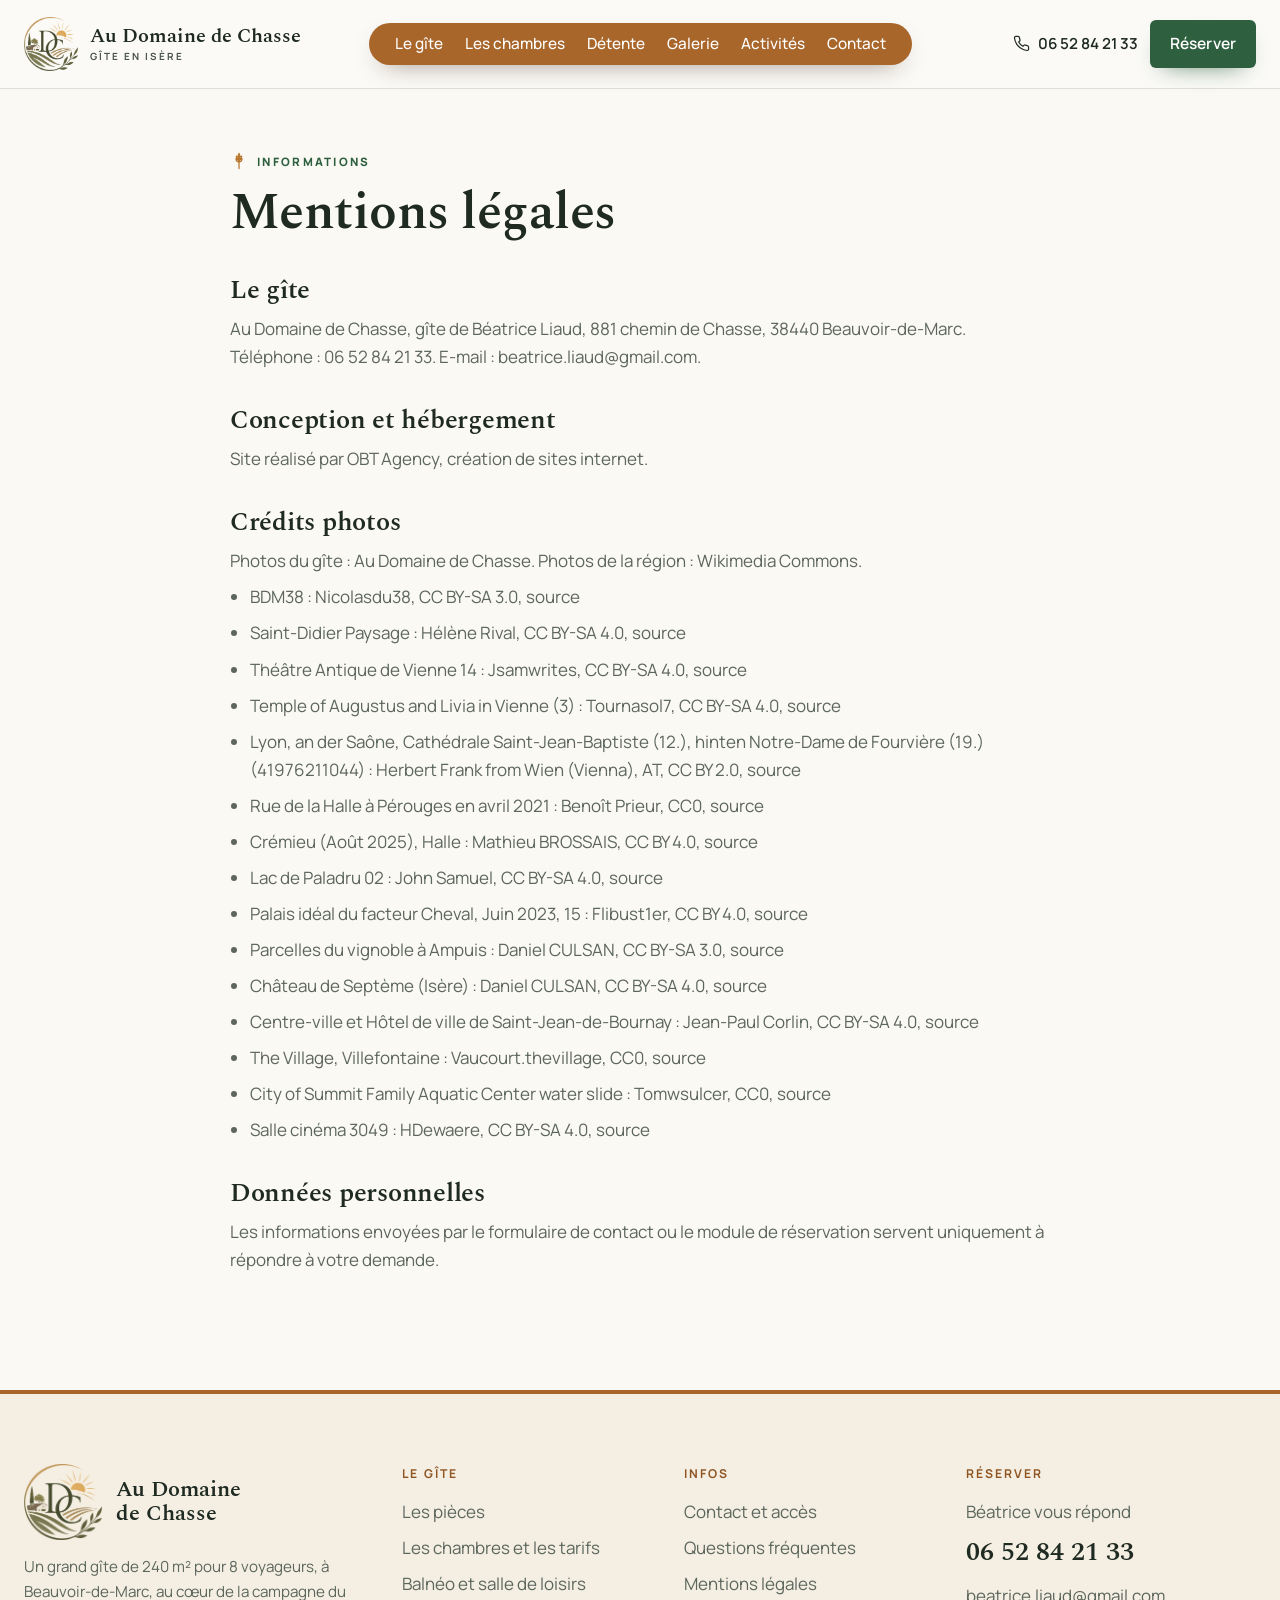
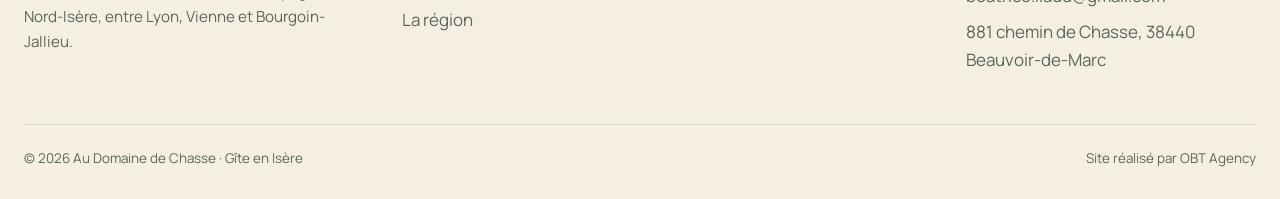
<file: mentions-legales.html>
<!doctype html>
<html lang="fr">
<head>
<meta charset="utf-8">
<meta name="viewport" content="width=device-width, initial-scale=1">
<meta name="robots" content="noindex, nofollow">
<title>Mentions légales · Au Domaine de Chasse</title>
<meta name="description" content="Mentions légales du site Au Domaine de Chasse.">
<link rel="icon" href="images/logo-couleur.png">
<link rel="preconnect" href="https://fonts.googleapis.com">
<link rel="preconnect" href="https://fonts.gstatic.com" crossorigin>
<link href="https://fonts.googleapis.com/css2?family=Manrope:wght@400;500;600;700;800&family=Spectral:ital,wght@0,500;0,600;1,500&display=swap" rel="stylesheet">
<link rel="stylesheet" href="css/style.css">
</head>
<body data-page="mentions">
<header class="entete toujours-plein">
  <div class="conteneur barre">
    <a class="logo" href="index.html" aria-label="Au Domaine de Chasse, accueil"><span class="monogramme"><img class="blanc" src="images/logo-blanc.png" alt="" width="640" height="629"><img class="sombre" src="images/logo-couleur.png" alt="" width="640" height="629"></span><span class="nom">Au Domaine de Chasse<small>Gîte en Isère</small></span></a>
    <ul class="menu">
      <li><a href="index.html#gite">Le gîte</a></li><li><a href="index.html#chambres">Les chambres</a></li><li><a href="index.html#detente">Détente</a></li><li><a href="index.html#galerie">Galerie</a></li><li><a href="index.html#activites">Activités</a></li><li><a href="index.html#contact">Contact</a></li>
    </ul>
    <div class="actions">
      <a class="tel-entete" href="tel:+33652842133"><svg viewBox="0 0 24 24" fill="none" stroke="currentColor" stroke-width="1.7" stroke-linecap="round" stroke-linejoin="round" aria-hidden="true"><path d="M22 16.9v3a2 2 0 0 1-2.2 2 19.8 19.8 0 0 1-8.6-3.1 19.5 19.5 0 0 1-6-6A19.8 19.8 0 0 1 2.1 4.2 2 2 0 0 1 4.1 2h3a2 2 0 0 1 2 1.7c.1 1 .4 1.9.7 2.8a2 2 0 0 1-.5 2.1L8 9.9a16 16 0 0 0 6 6l1.3-1.3a2 2 0 0 1 2.1-.4c.9.3 1.8.6 2.8.7a2 2 0 0 1 1.7 2z"/></svg><span>06 52 84 21 33</span></a>
      <a class="btn btn-plein" href="index.html#contact" data-obt-reserve>Réserver</a>
      <button class="burger" aria-label="Menu" aria-expanded="false"><span></span></button>
    </div>
  </div>
</header>
<main>
<section class="section haut-page">
  <div class="conteneur texte-legal">
    <span class="surtitre"><svg viewBox="0 0 24 24" fill="none" stroke="currentColor" stroke-width="1.7" stroke-linecap="round" stroke-linejoin="round" aria-hidden="true"><path d="M12 22V9"/><path d="M12 13c-2.5 0-4-1.6-4-4 2.5 0 4 1.6 4 4zM12 13c2.5 0 4-1.6 4-4-2.5 0-4 1.6-4 4zM12 9c-2.2 0-3.5-1.4-3.5-3.5C10.7 5.5 12 6.9 12 9zM12 9c2.2 0 3.5-1.4 3.5-3.5C13.3 5.5 12 6.9 12 9zM12 5.5c-1-1-1-2.5 0-3.5 1 1 1 2.5 0 3.5z"/></svg>Informations</span>
    <h1>Mentions légales</h1>
    <h2>Le gîte</h2>
    <p>Au Domaine de Chasse, gîte de Béatrice Liaud, 881 chemin de Chasse, 38440 Beauvoir-de-Marc. Téléphone : 06 52 84 21 33. E-mail : beatrice.liaud@gmail.com.</p>
    <h2>Conception et hébergement</h2>
    <p>Site réalisé par OBT Agency, création de sites internet.</p>
    <h2 id="credits">Crédits photos</h2>
    <p>Photos du gîte : Au Domaine de Chasse. Photos de la région : Wikimedia Commons.</p>
    <ul><li>BDM38 : Nicolasdu38, CC BY-SA 3.0, <a href="https://commons.wikimedia.org/wiki/File:BDM38.jpg" target="_blank" rel="noopener">source</a></li><li>Saint-Didier Paysage : Hélène Rival, CC BY-SA 4.0, <a href="https://commons.wikimedia.org/wiki/File:Saint-Didier_Paysage.jpg" target="_blank" rel="noopener">source</a></li><li>Théâtre Antique de Vienne 14 : Jsamwrites, CC BY-SA 4.0, <a href="https://commons.wikimedia.org/wiki/File:Th%C3%A9%C3%A2tre_Antique_de_Vienne_14.jpg" target="_blank" rel="noopener">source</a></li><li>Temple of Augustus and Livia in Vienne (3) : Tournasol7, CC BY-SA 4.0, <a href="https://commons.wikimedia.org/wiki/File:Temple_of_Augustus_and_Livia_in_Vienne_(3).jpg" target="_blank" rel="noopener">source</a></li><li>Lyon, an der Saône, Cathédrale Saint-Jean-Baptiste (12.), hinten Notre-Dame de Fourvière (19.) (41976211044) : Herbert Frank from Wien (Vienna), AT, CC BY 2.0, <a href="https://commons.wikimedia.org/wiki/File:Lyon,_an_der_Sa%C3%B4ne,_Cath%C3%A9drale_Saint-Jean-Baptiste_(12.),_hinten_Notre-Dame_de_Fourvi%C3%A8re_(19.)_(41976211044).jpg" target="_blank" rel="noopener">source</a></li><li>Rue de la Halle à Pérouges en avril 2021 : Benoît Prieur, CC0, <a href="https://commons.wikimedia.org/wiki/File:Rue_de_la_Halle_%C3%A0_P%C3%A9rouges_en_avril_2021.jpg" target="_blank" rel="noopener">source</a></li><li>Crémieu (Août 2025), Halle : Mathieu BROSSAIS, CC BY 4.0, <a href="https://commons.wikimedia.org/wiki/File:Cr%C3%A9mieu_(Ao%C3%BBt_2025)_-_Halle.jpg" target="_blank" rel="noopener">source</a></li><li>Lac de Paladru 02 : John Samuel, CC BY-SA 4.0, <a href="https://commons.wikimedia.org/wiki/File:Lac_de_Paladru_02.jpg" target="_blank" rel="noopener">source</a></li><li>Palais idéal du facteur Cheval, Juin 2023, 15 : Flibust1er, CC BY 4.0, <a href="https://commons.wikimedia.org/wiki/File:Palais_id%C3%A9al_du_facteur_Cheval_-_Juin_2023_-_15.jpg" target="_blank" rel="noopener">source</a></li><li>Parcelles du vignoble à Ampuis : Daniel CULSAN, CC BY-SA 3.0, <a href="https://commons.wikimedia.org/wiki/File:Parcelles_du_vignoble_%C3%A0_Ampuis.jpg" target="_blank" rel="noopener">source</a></li><li>Château de Septème (Isère) : Daniel CULSAN, CC BY-SA 4.0, <a href="https://commons.wikimedia.org/wiki/File:Ch%C3%A2teau_de_Sept%C3%A8me_(Is%C3%A8re).JPG" target="_blank" rel="noopener">source</a></li><li>Centre-ville et Hôtel de ville de Saint-Jean-de-Bournay : Jean-Paul Corlin, CC BY-SA 4.0, <a href="https://commons.wikimedia.org/wiki/File:Centre-ville_et_H%C3%B4tel_de_ville_de_Saint-Jean-de-Bournay.jpg" target="_blank" rel="noopener">source</a></li><li>The Village, Villefontaine : Vaucourt.thevillage, CC0, <a href="https://commons.wikimedia.org/wiki/File:The_Village_-_Villefontaine.jpg" target="_blank" rel="noopener">source</a></li><li>City of Summit Family Aquatic Center water slide : Tomwsulcer, CC0, <a href="https://commons.wikimedia.org/wiki/File:City_of_Summit_Family_Aquatic_Center_water_slide.JPG" target="_blank" rel="noopener">source</a></li><li>Salle cinéma 3049 : HDewaere, CC BY-SA 4.0, <a href="https://commons.wikimedia.org/wiki/File:Salle_cin%C3%A9ma_3049.jpg" target="_blank" rel="noopener">source</a></li></ul>
    <h2>Données personnelles</h2>
    <p>Les informations envoyées par le formulaire de contact ou le module de réservation servent uniquement à répondre à votre demande.</p>
  </div>
</section>
</main>
<footer class="pied">
  <div class="conteneur">
    <div class="grille">
      <div>
        <a class="logo-pied" href="index.html"><img src="images/logo-couleur.png" alt="Au Domaine de Chasse" width="640" height="629"><span>Au Domaine<br>de Chasse</span></a>
        <p>Un grand gîte de 240 m² pour 8 voyageurs, à Beauvoir-de-Marc, au cœur de la campagne du Nord-Isère, entre Lyon, Vienne et Bourgoin-Jallieu.</p>
      </div>
      <div><h4>Le gîte</h4><ul><li><a href="index.html#gite">Les pièces</a></li><li><a href="index.html#chambres">Les chambres et les tarifs</a></li><li><a href="index.html#detente">Balnéo et salle de loisirs</a></li><li><a href="index.html#activites">La région</a></li></ul></div>
      <div><h4>Infos</h4><ul><li><a href="index.html#contact">Contact et accès</a></li><li><a href="index.html#questions">Questions fréquentes</a></li><li><a href="mentions-legales.html">Mentions légales</a></li></ul></div>
      <div><h4>Réserver</h4><ul><li>Béatrice vous répond<a class="tel-pied" href="tel:+33652842133">06 52 84 21 33</a></li><li><a href="mailto:beatrice.liaud@gmail.com">beatrice.liaud@gmail.com</a></li><li>881 chemin de Chasse, 38440 Beauvoir-de-Marc</li></ul></div>
    </div>
    <div class="bas"><span>© 2026 Au Domaine de Chasse · Gîte en Isère</span><span>Site réalisé par OBT Agency</span></div>
  </div>
</footer>
<nav class="barre-mobile" aria-label="Contact rapide">
  <a class="appeler" href="tel:+33652842133"><svg viewBox="0 0 24 24" fill="none" stroke="currentColor" stroke-width="1.7" stroke-linecap="round" stroke-linejoin="round" aria-hidden="true"><path d="M22 16.9v3a2 2 0 0 1-2.2 2 19.8 19.8 0 0 1-8.6-3.1 19.5 19.5 0 0 1-6-6A19.8 19.8 0 0 1 2.1 4.2 2 2 0 0 1 4.1 2h3a2 2 0 0 1 2 1.7c.1 1 .4 1.9.7 2.8a2 2 0 0 1-.5 2.1L8 9.9a16 16 0 0 0 6 6l1.3-1.3a2 2 0 0 1 2.1-.4c.9.3 1.8.6 2.8.7a2 2 0 0 1 1.7 2z"/></svg> Appeler</a>
  <a href="index.html#contact" data-obt-reserve><svg viewBox="0 0 24 24" fill="none" stroke="currentColor" stroke-width="1.7" stroke-linecap="round" stroke-linejoin="round" aria-hidden="true"><rect x="3" y="5" width="18" height="16" rx="2"/><path d="M3 10h18M8 3v4M16 3v4M8 14h2M14 14h2M8 17h2"/></svg> Réserver</a>
</nav>
<script src="js/site.js"></script>
<div data-obt-booking data-obt-key="demo-domaine-de-chasse" data-obt-api="https://demo-domaine-de-chasse.obt.invalid" data-obt-form-key="demo" data-obt-form-endpoint="https://demo-domaine-de-chasse.obt.invalid/envoi" data-obt-subject="Demande de réservation au Domaine de Chasse"></div>
<script src="js/obt-demo.js"></script>
<script src="https://obt-gestion.com/blocks/obt-booking.js" defer></script>
</body>
</html>
</file>
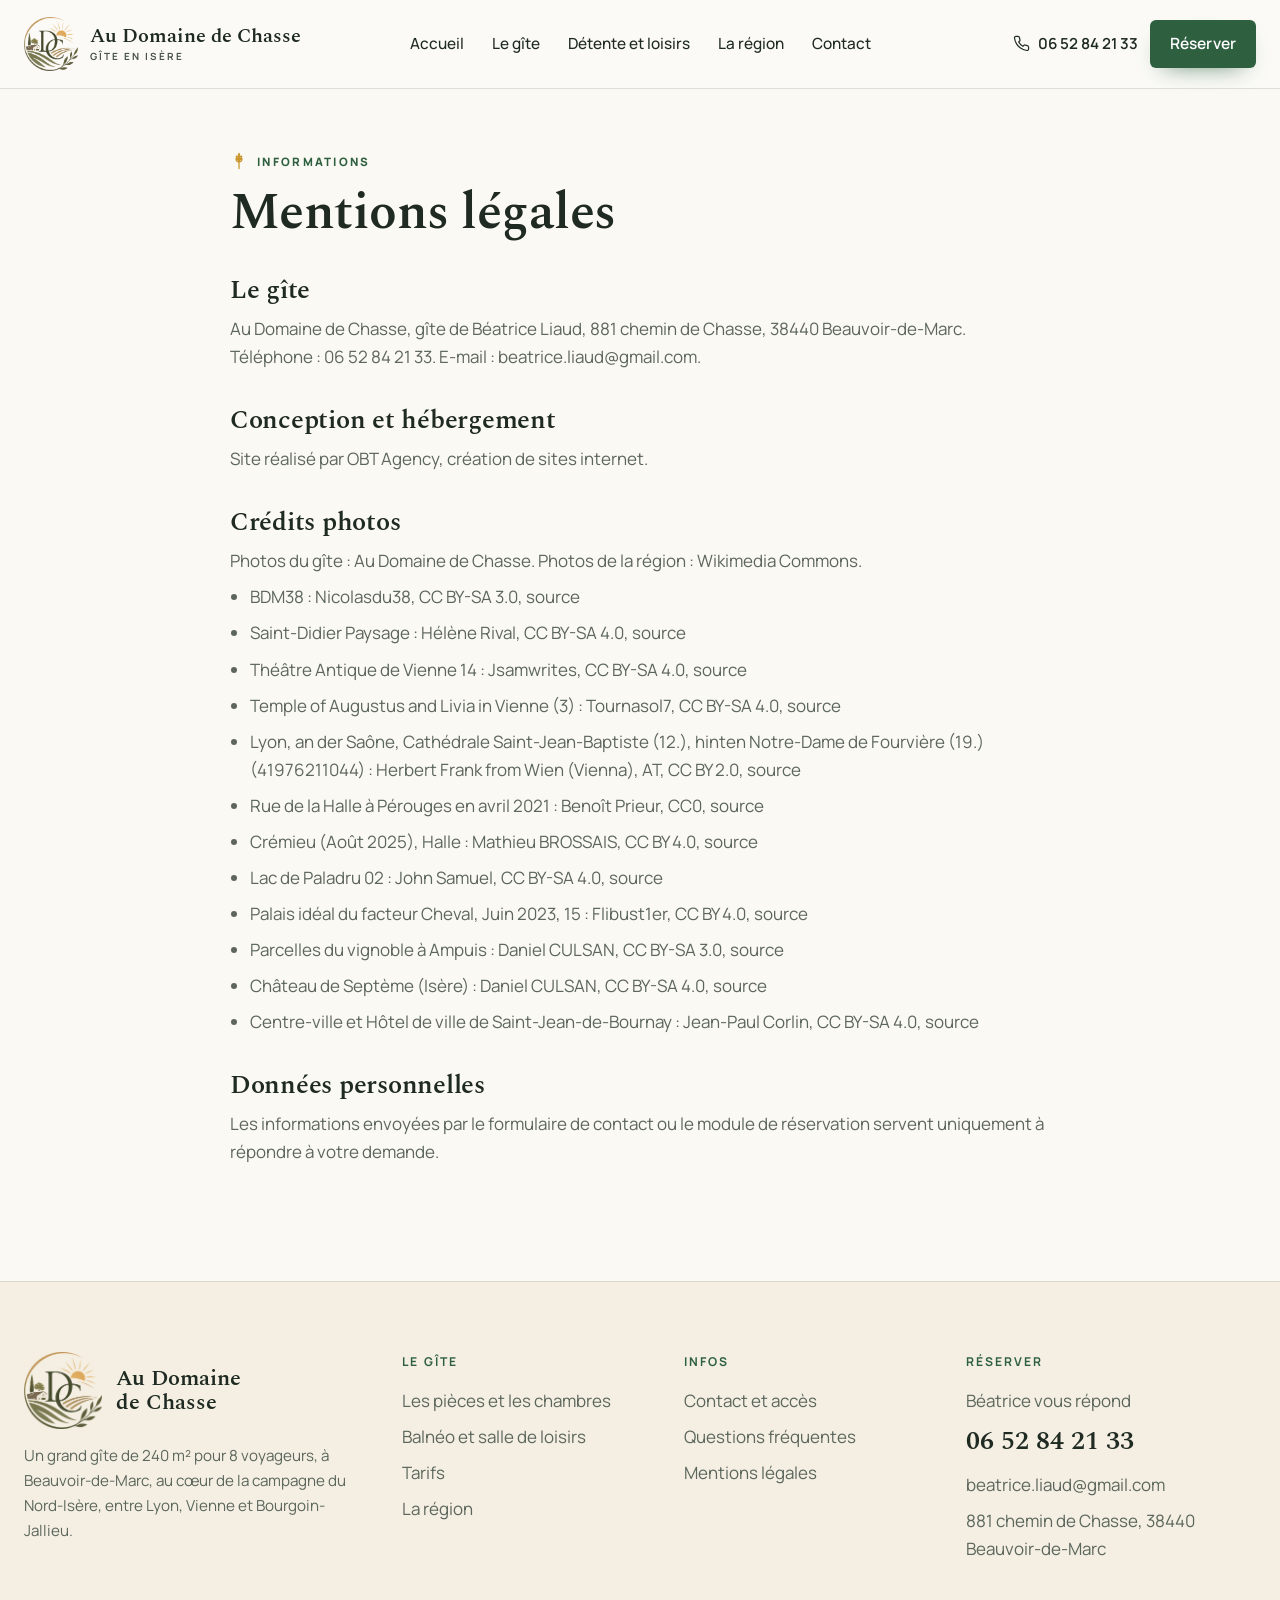
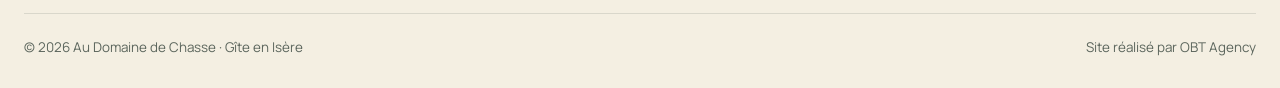
<file: v1/mentions-legales.html>
<!doctype html>
<html lang="fr">
<head>
<meta charset="utf-8">
<meta name="viewport" content="width=device-width, initial-scale=1">
<meta name="robots" content="noindex, nofollow">
<title>Mentions légales · Au Domaine de Chasse</title>
<meta name="description" content="Mentions légales du site Au Domaine de Chasse.">
<link rel="icon" href="images/logo-couleur.png">
<link rel="preconnect" href="https://fonts.googleapis.com">
<link rel="preconnect" href="https://fonts.gstatic.com" crossorigin>
<link href="https://fonts.googleapis.com/css2?family=Manrope:wght@400;500;600;700;800&family=Spectral:ital,wght@0,500;0,600;1,500&display=swap" rel="stylesheet">
<link rel="stylesheet" href="css/style.css">
</head>
<body data-page="mentions">
<header class="entete toujours-plein">
  <div class="conteneur barre">
    <a class="logo" href="index.html" aria-label="Au Domaine de Chasse, accueil"><span class="monogramme"><img class="blanc" src="images/logo-blanc.png" alt="" width="640" height="629"><img class="sombre" src="images/logo-couleur.png" alt="" width="640" height="629"></span><span class="nom">Au Domaine de Chasse<small>Gîte en Isère</small></span></a>
    <ul class="menu">
      <li><a href="index.html">Accueil</a></li>
      <li><a href="le-gite.html">Le gîte</a></li>
      <li><a href="detente-et-loisirs.html">Détente et loisirs</a></li>
      <li><a href="la-region.html">La région</a></li>
      <li><a href="contact.html">Contact</a></li>
    </ul>
    <div class="actions">
      <a class="tel-entete" href="tel:+33652842133"><svg viewBox="0 0 24 24" fill="none" stroke="currentColor" stroke-width="1.7" stroke-linecap="round" stroke-linejoin="round" aria-hidden="true"><path d="M22 16.9v3a2 2 0 0 1-2.2 2 19.8 19.8 0 0 1-8.6-3.1 19.5 19.5 0 0 1-6-6A19.8 19.8 0 0 1 2.1 4.2 2 2 0 0 1 4.1 2h3a2 2 0 0 1 2 1.7c.1 1 .4 1.9.7 2.8a2 2 0 0 1-.5 2.1L8 9.9a16 16 0 0 0 6 6l1.3-1.3a2 2 0 0 1 2.1-.4c.9.3 1.8.6 2.8.7a2 2 0 0 1 1.7 2z"/></svg><span>06 52 84 21 33</span></a>
      <a class="btn btn-plein" href="contact.html#reserver" data-obt-reserve>Réserver</a>
      <button class="burger" aria-label="Menu" aria-expanded="false"><span></span></button>
    </div>
  </div>
</header>
<main>
<section class="section haut-page">
  <div class="conteneur texte-legal">
    <span class="surtitre"><svg viewBox="0 0 24 24" fill="none" stroke="currentColor" stroke-width="1.7" stroke-linecap="round" stroke-linejoin="round" aria-hidden="true"><path d="M12 22V9"/><path d="M12 13c-2.5 0-4-1.6-4-4 2.5 0 4 1.6 4 4zM12 13c2.5 0 4-1.6 4-4-2.5 0-4 1.6-4 4zM12 9c-2.2 0-3.5-1.4-3.5-3.5C10.7 5.5 12 6.9 12 9zM12 9c2.2 0 3.5-1.4 3.5-3.5C13.3 5.5 12 6.9 12 9zM12 5.5c-1-1-1-2.5 0-3.5 1 1 1 2.5 0 3.5z"/></svg>Informations</span>
    <h1>Mentions légales</h1>
    <h2>Le gîte</h2>
    <p>Au Domaine de Chasse, gîte de Béatrice Liaud, 881 chemin de Chasse, 38440 Beauvoir-de-Marc. Téléphone : 06 52 84 21 33. E-mail : beatrice.liaud@gmail.com.</p>
    <h2>Conception et hébergement</h2>
    <p>Site réalisé par OBT Agency, création de sites internet.</p>
    <h2 id="credits">Crédits photos</h2>
    <p>Photos du gîte : Au Domaine de Chasse. Photos de la région : Wikimedia Commons.</p>
    <ul><li>BDM38 : Nicolasdu38, CC BY-SA 3.0, <a href="https://commons.wikimedia.org/wiki/File:BDM38.jpg" target="_blank" rel="noopener">source</a></li><li>Saint-Didier Paysage : Hélène Rival, CC BY-SA 4.0, <a href="https://commons.wikimedia.org/wiki/File:Saint-Didier_Paysage.jpg" target="_blank" rel="noopener">source</a></li><li>Théâtre Antique de Vienne 14 : Jsamwrites, CC BY-SA 4.0, <a href="https://commons.wikimedia.org/wiki/File:Th%C3%A9%C3%A2tre_Antique_de_Vienne_14.jpg" target="_blank" rel="noopener">source</a></li><li>Temple of Augustus and Livia in Vienne (3) : Tournasol7, CC BY-SA 4.0, <a href="https://commons.wikimedia.org/wiki/File:Temple_of_Augustus_and_Livia_in_Vienne_(3).jpg" target="_blank" rel="noopener">source</a></li><li>Lyon, an der Saône, Cathédrale Saint-Jean-Baptiste (12.), hinten Notre-Dame de Fourvière (19.) (41976211044) : Herbert Frank from Wien (Vienna), AT, CC BY 2.0, <a href="https://commons.wikimedia.org/wiki/File:Lyon,_an_der_Sa%C3%B4ne,_Cath%C3%A9drale_Saint-Jean-Baptiste_(12.),_hinten_Notre-Dame_de_Fourvi%C3%A8re_(19.)_(41976211044).jpg" target="_blank" rel="noopener">source</a></li><li>Rue de la Halle à Pérouges en avril 2021 : Benoît Prieur, CC0, <a href="https://commons.wikimedia.org/wiki/File:Rue_de_la_Halle_%C3%A0_P%C3%A9rouges_en_avril_2021.jpg" target="_blank" rel="noopener">source</a></li><li>Crémieu (Août 2025), Halle : Mathieu BROSSAIS, CC BY 4.0, <a href="https://commons.wikimedia.org/wiki/File:Cr%C3%A9mieu_(Ao%C3%BBt_2025)_-_Halle.jpg" target="_blank" rel="noopener">source</a></li><li>Lac de Paladru 02 : John Samuel, CC BY-SA 4.0, <a href="https://commons.wikimedia.org/wiki/File:Lac_de_Paladru_02.jpg" target="_blank" rel="noopener">source</a></li><li>Palais idéal du facteur Cheval, Juin 2023, 15 : Flibust1er, CC BY 4.0, <a href="https://commons.wikimedia.org/wiki/File:Palais_id%C3%A9al_du_facteur_Cheval_-_Juin_2023_-_15.jpg" target="_blank" rel="noopener">source</a></li><li>Parcelles du vignoble à Ampuis : Daniel CULSAN, CC BY-SA 3.0, <a href="https://commons.wikimedia.org/wiki/File:Parcelles_du_vignoble_%C3%A0_Ampuis.jpg" target="_blank" rel="noopener">source</a></li><li>Château de Septème (Isère) : Daniel CULSAN, CC BY-SA 4.0, <a href="https://commons.wikimedia.org/wiki/File:Ch%C3%A2teau_de_Sept%C3%A8me_(Is%C3%A8re).JPG" target="_blank" rel="noopener">source</a></li><li>Centre-ville et Hôtel de ville de Saint-Jean-de-Bournay : Jean-Paul Corlin, CC BY-SA 4.0, <a href="https://commons.wikimedia.org/wiki/File:Centre-ville_et_H%C3%B4tel_de_ville_de_Saint-Jean-de-Bournay.jpg" target="_blank" rel="noopener">source</a></li></ul>
    <h2>Données personnelles</h2>
    <p>Les informations envoyées par le formulaire de contact ou le module de réservation servent uniquement à répondre à votre demande.</p>
  </div>
</section>
</main>
<footer class="pied">
  <div class="conteneur">
    <div class="grille">
      <div>
        <a class="logo-pied" href="index.html"><img src="images/logo-couleur.png" alt="Au Domaine de Chasse" width="640" height="629"><span>Au Domaine<br>de Chasse</span></a>
        <p>Un grand gîte de 240 m² pour 8 voyageurs, à Beauvoir-de-Marc, au cœur de la campagne du Nord-Isère, entre Lyon, Vienne et Bourgoin-Jallieu.</p>
      </div>
      <div><h4>Le gîte</h4><ul><li><a href="le-gite.html">Les pièces et les chambres</a></li><li><a href="detente-et-loisirs.html">Balnéo et salle de loisirs</a></li><li><a href="le-gite.html#tarifs">Tarifs</a></li><li><a href="la-region.html">La région</a></li></ul></div>
      <div><h4>Infos</h4><ul><li><a href="contact.html">Contact et accès</a></li><li><a href="contact.html#questions">Questions fréquentes</a></li><li><a href="mentions-legales.html">Mentions légales</a></li></ul></div>
      <div><h4>Réserver</h4><ul><li>Béatrice vous répond<a class="tel-pied" href="tel:+33652842133">06 52 84 21 33</a></li><li><a href="mailto:beatrice.liaud@gmail.com">beatrice.liaud@gmail.com</a></li><li>881 chemin de Chasse, 38440 Beauvoir-de-Marc</li></ul></div>
    </div>
    <div class="bas"><span>© 2026 Au Domaine de Chasse · Gîte en Isère</span><span>Site réalisé par OBT Agency</span></div>
  </div>
</footer>
<nav class="barre-mobile" aria-label="Contact rapide">
  <a class="appeler" href="tel:+33652842133"><svg viewBox="0 0 24 24" fill="none" stroke="currentColor" stroke-width="1.7" stroke-linecap="round" stroke-linejoin="round" aria-hidden="true"><path d="M22 16.9v3a2 2 0 0 1-2.2 2 19.8 19.8 0 0 1-8.6-3.1 19.5 19.5 0 0 1-6-6A19.8 19.8 0 0 1 2.1 4.2 2 2 0 0 1 4.1 2h3a2 2 0 0 1 2 1.7c.1 1 .4 1.9.7 2.8a2 2 0 0 1-.5 2.1L8 9.9a16 16 0 0 0 6 6l1.3-1.3a2 2 0 0 1 2.1-.4c.9.3 1.8.6 2.8.7a2 2 0 0 1 1.7 2z"/></svg> Appeler</a>
  <a href="contact.html#reserver" data-obt-reserve><svg viewBox="0 0 24 24" fill="none" stroke="currentColor" stroke-width="1.7" stroke-linecap="round" stroke-linejoin="round" aria-hidden="true"><rect x="3" y="5" width="18" height="16" rx="2"/><path d="M3 10h18M8 3v4M16 3v4M8 14h2M14 14h2M8 17h2"/></svg> Réserver</a>
</nav>
<script src="js/site.js"></script>
<div data-obt-booking data-obt-key="demo-domaine-de-chasse" data-obt-api="https://demo-domaine-de-chasse.obt.invalid" data-obt-form-key="demo" data-obt-form-endpoint="https://demo-domaine-de-chasse.obt.invalid/envoi" data-obt-subject="Demande de réservation au Domaine de Chasse"></div>
<script src="js/obt-demo.js"></script>
<script src="https://obt-gestion.com/blocks/obt-booking.js" defer></script>
</body>
</html>
</file>
<file: css/style.css>
/* Au Domaine de Chasse : site OBT Agency, octobre 2026 (mécanique reprise des 7 Sartôts, habillage redessiné) */
:root{
  --fond:#fbf9f3;
  --creme:#f4efe2;
  --pierre:#e6dfcf;
  --glacier:#eef3e8;
  --encre:#1f2a22;
  --doux:#5c665d;
  --lac:#2e6040;
  --lac-fonce:#214a30;
  --lac-pale:#e1ebdc;
  --soleil:#c9962f;
  --blanc:#fff;
  --trait:rgba(31,42,34,.12);
  --r:8px;
  --titre:"Spectral",Georgia,serif;
  --texte:"Manrope",system-ui,sans-serif;
  --large:1240px;
}
*{box-sizing:border-box;margin:0;padding:0}
html{scroll-behavior:smooth}
body{background:var(--fond);color:var(--encre);font:400 17px/1.65 var(--texte);-webkit-font-smoothing:antialiased;overflow-x:hidden}
img{display:block;max-width:100%}
a{color:inherit;text-decoration:none}
button{font:inherit;cursor:pointer;border:0;background:none;color:inherit}
.conteneur{width:min(var(--large),100% - 48px);margin-inline:auto}
h1,h2,h3{font-family:var(--titre);font-weight:600;line-height:1.1;letter-spacing:-.015em;}
h2{font-size:clamp(2rem,3.6vw,3.05rem)}
h3{font-size:1.4rem}
em.it{font-style:italic;font-weight:500;color:var(--lac)}
.surtitre{display:inline-flex;align-items:center;gap:9px;font-size:.76rem;letter-spacing:.17em;text-transform:uppercase;font-weight:700;color:var(--lac);margin-bottom:14px}
.surtitre svg{width:18px;height:18px;flex:none;color:var(--soleil)}
.section{padding:clamp(72px,9vw,120px) 0}
.section.creme{background:var(--creme)}
.section.glacier{background:var(--glacier)}
.entete-section{display:flex;justify-content:space-between;align-items:end;gap:32px;margin-bottom:44px;flex-wrap:wrap}
.entete-section.centre{justify-content:center;text-align:center}
.petit{font-size:.9rem;color:var(--doux)}

/* Boutons */
.btn{display:inline-flex;align-items:center;gap:10px;padding:14px 24px;border-radius:999px;font-weight:600;font-size:.97rem;transition:transform .25s,background .25s,color .25s,box-shadow .25s;white-space:nowrap}
.btn svg{width:18px;height:18px;flex:none}
.btn-plein{background:var(--lac);color:#fff;box-shadow:0 10px 26px -12px rgba(46,96,64,.8)}
.btn-plein:hover{background:var(--lac-fonce);transform:translateY(-2px)}
.btn-blanc{background:#fff;color:var(--encre)}
.btn-blanc:hover{transform:translateY(-2px)}
.btn-contour{border:1.5px solid currentColor}
.btn-contour:hover{background:var(--encre);color:#fff;border-color:var(--encre)}
.btn-contour-blanc{border:1.5px solid rgba(255,255,255,.8);color:#fff}
.btn-contour-blanc:hover{background:#fff;color:var(--encre)}
.lien-fleche{display:inline-flex;align-items:center;gap:8px;white-space:nowrap;font-weight:600;color:var(--lac);border-bottom:1.5px solid transparent;transition:border-color .2s}
.lien-fleche:hover{border-color:currentColor}
.lien-fleche svg{width:18px;height:18px;flex:none}

/* Écran d'entrée : une photo et le logo, rien d'autre */
.loader{position:fixed;inset:0;z-index:200;display:grid;place-items:start center;background:#a9b88f;overflow:hidden;transform:translateY(0);transition:transform .9s cubic-bezier(.77,0,.18,1);will-change:transform}
.loader img.fond{position:absolute;inset:0;width:100%;height:100%;object-fit:cover;object-position:center 60%;animation:loaderZoom 3.2s ease-out forwards}
.loader .logo-entree{position:relative;margin-top:12vh;width:min(440px,72vw);height:auto;filter:drop-shadow(0 2px 14px rgba(10,30,50,.35));opacity:0;animation:apparait 1s .3s ease forwards}
.loader.fini{transform:translateY(-100%)}
@keyframes loaderZoom{from{transform:scale(1.08)}to{transform:scale(1)}}
@keyframes apparait{to{opacity:1}}

/* Logo */
.logo{display:block;position:relative;width:150px}
.logo img{width:100%;height:auto;transition:opacity .3s}
.logo .sombre{position:absolute;inset:0;opacity:0}
.entete.plein .logo .blanc,.entete.toujours-plein .logo .blanc,.entete.menu-ouvert .logo .blanc{opacity:0}
.entete.plein .logo .sombre,.entete.toujours-plein .logo .sombre,.entete.menu-ouvert .logo .sombre{opacity:1}
.logo-pied img{width:190px;height:auto}

/* En-tête */
.entete{position:fixed;top:0;left:0;right:0;z-index:100;transition:background .35s,box-shadow .35s,color .35s;color:#fff}
.entete::before{content:"";position:absolute;inset:0 0 -30px;background:linear-gradient(180deg,rgba(14,24,16,.42),transparent);pointer-events:none;transition:opacity .35s}
.entete.plein::before,.entete.toujours-plein::before{opacity:0}
.entete .barre{position:relative;display:grid;grid-template-columns:1fr auto 1fr;align-items:center;gap:20px;height:84px}
.entete.plein,.entete.toujours-plein{background:rgba(251,250,247,.96);backdrop-filter:blur(10px);color:var(--encre);box-shadow:0 1px 0 var(--trait)}
.menu{display:flex;gap:28px;align-items:center;justify-content:center}
.menu>li{list-style:none;position:relative}
.menu a,.menu .ouvrir{font-weight:500;font-size:.96rem;display:inline-flex;align-items:center;gap:6px;padding:8px 0;position:relative;line-height:1.2}
.menu a::after,.menu .ouvrir::after{content:"";position:absolute;left:0;bottom:2px;height:1.5px;width:0;background:currentColor;transition:width .3s}
.menu a:hover::after,.menu .ouvrir:hover::after,.menu a.actif::after,.menu .ouvrir.actif::after{width:100%}
.menu .ouvrir svg{width:12px;height:12px;transition:transform .25s}
.sous-menu{position:absolute;top:calc(100% + 10px);left:50%;transform:translate(-50%,8px);background:#fff;color:var(--encre);border-radius:16px;box-shadow:0 24px 60px -20px rgba(31,42,34,.38);padding:10px;min-width:300px;opacity:0;visibility:hidden;transition:.25s}
.menu li:hover .sous-menu,.menu li:focus-within .sous-menu{opacity:1;visibility:visible;transform:translate(-50%,0)}
.menu li:hover .ouvrir svg{transform:rotate(180deg)}
.sous-menu a{display:flex;align-items:center;gap:12px;padding:8px;border-radius:10px;width:100%}
.sous-menu a::after{display:none}
.sous-menu a:hover{background:var(--glacier)}
.sous-menu img{width:56px;height:42px;object-fit:cover;border-radius:7px}
.sous-menu small{display:block;color:var(--doux);font-size:.78rem}
.sous-menu .tous{justify-content:center;font-weight:600;color:var(--lac);margin-top:4px;border-top:1px solid var(--trait);border-radius:0 0 10px 10px}
.entete .actions{display:flex;justify-content:flex-end;align-items:center;gap:12px}
.tel-entete{display:inline-flex;align-items:center;gap:8px;font-weight:600;font-size:.95rem}
.tel-entete svg{width:17px;height:17px}
.entete .btn{padding:11px 20px}
.burger{display:none;width:44px;height:44px;border-radius:50%;place-items:center}
.burger span{display:block;width:22px;height:1.8px;background:currentColor;position:relative}
.burger span::before,.burger span::after{content:"";position:absolute;left:0;width:22px;height:1.8px;background:currentColor}
.burger span::before{top:-7px}.burger span::after{top:7px}

/* Hero : trois photos en fondu */
.hero{position:relative;height:100svh;min-height:640px;color:#fff;overflow:hidden;display:flex;align-items:flex-end}
.hero .diapos{position:absolute;inset:0}
.hero .diapos img.fond{position:absolute;inset:0;width:100%;height:100%;object-fit:cover;opacity:0;transition:opacity 1.6s ease}
.hero .diapos img.fond.actif{opacity:1;animation:lent 7s ease-out forwards}
.hero .diapos img.fond:first-child{object-position:22% center}
@keyframes lent{from{transform:scale(1.08)}to{transform:scale(1)}}
.hero::after{content:"";position:absolute;inset:0;background:linear-gradient(90deg,rgba(14,24,16,.55) 0%,rgba(14,24,16,.18) 55%,rgba(14,24,16,0) 78%),linear-gradient(180deg,rgba(14,24,16,.3) 0%,rgba(14,24,16,0) 26%,rgba(14,24,16,0) 45%,rgba(14,24,16,.62) 100%)}
.hero .contenu{position:relative;z-index:2;padding-bottom:clamp(48px,8vh,88px);width:min(var(--large),100% - 48px);margin-inline:auto}
.hero h1{font-size:clamp(2.6rem,5.2vw,4.7rem);max-width:15ch;text-shadow:0 2px 30px rgba(0,0,0,.25)}
.hero h1 em{font-weight:500}
.hero .sous{font-size:clamp(1.02rem,1.5vw,1.2rem);margin:18px 0 30px;max-width:50ch;opacity:.96}
.hero .boutons{display:flex;gap:12px;flex-wrap:wrap}
.note-heros{display:inline-flex;align-items:center;gap:10px;margin-bottom:20px;font-size:15px;padding:9px 18px;border-radius:999px;background:rgba(255,255,255,.14);border:1px solid rgba(255,255,255,.34);backdrop-filter:blur(10px);-webkit-backdrop-filter:blur(10px)}
.note-heros strong{font-size:17px}
.note-heros:hover span:last-child{text-decoration:underline}
.etoiles{color:var(--soleil);letter-spacing:2px;font-size:1rem}

/* Bande de chiffres */
.chiffres{background:#fff;border-bottom:1px solid var(--trait)}
.chiffres .grille{display:grid;grid-template-columns:repeat(5,1fr)}
.chiffres .item{padding:30px 18px;text-align:center;border-right:1px solid var(--trait)}
.chiffres .item:last-child{border-right:0}
.chiffres strong{display:block;font-family:var(--titre);font-size:2rem;font-weight:600;color:var(--lac);line-height:1.15}
.chiffres span{font-size:.9rem;color:var(--doux)}

/* Rail des hébergements : trois cartes visibles, qui défilent */
.rail{position:relative}
.rail-piste{display:grid;grid-auto-flow:column;grid-auto-columns:calc((100% - 40px) / 3);gap:20px;overflow-x:auto;scroll-snap-type:x mandatory;scroll-behavior:smooth;padding:4px 2px 26px;scrollbar-width:none}
.rail-piste::-webkit-scrollbar{display:none}
.rail-piste>*{scroll-snap-align:start}
.rail-fleches{display:flex;gap:10px;justify-content:flex-end}
.rail-fleches button{width:48px;height:48px;border-radius:50%;border:1.5px solid var(--trait);display:grid;place-items:center;background:#fff;transition:.25s}
.rail-fleches button:hover{background:var(--lac);color:#fff;border-color:var(--lac)}
.rail-fleches svg{width:20px;height:20px}

/* Cartes des hébergements */
.carte-gite{background:#fff;border-radius:var(--r);overflow:hidden;box-shadow:0 1px 0 var(--trait),0 18px 40px -28px rgba(31,42,34,.45);display:flex;flex-direction:column;transition:transform .35s,box-shadow .35s}
.carte-gite:hover{transform:translateY(-6px);box-shadow:0 1px 0 var(--trait),0 30px 60px -30px rgba(31,42,34,.5)}
.carte-gite .visuel{aspect-ratio:4/3;overflow:hidden;position:relative}
.carte-gite .visuel img{width:100%;height:100%;object-fit:cover;transition:transform .8s}
.carte-gite:hover .visuel img{transform:scale(1.06)}
.carte-gite .etiquette{position:absolute;top:14px;left:14px;background:rgba(255,255,255,.94);color:var(--encre);font-size:.76rem;font-weight:700;padding:6px 12px;border-radius:999px}
.carte-gite .corps{padding:22px 22px 24px;display:flex;flex-direction:column;gap:10px;flex:1}
.carte-gite h3{font-size:1.6rem}
.carte-gite p{color:var(--doux);font-size:.95rem;flex:1}
.pastilles{display:flex;flex-wrap:wrap;gap:6px}
.pastilles span{font-size:.78rem;font-weight:600;background:var(--lac-pale);color:var(--lac-fonce);padding:5px 10px;border-radius:999px}

/* Bloc photos + texte */
.duo{display:grid;grid-template-columns:1.05fr 1fr;gap:clamp(36px,6vw,90px);align-items:center}
.duo.inverse{grid-template-columns:1fr 1.05fr}
.duo.inverse>:first-child{order:2}
.duo-texte p{color:var(--doux);margin-top:16px}
.duo-texte p strong{color:var(--encre);font-weight:600}
.duo-texte .btn,.duo-texte>.lien-fleche{margin-top:28px}
.duo-photos{display:grid;grid-template-columns:1.25fr 1fr;grid-template-rows:minmax(0,1fr) minmax(0,1fr);gap:14px;height:clamp(420px,46vw,600px)}
.duo-photos img{width:100%;height:100%;min-height:0;object-fit:cover;border-radius:var(--r)}
.duo-photos img:first-child{grid-row:span 2}
.duo-photos.paysage{grid-template-columns:1fr 1fr;grid-template-rows:minmax(0,1.35fr) minmax(0,1fr)}
.duo-photos.paysage img:first-child{grid-row:auto;grid-column:span 2}
.signature{display:flex;align-items:center;gap:14px;margin-top:26px;padding-top:22px;border-top:1px solid var(--trait)}
.signature .rond{width:52px;height:52px;border-radius:50%;background:var(--lac);color:#fff;display:grid;place-items:center;font-family:var(--titre);font-style:italic;font-size:1.4rem}
.signature small{display:block;color:var(--doux);font-size:.88rem}
.signature+.lien-fleche{margin-top:22px}
.menu-mini{display:grid;grid-template-columns:1fr 1fr;gap:12px;margin-top:24px}
.menu-mini div{background:#fff;border:1px solid var(--trait);border-radius:var(--r);padding:16px 18px;display:flex;flex-direction:column}
.menu-mini span{font-size:.86rem;color:var(--doux)}
.menu-mini strong{font-family:var(--titre);font-size:1.9rem;color:var(--lac);line-height:1.1}
.menu-mini+.petit{margin-top:10px}

/* Petits blocs « compris » : trois par ligne */
.compris{display:grid;grid-template-columns:repeat(3,1fr);gap:14px}
.compris .bloc{background:#fff;border-radius:var(--r);padding:18px 20px;display:flex;align-items:center;gap:14px;border:1px solid var(--trait)}
.compris .bloc svg{width:28px;height:28px;flex:none;color:var(--lac)}
.compris .bloc strong{display:block;font-size:.97rem;line-height:1.25}
.compris .bloc small{color:var(--doux);font-size:.84rem}

/* Mosaïque */
.mosaique{display:grid;grid-auto-flow:dense;grid-template-columns:repeat(4,1fr);grid-auto-rows:220px;gap:12px}
.mosaique button{position:relative;overflow:hidden;border-radius:var(--r);display:block;padding:0}
.mosaique button img{width:100%;height:100%;object-fit:cover;transition:transform .7s}
.mosaique button:hover img{transform:scale(1.05)}
.mosaique .grand{grid-column:span 2;grid-row:span 2}
.mosaique .large{grid-column:span 2}
.mosaique .haut{grid-row:span 2}
.mosaique button span{position:absolute;left:12px;bottom:12px;background:rgba(255,255,255,.94);color:var(--encre);font-size:.78rem;font-weight:600;padding:5px 10px;border-radius:999px;opacity:0;transform:translateY(6px);transition:.3s}
.mosaique button:hover span{opacity:1;transform:none}

/* Avis */
.avis-grille{display:grid;grid-template-columns:repeat(3,1fr);gap:20px}
.avis{background:#fff;border-radius:var(--r);padding:28px;border:1px solid var(--trait);display:flex;flex-direction:column;gap:16px}
.avis blockquote{font-family:var(--titre);font-size:1.12rem;line-height:1.5}
.avis footer{display:flex;justify-content:space-between;align-items:center;color:var(--doux);font-size:.88rem;margin-top:auto}
.avis footer strong{color:var(--encre)}
.avis-seul{margin-top:16px}
.avis-seul .etoiles span{color:var(--encre);font-weight:600;letter-spacing:0;margin-left:6px}

/* Activités */
.activites{display:grid;grid-template-columns:repeat(4,1fr);gap:16px}
.activite{position:relative;border-radius:var(--r);overflow:hidden;aspect-ratio:3/4;color:#fff;display:flex;align-items:flex-end}
.activite img{position:absolute;inset:0;width:100%;height:100%;object-fit:cover;transition:transform .8s}
.activite:hover img{transform:scale(1.06)}
.activite::after{content:"";position:absolute;inset:0;background:linear-gradient(180deg,transparent 45%,rgba(14,26,16,.78))}
.activite .txt{position:relative;z-index:2;padding:20px}
.activite h3{font-size:1.3rem}
.activite small{font-size:.85rem;opacity:.92}
.activite.large{grid-column:span 2;aspect-ratio:auto}
.credit{font-size:.75rem;color:var(--doux);margin-top:18px}
.credit a{text-decoration:underline}
.credit+.credit{margin-top:4px}

/* Bande d'appel */
.appel{position:relative;color:#fff;overflow:hidden}
.appel img{position:absolute;inset:0;width:100%;height:100%;object-fit:cover}
.appel::after{content:"";position:absolute;inset:0;background:linear-gradient(90deg,rgba(22,50,32,.84),rgba(22,50,32,.3))}
.appel .conteneur{position:relative;z-index:2;padding:clamp(80px,10vw,130px) 0}
.appel h2{max-width:18ch}
.appel p{max-width:48ch;margin:16px 0 28px;opacity:.92}
.appel .boutons{display:flex;gap:12px;flex-wrap:wrap}

/* Contact */
.contact-grille{display:grid;grid-template-columns:1fr 1.15fr;gap:clamp(30px,5vw,70px);align-items:start}
.intro-contact{color:var(--doux);margin-top:14px}
.coordonnees{display:flex;flex-direction:column;gap:12px;margin-top:24px}
.coordonnees a{display:flex;gap:14px;align-items:center;background:#fff;border:1px solid var(--trait);border-radius:var(--r);padding:14px 18px}
.coordonnees svg{width:22px;height:22px;color:var(--lac);flex:none}
.coordonnees small{display:block;color:var(--doux);font-size:.82rem}
.coordonnees strong{font-weight:600}
.note-carte{display:flex;align-items:center;gap:14px;margin-top:12px;background:var(--encre);color:#fff;border-radius:var(--r);padding:14px 18px}
.note-carte>strong{font-family:var(--titre);font-size:2rem;line-height:1}
.note-carte small{display:block;font-size:.85rem;opacity:.85}
.carte-maps{margin-top:16px;border-radius:var(--r);overflow:hidden;border:1px solid var(--trait);height:300px;background:var(--pierre)}
.carte-maps iframe{width:100%;height:100%;border:0;display:block}
form.formulaire{background:#fff;border-radius:18px;padding:clamp(24px,3.5vw,40px);box-shadow:0 30px 70px -40px rgba(31,42,34,.45);display:grid;grid-template-columns:1fr 1fr;gap:16px}
.formulaire h3{grid-column:1/-1;font-size:1.7rem}
.formulaire .plein-l{grid-column:1/-1}
.formulaire label,.formulaire .etiquette-champ{display:flex;flex-direction:column;gap:6px;font-size:.85rem;font-weight:600}
.formulaire .etiquette-champ{margin-bottom:8px}
.formulaire input,.formulaire select,.formulaire textarea{font:inherit;font-weight:400;font-size:1rem;padding:13px 15px;border:1.5px solid var(--trait);border-radius:10px;background:var(--fond);color:var(--encre);transition:border-color .2s;width:100%}
.formulaire input:focus,.formulaire select:focus,.formulaire textarea:focus{outline:none;border-color:var(--lac)}
.formulaire textarea{min-height:120px;resize:vertical}
.formulaire .choix-gites{display:flex;flex-wrap:wrap;gap:8px}
.formulaire .choix-gites label{flex-direction:row;align-items:center;gap:8px;font-weight:500;background:var(--fond);border:1.5px solid var(--trait);border-radius:999px;padding:8px 14px;cursor:pointer}
.formulaire .choix-gites input,.formulaire .choix-table input{width:auto;accent-color:var(--lac)}
.formulaire .choix-table{flex-direction:row;align-items:center;gap:10px;font-weight:500;background:var(--glacier);border-radius:10px;padding:12px 14px}
.formulaire .envoyer{grid-column:1/-1;justify-content:center;padding:16px}
.formulaire .merci{grid-column:1/-1;background:var(--lac-pale);color:var(--lac-fonce);border-radius:10px;padding:14px;font-weight:600;display:none}
.formulaire.envoye .merci{display:block}

/* FAQ */
.faq{max-width:860px;margin-inline:auto}
.faq details{border-bottom:1px solid var(--trait)}
.faq summary{list-style:none;cursor:pointer;display:flex;justify-content:space-between;align-items:center;gap:20px;padding:22px 0;font-family:var(--titre);font-size:1.28rem;font-weight:600}
.faq summary::-webkit-details-marker{display:none}
.faq summary::after{content:"+";font-family:var(--texte);font-size:1.6rem;font-weight:300;color:var(--lac);transition:transform .3s}
.faq details[open] summary::after{transform:rotate(45deg)}
.faq details p{padding:0 0 22px;color:var(--doux);max-width:70ch}

/* Accès et infos pratiques */
.acces{list-style:none;display:flex;flex-direction:column;gap:12px;margin-top:24px}
.acces li{display:flex;gap:14px;align-items:flex-start;background:#fff;border:1px solid var(--trait);border-radius:var(--r);padding:14px 18px;color:var(--doux);font-size:.95rem}
.acces li>svg{width:22px;height:22px;color:var(--lac);flex:none;margin-top:2px}
.acces strong{display:block;color:var(--encre);font-weight:600}
.acces strong.seul{display:inline;font-weight:500;color:var(--doux)}
.duo-texte .acces{margin-top:24px}

/* Pied de page */
.pied{background:var(--creme);padding:70px 0 30px;border-top:1px solid var(--trait)}
.pied .grille{display:grid;grid-template-columns:1.4fr 1fr 1fr 1.2fr;gap:40px}
.pied h4{font-size:.76rem;letter-spacing:.17em;text-transform:uppercase;color:var(--lac);margin-bottom:14px}
.pied ul{list-style:none;display:flex;flex-direction:column;gap:8px;color:var(--doux)}
.pied ul a:hover{color:var(--encre)}
.pied p{color:var(--doux);margin-top:14px;font-size:.95rem}
.pied .bas{display:flex;justify-content:space-between;gap:20px;margin-top:50px;padding-top:22px;border-top:1px solid var(--trait);font-size:.84rem;color:var(--doux);flex-wrap:wrap}
.pied .tel-pied{font-family:var(--titre);font-size:1.6rem;font-weight:600;color:var(--encre);display:block;margin-top:6px}

/* Barre d'appel mobile */
.barre-mobile{display:none}

/* Page intérieure : bandeau */
.bandeau{position:relative;height:clamp(420px,62vh,620px);color:#fff;display:flex;align-items:flex-end;overflow:hidden}
.bandeau.court{height:clamp(360px,48vh,480px)}
.bandeau img{position:absolute;inset:0;width:100%;height:100%;object-fit:cover}
.bandeau::after{content:"";position:absolute;inset:0;background:linear-gradient(180deg,rgba(14,24,16,.42),rgba(14,24,16,0) 35%,rgba(14,24,16,.62))}
.bandeau .conteneur{position:relative;z-index:2;padding-bottom:56px}
.bandeau h1{font-size:clamp(2.6rem,5.6vw,4.6rem)}
.bandeau p{font-size:1.12rem;margin-top:12px;max-width:56ch;opacity:.95}
.fil{font-size:.85rem;opacity:.85;margin-bottom:14px}
.fil a{text-decoration:underline;text-underline-offset:3px}

/* Fiche d'un hébergement */
.fiche{display:grid;grid-template-columns:1.5fr 1fr;gap:clamp(30px,5vw,70px);align-items:start}
.fiche .intro p{color:var(--doux);margin-top:16px;font-size:1.06rem}
.fiche .intro p.chapo{font-size:1.24rem;color:var(--encre);font-family:var(--titre);line-height:1.45}
.titre-equip{margin-top:44px}
.encart{position:sticky;top:110px;background:#fff;border-radius:18px;padding:28px;box-shadow:0 30px 70px -40px rgba(31,42,34,.45);border:1px solid var(--trait)}
.encart .ligne{display:flex;justify-content:space-between;gap:16px;padding:11px 0;border-bottom:1px solid var(--trait);font-size:.96rem}
.encart .ligne span{color:var(--doux)}
.encart .ligne strong{text-align:right}
.encart .btn{width:100%;justify-content:center;margin-top:14px}
.petit-encart{font-size:.8rem;color:var(--doux);margin-top:14px;text-align:center}
.pieces{display:grid;grid-template-columns:repeat(3,1fr);gap:14px;margin-top:40px}
.pieces.sans-marge{margin-top:0}
.piece{background:#fff;border:1px solid var(--trait);border-radius:var(--r);padding:18px}
.piece svg{width:26px;height:26px;color:var(--lac);margin-bottom:10px}
.piece strong{display:block;font-size:1rem}
.piece small{color:var(--doux);font-size:.88rem;display:block;margin-top:2px}
.equipements{display:flex;flex-wrap:wrap;gap:8px;margin-top:18px}
.equipements span{background:var(--creme);border-radius:999px;padding:7px 14px;font-size:.88rem}
.autres-gites{display:grid;grid-template-columns:repeat(3,1fr);gap:20px}

/* Tarifs */
.tarifs{background:#fff;border-radius:18px;border:1px solid var(--trait);padding:clamp(18px,3vw,34px);box-shadow:0 30px 70px -45px rgba(31,42,34,.4)}
.tableau-defile{overflow-x:auto}
.tarifs table{width:100%;border-collapse:collapse;min-width:560px}
.tarifs caption{text-align:left;font-family:var(--titre);font-size:1.3rem;font-weight:600;margin-bottom:14px}
.tarifs th,.tarifs td{padding:14px 16px;text-align:left;border-bottom:1px solid var(--trait);vertical-align:top}
.tarifs thead th{font-size:.82rem;text-transform:uppercase;letter-spacing:.08em;color:var(--lac);font-weight:700;background:var(--glacier)}
.tarifs thead th:first-child{border-radius:10px 0 0 10px}
.tarifs thead th:last-child{border-radius:0 10px 10px 0}
.tarifs tbody th{font-weight:600}
.tarifs td{font-family:var(--titre);font-size:1.18rem;font-weight:600}
.notes-tarifs{list-style:none;margin-top:18px;display:grid;grid-template-columns:1fr 1fr;gap:8px 24px;color:var(--doux);font-size:.92rem}
.notes-tarifs li{padding-left:18px;position:relative}
.notes-tarifs li::before{content:"";position:absolute;left:0;top:.6em;width:7px;height:7px;border-radius:50%;background:var(--soleil)}

/* Sommaire des hébergements */
.aparte{display:flex;gap:14px;align-items:flex-start;background:var(--glacier);border-radius:var(--r);padding:18px 22px;margin-bottom:clamp(40px,6vw,70px);color:var(--doux)}
.aparte svg{width:24px;height:24px;color:var(--lac);flex:none;margin-top:2px}
.aparte strong{color:var(--encre)}
.sommaire{display:flex;flex-direction:column;gap:clamp(50px,7vw,90px)}
.ligne-gite{display:grid;grid-template-columns:1.25fr 1fr;gap:clamp(30px,5vw,70px);align-items:center}
.ligne-gite:nth-child(even) .photos-gite{order:2}
.photos-gite{display:grid;grid-template-columns:2fr 1fr;grid-template-rows:minmax(0,1fr) minmax(0,1fr);gap:12px;height:clamp(340px,36vw,470px)}
.photos-gite img{width:100%;height:100%;min-height:0;object-fit:cover;border-radius:var(--r)}
.photos-gite img:first-child{grid-row:span 2}
.ligne-gite .numero{font-family:var(--titre);font-style:italic;color:var(--lac);font-size:1.1rem}
.ligne-gite h2{margin:6px 0 12px}
.ligne-gite p{color:var(--doux)}
.ligne-gite .pastilles{margin:18px 0 26px}
.ligne-gite .boutons{display:flex;gap:12px;flex-wrap:wrap}

/* La table : deux ardoises */
.carte-repas{display:grid;grid-template-columns:1fr 1fr;gap:24px}
.ardoise{background:#fff;border:1px solid var(--trait);border-radius:18px;padding:clamp(26px,3.5vw,44px);position:relative;overflow:hidden}
.ardoise::before{content:"";position:absolute;left:0;top:0;right:0;height:6px;background:linear-gradient(90deg,var(--lac),var(--soleil))}
.ardoise>svg{width:38px;height:38px;color:var(--lac);margin-bottom:16px}
.ardoise .prix{font-family:var(--titre);font-size:2.6rem;font-weight:600;color:var(--lac);margin:8px 0 18px;line-height:1}
.ardoise .prix small{font-family:var(--texte);font-size:.95rem;font-weight:500;color:var(--doux)}
.ardoise ul{list-style:none;display:flex;flex-direction:column;gap:10px}
.ardoise li{padding:0 0 10px 20px;border-bottom:1px dashed var(--trait);position:relative}
.ardoise li::before{content:"";position:absolute;left:0;top:.6em;width:7px;height:7px;border-radius:50%;background:var(--soleil)}
.ardoise .horaire{display:flex;gap:10px;align-items:center;margin-top:20px;color:var(--doux);font-size:.92rem}
.ardoise .horaire svg{width:20px;height:20px;color:var(--lac);flex:none}

/* Le hameau : frise */
.frise{list-style:none;display:grid;grid-template-columns:repeat(5,1fr);gap:18px;position:relative}
.frise::before{content:"";position:absolute;left:0;right:0;top:15px;height:2px;background:linear-gradient(90deg,var(--pierre),var(--lac))}
.frise li{position:relative;padding-top:42px}
.frise li::before{content:"";position:absolute;top:7px;left:0;width:18px;height:18px;border-radius:50%;background:var(--fond);border:3px solid var(--lac)}
.frise .annee{font-family:var(--titre);font-style:italic;font-size:1.3rem;color:var(--lac)}
.frise strong{display:block;margin:4px 0 6px;font-size:1.02rem}
.frise p{color:var(--doux);font-size:.92rem}

/* La région */
.bloc-region{margin-bottom:clamp(50px,7vw,90px)}
.photo-region{width:100%;aspect-ratio:4/3;object-fit:cover;border-radius:var(--r)}

/* Visionneuse : photo entière, jamais recadrée */
.visionneuse{position:fixed;inset:0;z-index:300;background:rgba(14,22,16,.94);display:none;align-items:center;justify-content:center;flex-direction:column;gap:16px;padding:24px}
.visionneuse.ouverte{display:flex}
.visionneuse img{max-width:min(1200px,92vw);max-height:72vh;object-fit:contain;border-radius:8px}
.visionneuse .legende{color:#fff;font-size:.95rem;opacity:.9}
.visionneuse button{position:absolute;color:#fff;width:52px;height:52px;border-radius:50%;background:rgba(255,255,255,.12);display:grid;place-items:center;font-size:1.6rem;line-height:1}
.visionneuse button:hover{background:rgba(255,255,255,.25)}
.visionneuse .fermer{top:20px;right:20px}
.visionneuse .prec{left:20px;top:50%;transform:translateY(-50%)}
.visionneuse .suiv{right:20px;top:50%;transform:translateY(-50%)}

/* Mentions */
.haut-page{padding-top:150px}
.texte-legal{max-width:820px}
.texte-legal h1{font-size:clamp(2.2rem,4vw,3.2rem)}
.texte-legal h2{font-size:1.6rem;margin:36px 0 10px}
.texte-legal p,.texte-legal li{color:var(--doux);margin-top:8px}
.texte-legal ul{padding-left:20px}

/* Apparition au défilement */
[data-reveal]{opacity:0;transform:translateY(26px);transition:opacity .9s ease,transform .9s ease}
[data-reveal].vu{opacity:1;transform:none}
@media (prefers-reduced-motion:reduce){
  [data-reveal]{opacity:1;transform:none;transition:none}
  .hero .diapos img.fond.actif,.loader img.fond{animation:none}
  html{scroll-behavior:auto}
}

/* Responsive */
@media (max-width:1100px){
  .rail-piste{grid-auto-columns:calc((100% - 20px) / 2)}
  .activites{grid-template-columns:repeat(2,1fr)}
  .menu{gap:18px}
  .tel-entete span{display:none}
  .frise{grid-template-columns:repeat(3,1fr);row-gap:30px}
}
@media (max-width:900px){
  .entete .barre{grid-template-columns:auto 1fr auto;height:70px}
  .logo{width:120px}
  .menu{display:none}
  .burger{display:grid}
  .entete .btn{display:none}
  .entete.menu-ouvert{background:var(--fond);color:var(--encre)}
  .entete.menu-ouvert::before{opacity:0}
  .entete.menu-ouvert .menu{display:flex;position:fixed;top:70px;left:0;right:0;bottom:0;flex-direction:column;align-items:flex-start;justify-content:flex-start;gap:4px;background:var(--fond);padding:24px;overflow:auto}
  .entete.menu-ouvert .menu a,.entete.menu-ouvert .menu .ouvrir{font-family:var(--titre);font-size:1.6rem;padding:8px 0}
  .entete.menu-ouvert .sous-menu{position:static;opacity:1;visibility:visible;transform:none;box-shadow:none;background:transparent;padding:0 0 10px;min-width:0}
  .entete.menu-ouvert .sous-menu a{font-family:var(--texte);font-size:1rem}
  .chiffres .grille{grid-template-columns:repeat(2,1fr)}
  .chiffres .item{border-bottom:1px solid var(--trait)}
  .chiffres .item:last-child{grid-column:span 2}
  .duo,.duo.inverse,.contact-grille,.fiche,.ligne-gite,.carte-repas{grid-template-columns:1fr}
  .duo.inverse>:first-child,.ligne-gite:nth-child(even) .photos-gite{order:0}
  .compris,.avis-grille,.pieces,.autres-gites,.notes-tarifs{grid-template-columns:1fr 1fr}
  .mosaique{grid-template-columns:repeat(2,1fr);grid-auto-rows:170px}
  .pied .grille{grid-template-columns:1fr 1fr}
  .encart{position:static}
  .barre-mobile{display:grid;grid-template-columns:1fr 1fr;gap:8px;position:fixed;left:10px;right:10px;bottom:10px;z-index:90;background:rgba(255,255,255,.96);backdrop-filter:blur(10px);border-radius:999px;padding:6px;box-shadow:0 14px 40px -12px rgba(31,42,34,.45)}
  .barre-mobile a{display:flex;justify-content:center;align-items:center;gap:8px;padding:12px;border-radius:999px;font-weight:600;font-size:.95rem}
  .barre-mobile a svg{width:18px;height:18px}
  .barre-mobile .appeler{background:var(--lac);color:#fff}
  body{padding-bottom:76px}
}
@media (max-width:600px){
  body{font-size:16px}
  .conteneur{width:calc(100% - 32px)}
  .hero .contenu{width:calc(100% - 32px)}
  .rail-piste{grid-auto-columns:86%}
  .compris,.avis-grille,.pieces,.autres-gites,.activites,.notes-tarifs,.frise{grid-template-columns:1fr}
  .frise::before{display:none}
  .activite,.activite.large{grid-column:auto;aspect-ratio:4/3.4}
  .duo-photos{height:380px}
  .photos-gite{height:300px}
  .mosaique{grid-auto-rows:140px}
  .pied .grille{grid-template-columns:1fr}
  form.formulaire{grid-template-columns:1fr}
  .hero .boutons .btn{flex:1;justify-content:center}
  .formulaire .choix-gites label{flex:1 1 45%}
  .entete-section{margin-bottom:30px}
  .note-heros{padding:7px 14px;font-size:13.5px;gap:8px}
  .menu-mini{grid-template-columns:1fr}
}

/* Réservation en ligne : bloc des pages et habillage du panneau OBT */
.bloc-resa{display:grid;grid-template-columns:1fr 1fr;gap:clamp(30px,5vw,70px);align-items:center}
.bloc-resa .boutons,.entete-section .boutons{display:flex;gap:12px;flex-wrap:wrap;margin-top:26px}
.entete-section .boutons{margin-top:0}
.bloc-resa .petit{margin-top:18px}
.etapes-resa{list-style:none;display:flex;flex-direction:column;gap:12px}
.etapes-resa li{display:flex;align-items:center;gap:16px;background:#fff;border:1px solid var(--trait);border-radius:var(--r);padding:16px 20px}
.etapes-resa .num{width:30px;height:30px;border-radius:50%;background:var(--lac);color:#fff;display:grid;place-items:center;font-weight:700;font-size:.9rem;flex:none}
.etapes-resa svg{width:24px;height:24px;color:var(--lac);flex:none}
.etapes-resa strong{display:block}
.etapes-resa small{color:var(--doux);font-size:.88rem}
.btn-contour-blanc svg{width:18px;height:18px}
:root{--obt-accent:#2e6040;--obt-accent-text:#fff;--obt-bg:#fbf9f3;--obt-text:#1f2a22;--obt-line:rgba(31,42,34,.14);--obt-radius:8px}
@media (max-width:900px){.bloc-resa{grid-template-columns:1fr}}

/* ===== Habillage du Domaine de Chasse ===== */
h1,h2,h3{letter-spacing:-.01em}
h2{font-size:clamp(2rem,3.4vw,2.9rem)}
em.it{color:var(--lac);font-weight:500}
.surtitre{letter-spacing:.2em;font-weight:800;font-size:.72rem}
.surtitre svg{color:var(--soleil)}
.btn{border-radius:6px;letter-spacing:.01em}
.btn-plein{box-shadow:0 10px 24px -14px rgba(46,96,64,.9)}
.etiquette-ble{display:inline-block;background:var(--soleil);color:#fff;font-size:.72rem;font-weight:800;letter-spacing:.14em;text-transform:uppercase;padding:5px 10px;border-radius:4px}

/* Logo : monogramme + nom */
.logo{display:flex;align-items:center;gap:12px;width:auto}
.logo .monogramme{position:relative;width:54px;height:54px;flex:none}
.logo .monogramme img{position:absolute;inset:0;width:100%;height:100%;object-fit:contain}
.logo .nom{font-family:var(--titre);font-weight:600;font-size:1.22rem;line-height:1.02;white-space:nowrap}
.logo .nom small{display:block;font-family:var(--texte);font-size:.62rem;letter-spacing:.2em;text-transform:uppercase;font-weight:700;opacity:.8;margin-top:4px}
.logo-pied{display:flex;align-items:center;gap:14px}
.logo-pied img{width:78px;height:auto}
.logo-pied span{font-family:var(--titre);font-size:1.4rem;font-weight:600;line-height:1.05}
.entete .barre{height:88px}

/* Hero : bandeau d'informations incrusté */
.hero .infos{display:flex;flex-wrap:wrap;gap:0;margin-top:34px;background:rgba(255,255,255,.95);color:var(--encre);border-radius:8px;width:max-content;max-width:100%;box-shadow:0 20px 50px -24px rgba(0,0,0,.5)}
.hero .infos div{padding:14px 22px;border-right:1px solid var(--trait)}
.hero .infos div:last-child{border-right:0}
.hero .infos strong{display:block;font-family:var(--titre);font-size:1.45rem;line-height:1.1;color:var(--lac)}
.hero .infos span{font-size:.8rem;color:var(--doux)}

/* Bande de chiffres : sur fond prairie, filet doré */
.chiffres{background:var(--glacier);border-bottom:0;border-top:3px solid var(--soleil)}
.chiffres .item{border-right:1px solid rgba(46,96,64,.15)}

/* Pour qui : quatre cartes photo */
.pour-qui{display:grid;grid-template-columns:repeat(4,1fr);gap:18px}
.pour-qui article{background:#fff;border:1px solid var(--trait);border-radius:var(--r);overflow:hidden;display:flex;flex-direction:column}
.pour-qui img{width:100%;aspect-ratio:4/3;object-fit:cover}
.pour-qui .corps{padding:20px 20px 22px}
.pour-qui h3{font-size:1.35rem;margin-bottom:8px}
.pour-qui p{color:var(--doux);font-size:.93rem}

/* Repères de prix */
.reperes{display:grid;grid-template-columns:repeat(5,1fr);gap:14px}
.reperes div{background:#fff;border:1px solid var(--trait);border-radius:var(--r);padding:22px 20px;border-top:3px solid var(--lac)}
.reperes span{display:block;font-size:.84rem;color:var(--doux)}
.reperes strong{display:block;font-family:var(--titre);font-size:1.9rem;font-weight:600;color:var(--lac);line-height:1.15;margin:4px 0}
.reperes small{color:var(--doux);font-size:.82rem}
.reperes div.cle{border-top-color:var(--soleil);background:var(--glacier)}
.note-prix{margin-top:18px;color:var(--doux);font-size:.92rem}

/* Liste des chambres */
.chambres{display:grid;grid-template-columns:repeat(4,1fr);gap:18px}
.chambre{background:#fff;border:1px solid var(--trait);border-radius:var(--r);overflow:hidden}
.chambre button{display:block;width:100%;padding:0}
.chambre img{width:100%;aspect-ratio:4/3;object-fit:cover;transition:transform .7s}
.chambre button:hover img{transform:scale(1.04)}
.chambre .corps{padding:16px 18px 18px}
.chambre strong{font-family:var(--titre);font-size:1.25rem;display:block}
.chambre small{color:var(--doux)}

/* Trois espaces de loisirs */
.espaces{display:grid;grid-template-columns:repeat(3,1fr);gap:20px}
.espace{position:relative;border-radius:var(--r);overflow:hidden;min-height:440px;color:#fff;display:flex;align-items:flex-end}
.espace img{position:absolute;inset:0;width:100%;height:100%;object-fit:cover;transition:transform .8s}
.espace:hover img{transform:scale(1.05)}
.espace::after{content:"";position:absolute;inset:0;background:linear-gradient(180deg,transparent 40%,rgba(14,26,16,.82))}
.espace .txt{position:relative;z-index:2;padding:24px}
.espace h3{font-size:1.6rem}
.espace p{font-size:.93rem;opacity:.92;margin-top:6px}

@media (max-width:1100px){.pour-qui,.chambres{grid-template-columns:repeat(2,1fr)}.reperes{grid-template-columns:repeat(3,1fr)}.logo .nom{font-size:1.05rem}}
@media (max-width:900px){.logo .monogramme{width:44px;height:44px}.entete .barre{height:70px}.espaces{grid-template-columns:1fr}.espace{min-height:340px}.hero .infos div{padding:12px 16px}}
@media (max-width:600px){.pour-qui,.chambres,.reperes{grid-template-columns:1fr}.hero .infos{width:100%}.hero .infos div{flex:1 1 50%;border-bottom:1px solid var(--trait)}.hero .infos strong{font-size:1.2rem}.logo .nom small{display:none}.logo .nom{font-size:1rem}}
.hero h1{max-width:19ch;font-size:clamp(2.4rem,4.6vw,4.2rem)}

/* ===== V2 : landing page façon T'Nature (ajouté après la feuille de la V1, identique) ===== */
html{scroll-padding-top:96px}
.menu{gap:24px}
.duo-texte .pieces{grid-template-columns:repeat(2,1fr);margin-top:26px}
.duo-texte>button.btn{margin-top:26px}
#chambres .chambres{margin-bottom:22px}
.boutons-contact{margin-top:20px}
.carte-cliquable{text-align:left;cursor:pointer;width:100%;padding:0;font:inherit;color:#fff}
.espace .voir{display:inline-flex;align-items:center;gap:8px;margin-top:14px;font-weight:700;font-size:.9rem;border-bottom:1.5px solid rgba(255,255,255,.7);padding-bottom:2px}
.espace .voir svg{width:16px;height:16px}
.carte-cliquable:focus-visible{outline:3px solid var(--soleil);outline-offset:3px}
/* Fenêtre de détail */
dialog.modale{border:0;padding:0;background:transparent;max-width:min(1040px,94vw);width:100%;max-height:92vh;margin:auto;color:var(--encre)}
dialog.modale::backdrop{background:rgba(14,22,16,.72);backdrop-filter:blur(3px)}
.modale-boite{position:relative;background:var(--fond);border-radius:12px;overflow:auto;max-height:92vh;display:grid;grid-template-columns:1.1fr 1fr}
.modale-photos{display:grid;gap:6px;grid-auto-rows:minmax(0,1fr);min-height:420px}
.modale-photos img{width:100%;height:100%;object-fit:cover;min-height:0}
.modale-photos.n3{grid-template-columns:1fr 1fr;grid-template-rows:1.4fr 1fr}
.modale-photos.n3 img:first-child{grid-column:span 2}
.modale-photos.n2{grid-template-rows:1.4fr 1fr}
.modale-photos.n1 img{min-height:420px}
.modale-texte{padding:clamp(26px,3.5vw,44px)}
.modale-texte h3{font-size:clamp(1.7rem,2.6vw,2.2rem);margin-bottom:6px}
.modale-texte p{color:var(--doux);margin-top:14px}
.modale-texte p strong{color:var(--encre)}
.modale-texte .titre-equip{font-family:var(--titre);font-size:1.25rem;margin-top:24px}
.modale-texte .boutons{display:flex;flex-wrap:wrap;gap:10px;margin-top:26px}
.modale-fermer{position:absolute;top:14px;right:14px;z-index:2;width:44px;height:44px;border-radius:50%;background:rgba(255,255,255,.95);display:grid;place-items:center;box-shadow:0 6px 20px -8px rgba(0,0,0,.4)}
.modale-fermer svg{width:20px;height:20px}
body.modale-ouverte{overflow:hidden}
@media (max-width:900px){.modale-boite{grid-template-columns:1fr}.modale-photos{min-height:280px}.modale-photos.n1 img{min-height:280px}.menu{gap:4px}}
@media (max-width:600px){.duo-texte .pieces{grid-template-columns:1fr 1fr}}

/* ===== 31/10/2026 : menu sur une pastille ocre arrondie (souhait de la cliente), rappels ocre à côté du vert ===== */
:root{--ocre:#a8662b;--ocre-fonce:#8f5523;--soleil:#b8772f}
.entete .menu{background:var(--ocre);color:#fff;border-radius:999px;padding:4px 26px;gap:22px;box-shadow:0 10px 26px -14px rgba(60,30,8,.7)}
.entete .menu a{color:#fff}
.entete .menu a::after{background:#fff}
.chiffres{border-top-color:var(--ocre)}
.pied{border-top:4px solid var(--ocre)}
.pied h4{color:var(--ocre-fonce)}
@media (max-width:1100px){.entete .menu{padding:4px 18px;gap:14px}}
@media (max-width:900px){
  .entete.menu-ouvert .menu{border-radius:0;background:var(--fond);padding:24px;box-shadow:none;border-top:4px solid var(--ocre);gap:4px}
  .entete.menu-ouvert .menu a{color:var(--encre)}
  .barre-mobile a:not(.appeler){color:var(--ocre-fonce)}
}
</file>
<file: v1/css/style.css>
/* Au Domaine de Chasse : site OBT Agency, octobre 2026 (mécanique reprise des 7 Sartôts, habillage redessiné) */
:root{
  --fond:#fbf9f3;
  --creme:#f4efe2;
  --pierre:#e6dfcf;
  --glacier:#eef3e8;
  --encre:#1f2a22;
  --doux:#5c665d;
  --lac:#2e6040;
  --lac-fonce:#214a30;
  --lac-pale:#e1ebdc;
  --soleil:#c9962f;
  --blanc:#fff;
  --trait:rgba(31,42,34,.12);
  --r:8px;
  --titre:"Spectral",Georgia,serif;
  --texte:"Manrope",system-ui,sans-serif;
  --large:1240px;
}
*{box-sizing:border-box;margin:0;padding:0}
html{scroll-behavior:smooth}
body{background:var(--fond);color:var(--encre);font:400 17px/1.65 var(--texte);-webkit-font-smoothing:antialiased;overflow-x:hidden}
img{display:block;max-width:100%}
a{color:inherit;text-decoration:none}
button{font:inherit;cursor:pointer;border:0;background:none;color:inherit}
.conteneur{width:min(var(--large),100% - 48px);margin-inline:auto}
h1,h2,h3{font-family:var(--titre);font-weight:600;line-height:1.1;letter-spacing:-.015em;}
h2{font-size:clamp(2rem,3.6vw,3.05rem)}
h3{font-size:1.4rem}
em.it{font-style:italic;font-weight:500;color:var(--lac)}
.surtitre{display:inline-flex;align-items:center;gap:9px;font-size:.76rem;letter-spacing:.17em;text-transform:uppercase;font-weight:700;color:var(--lac);margin-bottom:14px}
.surtitre svg{width:18px;height:18px;flex:none;color:var(--soleil)}
.section{padding:clamp(72px,9vw,120px) 0}
.section.creme{background:var(--creme)}
.section.glacier{background:var(--glacier)}
.entete-section{display:flex;justify-content:space-between;align-items:end;gap:32px;margin-bottom:44px;flex-wrap:wrap}
.entete-section.centre{justify-content:center;text-align:center}
.petit{font-size:.9rem;color:var(--doux)}

/* Boutons */
.btn{display:inline-flex;align-items:center;gap:10px;padding:14px 24px;border-radius:999px;font-weight:600;font-size:.97rem;transition:transform .25s,background .25s,color .25s,box-shadow .25s;white-space:nowrap}
.btn svg{width:18px;height:18px;flex:none}
.btn-plein{background:var(--lac);color:#fff;box-shadow:0 10px 26px -12px rgba(46,96,64,.8)}
.btn-plein:hover{background:var(--lac-fonce);transform:translateY(-2px)}
.btn-blanc{background:#fff;color:var(--encre)}
.btn-blanc:hover{transform:translateY(-2px)}
.btn-contour{border:1.5px solid currentColor}
.btn-contour:hover{background:var(--encre);color:#fff;border-color:var(--encre)}
.btn-contour-blanc{border:1.5px solid rgba(255,255,255,.8);color:#fff}
.btn-contour-blanc:hover{background:#fff;color:var(--encre)}
.lien-fleche{display:inline-flex;align-items:center;gap:8px;white-space:nowrap;font-weight:600;color:var(--lac);border-bottom:1.5px solid transparent;transition:border-color .2s}
.lien-fleche:hover{border-color:currentColor}
.lien-fleche svg{width:18px;height:18px;flex:none}

/* Écran d'entrée : une photo et le logo, rien d'autre */
.loader{position:fixed;inset:0;z-index:200;display:grid;place-items:start center;background:#a9b88f;overflow:hidden;transform:translateY(0);transition:transform .9s cubic-bezier(.77,0,.18,1);will-change:transform}
.loader img.fond{position:absolute;inset:0;width:100%;height:100%;object-fit:cover;object-position:center 60%;animation:loaderZoom 3.2s ease-out forwards}
.loader .logo-entree{position:relative;margin-top:12vh;width:min(440px,72vw);height:auto;filter:drop-shadow(0 2px 14px rgba(10,30,50,.35));opacity:0;animation:apparait 1s .3s ease forwards}
.loader.fini{transform:translateY(-100%)}
@keyframes loaderZoom{from{transform:scale(1.08)}to{transform:scale(1)}}
@keyframes apparait{to{opacity:1}}

/* Logo */
.logo{display:block;position:relative;width:150px}
.logo img{width:100%;height:auto;transition:opacity .3s}
.logo .sombre{position:absolute;inset:0;opacity:0}
.entete.plein .logo .blanc,.entete.toujours-plein .logo .blanc,.entete.menu-ouvert .logo .blanc{opacity:0}
.entete.plein .logo .sombre,.entete.toujours-plein .logo .sombre,.entete.menu-ouvert .logo .sombre{opacity:1}
.logo-pied img{width:190px;height:auto}

/* En-tête */
.entete{position:fixed;top:0;left:0;right:0;z-index:100;transition:background .35s,box-shadow .35s,color .35s;color:#fff}
.entete::before{content:"";position:absolute;inset:0 0 -30px;background:linear-gradient(180deg,rgba(14,24,16,.42),transparent);pointer-events:none;transition:opacity .35s}
.entete.plein::before,.entete.toujours-plein::before{opacity:0}
.entete .barre{position:relative;display:grid;grid-template-columns:1fr auto 1fr;align-items:center;gap:20px;height:84px}
.entete.plein,.entete.toujours-plein{background:rgba(251,250,247,.96);backdrop-filter:blur(10px);color:var(--encre);box-shadow:0 1px 0 var(--trait)}
.menu{display:flex;gap:28px;align-items:center;justify-content:center}
.menu>li{list-style:none;position:relative}
.menu a,.menu .ouvrir{font-weight:500;font-size:.96rem;display:inline-flex;align-items:center;gap:6px;padding:8px 0;position:relative;line-height:1.2}
.menu a::after,.menu .ouvrir::after{content:"";position:absolute;left:0;bottom:2px;height:1.5px;width:0;background:currentColor;transition:width .3s}
.menu a:hover::after,.menu .ouvrir:hover::after,.menu a.actif::after,.menu .ouvrir.actif::after{width:100%}
.menu .ouvrir svg{width:12px;height:12px;transition:transform .25s}
.sous-menu{position:absolute;top:calc(100% + 10px);left:50%;transform:translate(-50%,8px);background:#fff;color:var(--encre);border-radius:16px;box-shadow:0 24px 60px -20px rgba(31,42,34,.38);padding:10px;min-width:300px;opacity:0;visibility:hidden;transition:.25s}
.menu li:hover .sous-menu,.menu li:focus-within .sous-menu{opacity:1;visibility:visible;transform:translate(-50%,0)}
.menu li:hover .ouvrir svg{transform:rotate(180deg)}
.sous-menu a{display:flex;align-items:center;gap:12px;padding:8px;border-radius:10px;width:100%}
.sous-menu a::after{display:none}
.sous-menu a:hover{background:var(--glacier)}
.sous-menu img{width:56px;height:42px;object-fit:cover;border-radius:7px}
.sous-menu small{display:block;color:var(--doux);font-size:.78rem}
.sous-menu .tous{justify-content:center;font-weight:600;color:var(--lac);margin-top:4px;border-top:1px solid var(--trait);border-radius:0 0 10px 10px}
.entete .actions{display:flex;justify-content:flex-end;align-items:center;gap:12px}
.tel-entete{display:inline-flex;align-items:center;gap:8px;font-weight:600;font-size:.95rem}
.tel-entete svg{width:17px;height:17px}
.entete .btn{padding:11px 20px}
.burger{display:none;width:44px;height:44px;border-radius:50%;place-items:center}
.burger span{display:block;width:22px;height:1.8px;background:currentColor;position:relative}
.burger span::before,.burger span::after{content:"";position:absolute;left:0;width:22px;height:1.8px;background:currentColor}
.burger span::before{top:-7px}.burger span::after{top:7px}

/* Hero : trois photos en fondu */
.hero{position:relative;height:100svh;min-height:640px;color:#fff;overflow:hidden;display:flex;align-items:flex-end}
.hero .diapos{position:absolute;inset:0}
.hero .diapos img.fond{position:absolute;inset:0;width:100%;height:100%;object-fit:cover;opacity:0;transition:opacity 1.6s ease}
.hero .diapos img.fond.actif{opacity:1;animation:lent 7s ease-out forwards}
.hero .diapos img.fond:first-child{object-position:22% center}
@keyframes lent{from{transform:scale(1.08)}to{transform:scale(1)}}
.hero::after{content:"";position:absolute;inset:0;background:linear-gradient(90deg,rgba(14,24,16,.55) 0%,rgba(14,24,16,.18) 55%,rgba(14,24,16,0) 78%),linear-gradient(180deg,rgba(14,24,16,.3) 0%,rgba(14,24,16,0) 26%,rgba(14,24,16,0) 45%,rgba(14,24,16,.62) 100%)}
.hero .contenu{position:relative;z-index:2;padding-bottom:clamp(48px,8vh,88px);width:min(var(--large),100% - 48px);margin-inline:auto}
.hero h1{font-size:clamp(2.6rem,5.2vw,4.7rem);max-width:15ch;text-shadow:0 2px 30px rgba(0,0,0,.25)}
.hero h1 em{font-weight:500}
.hero .sous{font-size:clamp(1.02rem,1.5vw,1.2rem);margin:18px 0 30px;max-width:50ch;opacity:.96}
.hero .boutons{display:flex;gap:12px;flex-wrap:wrap}
.note-heros{display:inline-flex;align-items:center;gap:10px;margin-bottom:20px;font-size:15px;padding:9px 18px;border-radius:999px;background:rgba(255,255,255,.14);border:1px solid rgba(255,255,255,.34);backdrop-filter:blur(10px);-webkit-backdrop-filter:blur(10px)}
.note-heros strong{font-size:17px}
.note-heros:hover span:last-child{text-decoration:underline}
.etoiles{color:var(--soleil);letter-spacing:2px;font-size:1rem}

/* Bande de chiffres */
.chiffres{background:#fff;border-bottom:1px solid var(--trait)}
.chiffres .grille{display:grid;grid-template-columns:repeat(5,1fr)}
.chiffres .item{padding:30px 18px;text-align:center;border-right:1px solid var(--trait)}
.chiffres .item:last-child{border-right:0}
.chiffres strong{display:block;font-family:var(--titre);font-size:2rem;font-weight:600;color:var(--lac);line-height:1.15}
.chiffres span{font-size:.9rem;color:var(--doux)}

/* Rail des hébergements : trois cartes visibles, qui défilent */
.rail{position:relative}
.rail-piste{display:grid;grid-auto-flow:column;grid-auto-columns:calc((100% - 40px) / 3);gap:20px;overflow-x:auto;scroll-snap-type:x mandatory;scroll-behavior:smooth;padding:4px 2px 26px;scrollbar-width:none}
.rail-piste::-webkit-scrollbar{display:none}
.rail-piste>*{scroll-snap-align:start}
.rail-fleches{display:flex;gap:10px;justify-content:flex-end}
.rail-fleches button{width:48px;height:48px;border-radius:50%;border:1.5px solid var(--trait);display:grid;place-items:center;background:#fff;transition:.25s}
.rail-fleches button:hover{background:var(--lac);color:#fff;border-color:var(--lac)}
.rail-fleches svg{width:20px;height:20px}

/* Cartes des hébergements */
.carte-gite{background:#fff;border-radius:var(--r);overflow:hidden;box-shadow:0 1px 0 var(--trait),0 18px 40px -28px rgba(31,42,34,.45);display:flex;flex-direction:column;transition:transform .35s,box-shadow .35s}
.carte-gite:hover{transform:translateY(-6px);box-shadow:0 1px 0 var(--trait),0 30px 60px -30px rgba(31,42,34,.5)}
.carte-gite .visuel{aspect-ratio:4/3;overflow:hidden;position:relative}
.carte-gite .visuel img{width:100%;height:100%;object-fit:cover;transition:transform .8s}
.carte-gite:hover .visuel img{transform:scale(1.06)}
.carte-gite .etiquette{position:absolute;top:14px;left:14px;background:rgba(255,255,255,.94);color:var(--encre);font-size:.76rem;font-weight:700;padding:6px 12px;border-radius:999px}
.carte-gite .corps{padding:22px 22px 24px;display:flex;flex-direction:column;gap:10px;flex:1}
.carte-gite h3{font-size:1.6rem}
.carte-gite p{color:var(--doux);font-size:.95rem;flex:1}
.pastilles{display:flex;flex-wrap:wrap;gap:6px}
.pastilles span{font-size:.78rem;font-weight:600;background:var(--lac-pale);color:var(--lac-fonce);padding:5px 10px;border-radius:999px}

/* Bloc photos + texte */
.duo{display:grid;grid-template-columns:1.05fr 1fr;gap:clamp(36px,6vw,90px);align-items:center}
.duo.inverse{grid-template-columns:1fr 1.05fr}
.duo.inverse>:first-child{order:2}
.duo-texte p{color:var(--doux);margin-top:16px}
.duo-texte p strong{color:var(--encre);font-weight:600}
.duo-texte .btn,.duo-texte>.lien-fleche{margin-top:28px}
.duo-photos{display:grid;grid-template-columns:1.25fr 1fr;grid-template-rows:minmax(0,1fr) minmax(0,1fr);gap:14px;height:clamp(420px,46vw,600px)}
.duo-photos img{width:100%;height:100%;min-height:0;object-fit:cover;border-radius:var(--r)}
.duo-photos img:first-child{grid-row:span 2}
.duo-photos.paysage{grid-template-columns:1fr 1fr;grid-template-rows:minmax(0,1.35fr) minmax(0,1fr)}
.duo-photos.paysage img:first-child{grid-row:auto;grid-column:span 2}
.signature{display:flex;align-items:center;gap:14px;margin-top:26px;padding-top:22px;border-top:1px solid var(--trait)}
.signature .rond{width:52px;height:52px;border-radius:50%;background:var(--lac);color:#fff;display:grid;place-items:center;font-family:var(--titre);font-style:italic;font-size:1.4rem}
.signature small{display:block;color:var(--doux);font-size:.88rem}
.signature+.lien-fleche{margin-top:22px}
.menu-mini{display:grid;grid-template-columns:1fr 1fr;gap:12px;margin-top:24px}
.menu-mini div{background:#fff;border:1px solid var(--trait);border-radius:var(--r);padding:16px 18px;display:flex;flex-direction:column}
.menu-mini span{font-size:.86rem;color:var(--doux)}
.menu-mini strong{font-family:var(--titre);font-size:1.9rem;color:var(--lac);line-height:1.1}
.menu-mini+.petit{margin-top:10px}

/* Petits blocs « compris » : trois par ligne */
.compris{display:grid;grid-template-columns:repeat(3,1fr);gap:14px}
.compris .bloc{background:#fff;border-radius:var(--r);padding:18px 20px;display:flex;align-items:center;gap:14px;border:1px solid var(--trait)}
.compris .bloc svg{width:28px;height:28px;flex:none;color:var(--lac)}
.compris .bloc strong{display:block;font-size:.97rem;line-height:1.25}
.compris .bloc small{color:var(--doux);font-size:.84rem}

/* Mosaïque */
.mosaique{display:grid;grid-auto-flow:dense;grid-template-columns:repeat(4,1fr);grid-auto-rows:220px;gap:12px}
.mosaique button{position:relative;overflow:hidden;border-radius:var(--r);display:block;padding:0}
.mosaique button img{width:100%;height:100%;object-fit:cover;transition:transform .7s}
.mosaique button:hover img{transform:scale(1.05)}
.mosaique .grand{grid-column:span 2;grid-row:span 2}
.mosaique .large{grid-column:span 2}
.mosaique .haut{grid-row:span 2}
.mosaique button span{position:absolute;left:12px;bottom:12px;background:rgba(255,255,255,.94);color:var(--encre);font-size:.78rem;font-weight:600;padding:5px 10px;border-radius:999px;opacity:0;transform:translateY(6px);transition:.3s}
.mosaique button:hover span{opacity:1;transform:none}

/* Avis */
.avis-grille{display:grid;grid-template-columns:repeat(3,1fr);gap:20px}
.avis{background:#fff;border-radius:var(--r);padding:28px;border:1px solid var(--trait);display:flex;flex-direction:column;gap:16px}
.avis blockquote{font-family:var(--titre);font-size:1.12rem;line-height:1.5}
.avis footer{display:flex;justify-content:space-between;align-items:center;color:var(--doux);font-size:.88rem;margin-top:auto}
.avis footer strong{color:var(--encre)}
.avis-seul{margin-top:16px}
.avis-seul .etoiles span{color:var(--encre);font-weight:600;letter-spacing:0;margin-left:6px}

/* Activités */
.activites{display:grid;grid-template-columns:repeat(4,1fr);gap:16px}
.activite{position:relative;border-radius:var(--r);overflow:hidden;aspect-ratio:3/4;color:#fff;display:flex;align-items:flex-end}
.activite img{position:absolute;inset:0;width:100%;height:100%;object-fit:cover;transition:transform .8s}
.activite:hover img{transform:scale(1.06)}
.activite::after{content:"";position:absolute;inset:0;background:linear-gradient(180deg,transparent 45%,rgba(14,26,16,.78))}
.activite .txt{position:relative;z-index:2;padding:20px}
.activite h3{font-size:1.3rem}
.activite small{font-size:.85rem;opacity:.92}
.activite.large{grid-column:span 2;aspect-ratio:auto}
.credit{font-size:.75rem;color:var(--doux);margin-top:18px}
.credit a{text-decoration:underline}
.credit+.credit{margin-top:4px}

/* Bande d'appel */
.appel{position:relative;color:#fff;overflow:hidden}
.appel img{position:absolute;inset:0;width:100%;height:100%;object-fit:cover}
.appel::after{content:"";position:absolute;inset:0;background:linear-gradient(90deg,rgba(22,50,32,.84),rgba(22,50,32,.3))}
.appel .conteneur{position:relative;z-index:2;padding:clamp(80px,10vw,130px) 0}
.appel h2{max-width:18ch}
.appel p{max-width:48ch;margin:16px 0 28px;opacity:.92}
.appel .boutons{display:flex;gap:12px;flex-wrap:wrap}

/* Contact */
.contact-grille{display:grid;grid-template-columns:1fr 1.15fr;gap:clamp(30px,5vw,70px);align-items:start}
.intro-contact{color:var(--doux);margin-top:14px}
.coordonnees{display:flex;flex-direction:column;gap:12px;margin-top:24px}
.coordonnees a{display:flex;gap:14px;align-items:center;background:#fff;border:1px solid var(--trait);border-radius:var(--r);padding:14px 18px}
.coordonnees svg{width:22px;height:22px;color:var(--lac);flex:none}
.coordonnees small{display:block;color:var(--doux);font-size:.82rem}
.coordonnees strong{font-weight:600}
.note-carte{display:flex;align-items:center;gap:14px;margin-top:12px;background:var(--encre);color:#fff;border-radius:var(--r);padding:14px 18px}
.note-carte>strong{font-family:var(--titre);font-size:2rem;line-height:1}
.note-carte small{display:block;font-size:.85rem;opacity:.85}
.carte-maps{margin-top:16px;border-radius:var(--r);overflow:hidden;border:1px solid var(--trait);height:300px;background:var(--pierre)}
.carte-maps iframe{width:100%;height:100%;border:0;display:block}
form.formulaire{background:#fff;border-radius:18px;padding:clamp(24px,3.5vw,40px);box-shadow:0 30px 70px -40px rgba(31,42,34,.45);display:grid;grid-template-columns:1fr 1fr;gap:16px}
.formulaire h3{grid-column:1/-1;font-size:1.7rem}
.formulaire .plein-l{grid-column:1/-1}
.formulaire label,.formulaire .etiquette-champ{display:flex;flex-direction:column;gap:6px;font-size:.85rem;font-weight:600}
.formulaire .etiquette-champ{margin-bottom:8px}
.formulaire input,.formulaire select,.formulaire textarea{font:inherit;font-weight:400;font-size:1rem;padding:13px 15px;border:1.5px solid var(--trait);border-radius:10px;background:var(--fond);color:var(--encre);transition:border-color .2s;width:100%}
.formulaire input:focus,.formulaire select:focus,.formulaire textarea:focus{outline:none;border-color:var(--lac)}
.formulaire textarea{min-height:120px;resize:vertical}
.formulaire .choix-gites{display:flex;flex-wrap:wrap;gap:8px}
.formulaire .choix-gites label{flex-direction:row;align-items:center;gap:8px;font-weight:500;background:var(--fond);border:1.5px solid var(--trait);border-radius:999px;padding:8px 14px;cursor:pointer}
.formulaire .choix-gites input,.formulaire .choix-table input{width:auto;accent-color:var(--lac)}
.formulaire .choix-table{flex-direction:row;align-items:center;gap:10px;font-weight:500;background:var(--glacier);border-radius:10px;padding:12px 14px}
.formulaire .envoyer{grid-column:1/-1;justify-content:center;padding:16px}
.formulaire .merci{grid-column:1/-1;background:var(--lac-pale);color:var(--lac-fonce);border-radius:10px;padding:14px;font-weight:600;display:none}
.formulaire.envoye .merci{display:block}

/* FAQ */
.faq{max-width:860px;margin-inline:auto}
.faq details{border-bottom:1px solid var(--trait)}
.faq summary{list-style:none;cursor:pointer;display:flex;justify-content:space-between;align-items:center;gap:20px;padding:22px 0;font-family:var(--titre);font-size:1.28rem;font-weight:600}
.faq summary::-webkit-details-marker{display:none}
.faq summary::after{content:"+";font-family:var(--texte);font-size:1.6rem;font-weight:300;color:var(--lac);transition:transform .3s}
.faq details[open] summary::after{transform:rotate(45deg)}
.faq details p{padding:0 0 22px;color:var(--doux);max-width:70ch}

/* Accès et infos pratiques */
.acces{list-style:none;display:flex;flex-direction:column;gap:12px;margin-top:24px}
.acces li{display:flex;gap:14px;align-items:flex-start;background:#fff;border:1px solid var(--trait);border-radius:var(--r);padding:14px 18px;color:var(--doux);font-size:.95rem}
.acces li>svg{width:22px;height:22px;color:var(--lac);flex:none;margin-top:2px}
.acces strong{display:block;color:var(--encre);font-weight:600}
.acces strong.seul{display:inline;font-weight:500;color:var(--doux)}
.duo-texte .acces{margin-top:24px}

/* Pied de page */
.pied{background:var(--creme);padding:70px 0 30px;border-top:1px solid var(--trait)}
.pied .grille{display:grid;grid-template-columns:1.4fr 1fr 1fr 1.2fr;gap:40px}
.pied h4{font-size:.76rem;letter-spacing:.17em;text-transform:uppercase;color:var(--lac);margin-bottom:14px}
.pied ul{list-style:none;display:flex;flex-direction:column;gap:8px;color:var(--doux)}
.pied ul a:hover{color:var(--encre)}
.pied p{color:var(--doux);margin-top:14px;font-size:.95rem}
.pied .bas{display:flex;justify-content:space-between;gap:20px;margin-top:50px;padding-top:22px;border-top:1px solid var(--trait);font-size:.84rem;color:var(--doux);flex-wrap:wrap}
.pied .tel-pied{font-family:var(--titre);font-size:1.6rem;font-weight:600;color:var(--encre);display:block;margin-top:6px}

/* Barre d'appel mobile */
.barre-mobile{display:none}

/* Page intérieure : bandeau */
.bandeau{position:relative;height:clamp(420px,62vh,620px);color:#fff;display:flex;align-items:flex-end;overflow:hidden}
.bandeau.court{height:clamp(360px,48vh,480px)}
.bandeau img{position:absolute;inset:0;width:100%;height:100%;object-fit:cover}
.bandeau::after{content:"";position:absolute;inset:0;background:linear-gradient(180deg,rgba(14,24,16,.42),rgba(14,24,16,0) 35%,rgba(14,24,16,.62))}
.bandeau .conteneur{position:relative;z-index:2;padding-bottom:56px}
.bandeau h1{font-size:clamp(2.6rem,5.6vw,4.6rem)}
.bandeau p{font-size:1.12rem;margin-top:12px;max-width:56ch;opacity:.95}
.fil{font-size:.85rem;opacity:.85;margin-bottom:14px}
.fil a{text-decoration:underline;text-underline-offset:3px}

/* Fiche d'un hébergement */
.fiche{display:grid;grid-template-columns:1.5fr 1fr;gap:clamp(30px,5vw,70px);align-items:start}
.fiche .intro p{color:var(--doux);margin-top:16px;font-size:1.06rem}
.fiche .intro p.chapo{font-size:1.24rem;color:var(--encre);font-family:var(--titre);line-height:1.45}
.titre-equip{margin-top:44px}
.encart{position:sticky;top:110px;background:#fff;border-radius:18px;padding:28px;box-shadow:0 30px 70px -40px rgba(31,42,34,.45);border:1px solid var(--trait)}
.encart .ligne{display:flex;justify-content:space-between;gap:16px;padding:11px 0;border-bottom:1px solid var(--trait);font-size:.96rem}
.encart .ligne span{color:var(--doux)}
.encart .ligne strong{text-align:right}
.encart .btn{width:100%;justify-content:center;margin-top:14px}
.petit-encart{font-size:.8rem;color:var(--doux);margin-top:14px;text-align:center}
.pieces{display:grid;grid-template-columns:repeat(3,1fr);gap:14px;margin-top:40px}
.pieces.sans-marge{margin-top:0}
.piece{background:#fff;border:1px solid var(--trait);border-radius:var(--r);padding:18px}
.piece svg{width:26px;height:26px;color:var(--lac);margin-bottom:10px}
.piece strong{display:block;font-size:1rem}
.piece small{color:var(--doux);font-size:.88rem;display:block;margin-top:2px}
.equipements{display:flex;flex-wrap:wrap;gap:8px;margin-top:18px}
.equipements span{background:var(--creme);border-radius:999px;padding:7px 14px;font-size:.88rem}
.autres-gites{display:grid;grid-template-columns:repeat(3,1fr);gap:20px}

/* Tarifs */
.tarifs{background:#fff;border-radius:18px;border:1px solid var(--trait);padding:clamp(18px,3vw,34px);box-shadow:0 30px 70px -45px rgba(31,42,34,.4)}
.tableau-defile{overflow-x:auto}
.tarifs table{width:100%;border-collapse:collapse;min-width:560px}
.tarifs caption{text-align:left;font-family:var(--titre);font-size:1.3rem;font-weight:600;margin-bottom:14px}
.tarifs th,.tarifs td{padding:14px 16px;text-align:left;border-bottom:1px solid var(--trait);vertical-align:top}
.tarifs thead th{font-size:.82rem;text-transform:uppercase;letter-spacing:.08em;color:var(--lac);font-weight:700;background:var(--glacier)}
.tarifs thead th:first-child{border-radius:10px 0 0 10px}
.tarifs thead th:last-child{border-radius:0 10px 10px 0}
.tarifs tbody th{font-weight:600}
.tarifs td{font-family:var(--titre);font-size:1.18rem;font-weight:600}
.notes-tarifs{list-style:none;margin-top:18px;display:grid;grid-template-columns:1fr 1fr;gap:8px 24px;color:var(--doux);font-size:.92rem}
.notes-tarifs li{padding-left:18px;position:relative}
.notes-tarifs li::before{content:"";position:absolute;left:0;top:.6em;width:7px;height:7px;border-radius:50%;background:var(--soleil)}

/* Sommaire des hébergements */
.aparte{display:flex;gap:14px;align-items:flex-start;background:var(--glacier);border-radius:var(--r);padding:18px 22px;margin-bottom:clamp(40px,6vw,70px);color:var(--doux)}
.aparte svg{width:24px;height:24px;color:var(--lac);flex:none;margin-top:2px}
.aparte strong{color:var(--encre)}
.sommaire{display:flex;flex-direction:column;gap:clamp(50px,7vw,90px)}
.ligne-gite{display:grid;grid-template-columns:1.25fr 1fr;gap:clamp(30px,5vw,70px);align-items:center}
.ligne-gite:nth-child(even) .photos-gite{order:2}
.photos-gite{display:grid;grid-template-columns:2fr 1fr;grid-template-rows:minmax(0,1fr) minmax(0,1fr);gap:12px;height:clamp(340px,36vw,470px)}
.photos-gite img{width:100%;height:100%;min-height:0;object-fit:cover;border-radius:var(--r)}
.photos-gite img:first-child{grid-row:span 2}
.ligne-gite .numero{font-family:var(--titre);font-style:italic;color:var(--lac);font-size:1.1rem}
.ligne-gite h2{margin:6px 0 12px}
.ligne-gite p{color:var(--doux)}
.ligne-gite .pastilles{margin:18px 0 26px}
.ligne-gite .boutons{display:flex;gap:12px;flex-wrap:wrap}

/* La table : deux ardoises */
.carte-repas{display:grid;grid-template-columns:1fr 1fr;gap:24px}
.ardoise{background:#fff;border:1px solid var(--trait);border-radius:18px;padding:clamp(26px,3.5vw,44px);position:relative;overflow:hidden}
.ardoise::before{content:"";position:absolute;left:0;top:0;right:0;height:6px;background:linear-gradient(90deg,var(--lac),var(--soleil))}
.ardoise>svg{width:38px;height:38px;color:var(--lac);margin-bottom:16px}
.ardoise .prix{font-family:var(--titre);font-size:2.6rem;font-weight:600;color:var(--lac);margin:8px 0 18px;line-height:1}
.ardoise .prix small{font-family:var(--texte);font-size:.95rem;font-weight:500;color:var(--doux)}
.ardoise ul{list-style:none;display:flex;flex-direction:column;gap:10px}
.ardoise li{padding:0 0 10px 20px;border-bottom:1px dashed var(--trait);position:relative}
.ardoise li::before{content:"";position:absolute;left:0;top:.6em;width:7px;height:7px;border-radius:50%;background:var(--soleil)}
.ardoise .horaire{display:flex;gap:10px;align-items:center;margin-top:20px;color:var(--doux);font-size:.92rem}
.ardoise .horaire svg{width:20px;height:20px;color:var(--lac);flex:none}

/* Le hameau : frise */
.frise{list-style:none;display:grid;grid-template-columns:repeat(5,1fr);gap:18px;position:relative}
.frise::before{content:"";position:absolute;left:0;right:0;top:15px;height:2px;background:linear-gradient(90deg,var(--pierre),var(--lac))}
.frise li{position:relative;padding-top:42px}
.frise li::before{content:"";position:absolute;top:7px;left:0;width:18px;height:18px;border-radius:50%;background:var(--fond);border:3px solid var(--lac)}
.frise .annee{font-family:var(--titre);font-style:italic;font-size:1.3rem;color:var(--lac)}
.frise strong{display:block;margin:4px 0 6px;font-size:1.02rem}
.frise p{color:var(--doux);font-size:.92rem}

/* La région */
.bloc-region{margin-bottom:clamp(50px,7vw,90px)}
.photo-region{width:100%;aspect-ratio:4/3;object-fit:cover;border-radius:var(--r)}

/* Visionneuse : photo entière, jamais recadrée */
.visionneuse{position:fixed;inset:0;z-index:300;background:rgba(14,22,16,.94);display:none;align-items:center;justify-content:center;flex-direction:column;gap:16px;padding:24px}
.visionneuse.ouverte{display:flex}
.visionneuse img{max-width:min(1200px,92vw);max-height:72vh;object-fit:contain;border-radius:8px}
.visionneuse .legende{color:#fff;font-size:.95rem;opacity:.9}
.visionneuse button{position:absolute;color:#fff;width:52px;height:52px;border-radius:50%;background:rgba(255,255,255,.12);display:grid;place-items:center;font-size:1.6rem;line-height:1}
.visionneuse button:hover{background:rgba(255,255,255,.25)}
.visionneuse .fermer{top:20px;right:20px}
.visionneuse .prec{left:20px;top:50%;transform:translateY(-50%)}
.visionneuse .suiv{right:20px;top:50%;transform:translateY(-50%)}

/* Mentions */
.haut-page{padding-top:150px}
.texte-legal{max-width:820px}
.texte-legal h1{font-size:clamp(2.2rem,4vw,3.2rem)}
.texte-legal h2{font-size:1.6rem;margin:36px 0 10px}
.texte-legal p,.texte-legal li{color:var(--doux);margin-top:8px}
.texte-legal ul{padding-left:20px}

/* Apparition au défilement */
[data-reveal]{opacity:0;transform:translateY(26px);transition:opacity .9s ease,transform .9s ease}
[data-reveal].vu{opacity:1;transform:none}
@media (prefers-reduced-motion:reduce){
  [data-reveal]{opacity:1;transform:none;transition:none}
  .hero .diapos img.fond.actif,.loader img.fond{animation:none}
  html{scroll-behavior:auto}
}

/* Responsive */
@media (max-width:1100px){
  .rail-piste{grid-auto-columns:calc((100% - 20px) / 2)}
  .activites{grid-template-columns:repeat(2,1fr)}
  .menu{gap:18px}
  .tel-entete span{display:none}
  .frise{grid-template-columns:repeat(3,1fr);row-gap:30px}
}
@media (max-width:900px){
  .entete .barre{grid-template-columns:auto 1fr auto;height:70px}
  .logo{width:120px}
  .menu{display:none}
  .burger{display:grid}
  .entete .btn{display:none}
  .entete.menu-ouvert{background:var(--fond);color:var(--encre)}
  .entete.menu-ouvert::before{opacity:0}
  .entete.menu-ouvert .menu{display:flex;position:fixed;top:70px;left:0;right:0;bottom:0;flex-direction:column;align-items:flex-start;justify-content:flex-start;gap:4px;background:var(--fond);padding:24px;overflow:auto}
  .entete.menu-ouvert .menu a,.entete.menu-ouvert .menu .ouvrir{font-family:var(--titre);font-size:1.6rem;padding:8px 0}
  .entete.menu-ouvert .sous-menu{position:static;opacity:1;visibility:visible;transform:none;box-shadow:none;background:transparent;padding:0 0 10px;min-width:0}
  .entete.menu-ouvert .sous-menu a{font-family:var(--texte);font-size:1rem}
  .chiffres .grille{grid-template-columns:repeat(2,1fr)}
  .chiffres .item{border-bottom:1px solid var(--trait)}
  .chiffres .item:last-child{grid-column:span 2}
  .duo,.duo.inverse,.contact-grille,.fiche,.ligne-gite,.carte-repas{grid-template-columns:1fr}
  .duo.inverse>:first-child,.ligne-gite:nth-child(even) .photos-gite{order:0}
  .compris,.avis-grille,.pieces,.autres-gites,.notes-tarifs{grid-template-columns:1fr 1fr}
  .mosaique{grid-template-columns:repeat(2,1fr);grid-auto-rows:170px}
  .pied .grille{grid-template-columns:1fr 1fr}
  .encart{position:static}
  .barre-mobile{display:grid;grid-template-columns:1fr 1fr;gap:8px;position:fixed;left:10px;right:10px;bottom:10px;z-index:90;background:rgba(255,255,255,.96);backdrop-filter:blur(10px);border-radius:999px;padding:6px;box-shadow:0 14px 40px -12px rgba(31,42,34,.45)}
  .barre-mobile a{display:flex;justify-content:center;align-items:center;gap:8px;padding:12px;border-radius:999px;font-weight:600;font-size:.95rem}
  .barre-mobile a svg{width:18px;height:18px}
  .barre-mobile .appeler{background:var(--lac);color:#fff}
  body{padding-bottom:76px}
}
@media (max-width:600px){
  body{font-size:16px}
  .conteneur{width:calc(100% - 32px)}
  .hero .contenu{width:calc(100% - 32px)}
  .rail-piste{grid-auto-columns:86%}
  .compris,.avis-grille,.pieces,.autres-gites,.activites,.notes-tarifs,.frise{grid-template-columns:1fr}
  .frise::before{display:none}
  .activite,.activite.large{grid-column:auto;aspect-ratio:4/3.4}
  .duo-photos{height:380px}
  .photos-gite{height:300px}
  .mosaique{grid-auto-rows:140px}
  .pied .grille{grid-template-columns:1fr}
  form.formulaire{grid-template-columns:1fr}
  .hero .boutons .btn{flex:1;justify-content:center}
  .formulaire .choix-gites label{flex:1 1 45%}
  .entete-section{margin-bottom:30px}
  .note-heros{padding:7px 14px;font-size:13.5px;gap:8px}
  .menu-mini{grid-template-columns:1fr}
}

/* Réservation en ligne : bloc des pages et habillage du panneau OBT */
.bloc-resa{display:grid;grid-template-columns:1fr 1fr;gap:clamp(30px,5vw,70px);align-items:center}
.bloc-resa .boutons,.entete-section .boutons{display:flex;gap:12px;flex-wrap:wrap;margin-top:26px}
.entete-section .boutons{margin-top:0}
.bloc-resa .petit{margin-top:18px}
.etapes-resa{list-style:none;display:flex;flex-direction:column;gap:12px}
.etapes-resa li{display:flex;align-items:center;gap:16px;background:#fff;border:1px solid var(--trait);border-radius:var(--r);padding:16px 20px}
.etapes-resa .num{width:30px;height:30px;border-radius:50%;background:var(--lac);color:#fff;display:grid;place-items:center;font-weight:700;font-size:.9rem;flex:none}
.etapes-resa svg{width:24px;height:24px;color:var(--lac);flex:none}
.etapes-resa strong{display:block}
.etapes-resa small{color:var(--doux);font-size:.88rem}
.btn-contour-blanc svg{width:18px;height:18px}
:root{--obt-accent:#2e6040;--obt-accent-text:#fff;--obt-bg:#fbf9f3;--obt-text:#1f2a22;--obt-line:rgba(31,42,34,.14);--obt-radius:8px}
@media (max-width:900px){.bloc-resa{grid-template-columns:1fr}}

/* ===== Habillage du Domaine de Chasse ===== */
h1,h2,h3{letter-spacing:-.01em}
h2{font-size:clamp(2rem,3.4vw,2.9rem)}
em.it{color:var(--lac);font-weight:500}
.surtitre{letter-spacing:.2em;font-weight:800;font-size:.72rem}
.surtitre svg{color:var(--soleil)}
.btn{border-radius:6px;letter-spacing:.01em}
.btn-plein{box-shadow:0 10px 24px -14px rgba(46,96,64,.9)}
.etiquette-ble{display:inline-block;background:var(--soleil);color:#fff;font-size:.72rem;font-weight:800;letter-spacing:.14em;text-transform:uppercase;padding:5px 10px;border-radius:4px}

/* Logo : monogramme + nom */
.logo{display:flex;align-items:center;gap:12px;width:auto}
.logo .monogramme{position:relative;width:54px;height:54px;flex:none}
.logo .monogramme img{position:absolute;inset:0;width:100%;height:100%;object-fit:contain}
.logo .nom{font-family:var(--titre);font-weight:600;font-size:1.22rem;line-height:1.02;white-space:nowrap}
.logo .nom small{display:block;font-family:var(--texte);font-size:.62rem;letter-spacing:.2em;text-transform:uppercase;font-weight:700;opacity:.8;margin-top:4px}
.logo-pied{display:flex;align-items:center;gap:14px}
.logo-pied img{width:78px;height:auto}
.logo-pied span{font-family:var(--titre);font-size:1.4rem;font-weight:600;line-height:1.05}
.entete .barre{height:88px}

/* Hero : bandeau d'informations incrusté */
.hero .infos{display:flex;flex-wrap:wrap;gap:0;margin-top:34px;background:rgba(255,255,255,.95);color:var(--encre);border-radius:8px;width:max-content;max-width:100%;box-shadow:0 20px 50px -24px rgba(0,0,0,.5)}
.hero .infos div{padding:14px 22px;border-right:1px solid var(--trait)}
.hero .infos div:last-child{border-right:0}
.hero .infos strong{display:block;font-family:var(--titre);font-size:1.45rem;line-height:1.1;color:var(--lac)}
.hero .infos span{font-size:.8rem;color:var(--doux)}

/* Bande de chiffres : sur fond prairie, filet doré */
.chiffres{background:var(--glacier);border-bottom:0;border-top:3px solid var(--soleil)}
.chiffres .item{border-right:1px solid rgba(46,96,64,.15)}

/* Pour qui : quatre cartes photo */
.pour-qui{display:grid;grid-template-columns:repeat(4,1fr);gap:18px}
.pour-qui article{background:#fff;border:1px solid var(--trait);border-radius:var(--r);overflow:hidden;display:flex;flex-direction:column}
.pour-qui img{width:100%;aspect-ratio:4/3;object-fit:cover}
.pour-qui .corps{padding:20px 20px 22px}
.pour-qui h3{font-size:1.35rem;margin-bottom:8px}
.pour-qui p{color:var(--doux);font-size:.93rem}

/* Repères de prix */
.reperes{display:grid;grid-template-columns:repeat(5,1fr);gap:14px}
.reperes div{background:#fff;border:1px solid var(--trait);border-radius:var(--r);padding:22px 20px;border-top:3px solid var(--lac)}
.reperes span{display:block;font-size:.84rem;color:var(--doux)}
.reperes strong{display:block;font-family:var(--titre);font-size:1.9rem;font-weight:600;color:var(--lac);line-height:1.15;margin:4px 0}
.reperes small{color:var(--doux);font-size:.82rem}
.reperes div.cle{border-top-color:var(--soleil);background:var(--glacier)}
.note-prix{margin-top:18px;color:var(--doux);font-size:.92rem}

/* Liste des chambres */
.chambres{display:grid;grid-template-columns:repeat(4,1fr);gap:18px}
.chambre{background:#fff;border:1px solid var(--trait);border-radius:var(--r);overflow:hidden}
.chambre button{display:block;width:100%;padding:0}
.chambre img{width:100%;aspect-ratio:4/3;object-fit:cover;transition:transform .7s}
.chambre button:hover img{transform:scale(1.04)}
.chambre .corps{padding:16px 18px 18px}
.chambre strong{font-family:var(--titre);font-size:1.25rem;display:block}
.chambre small{color:var(--doux)}

/* Trois espaces de loisirs */
.espaces{display:grid;grid-template-columns:repeat(3,1fr);gap:20px}
.espace{position:relative;border-radius:var(--r);overflow:hidden;min-height:440px;color:#fff;display:flex;align-items:flex-end}
.espace img{position:absolute;inset:0;width:100%;height:100%;object-fit:cover;transition:transform .8s}
.espace:hover img{transform:scale(1.05)}
.espace::after{content:"";position:absolute;inset:0;background:linear-gradient(180deg,transparent 40%,rgba(14,26,16,.82))}
.espace .txt{position:relative;z-index:2;padding:24px}
.espace h3{font-size:1.6rem}
.espace p{font-size:.93rem;opacity:.92;margin-top:6px}

@media (max-width:1100px){.pour-qui,.chambres{grid-template-columns:repeat(2,1fr)}.reperes{grid-template-columns:repeat(3,1fr)}.logo .nom{font-size:1.05rem}}
@media (max-width:900px){.logo .monogramme{width:44px;height:44px}.entete .barre{height:70px}.espaces{grid-template-columns:1fr}.espace{min-height:340px}.hero .infos div{padding:12px 16px}}
@media (max-width:600px){.pour-qui,.chambres,.reperes{grid-template-columns:1fr}.hero .infos{width:100%}.hero .infos div{flex:1 1 50%;border-bottom:1px solid var(--trait)}.hero .infos strong{font-size:1.2rem}.logo .nom small{display:none}.logo .nom{font-size:1rem}}
.hero h1{max-width:19ch;font-size:clamp(2.4rem,4.6vw,4.2rem)}
</file>
